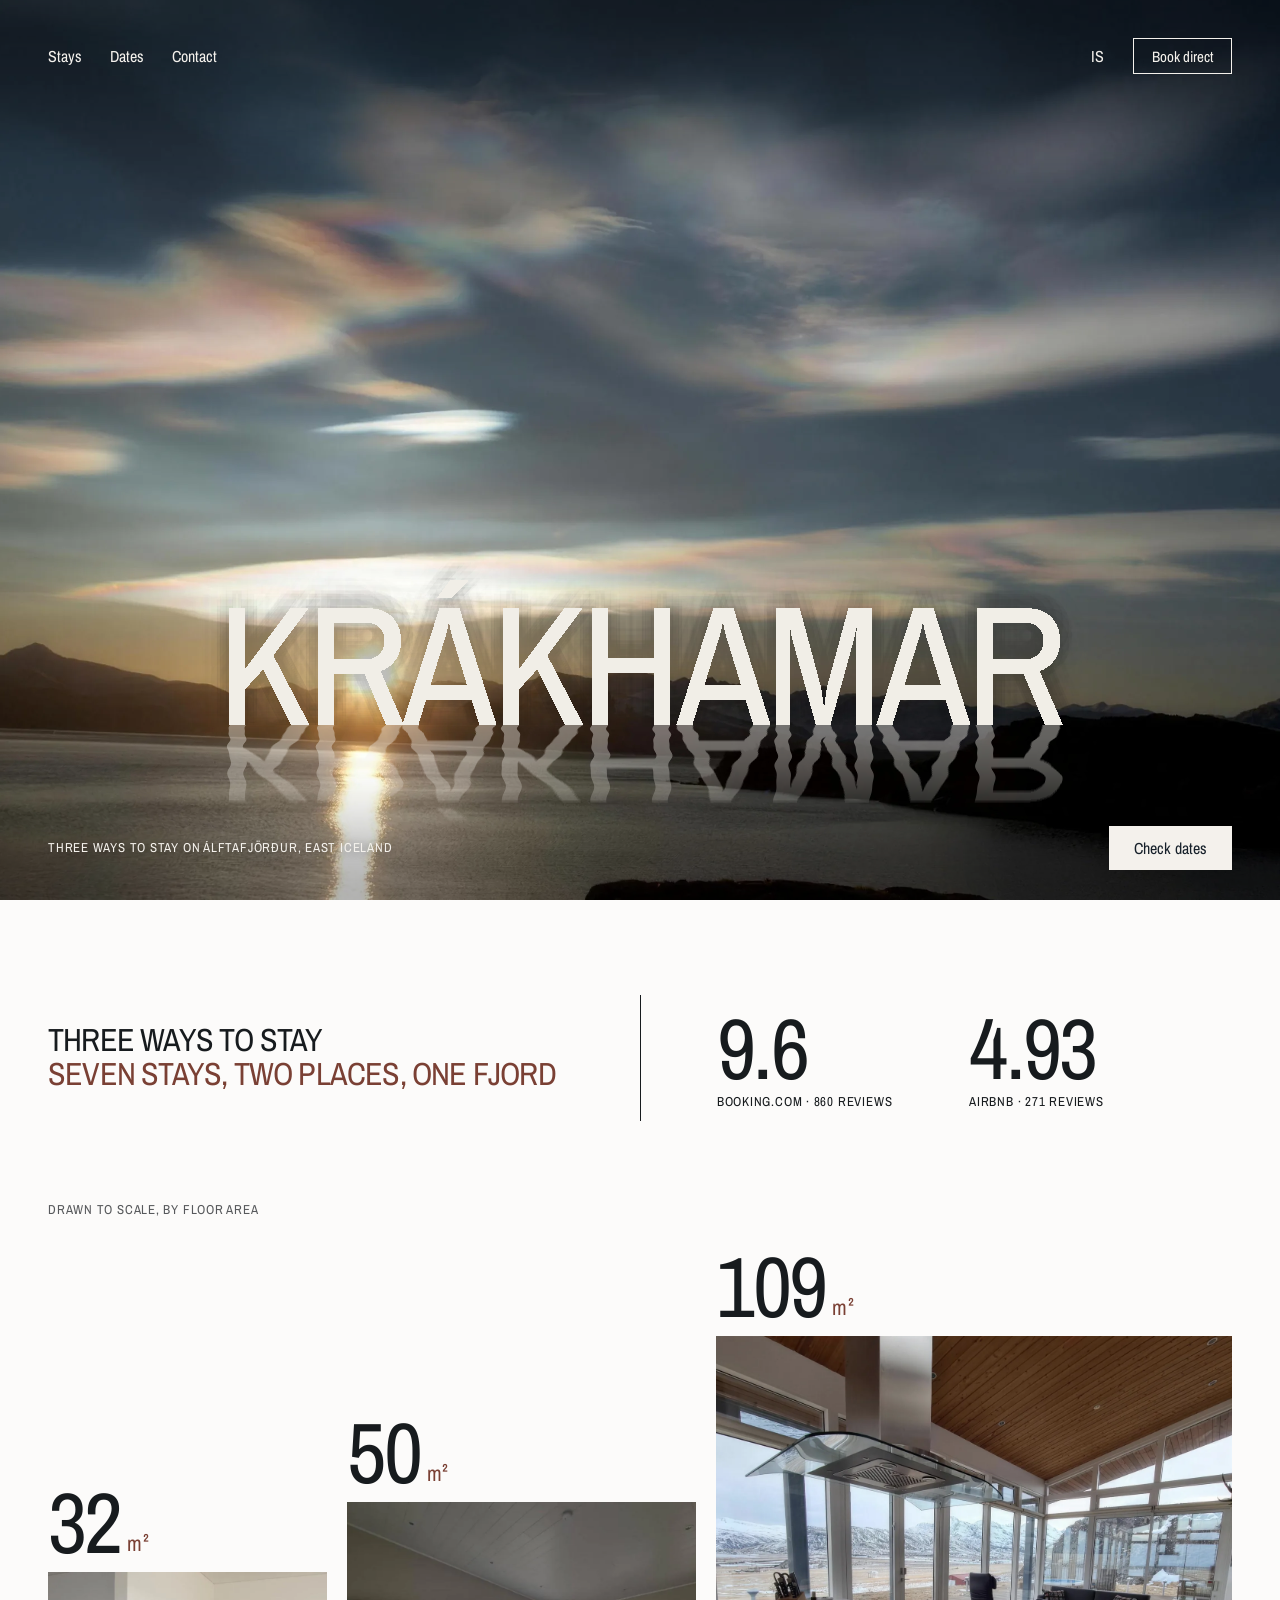
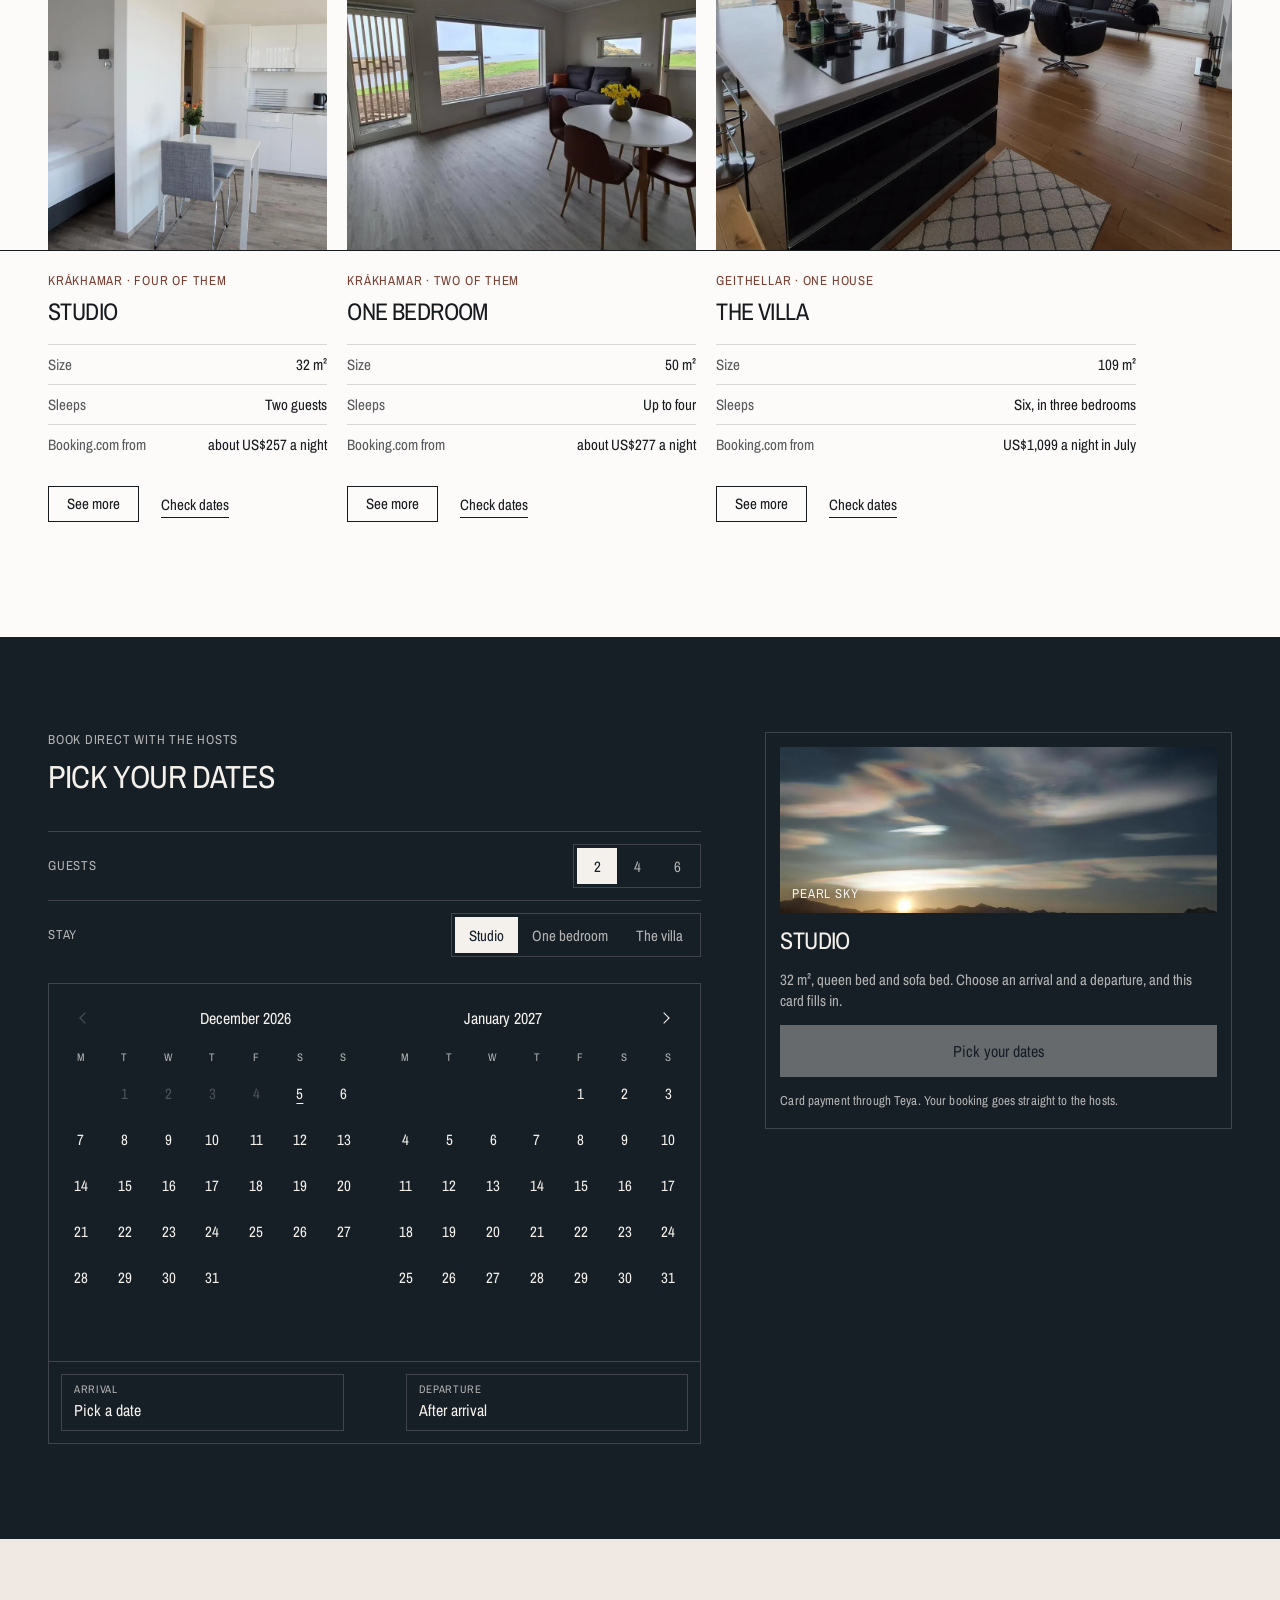
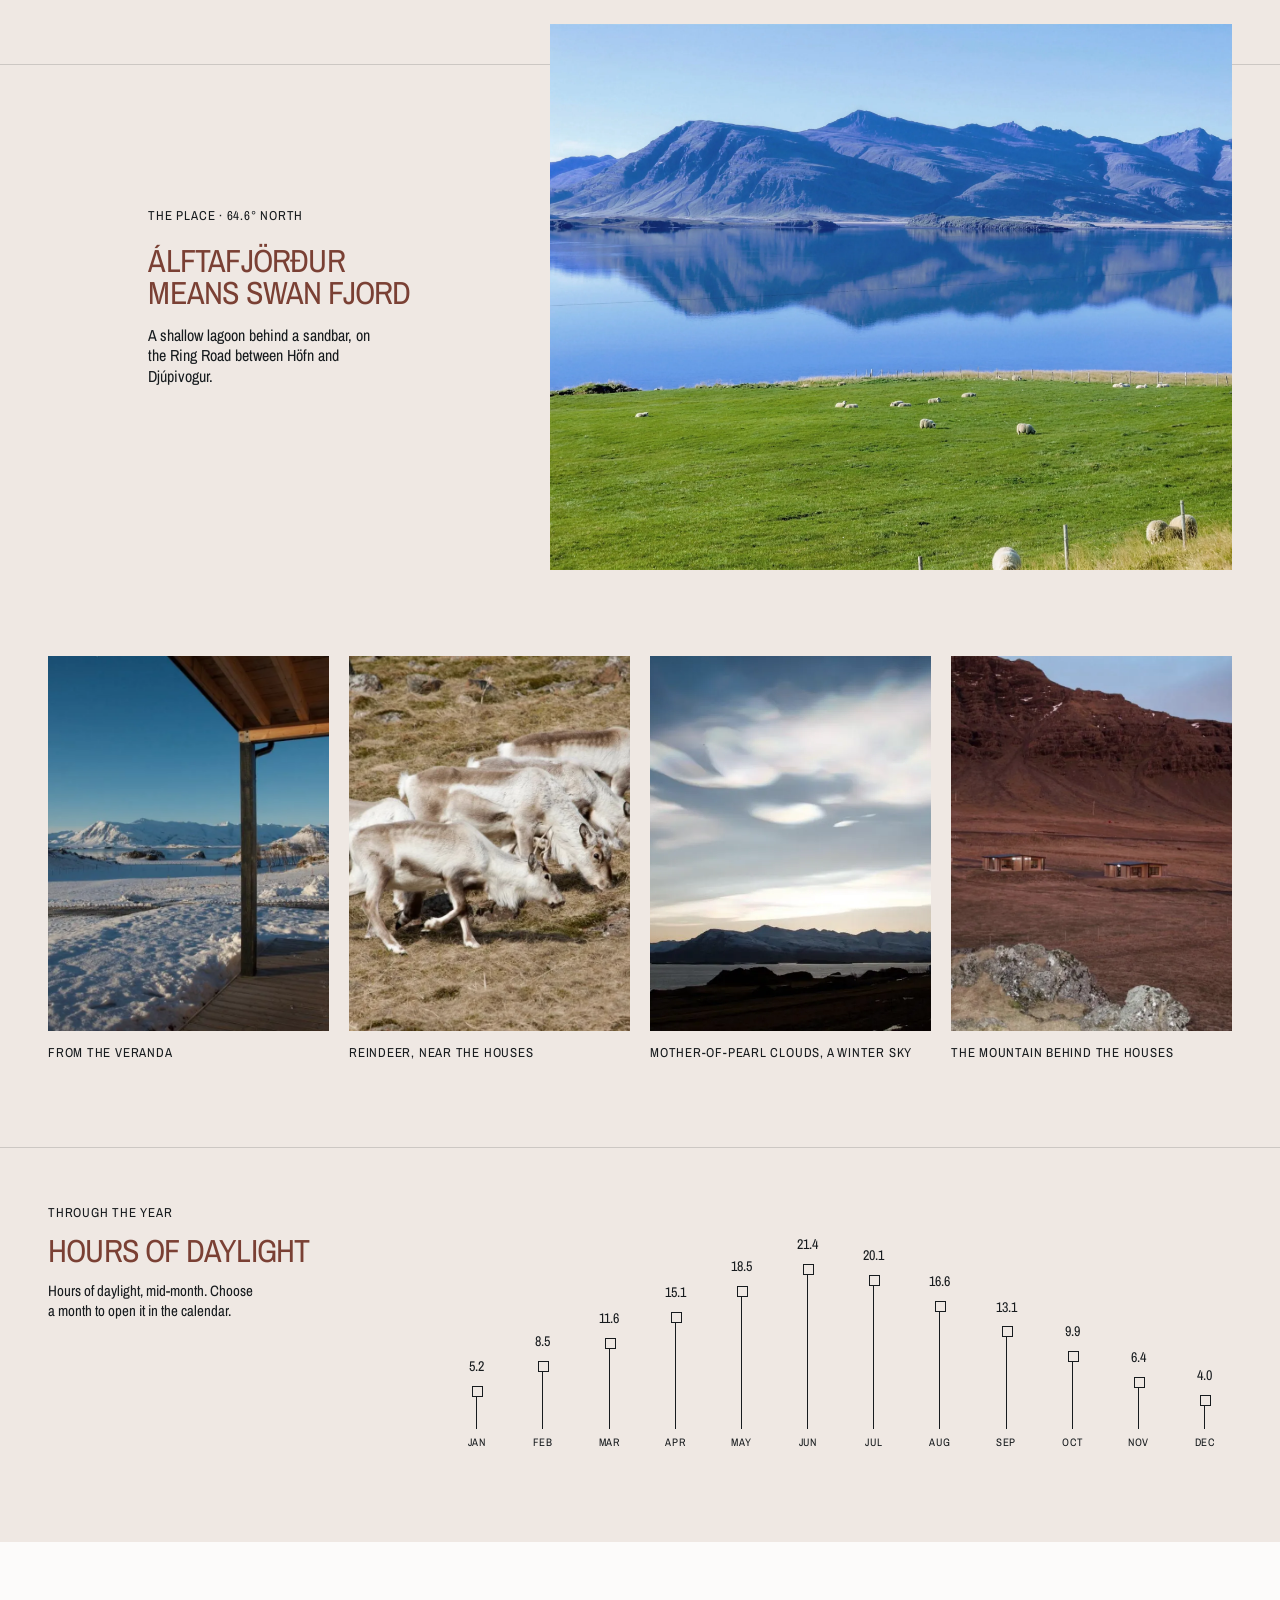
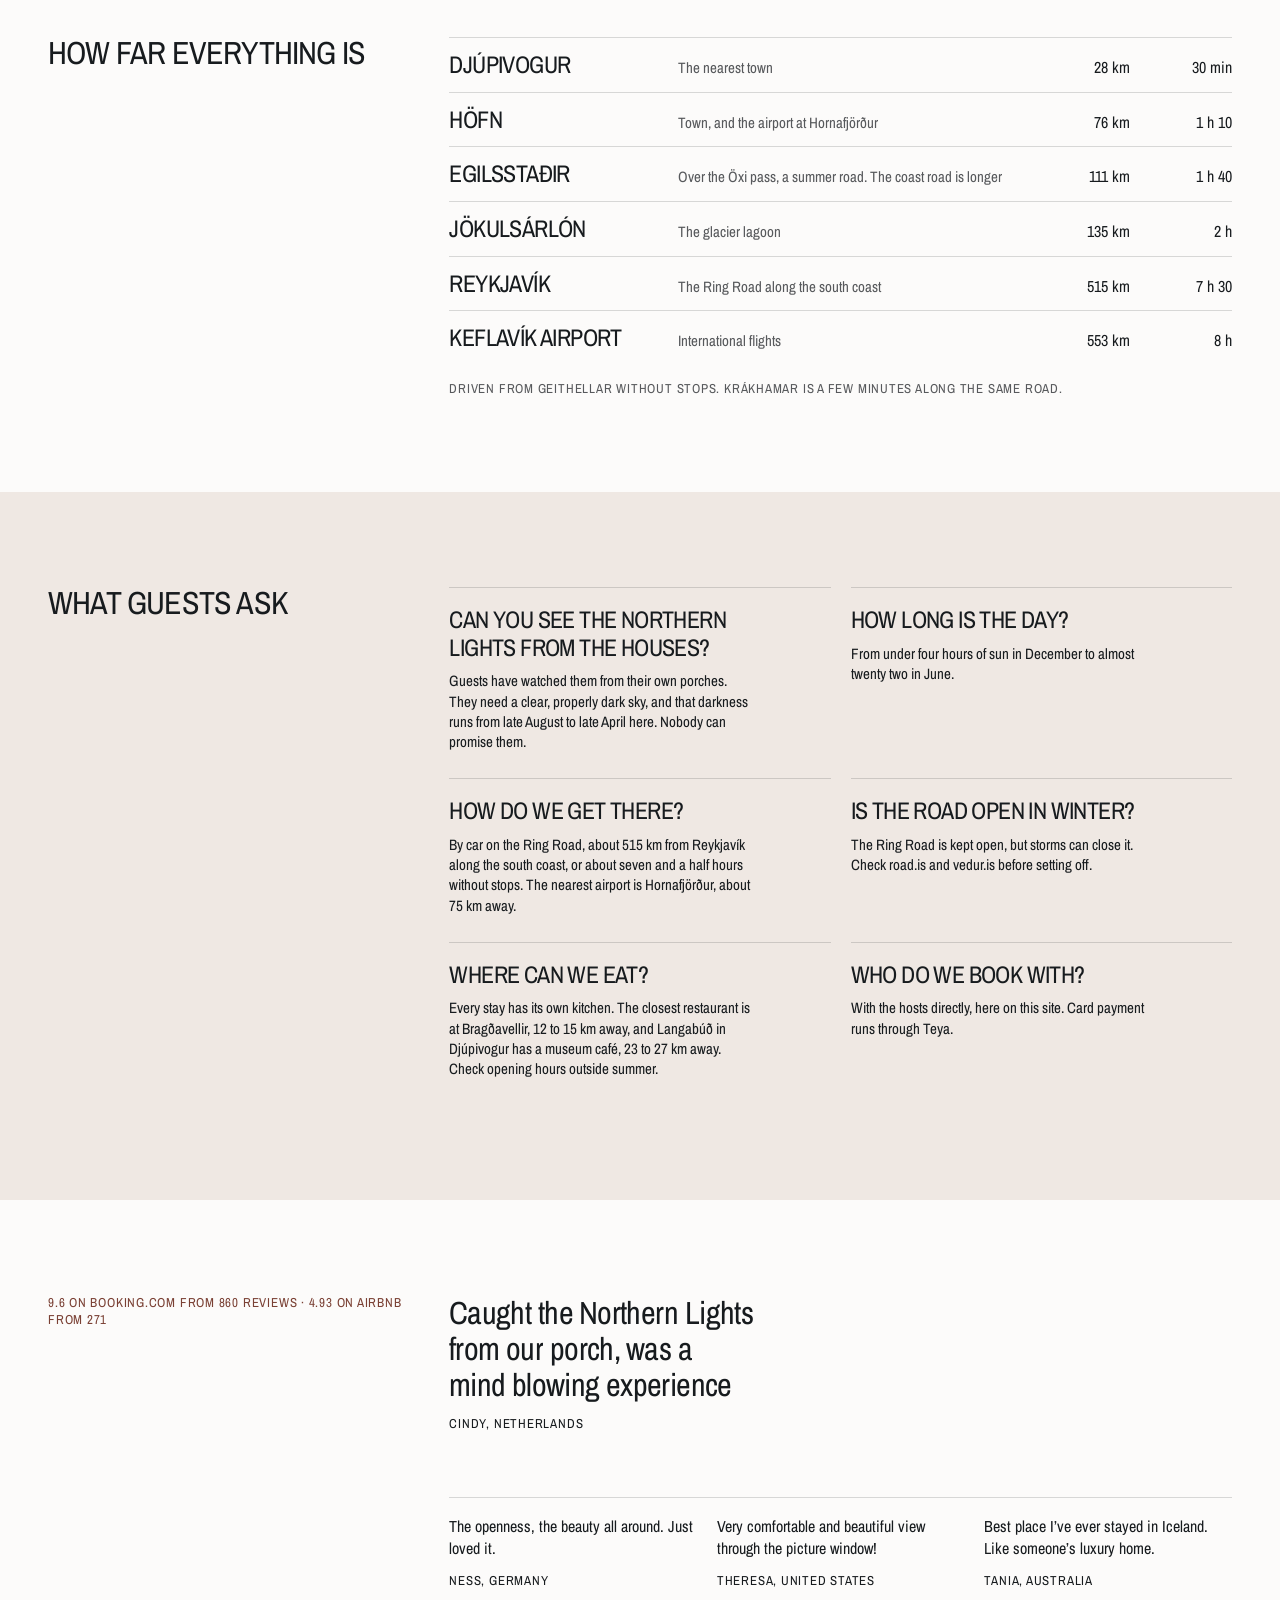
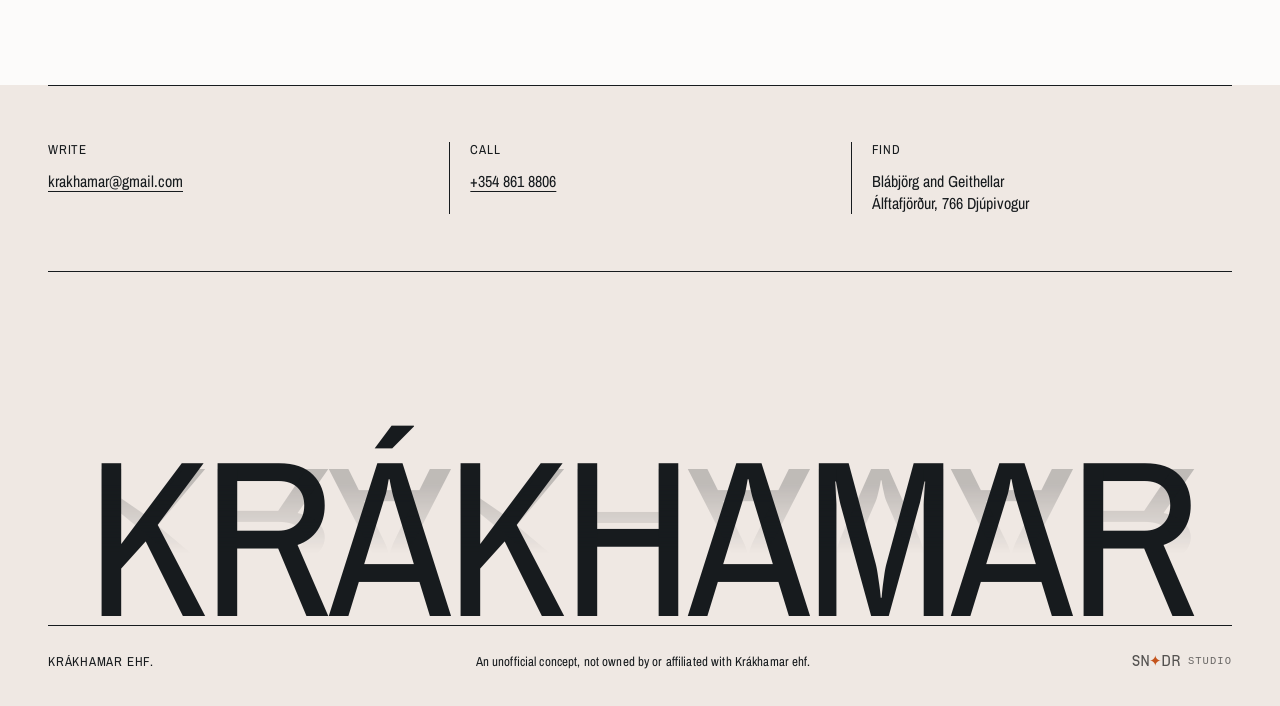
<file: index.html>
<!doctype html>
<html lang="en" data-r="" data-page="home">
<head>
<meta charset="utf-8">
<meta name="viewport" content="width=device-width, initial-scale=1, viewport-fit=cover">
<meta name="robots" content="noindex, nofollow">
<title>Krákhamar and Geithellar, stays on Álftafjörður, East Iceland</title>
<meta name="description" content="Six apartments at Blábjörg and the Geithellar villa on Álftafjörður, between Höfn and Djúpivogur in East Iceland. Book direct with the hosts.">
<meta name="theme-color" content="#16202A">
<link rel="alternate" hreflang="en" href="https://sindrimar02.github.io/krakhamar-preview/"><link rel="alternate" hreflang="is" href="https://sindrimar02.github.io/krakhamar-preview/is/">
<!-- Design preview by SNDR Studio for Krákhamar ehf. Photographs are the property's own, from its public listings. -->
<script>try{if(sessionStorage.getItem('kh-wipe')&&!matchMedia('(prefers-reduced-motion: reduce)').matches){document.documentElement.classList.add('kh-in');setTimeout(function(){document.documentElement.classList.remove('kh-in')},3000)}sessionStorage.removeItem('kh-wipe')}catch(e){}</script>
<script src="assets/vendor/focus-guard.js"></script>
<link rel="preload" href="assets/fonts/ArchivoNarrow-Regular.woff2" as="font" type="font/woff2" crossorigin>
<link rel="preload" href="assets/img/pearl.webp" as="image" media="(min-width:761px)"><link rel="preload" href="assets/img/pearl-s.webp" as="image" media="(max-width:760px)">
<link rel="stylesheet" href="assets/vendor/focus-guard.css">
<link rel="stylesheet" href="css/badge.css">
<link rel="stylesheet" href="css/site.css">
<link rel="icon" href="assets/img/favicon-32.png" type="image/png" sizes="32x32">
<link rel="icon" href="assets/img/favicon.svg" type="image/svg+xml">
<link rel="apple-touch-icon" href="assets/img/apple-touch-icon.png">
<script type="application/ld+json">{"@context":"https://schema.org","@graph":[{"@type":"LodgingBusiness","name":"Krákhamar","telephone":"+3548618806","email":"krakhamar@gmail.com","address":{"@type":"PostalAddress","addressLocality":"Djúpivogur","postalCode":"766","addressCountry":"IS"},"geo":{"@type":"GeoCoordinates","latitude":64.59,"longitude":-14.58},"url":"https://sindrimar02.github.io/krakhamar-preview/","inLanguage":"en"},{"@type":"FAQPage","mainEntity":[{"@type":"Question","name":"Can you see the northern lights from the houses?","acceptedAnswer":{"@type":"Answer","text":"Guests have watched them from their own porches. They need a clear, properly dark sky, and that darkness runs from late August to late April here. Nobody can promise them."}},{"@type":"Question","name":"How long is the day?","acceptedAnswer":{"@type":"Answer","text":"From under four hours of sun in December to almost twenty two in June."}},{"@type":"Question","name":"How do we get there?","acceptedAnswer":{"@type":"Answer","text":"By car on the Ring Road, about 515 km from Reykjavík along the south coast, or about seven and a half hours without stops. The nearest airport is Hornafjörður, about 75 km away."}},{"@type":"Question","name":"Is the road open in winter?","acceptedAnswer":{"@type":"Answer","text":"The Ring Road is kept open, but storms can close it. Check road.is and vedur.is before setting off."}},{"@type":"Question","name":"Where can we eat?","acceptedAnswer":{"@type":"Answer","text":"Every stay has its own kitchen. The closest restaurant is at Bragðavellir, 12 to 15 km away, and Langabúð in Djúpivogur has a museum café, 23 to 27 km away. Check opening hours outside summer."}},{"@type":"Question","name":"Who do we book with?","acceptedAnswer":{"@type":"Answer","text":"With the hosts directly, here on this site. Card payment runs through Teya."}}]}]}</script>
</head>
<body>
<a class="skip" href="#main">Skip to the content</a>
<div class="wipe" id="wipe" aria-hidden="true"><i></i><i></i><i></i><i></i><i></i><i></i><i></i><i></i><i></i><i></i><i></i><i></i><i></i><i></i></div>
<div class="progress" id="progress" aria-hidden="true"></div>
<header class="hdr" id="hdr">
  <div class="hdr-shell">
    <nav class="hdr-links" aria-label="Main"><a href="#stays">Stays</a><a href="#book">Dates</a><a href="#contact">Contact</a></nav>
    <a class="hdr-brand" href="./" aria-label="Krákhamar, home">
      <span class="hdr-name" translate="no">Krákhamar</span>
      <span class="hdr-place">Álftafjörður · East Iceland</span>
    </a>
    <div class="hdr-act">
      <span class="hdr-chip" id="chip" hidden></span>
      <a class="lang" href="is/" hreflang="is" lang="is" aria-label="Íslenska">IS</a>
      <a class="btn btn--sm" href="#book">Book direct</a>
      <button class="burger" id="burger" type="button" aria-label="Open menu" aria-expanded="false" aria-controls="menu"><i></i><i></i></button>
    </div>
  </div>
</header>
<div class="menu" id="menu" tabindex="-1" hidden aria-label="Menu" role="dialog" aria-modal="true">
  <nav aria-label="Menu"><a href="#stays">Stays</a><a href="#book">Dates</a><a href="#contact">Contact</a></nav>
  <p class="meta menu-foot"><span>krakhamar@gmail.com<br>+354 861 8806</span><a class="menu-lang" href="is/" hreflang="is" lang="is">Íslenska</a></p>
</div>
<main id="main">
<section class="hero" id="top" aria-label="Krákhamar on Álftafjörður">
  <div class="stage" id="stage">
    <img class="poster" id="poster" src="assets/img/pearl-s.webp" alt="Mother-of-pearl clouds over Álftafjörður at sunset, from Krákhamar" fetchpriority="high">
    <canvas id="water" aria-hidden="true" data-word="KRÁKHAMAR" data-scene="pearl"></canvas>
    <div class="stage-ui">
      <h1 class="wm" id="wm" translate="no">Krákhamar</h1>
      <div class="foot" id="foot"><p class="meta foot-meta">Three ways to stay on Álftafjörður, East Iceland</p><a class="btn btn--on" href="#book">Check dates</a></div>
    </div>
  </div>
</section>
<section class="intro" id="stays">
  <h2 class="intro-h"><span data-line>Three ways to stay</span><span class="acc" data-line>Seven stays, two places, one fjord</span></h2>
  <dl class="intro-proof">
    <div><dt class="meta">Booking.com · 860 reviews</dt><dd>9.6</dd></div>
    <div><dt class="meta">Airbnb · 271 reviews</dt><dd>4.93</dd></div>
  </dl>
</section>
<section class="ways" aria-label="The three stays, drawn to scale">
  <p class="meta ways-key">Drawn to scale, by floor area</p>
  <div class="ways-grid"><span class="ways-line" aria-hidden="true"></span>
<article class="way way--studio" style="--m:0.5418">
  <div class="way-stage">
    <p class="way-num" aria-hidden="true"><span><b>32</b><small>m²</small></span></p>
    <a class="way-photo" href="studio/" tabindex="-1" aria-hidden="true"><img src="assets/img/p-s-1.webp" alt="Studio with bed, table and white kitchenette" loading="lazy"></a>
  </div>
  <div class="way-t">
    <p class="meta">Krákhamar · four of them</p>
    <h3 class="way-name">Studio</h3>
    <dl class="spec"><div><dt>Size</dt><dd>32 m²</dd></div><div><dt>Sleeps</dt><dd>Two guests</dd></div><div><dt>Booking.com from</dt><dd>about US$257 a night</dd></div></dl>
    <p class="lnks"><a class="btn btn--sm" href="studio/" aria-label="See more: Studio">See more</a><a class="lnk" href="#book" data-unit="studio">Check dates</a></p>
  </div>
</article>
<article class="way way--apt" style="--m:0.6773">
  <div class="way-stage">
    <p class="way-num" aria-hidden="true"><span><b>50</b><small>m²</small></span></p>
    <a class="way-photo" href="one-bedroom/" tabindex="-1" aria-hidden="true"><img src="assets/img/p-o-living.webp" alt="Living room with dining table, sofa and windows onto the fjord" loading="lazy"></a>
  </div>
  <div class="way-t">
    <p class="meta">Krákhamar · two of them</p>
    <h3 class="way-name">One bedroom</h3>
    <dl class="spec"><div><dt>Size</dt><dd>50 m²</dd></div><div><dt>Sleeps</dt><dd>Up to four</dd></div><div><dt>Booking.com from</dt><dd>about US$277 a night</dd></div></dl>
    <p class="lnks"><a class="btn btn--sm" href="one-bedroom/" aria-label="See more: One bedroom">See more</a><a class="lnk" href="#book" data-unit="apt">Check dates</a></p>
  </div>
</article>
<article class="way way--villa" style="--m:1.0000">
  <div class="way-stage">
    <p class="way-num" aria-hidden="true"><span><b>109</b><small>m²</small></span></p>
    <a class="way-photo" href="villa/" tabindex="-1" aria-hidden="true"><img src="assets/img/glass-gh.webp" alt="The Geithellar living room and kitchen, with a wall of glass to the fjord" loading="lazy"></a>
  </div>
  <div class="way-t">
    <p class="meta">Geithellar · one house</p>
    <h3 class="way-name">The villa</h3>
    <dl class="spec"><div><dt>Size</dt><dd>109 m²</dd></div><div><dt>Sleeps</dt><dd>Six, in three bedrooms</dd></div><div><dt>Booking.com from</dt><dd>US$1,099 a night in July</dd></div></dl>
    <p class="lnks"><a class="btn btn--sm" href="villa/" aria-label="See more: The villa">See more</a><a class="lnk" href="#book" data-unit="villa">Check dates</a></p>
  </div>
</article>
  </div>
</section>
<section class="book" id="book" data-units="studio apt villa">
  <div class="book-l">
    <p class="meta">Book direct with the hosts</p>
    <h2 class="book-h">Pick your dates</h2>
    <div class="book-row"><span class="meta" id="bkWho">Guests</span><div class="seg seg--tray seg--dark" id="party" role="radiogroup" aria-labelledby="bkWho"><span class="seg-pill" aria-hidden="true"></span><button type="button" role="radio" data-v="2">2</button><button type="button" role="radio" data-v="4">4</button><button type="button" role="radio" data-v="6">6</button></div></div>
    <div class="book-row"><span class="meta" id="bkStay">Stay</span><div class="seg seg--tray seg--dark" id="unit" role="radiogroup" aria-labelledby="bkStay"><span class="seg-pill" aria-hidden="true"></span><button type="button" role="radio" data-v="studio">Studio</button><button type="button" role="radio" data-v="apt">One bedroom</button><button type="button" role="radio" data-v="villa">The villa</button></div></div>
    <div class="cal" id="cal"></div>
  </div>
  <aside class="read" id="read" aria-live="polite">
    <div class="read-sky"><img id="readSky" src="assets/img/pearl-s.webp" alt=""><span class="meta" id="readScene"></span></div>
    <h3 id="readName"></h3>
    <p class="read-sub" id="readSub"></p>
    <dl class="read-dl" id="readDl" hidden>
      <div><dt class="meta">Daylight</dt><dd id="rDay"></dd></div>
      <div><dt class="meta">Sun</dt><dd id="rSun"></dd></div>
      <div><dt class="meta">Dark</dt><dd id="rDark"></dd></div>
      <div><dt class="meta">Moon</dt><dd id="rMoon"></dd></div>
      <div><dt class="meta">Booking.com today</dt><dd id="rPrice"></dd></div>
    </dl>
    <form id="req" class="req" hidden novalidate>
      <label><span class="meta">Name</span><input name="name" autocomplete="name" required></label>
      <label><span class="meta">Email</span><input name="email" type="email" autocomplete="email" spellcheck="false" required></label>
      <p class="req-err" id="reqErr" role="alert"></p>
    </form>
    <button class="go" id="go" type="button" disabled><span id="goT"></span></button>
    <p class="meta read-foot" id="readFoot">Card payment through Teya. Your booking goes straight to the hosts.</p>
  </aside>
</section>
<section id="place" class="feat tint">
  <figure class="feat-img" data-rise><img src="assets/img/still.webp" alt="Still water and blue mountains on Álftafjörður" loading="lazy"></figure>
  <div class="feat-t"><p class="meta">The place · 64.6° north</p><h2 class="feat-h">Álftafjörður means Swan Fjord</h2><p>A shallow lagoon behind a sandbar, on the Ring Road between Höfn and Djúpivogur.</p></div>
</section>
<section class="four tint">
  <figure><div class="four-img" data-rise><img src="assets/img/snowview.webp" alt="Snow and blue mountains through the veranda of an apartment" loading="lazy"></div><figcaption class="meta">From the veranda</figcaption></figure><figure><div class="four-img" data-rise><img src="assets/img/reindeer.webp" alt="Reindeer grazing near the houses" loading="lazy"></div><figcaption class="meta">Reindeer, near the houses</figcaption></figure><figure><div class="four-img" data-rise><img src="assets/img/nacre2.webp" alt="Mother-of-pearl clouds above the fjord" loading="lazy"></div><figcaption class="meta">Mother-of-pearl clouds, a winter sky</figcaption></figure><figure><div class="four-img" data-rise><img src="assets/img/red.webp" alt="Rust-red mountain above two low houses" loading="lazy"></div><figcaption class="meta">The mountain behind the houses</figcaption></figure>
</section>
<section class="light tint">
  <div class="light-t"><p class="meta">Through the year</p><h2 class="feat-h">Hours of daylight</h2><p class="year-note">Hours of daylight, mid-month. Choose a month to open it in the calendar.</p></div>
  <div class="year" id="year" role="group" aria-label="Hours of daylight by month. Choose a month to see it in the booking calendar."></div>
</section>
<section class="rows road">
  <h2 class="rows-h">How far everything is</h2>
  <div class="rows-b"><ol class="road-list"><li><span class="road-n">Djúpivogur</span><span class="road-d">The nearest town</span><span class="road-k">28 km</span><span class="road-t">30 min</span></li><li><span class="road-n">Höfn</span><span class="road-d">Town, and the airport at Hornafjörður</span><span class="road-k">76 km</span><span class="road-t">1 h 10</span></li><li><span class="road-n">Egilsstaðir</span><span class="road-d">Over the Öxi pass, a summer road. The coast road is longer</span><span class="road-k">111 km</span><span class="road-t">1 h 40</span></li><li><span class="road-n">Jökulsárlón</span><span class="road-d">The glacier lagoon</span><span class="road-k">135 km</span><span class="road-t">2 h</span></li><li><span class="road-n">Reykjavík</span><span class="road-d">The Ring Road along the south coast</span><span class="road-k">515 km</span><span class="road-t">7 h 30</span></li><li><span class="road-n">Keflavík Airport</span><span class="road-d">International flights</span><span class="road-k">553 km</span><span class="road-t">8 h</span></li></ol>
  <p class="meta light-note">Driven from Geithellar without stops. Krákhamar is a few minutes along the same road.</p></div>
</section>
<section class="rows qa tint">
  <h2 class="rows-h">What guests ask</h2>
  <dl class="qa-list"><div><dt>Can you see the northern lights from the houses?</dt><dd>Guests have watched them from their own porches. They need a clear, properly dark sky, and that darkness runs from late August to late April here. Nobody can promise them.</dd></div><div><dt>How long is the day?</dt><dd>From under four hours of sun in December to almost twenty two in June.</dd></div><div><dt>How do we get there?</dt><dd>By car on the Ring Road, about 515 km from Reykjavík along the south coast, or about seven and a half hours without stops. The nearest airport is Hornafjörður, about 75 km away.</dd></div><div><dt>Is the road open in winter?</dt><dd>The Ring Road is kept open, but storms can close it. Check road.is and vedur.is before setting off.</dd></div><div><dt>Where can we eat?</dt><dd>Every stay has its own kitchen. The closest restaurant is at Bragðavellir, 12 to 15 km away, and Langabúð in Djúpivogur has a museum café, 23 to 27 km away. Check opening hours outside summer.</dd></div><div><dt>Who do we book with?</dt><dd>With the hosts directly, here on this site. Card payment runs through Teya.</dd></div></dl>
</section>
<section class="guests" id="guests"><p class="meta">9.6 on Booking.com from 860 reviews · 4.93 on Airbnb from 271</p><blockquote class="q q-big" lang="en"><p data-words>Caught the Northern Lights from our porch, was a mind blowing experience</p><cite class="meta">Cindy, Netherlands</cite></blockquote><div class="q-row"><blockquote class="q " lang="en"><p>The openness, the beauty all around. Just loved it.</p><cite class="meta">Ness, Germany</cite></blockquote><blockquote class="q " lang="en"><p>Very comfortable and beautiful view through the picture window!</p><cite class="meta">Theresa, United States</cite></blockquote><blockquote class="q " lang="en"><p>Best place I’ve ever stayed in Iceland. Like someone’s luxury home.</p><cite class="meta">Tania, Australia</cite></blockquote></div></section>
</main>
<footer class="ft" id="contact">
  <div class="ft-grid">
    <div><p class="meta">Write</p><a href="mailto:krakhamar@gmail.com">krakhamar@gmail.com</a></div>
    <div><p class="meta">Call</p><a href="tel:+3548618806">+354 861 8806</a></div>
    <div><p class="meta">Find</p><p>Blábjörg and Geithellar<br>Álftafjörður, 766 Djúpivogur</p></div>
  </div>
  <div class="ft-mark" aria-hidden="true"><span>KRÁKHAMAR</span><span class="r">KRÁKHAMAR</span></div>
  <div class="ft-base meta"><span>Krákhamar ehf.</span><span class="ft-note">An unofficial concept, not owned by or affiliated with Krákhamar ehf.</span><a class="sndr-badge" href="https://sndrstudio.is" target="_blank" rel="noreferrer"
  aria-label="Hannað af SNDR Studio" data-logotype
  style="--sndr-ink:rgba(23,23,23,0.72);--sndr-ember:#C4531B">
  <span class="sndr-badge-mark">SN<span class="sndr-badge-star">✦</span>DR</span>
  <span class="sndr-badge-studio">STUDIO</span>
</a></div>
</footer>
<script src="assets/vendor/gsap.min.js"></script>
<script src="assets/vendor/ScrollTrigger.min.js"></script>
<script src="assets/vendor/lenis.min.js"></script>
<script src="assets/vendor/staypicker.js"></script>
<script src="js/water.js"></script>
<script src="js/site.js"></script>
</body>
</html>
</file>
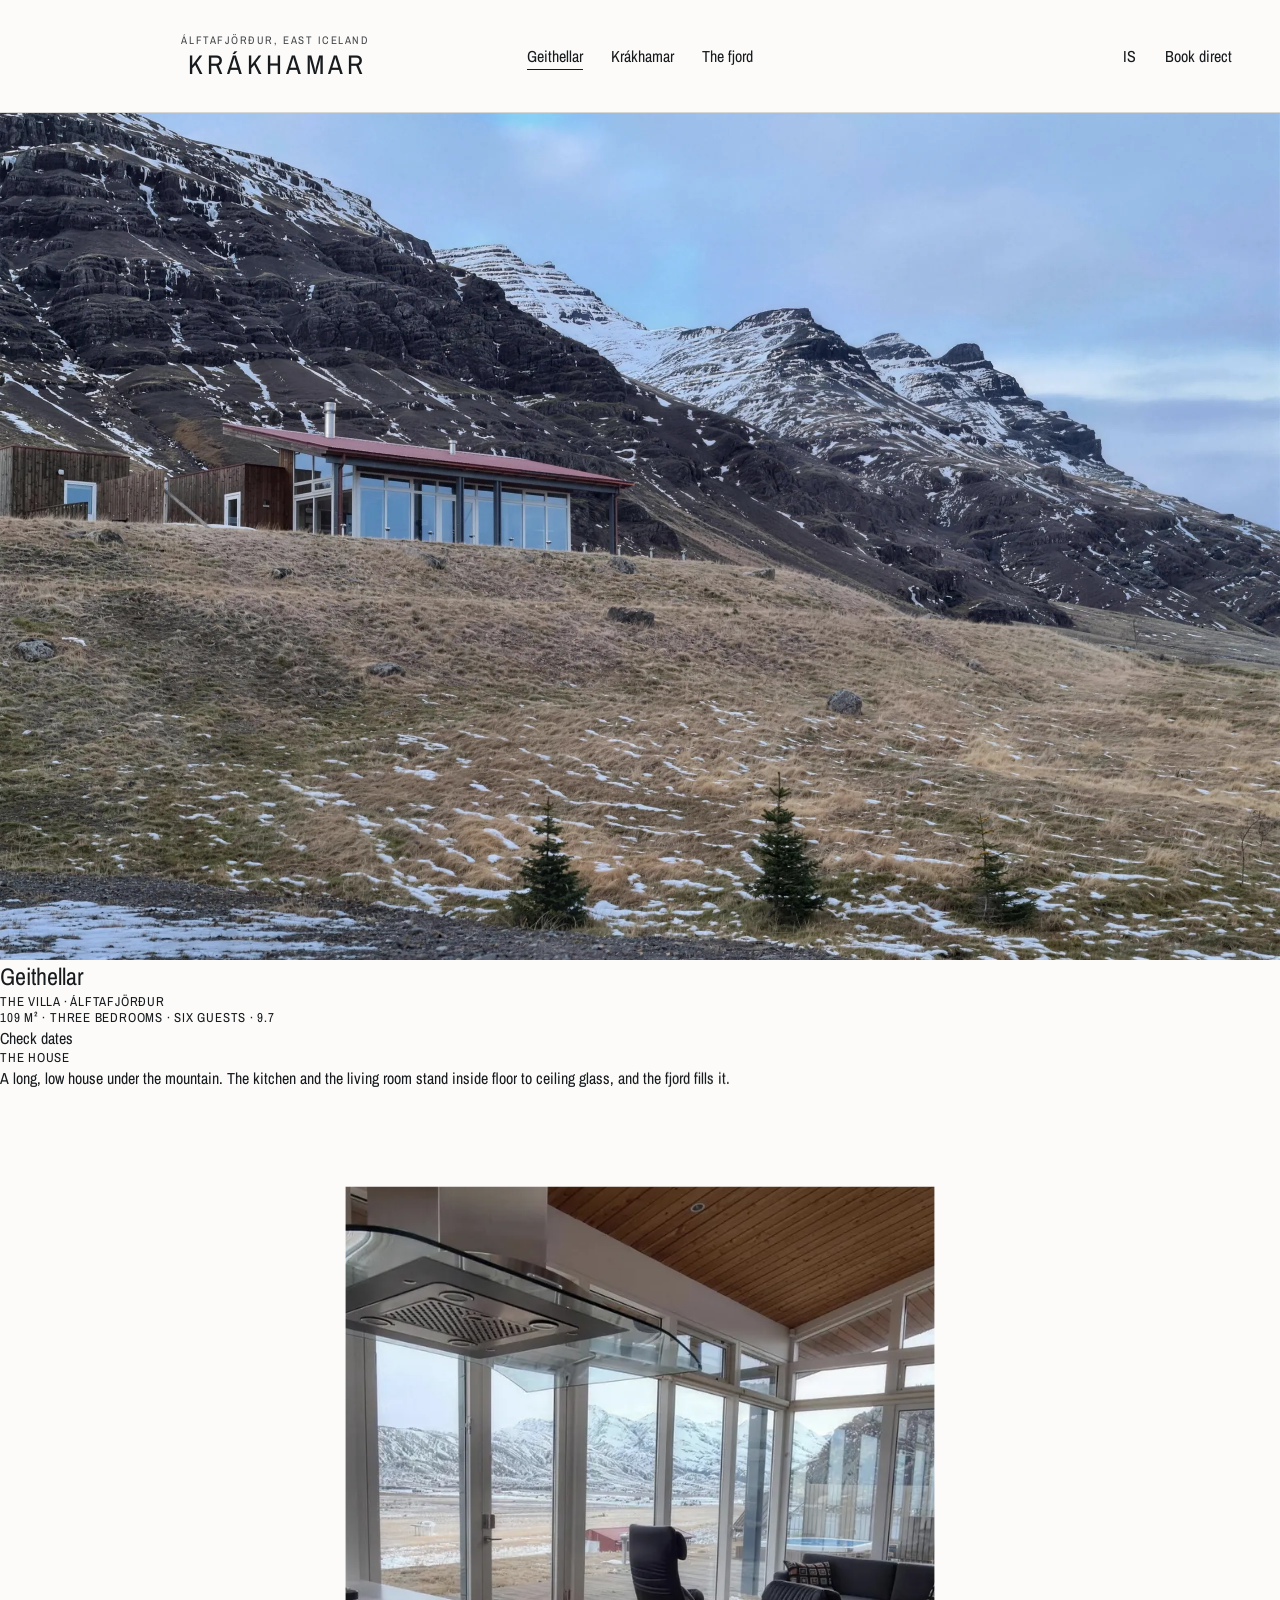
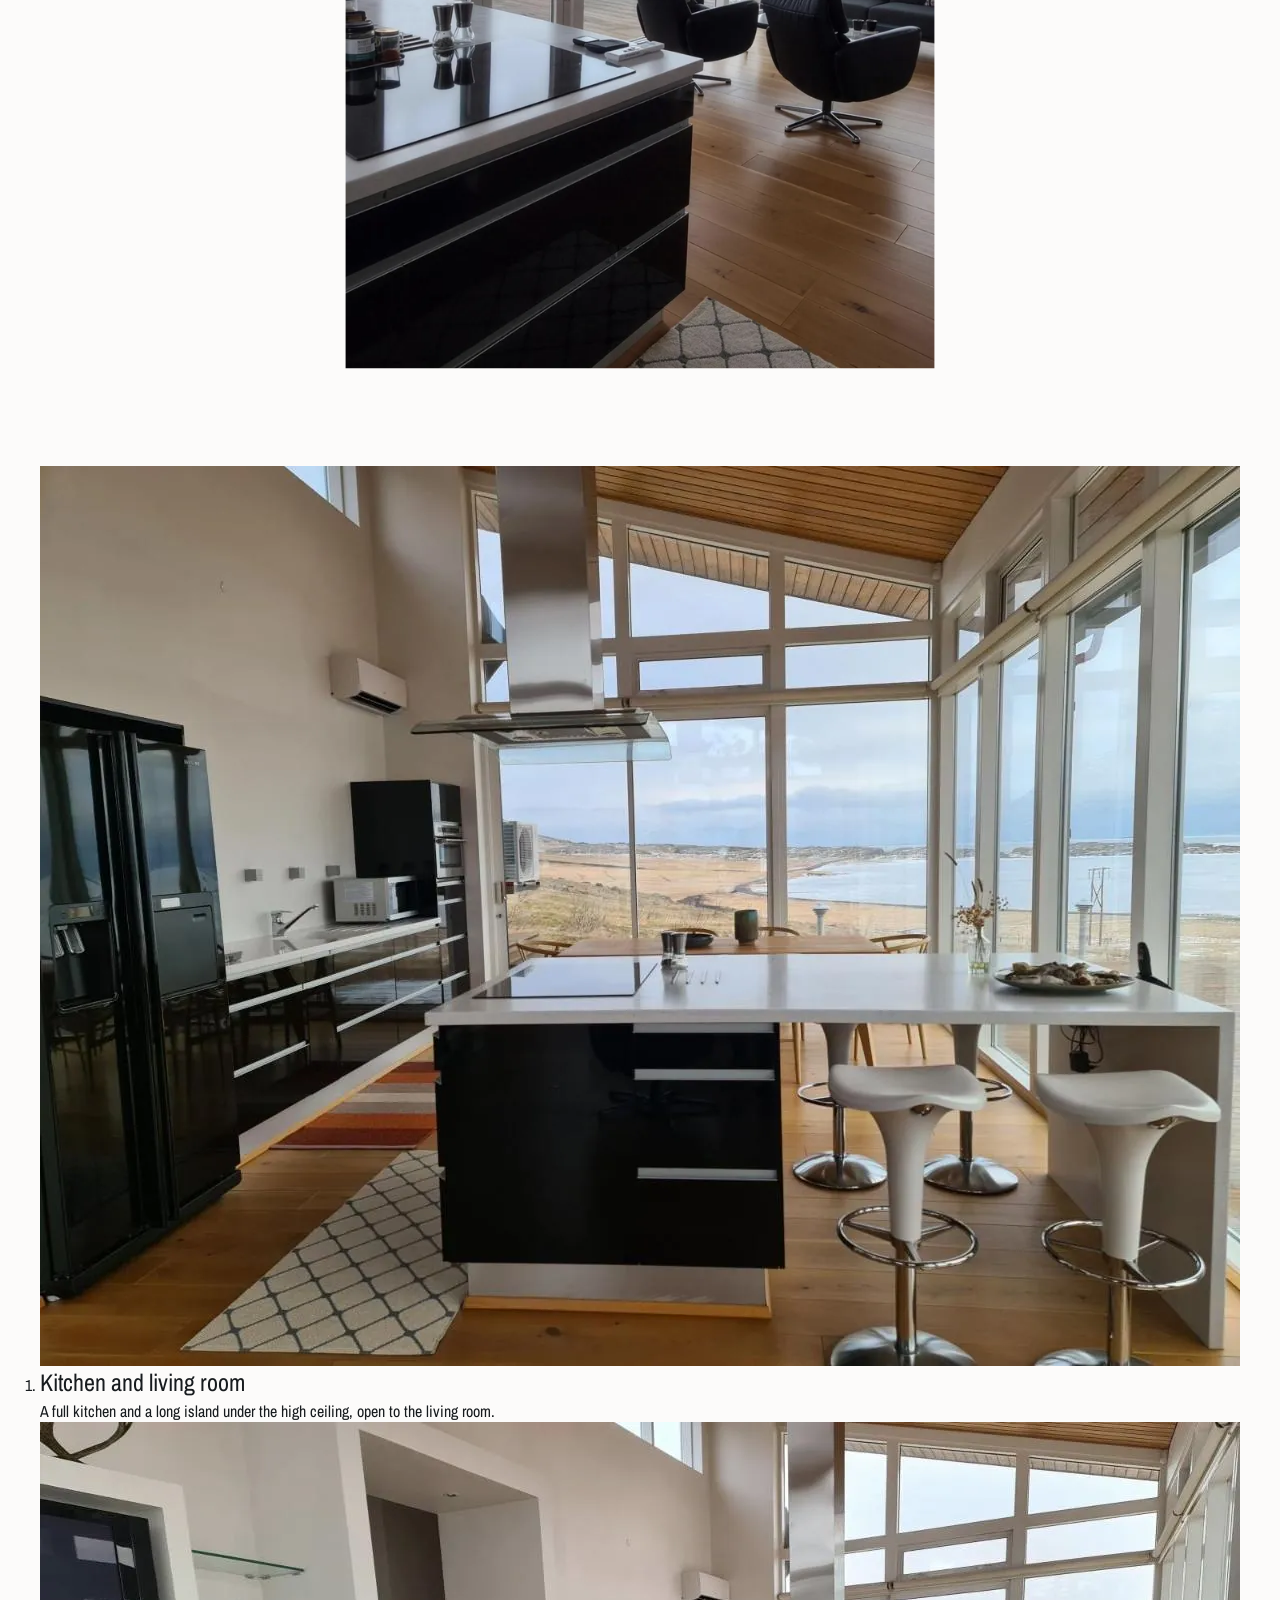
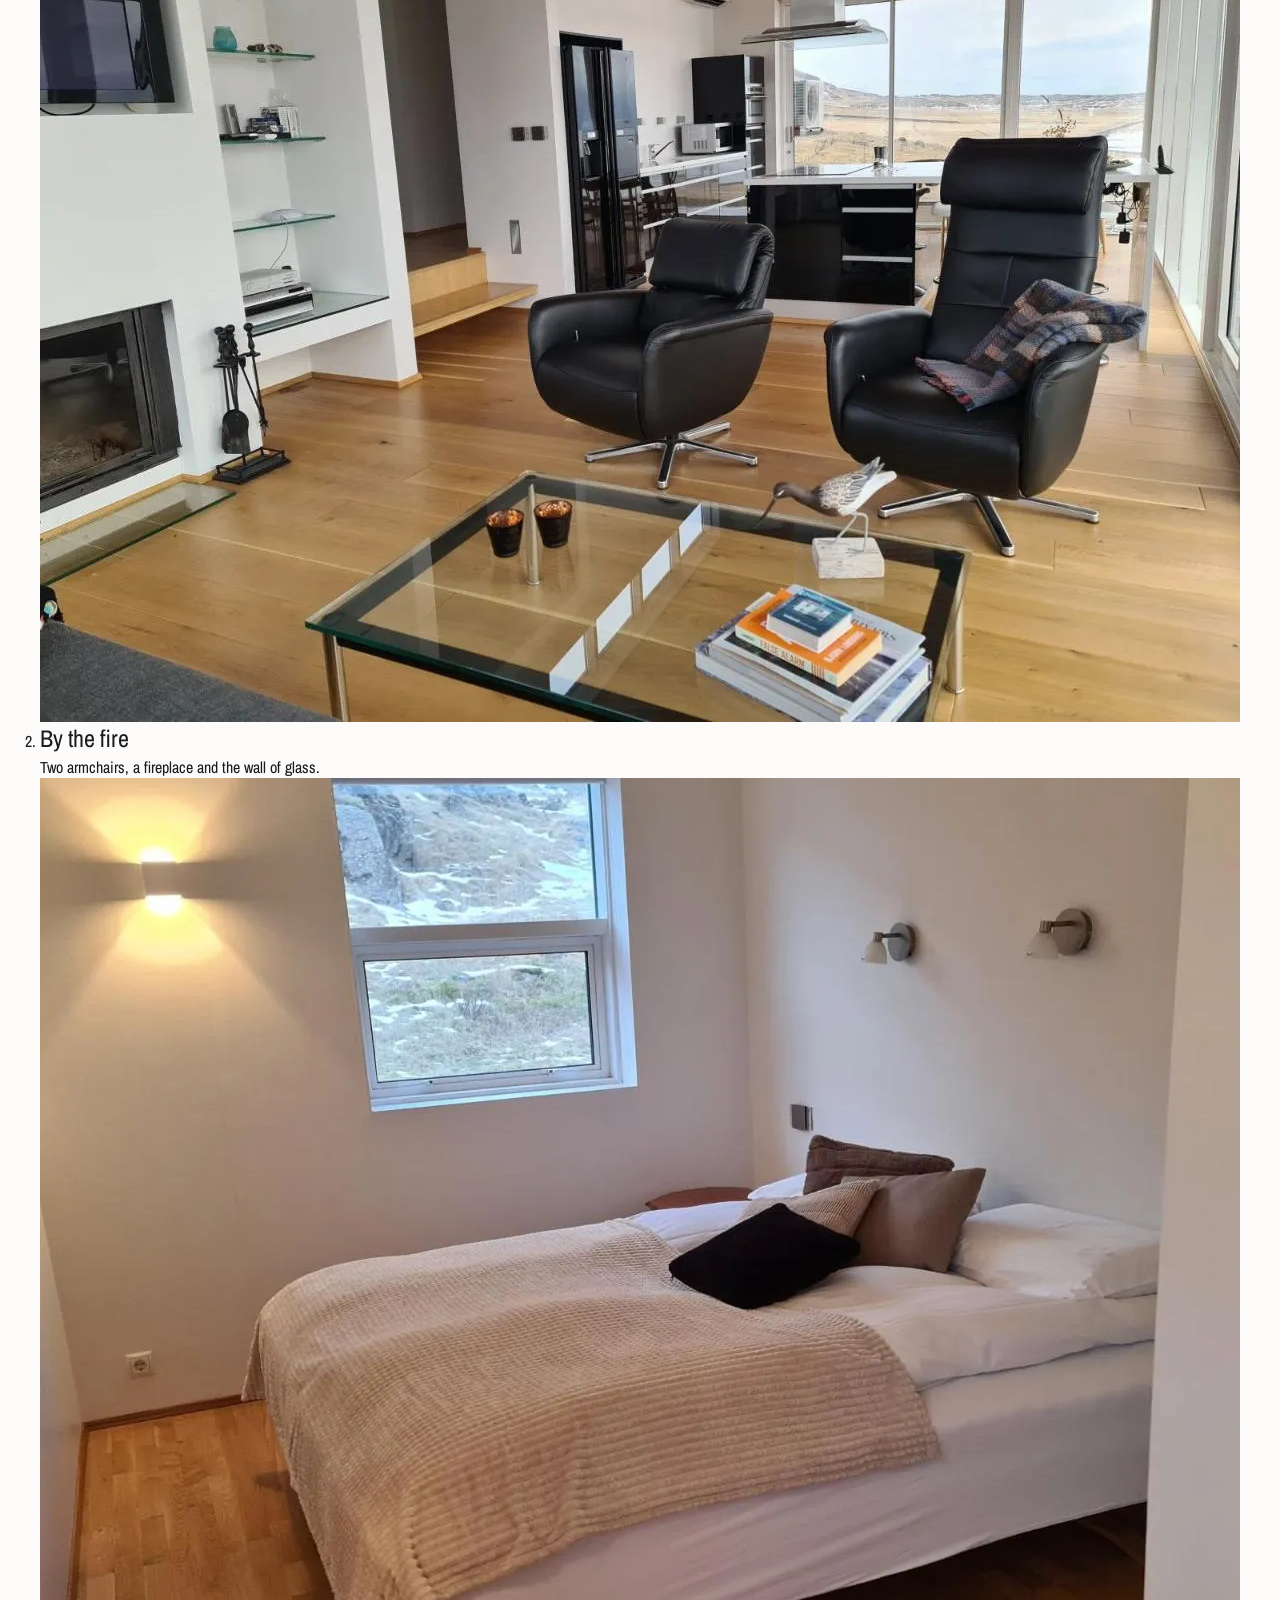
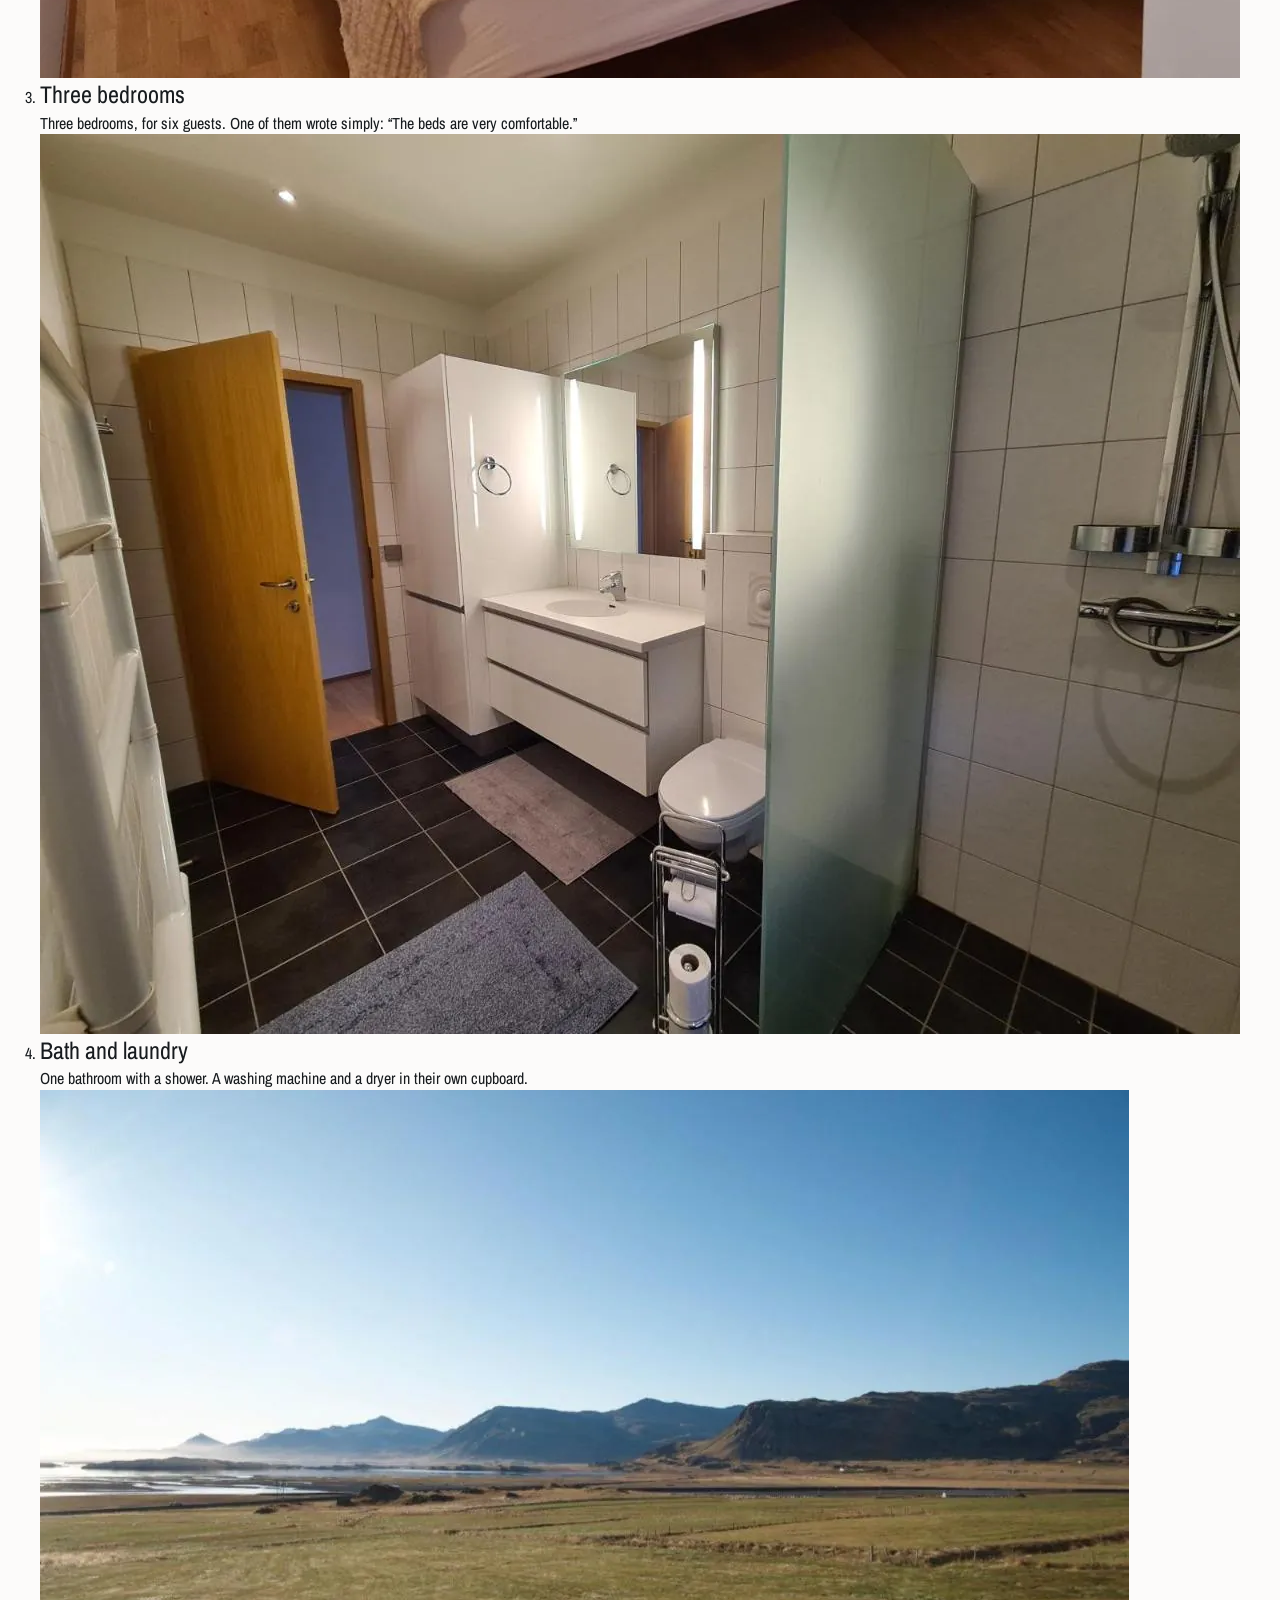
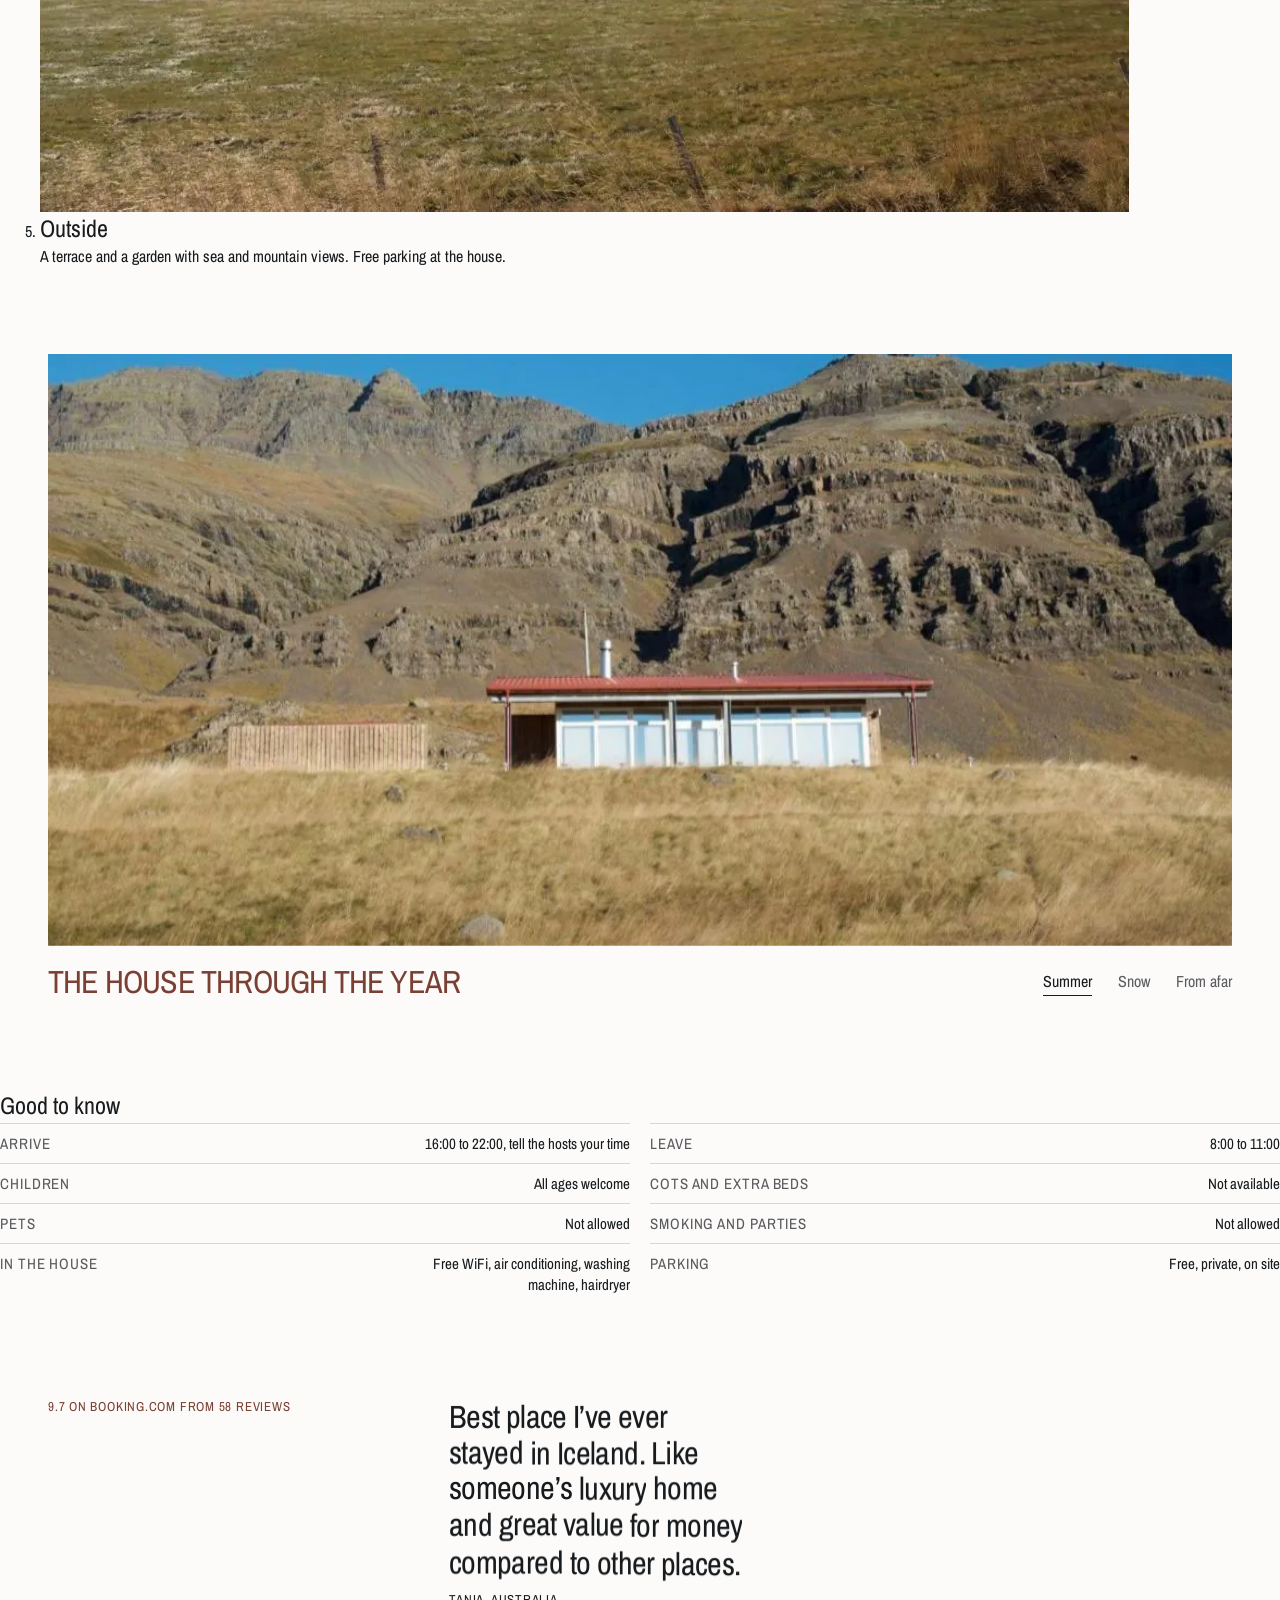
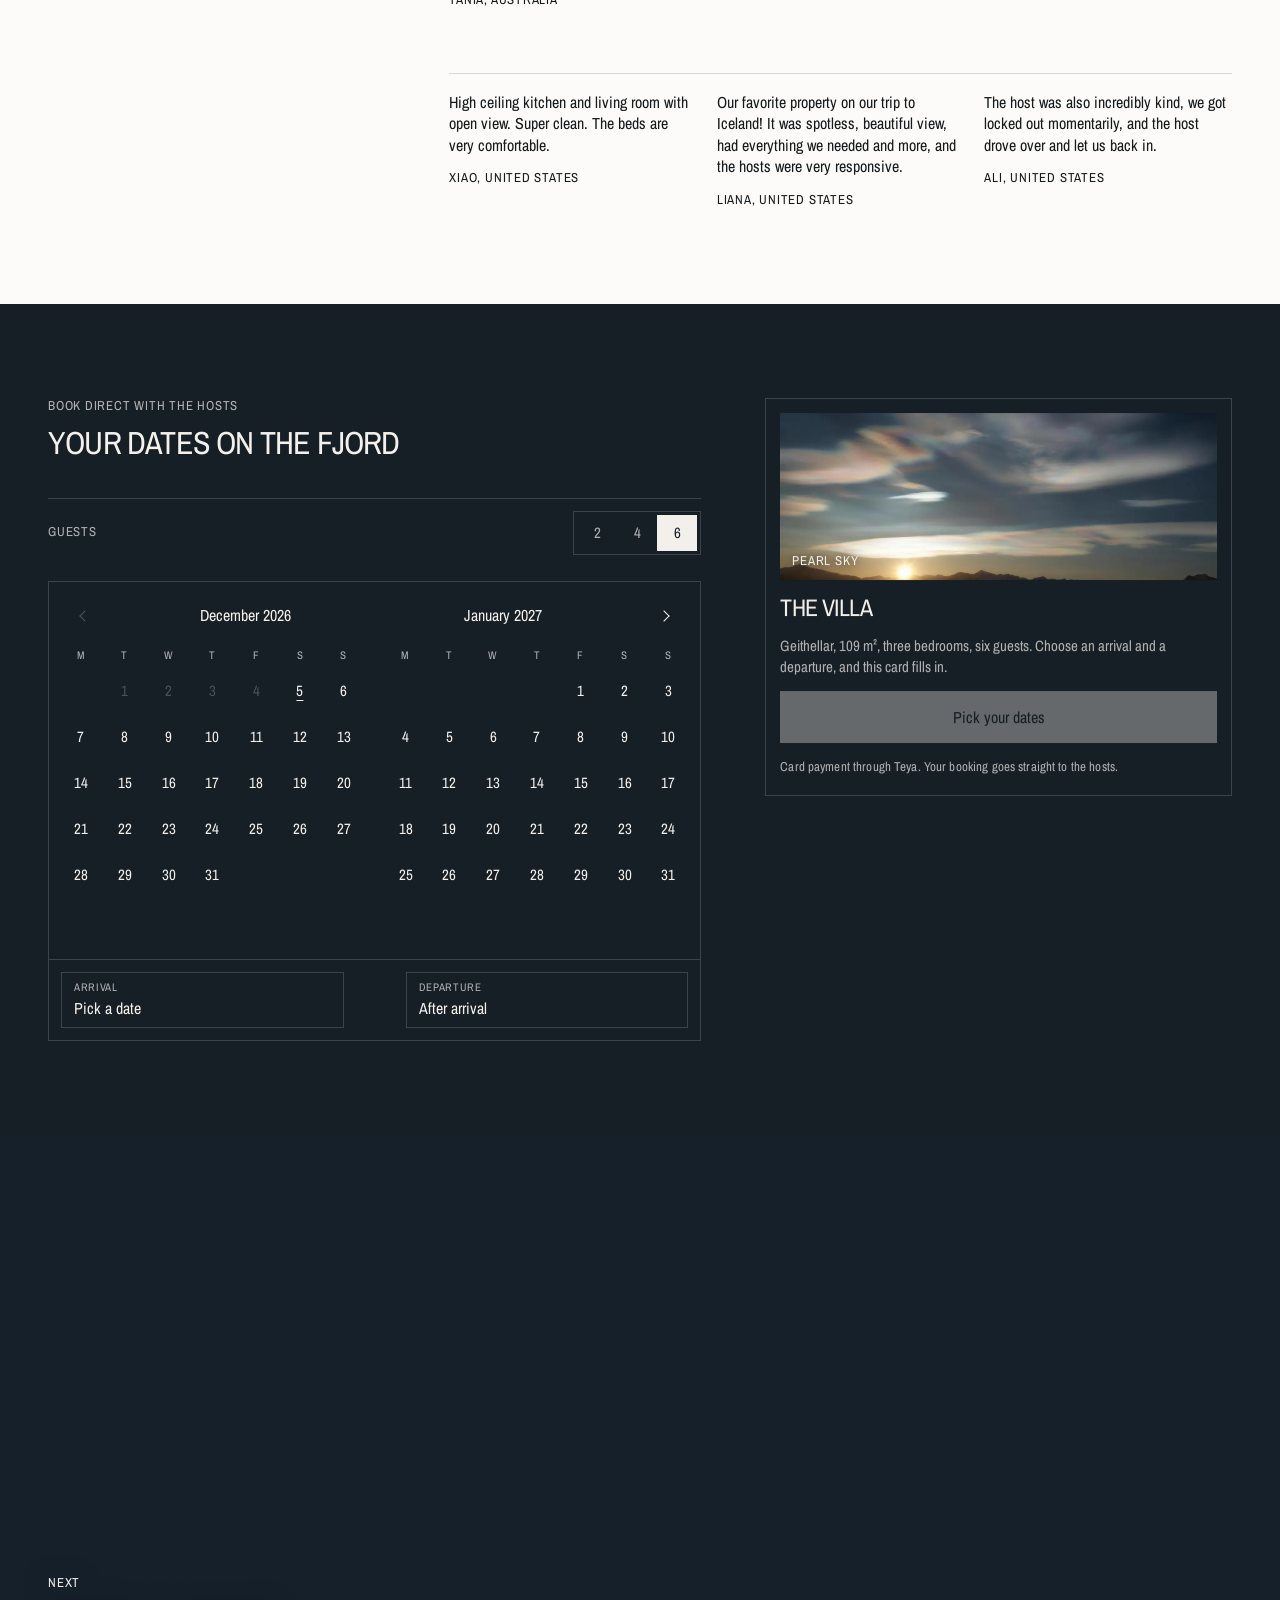
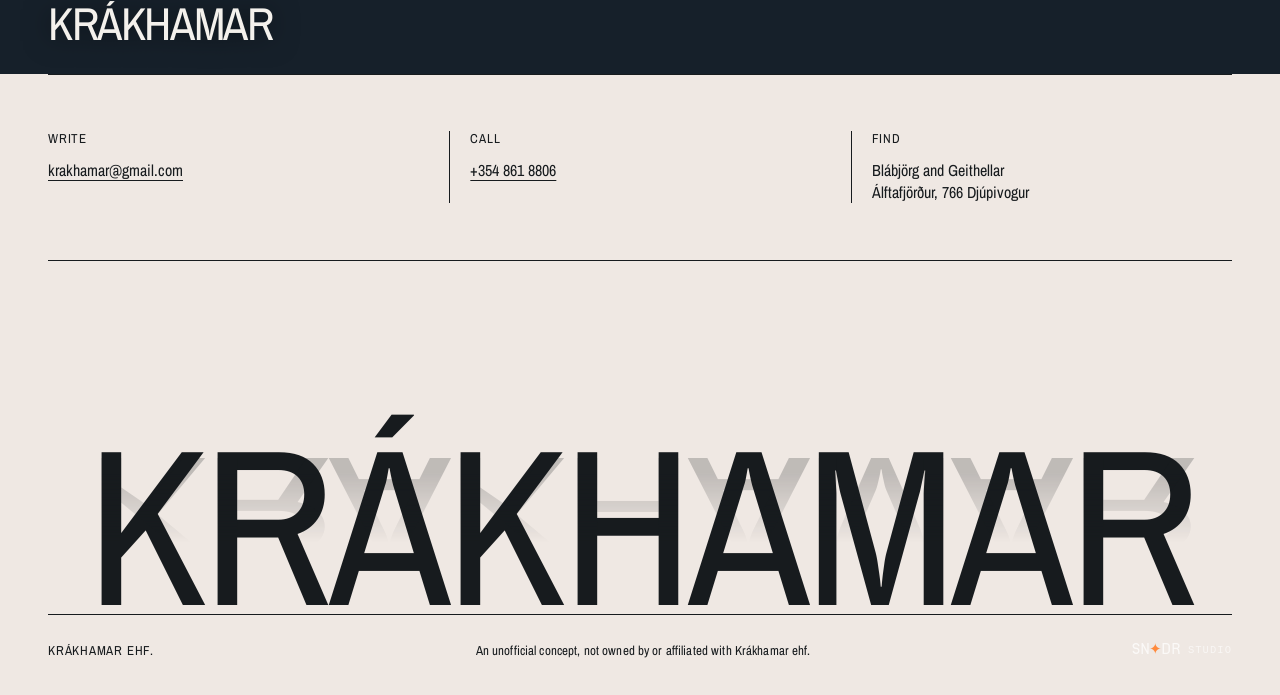
<file: geithellar/index.html>
<!doctype html>
<html lang="en" data-r="../" data-page="geithellar">
<head>
<meta charset="utf-8">
<meta name="viewport" content="width=device-width, initial-scale=1, viewport-fit=cover">
<meta name="robots" content="noindex, nofollow">
<title>Geithellar, a villa for six on Álftafjörður, East Iceland</title>
<meta name="description" content="A 109 m² villa with three bedrooms and a wall of glass, under the mountain on Álftafjörður. Rated 9.7 by guests. Book direct with the hosts.">
<meta name="theme-color" content="#141D22">
<link rel="alternate" hreflang="en" href="https://sindrimar02.github.io/krakhamar-preview/geithellar/"><link rel="alternate" hreflang="is" href="https://sindrimar02.github.io/krakhamar-preview/is/geithellar/">
<!-- Design preview by SNDR Studio for Krákhamar ehf. Photographs are the property's own, from its public listings. -->
<script>try{if(sessionStorage.getItem('kh-wipe')&&!matchMedia('(prefers-reduced-motion: reduce)').matches){document.documentElement.classList.add('kh-in');setTimeout(function(){document.documentElement.classList.remove('kh-in')},3000)}sessionStorage.removeItem('kh-wipe')}catch(e){}</script>
<script src="../assets/vendor/focus-guard.js"></script>
<link rel="preload" href="../assets/fonts/Melodrama-Light.woff2" as="font" type="font/woff2" crossorigin>
<link rel="preload" href="../assets/img/door-gh.webp" as="image">
<link rel="stylesheet" href="../assets/vendor/focus-guard.css">
<link rel="stylesheet" href="../css/badge.css">
<link rel="stylesheet" href="../css/site.css">
<link rel="icon" href="../assets/img/favicon-32.png" type="image/png" sizes="32x32">
<link rel="icon" href="../assets/img/favicon.svg" type="image/svg+xml">
<link rel="apple-touch-icon" href="../assets/img/apple-touch-icon.png">
<script type="application/ld+json">{"@context":"https://schema.org","@type":"VacationRental","name":"Geithellar","description":"109 m² villa, three bedrooms, six guests","containsPlace":{"@type":"Accommodation","numberOfBedrooms":3,"occupancy":{"@type":"QuantitativeValue","value":6},"floorSize":{"@type":"QuantitativeValue","value":109,"unitCode":"MTK"}},"url":"https://sindrimar02.github.io/krakhamar-preview/geithellar/","inLanguage":"en"}</script>
</head>
<body class="g-stone">
<a class="skip" href="#main">Skip to the content</a>
<div class="wipe" id="wipe" aria-hidden="true"><i></i><i></i><i></i><i></i><i></i><i></i><i></i><i></i><i></i><i></i><i></i><i></i><i></i><i></i></div>
<div class="progress" id="progress" aria-hidden="true"></div>
<header class="hdr" id="hdr">
  <div class="hdr-shell">
    <a class="hdr-brand" href="../" aria-label="Krákhamar, home">
      <span class="hdr-place">Álftafjörður, East Iceland</span>
      <span class="hdr-name" translate="no">Krákhamar</span>
    </a>
    <nav class="hdr-links" aria-label="Main"><a href="../geithellar/" aria-current="page" translate="no">Geithellar</a><a href="../krakhamar/" translate="no">Krákhamar</a><a href="../the-fjord/">The fjord</a></nav>
    <div class="hdr-act">
      <span class="hdr-chip" id="chip" hidden></span>
      <a class="lang" href="../is/geithellar/" hreflang="is" lang="is" aria-label="Íslenska">IS</a>
      <a class="pill" href="#book"><span class="pill-t" data-t="Book direct">Book direct</span></a>
      <button class="burger" id="burger" type="button" aria-label="Open menu" aria-expanded="false" aria-controls="menu"><i></i><i></i></button>
    </div>
  </div>
</header>
<div class="menu" id="menu" tabindex="-1" hidden aria-label="Menu" role="dialog" aria-modal="true">
  <nav aria-label="Menu"><a href="../geithellar/" aria-current="page" translate="no">Geithellar</a><a href="../krakhamar/" translate="no">Krákhamar</a><a href="../the-fjord/">The fjord</a><a href="#book">Book direct</a></nav>
  <p class="meta menu-foot"><span>krakhamar@gmail.com<br>+354 861 8806</span><a class="menu-lang" href="../is/geithellar/" hreflang="is" lang="is">Íslenska</a></p>
</div>
<main id="main">
<section class="ph" id="top">
  <div class="ph-img"><img src="../assets/img/door-gh.webp" alt="Geithellar under snow-streaked peaks" fetchpriority="high"></div>
  <div class="ph-ui">
    <h1 class="ph-name" translate="no" data-chars>Geithellar</h1>
    <div class="ph-row"><p class="meta">The villa · Álftafjörður</p><p class="meta ph-facts">109 m² · three bedrooms · six guests · 9.7</p><a class="pill" href="#book" data-unit="villa"><span class="pill-t" data-t="Check dates">Check dates</span></a></div>
  </div>
</section>
<section class="lede"><div class="fjord-head"><p class="meta">The house</p><p class="st" data-words>A long, low house under the mountain. The kitchen and the living room stand inside floor to ceiling glass, and the fjord fills it.</p></div></section>
<section class="widen" data-widen><div class="widen-in"><img src="../assets/img/glass-gh.webp" alt="The kitchen and living room at Geithellar, with glass on every side and a timber ceiling" loading="lazy"><p class="meta widen-cap">High timber ceiling, glass from floor to roof</p></div></section>
<section class="walk" data-walk>
  <div class="walk-frame" aria-hidden="true"><img src="../assets/img/p-g-kitchen.webp" alt="" loading="lazy" class="is-on"><img src="../assets/img/gh-lounge.webp" alt="" loading="lazy"><img src="../assets/img/p-g-bed.webp" alt="" loading="lazy"><img src="../assets/img/p-g-bath.webp" alt="" loading="lazy"><img src="../assets/img/p-g-out.webp" alt="" loading="lazy"></div>
  <ol class="walk-list">
    <li class="walk-step"><figure class="walk-ph"><img src="../assets/img/p-g-kitchen.webp" alt="Kitchen island and living room" loading="lazy"></figure><h2 class="walk-h">Kitchen and living room</h2><p>A full kitchen and a long island under the high ceiling, open to the living room.</p></li><li class="walk-step"><figure class="walk-ph"><img src="../assets/img/gh-lounge.webp" alt="Two armchairs by the fireplace" loading="lazy"></figure><h2 class="walk-h">By the fire</h2><p>Two armchairs, a fireplace and the wall of glass.</p></li><li class="walk-step"><figure class="walk-ph"><img src="../assets/img/p-g-bed.webp" alt="A bedroom with a double bed" loading="lazy"></figure><h2 class="walk-h">Three bedrooms</h2><p>Three bedrooms, for six guests. One of them wrote simply: <span lang="en">“The beds are very comfortable.”</span></p></li><li class="walk-step"><figure class="walk-ph"><img src="../assets/img/p-g-bath.webp" alt="The bathroom" loading="lazy"></figure><h2 class="walk-h">Bath and laundry</h2><p>One bathroom with a shower. A washing machine and a dryer in their own cupboard.</p></li><li class="walk-step"><figure class="walk-ph"><img src="../assets/img/p-g-out.webp" alt="The fjord and mountains from the house" loading="lazy"></figure><h2 class="walk-h">Outside</h2><p>A terrace and a garden with sea and mountain views. Free parking at the house.</p></li>
  </ol>
</section>
<section class="show" data-show>
  <div class="show-frame"><img src="../assets/img/p-g-summer.webp" alt="Geithellar in summer, below a green and brown mountain" loading="lazy" class="is-on"><img src="../assets/img/p-g-snow.webp" alt="Geithellar with snow on the mountain above it" loading="lazy"><img src="../assets/img/p-g-far.webp" alt="The house seen from far off across open land" loading="lazy"></div>
  <div class="show-foot"><h2 class="show-h">The house through the year</h2><div class="seg seg--line seg--ink" role="radiogroup" aria-label="The house through the year"><span class="seg-pill" aria-hidden="true"></span><button type="button" role="radio" data-v="0">Summer</button><button type="button" role="radio" data-v="1">Snow</button><button type="button" role="radio" data-v="2">From afar</button></div></div>
</section>
<section class="facts"><h2 class="facts-h">Good to know</h2><dl class="spec spec--2"><div><dt class="meta">Arrive</dt><dd>16:00 to 22:00, tell the hosts your time</dd></div><div><dt class="meta">Leave</dt><dd>8:00 to 11:00</dd></div><div><dt class="meta">Children</dt><dd>All ages welcome</dd></div><div><dt class="meta">Cots and extra beds</dt><dd>Not available</dd></div><div><dt class="meta">Pets</dt><dd>Not allowed</dd></div><div><dt class="meta">Smoking and parties</dt><dd>Not allowed</dd></div><div><dt class="meta">In the house</dt><dd>Free WiFi, air conditioning, washing machine, hairdryer</dd></div><div><dt class="meta">Parking</dt><dd>Free, private, on site</dd></div></dl></section>
<section class="guests" id="guests"><p class="meta">9.7 on Booking.com from 58 reviews</p><blockquote class="q q-big" lang="en"><p data-words>Best place I’ve ever stayed in Iceland. Like someone’s luxury home and great value for money compared to other places.</p><cite class="meta">Tania, Australia</cite></blockquote><div class="q-row"><blockquote class="q " lang="en"><p>High ceiling kitchen and living room with open view. Super clean. The beds are very comfortable.</p><cite class="meta">Xiao, United States</cite></blockquote><blockquote class="q " lang="en"><p>Our favorite property on our trip to Iceland! It was spotless, beautiful view, had everything we needed and more, and the hosts were very responsive.</p><cite class="meta">Liana, United States</cite></blockquote><blockquote class="q " lang="en"><p>The host was also incredibly kind, we got locked out momentarily, and the host drove over and let us back in.</p><cite class="meta">Ali, United States</cite></blockquote></div></section>
<section class="book" id="book" data-units="villa">
  <div class="book-l">
    <p class="meta">Book direct with the hosts</p>
    <h2 class="book-h">Your dates on the fjord</h2>
    <div class="book-row"><span class="meta" id="bkWho">Guests</span><div class="seg seg--tray seg--dark" id="party" role="radiogroup" aria-labelledby="bkWho"><span class="seg-pill" aria-hidden="true"></span><button type="button" role="radio" data-v="2">2</button><button type="button" role="radio" data-v="4">4</button><button type="button" role="radio" data-v="6">6</button></div></div>
    <div class="book-row" hidden><span class="meta" id="bkStay">Stay</span><div class="seg seg--tray seg--dark" id="unit" role="radiogroup" aria-labelledby="bkStay"><span class="seg-pill" aria-hidden="true"></span><button type="button" role="radio" data-v="villa">Geithellar</button></div></div>
    <div class="cal" id="cal"></div>
  </div>
  <aside class="read" id="read" aria-live="polite">
    <div class="read-sky"><img id="readSky" src="../assets/img/pearl-s.webp" alt=""><span class="meta" id="readScene"></span></div>
    <h3 id="readName"></h3>
    <p class="read-sub" id="readSub"></p>
    <dl class="read-dl" id="readDl" hidden>
      <div><dt class="meta">Daylight</dt><dd id="rDay"></dd></div>
      <div><dt class="meta">Sun</dt><dd id="rSun"></dd></div>
      <div><dt class="meta">Dark</dt><dd id="rDark"></dd></div>
      <div><dt class="meta">Moon</dt><dd id="rMoon"></dd></div>
      <div><dt class="meta">Booking.com today</dt><dd id="rPrice"></dd></div>
    </dl>
    <form id="req" class="req" hidden novalidate>
      <label><span class="meta">Name</span><input name="name" autocomplete="name" required></label>
      <label><span class="meta">Email</span><input name="email" type="email" autocomplete="email" spellcheck="false" required></label>
      <p class="req-err" id="reqErr" role="alert"></p>
    </form>
    <button class="go" id="go" type="button" disabled><span id="goT"></span></button>
    <p class="meta read-foot" id="readFoot">Card payment through Teya. Your booking goes straight to the hosts.</p>
  </aside>
</section>
<a class="next" href="../krakhamar/">
  <div class="next-photo" data-slats><img src="../assets/img/door-kh.webp" alt="Timber slats at Krákhamar at dusk" loading="lazy"></div>
  <div class="next-ui"><span class="meta">Next</span><span class="next-name" translate="no">Krákhamar</span></div>
</a>
</main>
<footer class="ft" id="contact">
  <div class="ft-grid">
    <div><p class="meta">Write</p><a href="mailto:krakhamar@gmail.com">krakhamar@gmail.com</a></div>
    <div><p class="meta">Call</p><a href="tel:+3548618806">+354 861 8806</a></div>
    <div><p class="meta">Find</p><p>Blábjörg and Geithellar<br>Álftafjörður, 766 Djúpivogur</p></div>
  </div>
  <div class="ft-mark" aria-hidden="true"><span>KRÁKHAMAR</span><span class="r">KRÁKHAMAR</span></div>
  <div class="ft-base meta"><span>Krákhamar ehf.</span><span class="ft-note">An unofficial concept, not owned by or affiliated with Krákhamar ehf.</span><a class="sndr-badge" href="https://sndrstudio.is" target="_blank" rel="noreferrer"
  aria-label="Hannað af SNDR Studio" data-logotype
  style="--sndr-ink:rgba(255,255,255,0.72);--sndr-ember:#FF8A3D">
  <span class="sndr-badge-mark">SN<span class="sndr-badge-star">✦</span>DR</span>
  <span class="sndr-badge-studio">STUDIO</span>
</a></div>
</footer>
<script src="../assets/vendor/gsap.min.js"></script>
<script src="../assets/vendor/ScrollTrigger.min.js"></script>
<script src="../assets/vendor/lenis.min.js"></script>
<script src="../assets/vendor/staypicker.js"></script>
<script src="../js/site.js"></script>
</body>
</html>
</file>
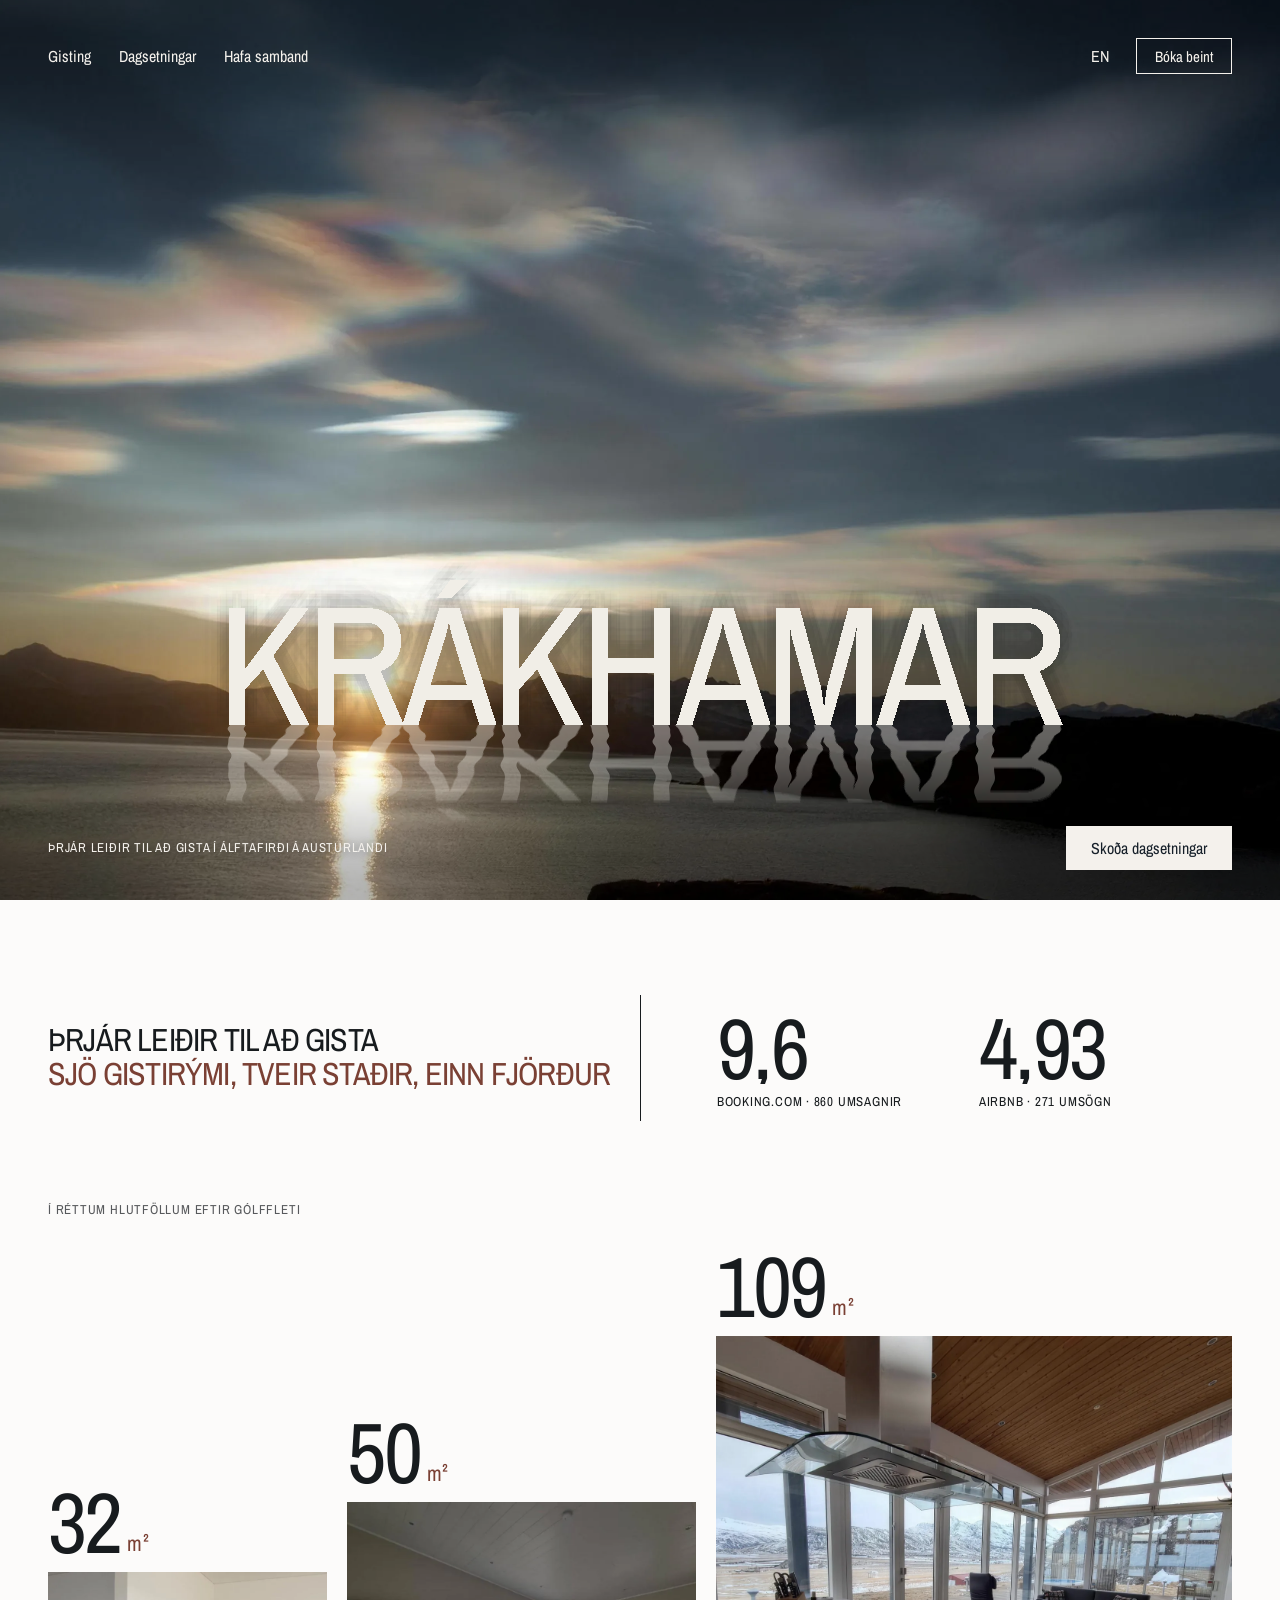
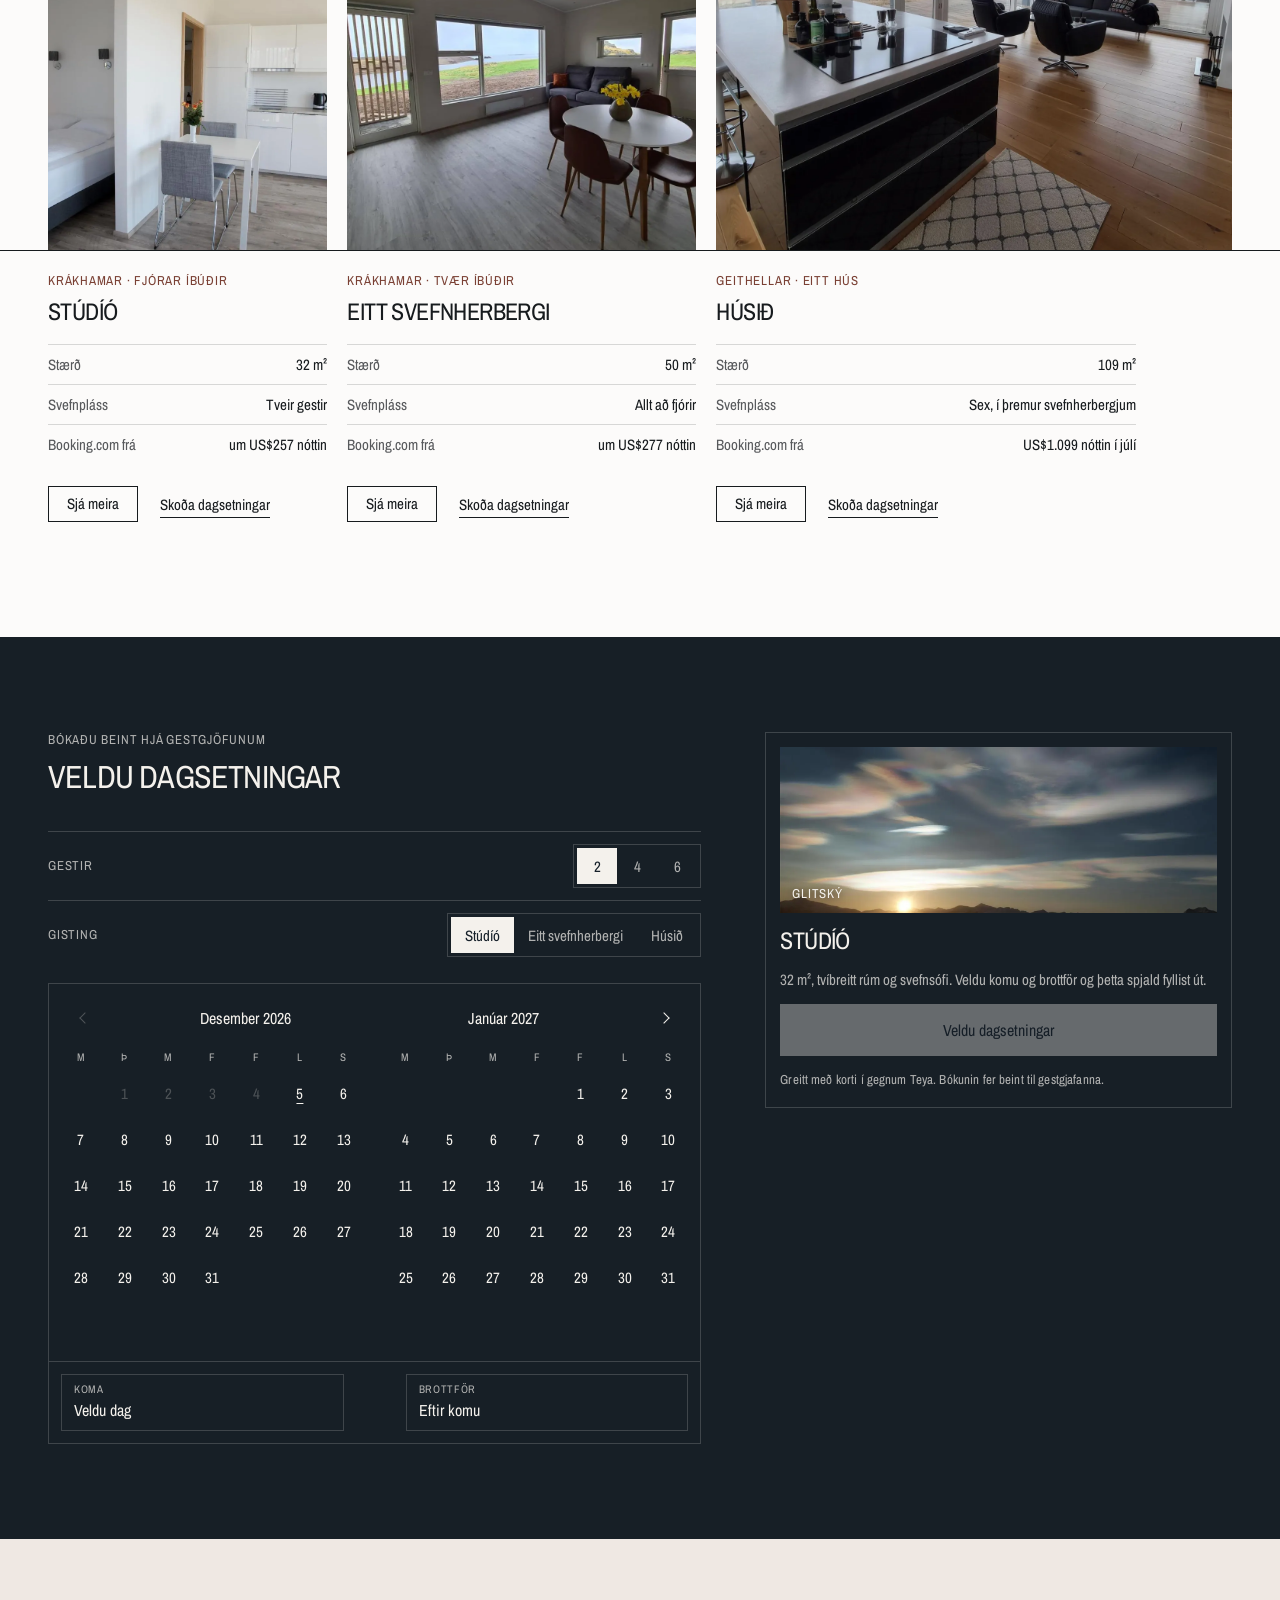
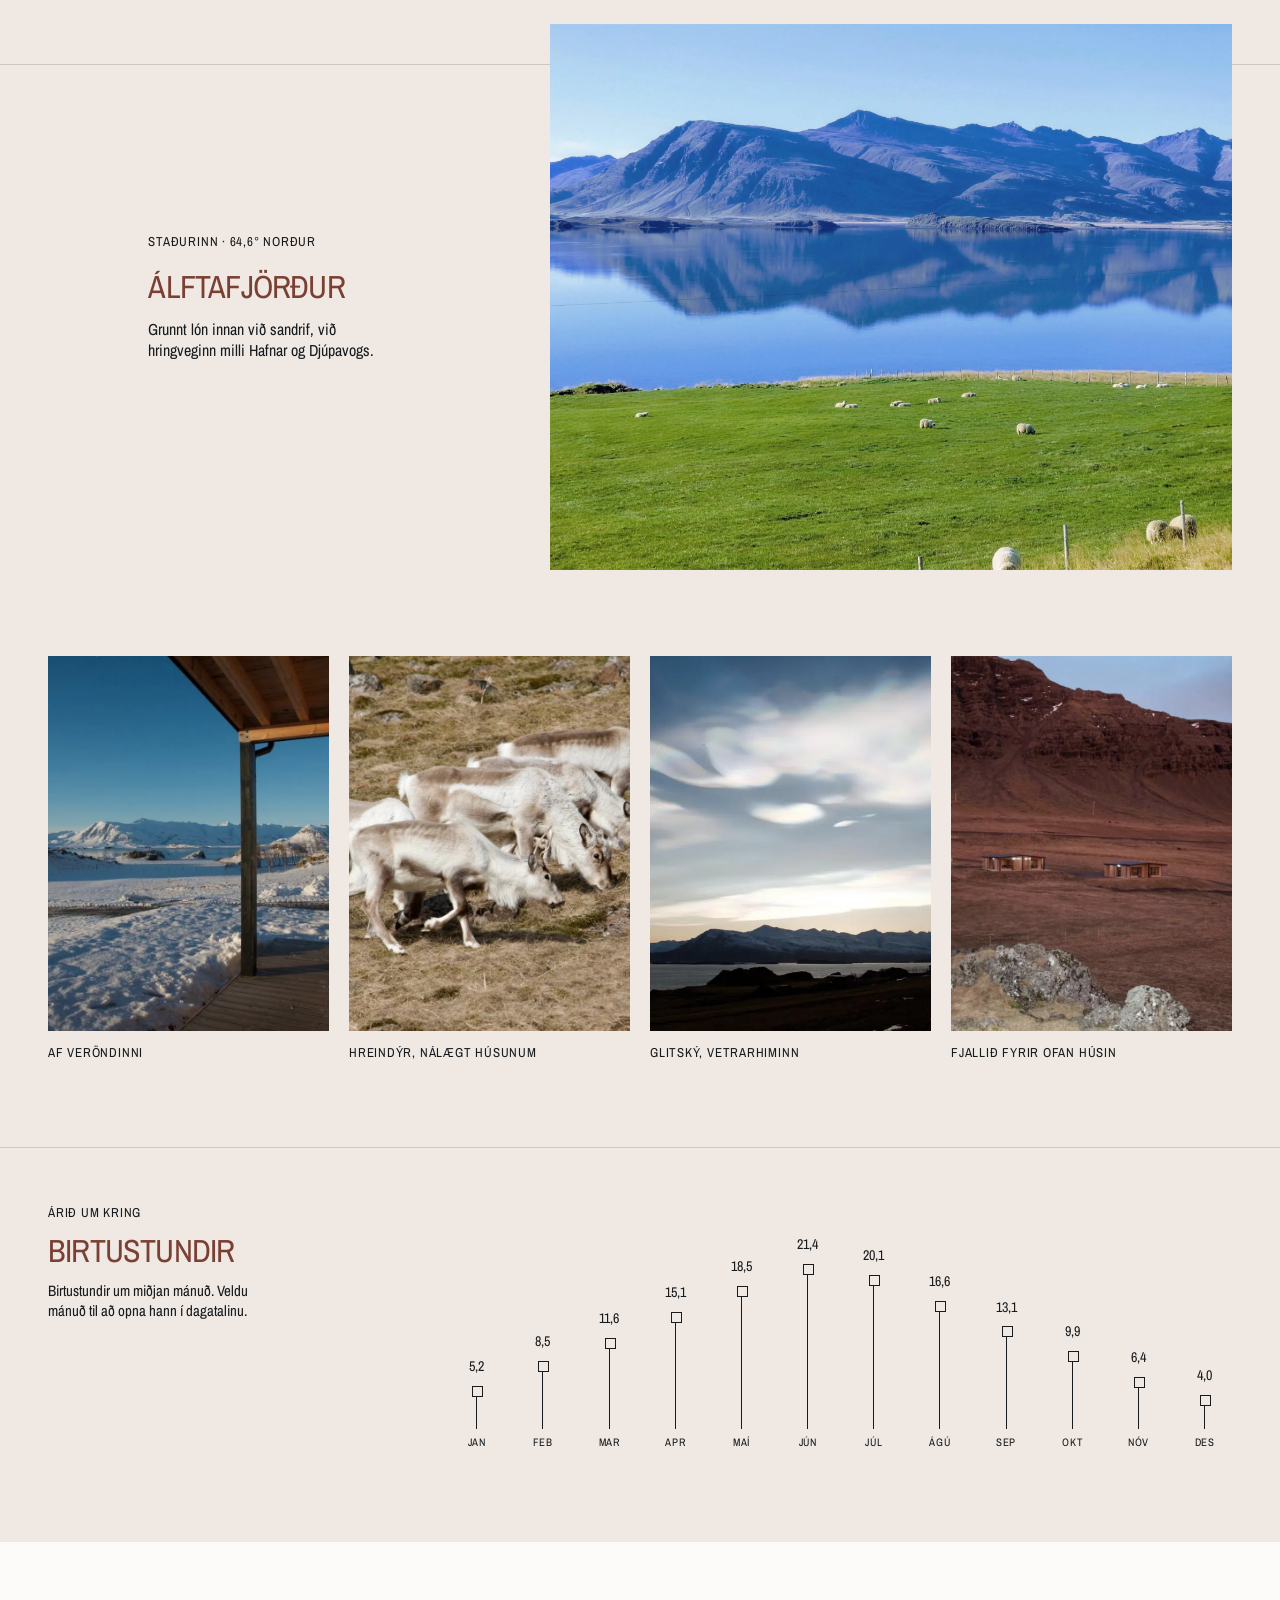
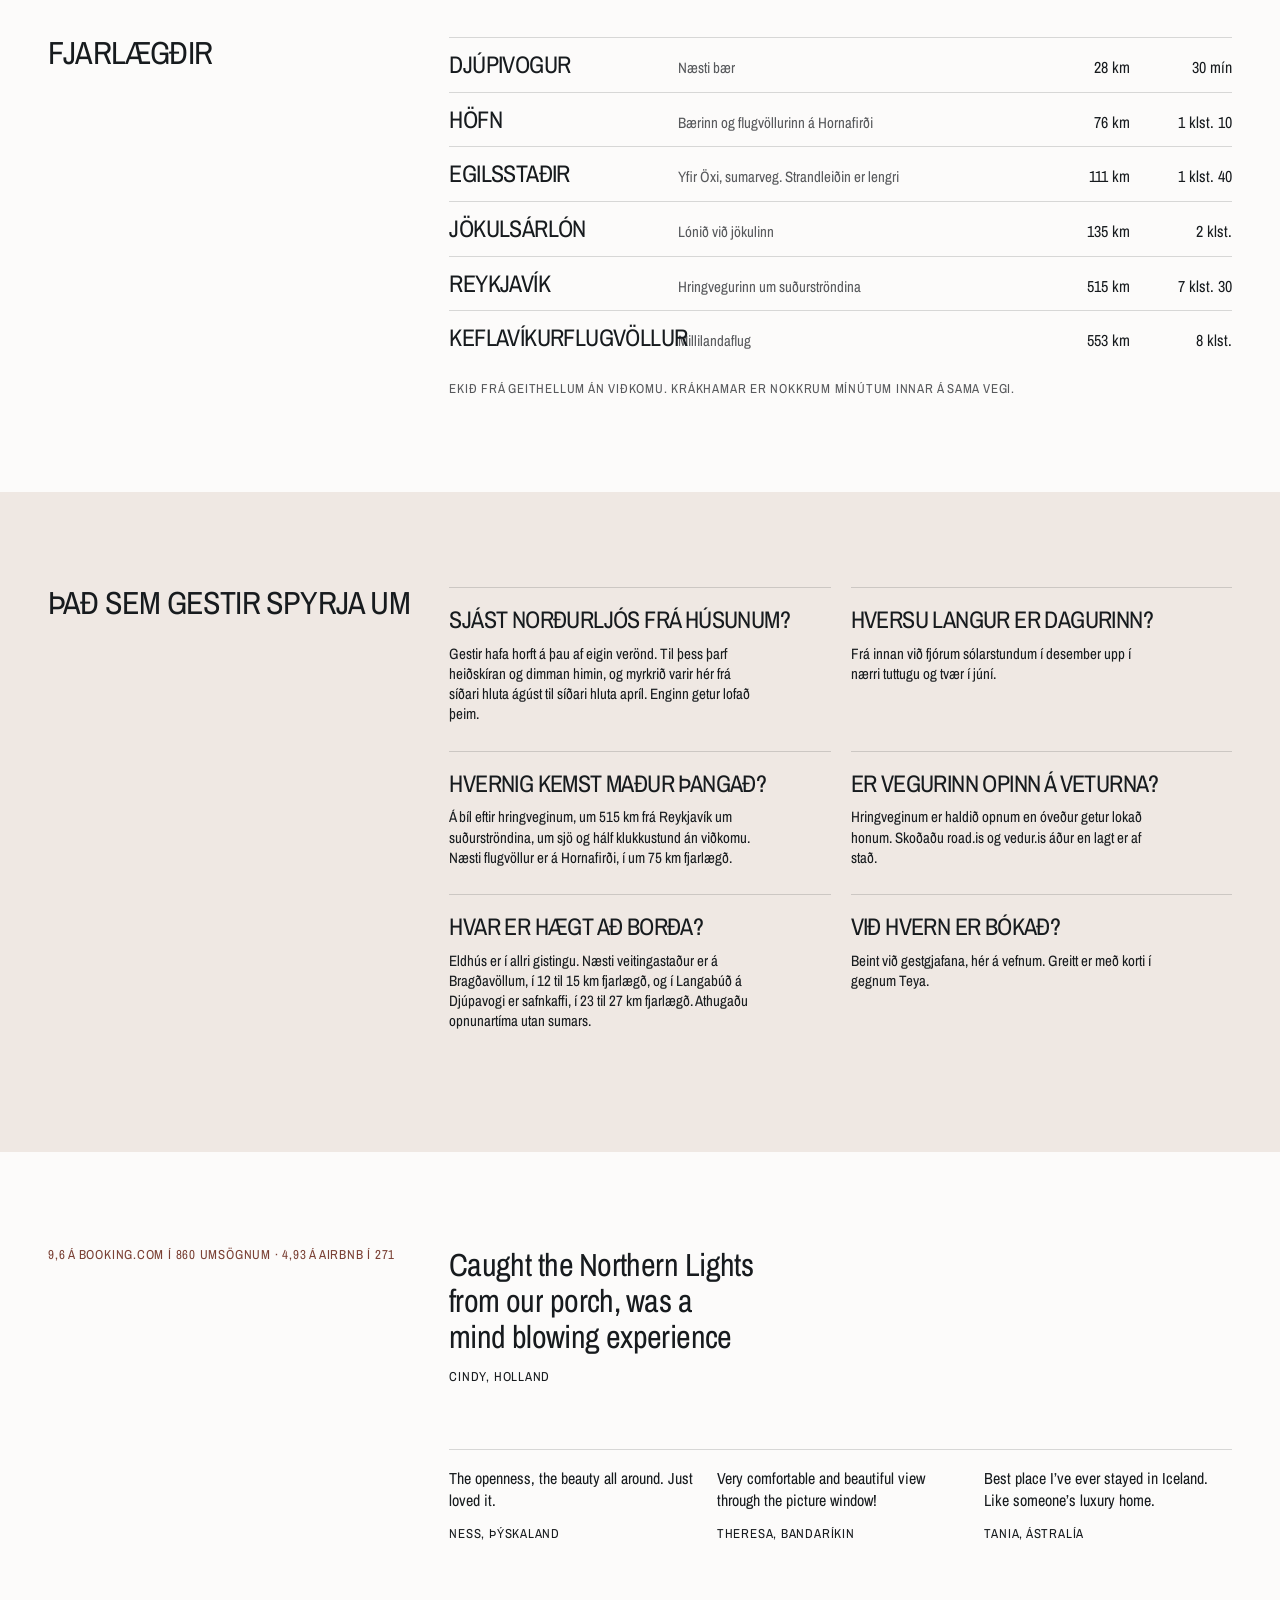
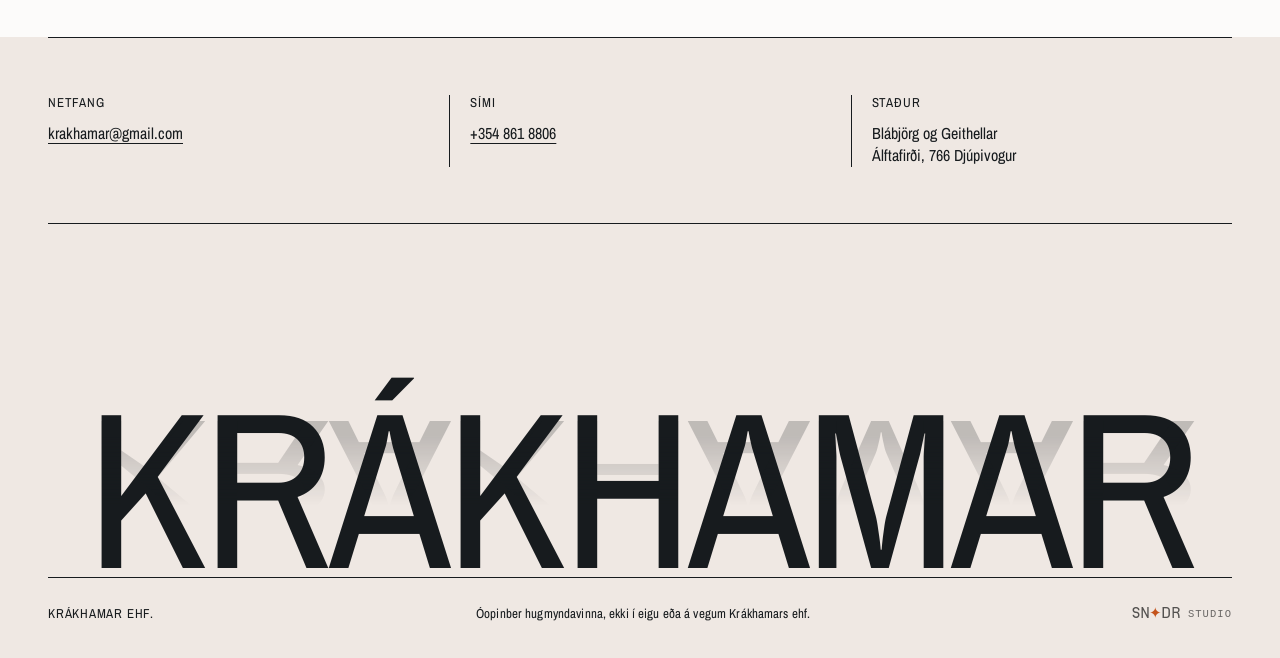
<file: is/index.html>
<!doctype html>
<html lang="is" data-r="../" data-page="home">
<head>
<meta charset="utf-8">
<meta name="viewport" content="width=device-width, initial-scale=1, viewport-fit=cover">
<meta name="robots" content="noindex, nofollow">
<title>Krákhamar og Geithellar, gisting í Álftafirði á Austurlandi</title>
<meta name="description" content="Sex íbúðir á Blábjörgum og húsið Geithellar í Álftafirði, milli Hafnar og Djúpavogs á Austurlandi. Bókaðu beint hjá gestgjöfunum.">
<meta name="theme-color" content="#16202A">
<link rel="alternate" hreflang="en" href="https://sindrimar02.github.io/krakhamar-preview/"><link rel="alternate" hreflang="is" href="https://sindrimar02.github.io/krakhamar-preview/is/">
<!-- Design preview by SNDR Studio for Krákhamar ehf. Photographs are the property's own, from its public listings. -->
<script>try{if(sessionStorage.getItem('kh-wipe')&&!matchMedia('(prefers-reduced-motion: reduce)').matches){document.documentElement.classList.add('kh-in');setTimeout(function(){document.documentElement.classList.remove('kh-in')},3000)}sessionStorage.removeItem('kh-wipe')}catch(e){}</script>
<script src="../assets/vendor/focus-guard.js"></script>
<link rel="preload" href="../assets/fonts/ArchivoNarrow-Regular.woff2" as="font" type="font/woff2" crossorigin>
<link rel="preload" href="../assets/img/pearl.webp" as="image" media="(min-width:761px)"><link rel="preload" href="../assets/img/pearl-s.webp" as="image" media="(max-width:760px)">
<link rel="stylesheet" href="../assets/vendor/focus-guard.css">
<link rel="stylesheet" href="../css/badge.css">
<link rel="stylesheet" href="../css/site.css">
<link rel="icon" href="../assets/img/favicon-32.png" type="image/png" sizes="32x32">
<link rel="icon" href="../assets/img/favicon.svg" type="image/svg+xml">
<link rel="apple-touch-icon" href="../assets/img/apple-touch-icon.png">
<script type="application/ld+json">{"@context":"https://schema.org","@graph":[{"@type":"LodgingBusiness","name":"Krákhamar","telephone":"+3548618806","email":"krakhamar@gmail.com","address":{"@type":"PostalAddress","addressLocality":"Djúpivogur","postalCode":"766","addressCountry":"IS"},"geo":{"@type":"GeoCoordinates","latitude":64.59,"longitude":-14.58},"url":"https://sindrimar02.github.io/krakhamar-preview/is/","inLanguage":"is"},{"@type":"FAQPage","mainEntity":[{"@type":"Question","name":"Sjást norðurljós frá húsunum?","acceptedAnswer":{"@type":"Answer","text":"Gestir hafa horft á þau af eigin verönd. Til þess þarf heiðskíran og dimman himin, og myrkrið varir hér frá síðari hluta ágúst til síðari hluta apríl. Enginn getur lofað þeim."}},{"@type":"Question","name":"Hversu langur er dagurinn?","acceptedAnswer":{"@type":"Answer","text":"Frá innan við fjórum sólarstundum í desember upp í nærri tuttugu og tvær í júní."}},{"@type":"Question","name":"Hvernig kemst maður þangað?","acceptedAnswer":{"@type":"Answer","text":"Á bíl eftir hringveginum, um 515 km frá Reykjavík um suðurströndina, um sjö og hálf klukkustund án viðkomu. Næsti flugvöllur er á Hornafirði, í um 75 km fjarlægð."}},{"@type":"Question","name":"Er vegurinn opinn á veturna?","acceptedAnswer":{"@type":"Answer","text":"Hringveginum er haldið opnum en óveður getur lokað honum. Skoðaðu road.is og vedur.is áður en lagt er af stað."}},{"@type":"Question","name":"Hvar er hægt að borða?","acceptedAnswer":{"@type":"Answer","text":"Eldhús er í allri gistingu. Næsti veitingastaður er á Bragðavöllum, í 12 til 15 km fjarlægð, og í Langabúð á Djúpavogi er safnkaffi, í 23 til 27 km fjarlægð. Athugaðu opnunartíma utan sumars."}},{"@type":"Question","name":"Við hvern er bókað?","acceptedAnswer":{"@type":"Answer","text":"Beint við gestgjafana, hér á vefnum. Greitt er með korti í gegnum Teya."}}]}]}</script>
</head>
<body>
<a class="skip" href="#main">Beint í efnið</a>
<div class="wipe" id="wipe" aria-hidden="true"><i></i><i></i><i></i><i></i><i></i><i></i><i></i><i></i><i></i><i></i><i></i><i></i><i></i><i></i></div>
<div class="progress" id="progress" aria-hidden="true"></div>
<header class="hdr" id="hdr">
  <div class="hdr-shell">
    <nav class="hdr-links" aria-label="Aðalvalmynd"><a href="#stays">Gisting</a><a href="#book">Dagsetningar</a><a href="#contact">Hafa samband</a></nav>
    <a class="hdr-brand" href="../is/" aria-label="Krákhamar, forsíða">
      <span class="hdr-name" translate="no">Krákhamar</span>
      <span class="hdr-place">Álftafjörður · Austurland</span>
    </a>
    <div class="hdr-act">
      <span class="hdr-chip" id="chip" hidden></span>
      <a class="lang" href="../" hreflang="en" lang="en" aria-label="English">EN</a>
      <a class="btn btn--sm" href="#book">Bóka beint</a>
      <button class="burger" id="burger" type="button" aria-label="Opna valmynd" aria-expanded="false" aria-controls="menu"><i></i><i></i></button>
    </div>
  </div>
</header>
<div class="menu" id="menu" tabindex="-1" hidden aria-label="Valmynd" role="dialog" aria-modal="true">
  <nav aria-label="Valmynd"><a href="#stays">Gisting</a><a href="#book">Dagsetningar</a><a href="#contact">Hafa samband</a></nav>
  <p class="meta menu-foot"><span>krakhamar@gmail.com<br>+354 861 8806</span><a class="menu-lang" href="../" hreflang="en" lang="en">English</a></p>
</div>
<main id="main">
<section class="hero" id="top" aria-label="Krákhamar í Álftafirði">
  <div class="stage" id="stage">
    <img class="poster" id="poster" src="../assets/img/pearl-s.webp" alt="Glitský yfir Álftafirði við sólarlag, séð frá Krákhamri" fetchpriority="high">
    <canvas id="water" aria-hidden="true" data-word="KRÁKHAMAR" data-scene="pearl"></canvas>
    <div class="stage-ui">
      <h1 class="wm" id="wm" translate="no">Krákhamar</h1>
      <div class="foot" id="foot"><p class="meta foot-meta">Þrjár leiðir til að gista í Álftafirði á Austurlandi</p><a class="btn btn--on" href="#book">Skoða dagsetningar</a></div>
    </div>
  </div>
</section>
<section class="intro" id="stays">
  <h2 class="intro-h"><span data-line>Þrjár leiðir til að gista</span><span class="acc" data-line>Sjö gistirými, tveir staðir, einn fjörður</span></h2>
  <dl class="intro-proof">
    <div><dt class="meta">Booking.com · 860 umsagnir</dt><dd>9,6</dd></div>
    <div><dt class="meta">Airbnb · 271 umsögn</dt><dd>4,93</dd></div>
  </dl>
</section>
<section class="ways" aria-label="Gistirýmin þrjú, teiknuð í réttum hlutföllum">
  <p class="meta ways-key">Í réttum hlutföllum eftir gólffleti</p>
  <div class="ways-grid"><span class="ways-line" aria-hidden="true"></span>
<article class="way way--studio" style="--m:0.5418">
  <div class="way-stage">
    <p class="way-num" aria-hidden="true"><span><b>32</b><small>m²</small></span></p>
    <a class="way-photo" href="../is/studio/" tabindex="-1" aria-hidden="true"><img src="../assets/img/p-s-1.webp" alt="Stúdíóíbúð með rúmi, borði og hvítum eldhúskrók" loading="lazy"></a>
  </div>
  <div class="way-t">
    <p class="meta">Krákhamar · fjórar íbúðir</p>
    <h3 class="way-name">Stúdíó</h3>
    <dl class="spec"><div><dt>Stærð</dt><dd>32 m²</dd></div><div><dt>Svefnpláss</dt><dd>Tveir gestir</dd></div><div><dt>Booking.com frá</dt><dd>um US$257 nóttin</dd></div></dl>
    <p class="lnks"><a class="btn btn--sm" href="../is/studio/" aria-label="Sjá meira: Stúdíó">Sjá meira</a><a class="lnk" href="#book" data-unit="studio">Skoða dagsetningar</a></p>
  </div>
</article>
<article class="way way--apt" style="--m:0.6773">
  <div class="way-stage">
    <p class="way-num" aria-hidden="true"><span><b>50</b><small>m²</small></span></p>
    <a class="way-photo" href="../is/eitt-svefnherbergi/" tabindex="-1" aria-hidden="true"><img src="../assets/img/p-o-living.webp" alt="Stofa með borði, sófa og gluggum út að firðinum" loading="lazy"></a>
  </div>
  <div class="way-t">
    <p class="meta">Krákhamar · tvær íbúðir</p>
    <h3 class="way-name">Eitt svefnherbergi</h3>
    <dl class="spec"><div><dt>Stærð</dt><dd>50 m²</dd></div><div><dt>Svefnpláss</dt><dd>Allt að fjórir</dd></div><div><dt>Booking.com frá</dt><dd>um US$277 nóttin</dd></div></dl>
    <p class="lnks"><a class="btn btn--sm" href="../is/eitt-svefnherbergi/" aria-label="Sjá meira: Eitt svefnherbergi">Sjá meira</a><a class="lnk" href="#book" data-unit="apt">Skoða dagsetningar</a></p>
  </div>
</article>
<article class="way way--villa" style="--m:1.0000">
  <div class="way-stage">
    <p class="way-num" aria-hidden="true"><span><b>109</b><small>m²</small></span></p>
    <a class="way-photo" href="../is/husid/" tabindex="-1" aria-hidden="true"><img src="../assets/img/glass-gh.webp" alt="Stofa og eldhús á Geithellum, með glervegg út að firðinum" loading="lazy"></a>
  </div>
  <div class="way-t">
    <p class="meta">Geithellar · eitt hús</p>
    <h3 class="way-name">Húsið</h3>
    <dl class="spec"><div><dt>Stærð</dt><dd>109 m²</dd></div><div><dt>Svefnpláss</dt><dd>Sex, í þremur svefnherbergjum</dd></div><div><dt>Booking.com frá</dt><dd>US$1.099 nóttin í júlí</dd></div></dl>
    <p class="lnks"><a class="btn btn--sm" href="../is/husid/" aria-label="Sjá meira: Húsið">Sjá meira</a><a class="lnk" href="#book" data-unit="villa">Skoða dagsetningar</a></p>
  </div>
</article>
  </div>
</section>
<section class="book" id="book" data-units="studio apt villa">
  <div class="book-l">
    <p class="meta">Bókaðu beint hjá gestgjöfunum</p>
    <h2 class="book-h">Veldu dagsetningar</h2>
    <div class="book-row"><span class="meta" id="bkWho">Gestir</span><div class="seg seg--tray seg--dark" id="party" role="radiogroup" aria-labelledby="bkWho"><span class="seg-pill" aria-hidden="true"></span><button type="button" role="radio" data-v="2">2</button><button type="button" role="radio" data-v="4">4</button><button type="button" role="radio" data-v="6">6</button></div></div>
    <div class="book-row"><span class="meta" id="bkStay">Gisting</span><div class="seg seg--tray seg--dark" id="unit" role="radiogroup" aria-labelledby="bkStay"><span class="seg-pill" aria-hidden="true"></span><button type="button" role="radio" data-v="studio">Stúdíó</button><button type="button" role="radio" data-v="apt">Eitt svefnherbergi</button><button type="button" role="radio" data-v="villa">Húsið</button></div></div>
    <div class="cal" id="cal"></div>
  </div>
  <aside class="read" id="read" aria-live="polite">
    <div class="read-sky"><img id="readSky" src="../assets/img/pearl-s.webp" alt=""><span class="meta" id="readScene"></span></div>
    <h3 id="readName"></h3>
    <p class="read-sub" id="readSub"></p>
    <dl class="read-dl" id="readDl" hidden>
      <div><dt class="meta">Birta</dt><dd id="rDay"></dd></div>
      <div><dt class="meta">Sól</dt><dd id="rSun"></dd></div>
      <div><dt class="meta">Myrkur</dt><dd id="rDark"></dd></div>
      <div><dt class="meta">Tungl</dt><dd id="rMoon"></dd></div>
      <div><dt class="meta">Booking.com í dag</dt><dd id="rPrice"></dd></div>
    </dl>
    <form id="req" class="req" hidden novalidate>
      <label><span class="meta">Nafn</span><input name="name" autocomplete="name" required></label>
      <label><span class="meta">Netfang</span><input name="email" type="email" autocomplete="email" spellcheck="false" required></label>
      <p class="req-err" id="reqErr" role="alert"></p>
    </form>
    <button class="go" id="go" type="button" disabled><span id="goT"></span></button>
    <p class="meta read-foot" id="readFoot">Greitt með korti í gegnum Teya. Bókunin fer beint til gestgjafanna.</p>
  </aside>
</section>
<section id="place" class="feat tint">
  <figure class="feat-img" data-rise><img src="../assets/img/still.webp" alt="Lygnt vatn og blá fjöll í Álftafirði" loading="lazy"></figure>
  <div class="feat-t"><p class="meta">Staðurinn · 64,6° norður</p><h2 class="feat-h">Álftafjörður</h2><p>Grunnt lón innan við sandrif, við hringveginn milli Hafnar og Djúpavogs.</p></div>
</section>
<section class="four tint">
  <figure><div class="four-img" data-rise><img src="../assets/img/snowview.webp" alt="Snjór og blá fjöll af verönd íbúðar" loading="lazy"></div><figcaption class="meta">Af veröndinni</figcaption></figure><figure><div class="four-img" data-rise><img src="../assets/img/reindeer.webp" alt="Hreindýr á beit nálægt húsunum" loading="lazy"></div><figcaption class="meta">Hreindýr, nálægt húsunum</figcaption></figure><figure><div class="four-img" data-rise><img src="../assets/img/nacre2.webp" alt="Glitský yfir firðinum" loading="lazy"></div><figcaption class="meta">Glitský, vetrarhiminn</figcaption></figure><figure><div class="four-img" data-rise><img src="../assets/img/red.webp" alt="Ryðrautt fjall fyrir ofan tvö lág hús" loading="lazy"></div><figcaption class="meta">Fjallið fyrir ofan húsin</figcaption></figure>
</section>
<section class="light tint">
  <div class="light-t"><p class="meta">Árið um kring</p><h2 class="feat-h">Birtustundir</h2><p class="year-note">Birtustundir um miðjan mánuð. Veldu mánuð til að opna hann í dagatalinu.</p></div>
  <div class="year" id="year" role="group" aria-label="Birtustundir eftir mánuðum. Veldu mánuð til að sjá hann í bókunardagatalinu."></div>
</section>
<section class="rows road">
  <h2 class="rows-h">Fjarlægðir</h2>
  <div class="rows-b"><ol class="road-list"><li><span class="road-n">Djúpivogur</span><span class="road-d">Næsti bær</span><span class="road-k">28 km</span><span class="road-t">30 mín</span></li><li><span class="road-n">Höfn</span><span class="road-d">Bærinn og flugvöllurinn á Hornafirði</span><span class="road-k">76 km</span><span class="road-t">1 klst. 10</span></li><li><span class="road-n">Egilsstaðir</span><span class="road-d">Yfir Öxi, sumarveg. Strandleiðin er lengri</span><span class="road-k">111 km</span><span class="road-t">1 klst. 40</span></li><li><span class="road-n">Jökulsárlón</span><span class="road-d">Lónið við jökulinn</span><span class="road-k">135 km</span><span class="road-t">2 klst.</span></li><li><span class="road-n">Reykjavík</span><span class="road-d">Hringvegurinn um suðurströndina</span><span class="road-k">515 km</span><span class="road-t">7 klst. 30</span></li><li><span class="road-n">Keflavíkurflugvöllur</span><span class="road-d">Millilandaflug</span><span class="road-k">553 km</span><span class="road-t">8 klst.</span></li></ol>
  <p class="meta light-note">Ekið frá Geithellum án viðkomu. Krákhamar er nokkrum mínútum innar á sama vegi.</p></div>
</section>
<section class="rows qa tint">
  <h2 class="rows-h">Það sem gestir spyrja um</h2>
  <dl class="qa-list"><div><dt>Sjást norðurljós frá húsunum?</dt><dd>Gestir hafa horft á þau af eigin verönd. Til þess þarf heiðskíran og dimman himin, og myrkrið varir hér frá síðari hluta ágúst til síðari hluta apríl. Enginn getur lofað þeim.</dd></div><div><dt>Hversu langur er dagurinn?</dt><dd>Frá innan við fjórum sólarstundum í desember upp í nærri tuttugu og tvær í júní.</dd></div><div><dt>Hvernig kemst maður þangað?</dt><dd>Á bíl eftir hringveginum, um 515 km frá Reykjavík um suðurströndina, um sjö og hálf klukkustund án viðkomu. Næsti flugvöllur er á Hornafirði, í um 75 km fjarlægð.</dd></div><div><dt>Er vegurinn opinn á veturna?</dt><dd>Hringveginum er haldið opnum en óveður getur lokað honum. Skoðaðu road.is og vedur.is áður en lagt er af stað.</dd></div><div><dt>Hvar er hægt að borða?</dt><dd>Eldhús er í allri gistingu. Næsti veitingastaður er á Bragðavöllum, í 12 til 15 km fjarlægð, og í Langabúð á Djúpavogi er safnkaffi, í 23 til 27 km fjarlægð. Athugaðu opnunartíma utan sumars.</dd></div><div><dt>Við hvern er bókað?</dt><dd>Beint við gestgjafana, hér á vefnum. Greitt er með korti í gegnum Teya.</dd></div></dl>
</section>
<section class="guests" id="guests"><p class="meta">9,6 á Booking.com í 860 umsögnum · 4,93 á Airbnb í 271</p><blockquote class="q q-big" lang="en"><p data-words>Caught the Northern Lights from our porch, was a mind blowing experience</p><cite class="meta">Cindy, Holland</cite></blockquote><div class="q-row"><blockquote class="q " lang="en"><p>The openness, the beauty all around. Just loved it.</p><cite class="meta">Ness, Þýskaland</cite></blockquote><blockquote class="q " lang="en"><p>Very comfortable and beautiful view through the picture window!</p><cite class="meta">Theresa, Bandaríkin</cite></blockquote><blockquote class="q " lang="en"><p>Best place I’ve ever stayed in Iceland. Like someone’s luxury home.</p><cite class="meta">Tania, Ástralía</cite></blockquote></div></section>
</main>
<footer class="ft" id="contact">
  <div class="ft-grid">
    <div><p class="meta">Netfang</p><a href="mailto:krakhamar@gmail.com">krakhamar@gmail.com</a></div>
    <div><p class="meta">Sími</p><a href="tel:+3548618806">+354 861 8806</a></div>
    <div><p class="meta">Staður</p><p>Blábjörg og Geithellar<br>Álftafirði, 766 Djúpivogur</p></div>
  </div>
  <div class="ft-mark" aria-hidden="true"><span>KRÁKHAMAR</span><span class="r">KRÁKHAMAR</span></div>
  <div class="ft-base meta"><span>Krákhamar ehf.</span><span class="ft-note">Óopinber hugmyndavinna, ekki í eigu eða á vegum Krákhamars ehf.</span><a class="sndr-badge" href="https://sndrstudio.is" target="_blank" rel="noreferrer"
  aria-label="Hannað af SNDR Studio" data-logotype
  style="--sndr-ink:rgba(23,23,23,0.72);--sndr-ember:#C4531B">
  <span class="sndr-badge-mark">SN<span class="sndr-badge-star">✦</span>DR</span>
  <span class="sndr-badge-studio">STUDIO</span>
</a></div>
</footer>
<script src="../assets/vendor/gsap.min.js"></script>
<script src="../assets/vendor/ScrollTrigger.min.js"></script>
<script src="../assets/vendor/lenis.min.js"></script>
<script src="../assets/vendor/staypicker.js"></script>
<script src="../js/water.js"></script>
<script src="../js/site.js"></script>
</body>
</html>
</file>
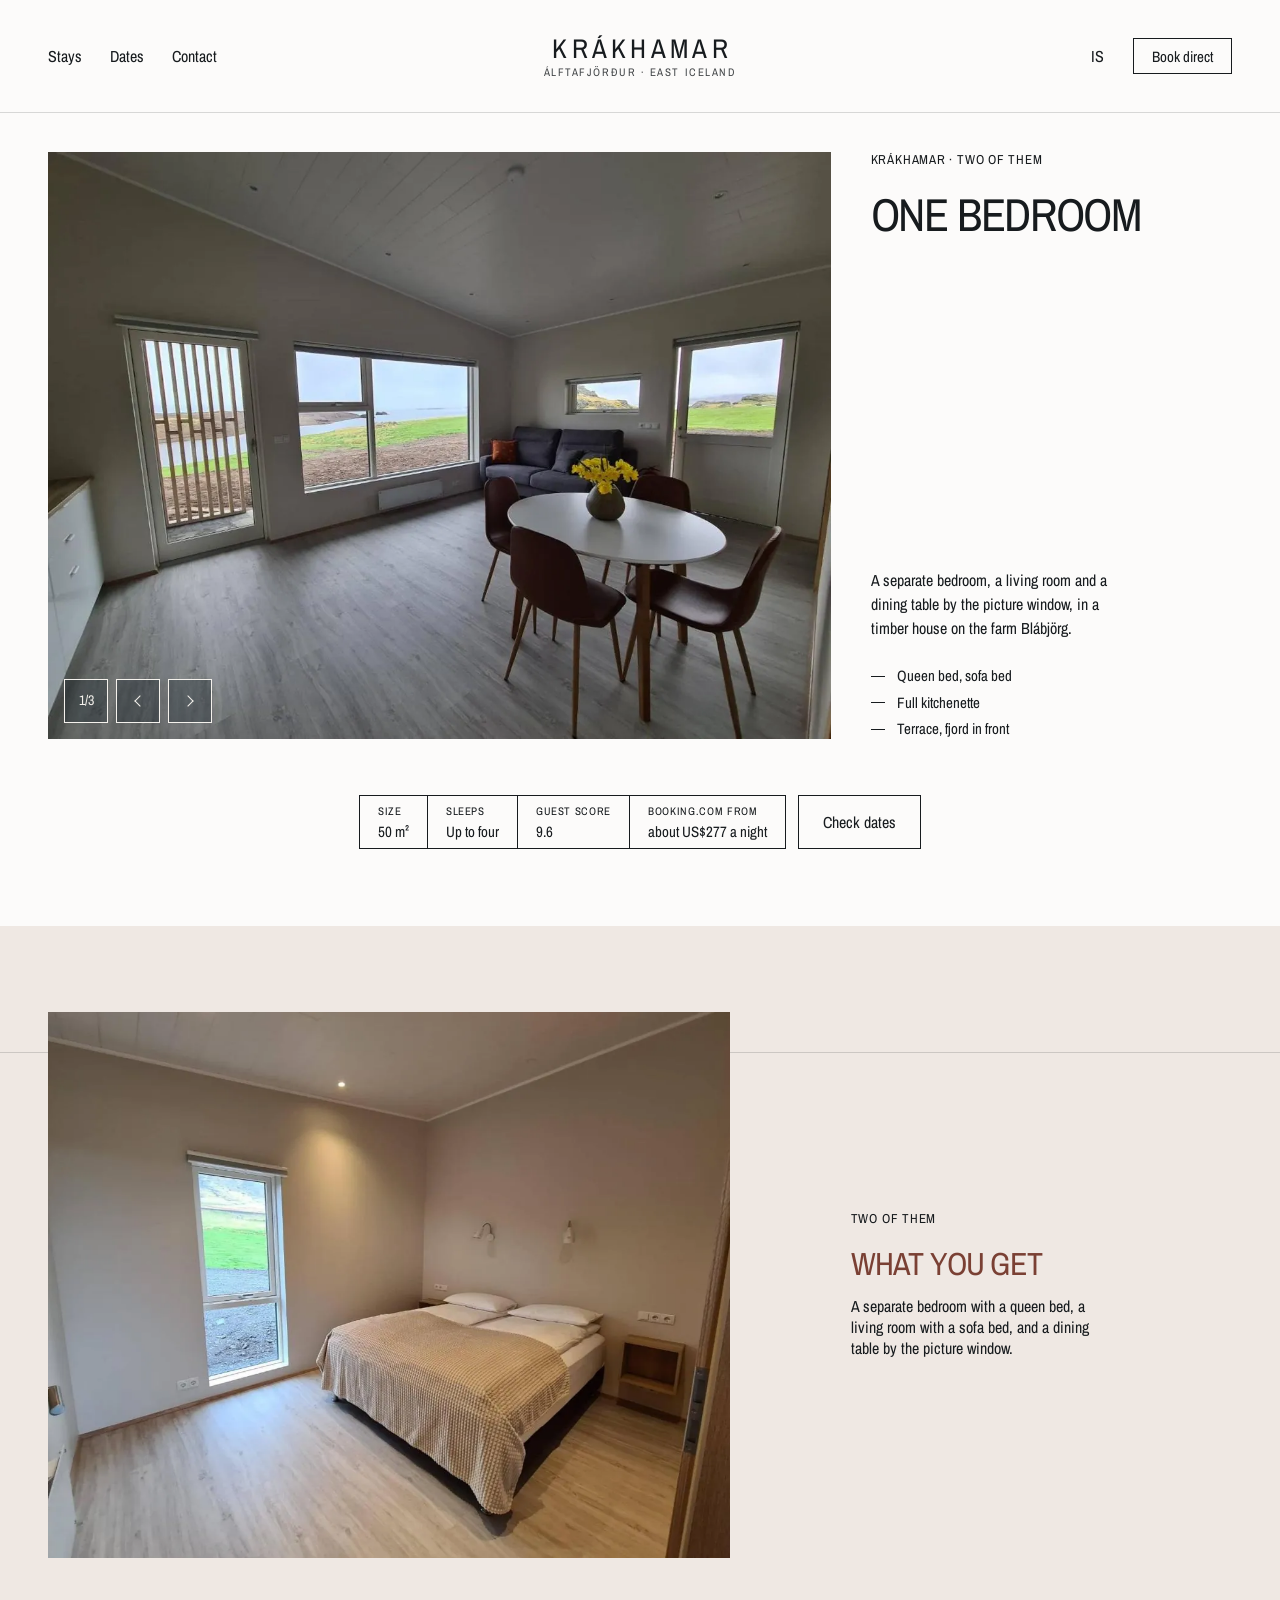
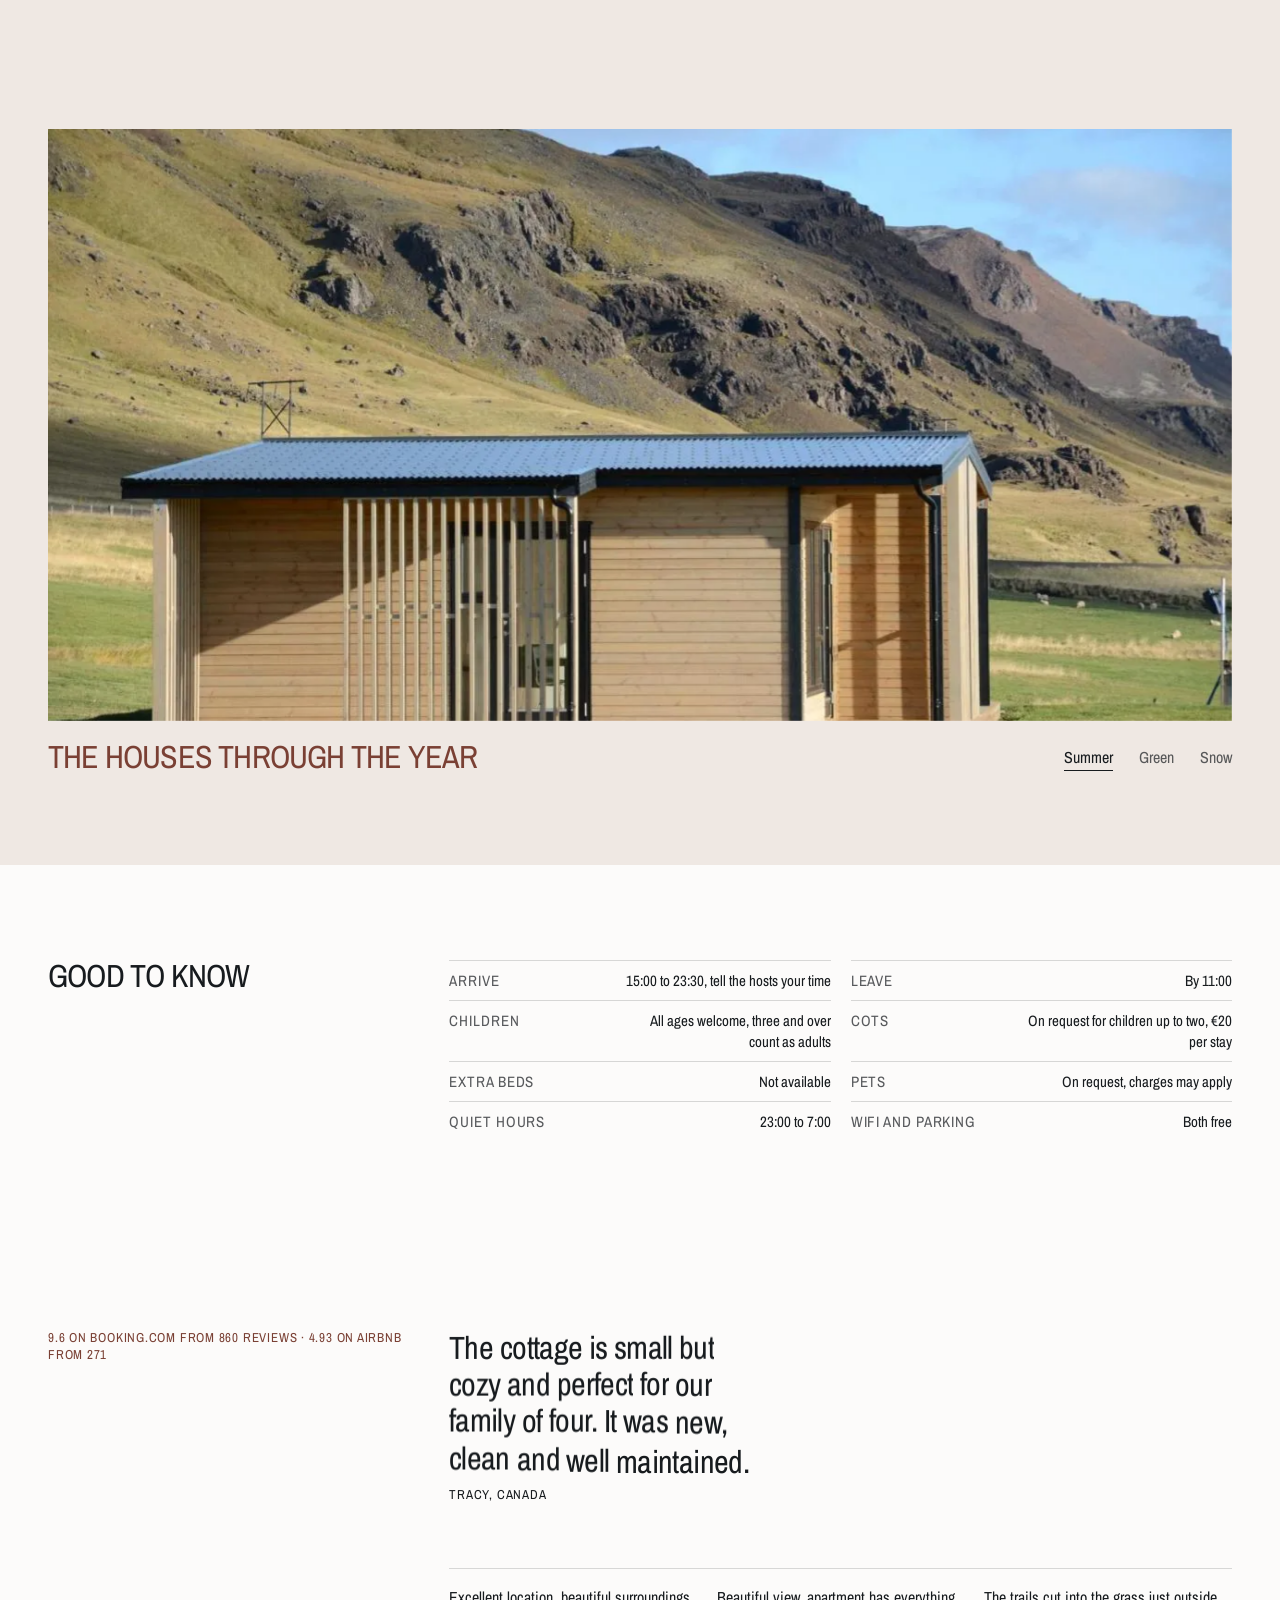
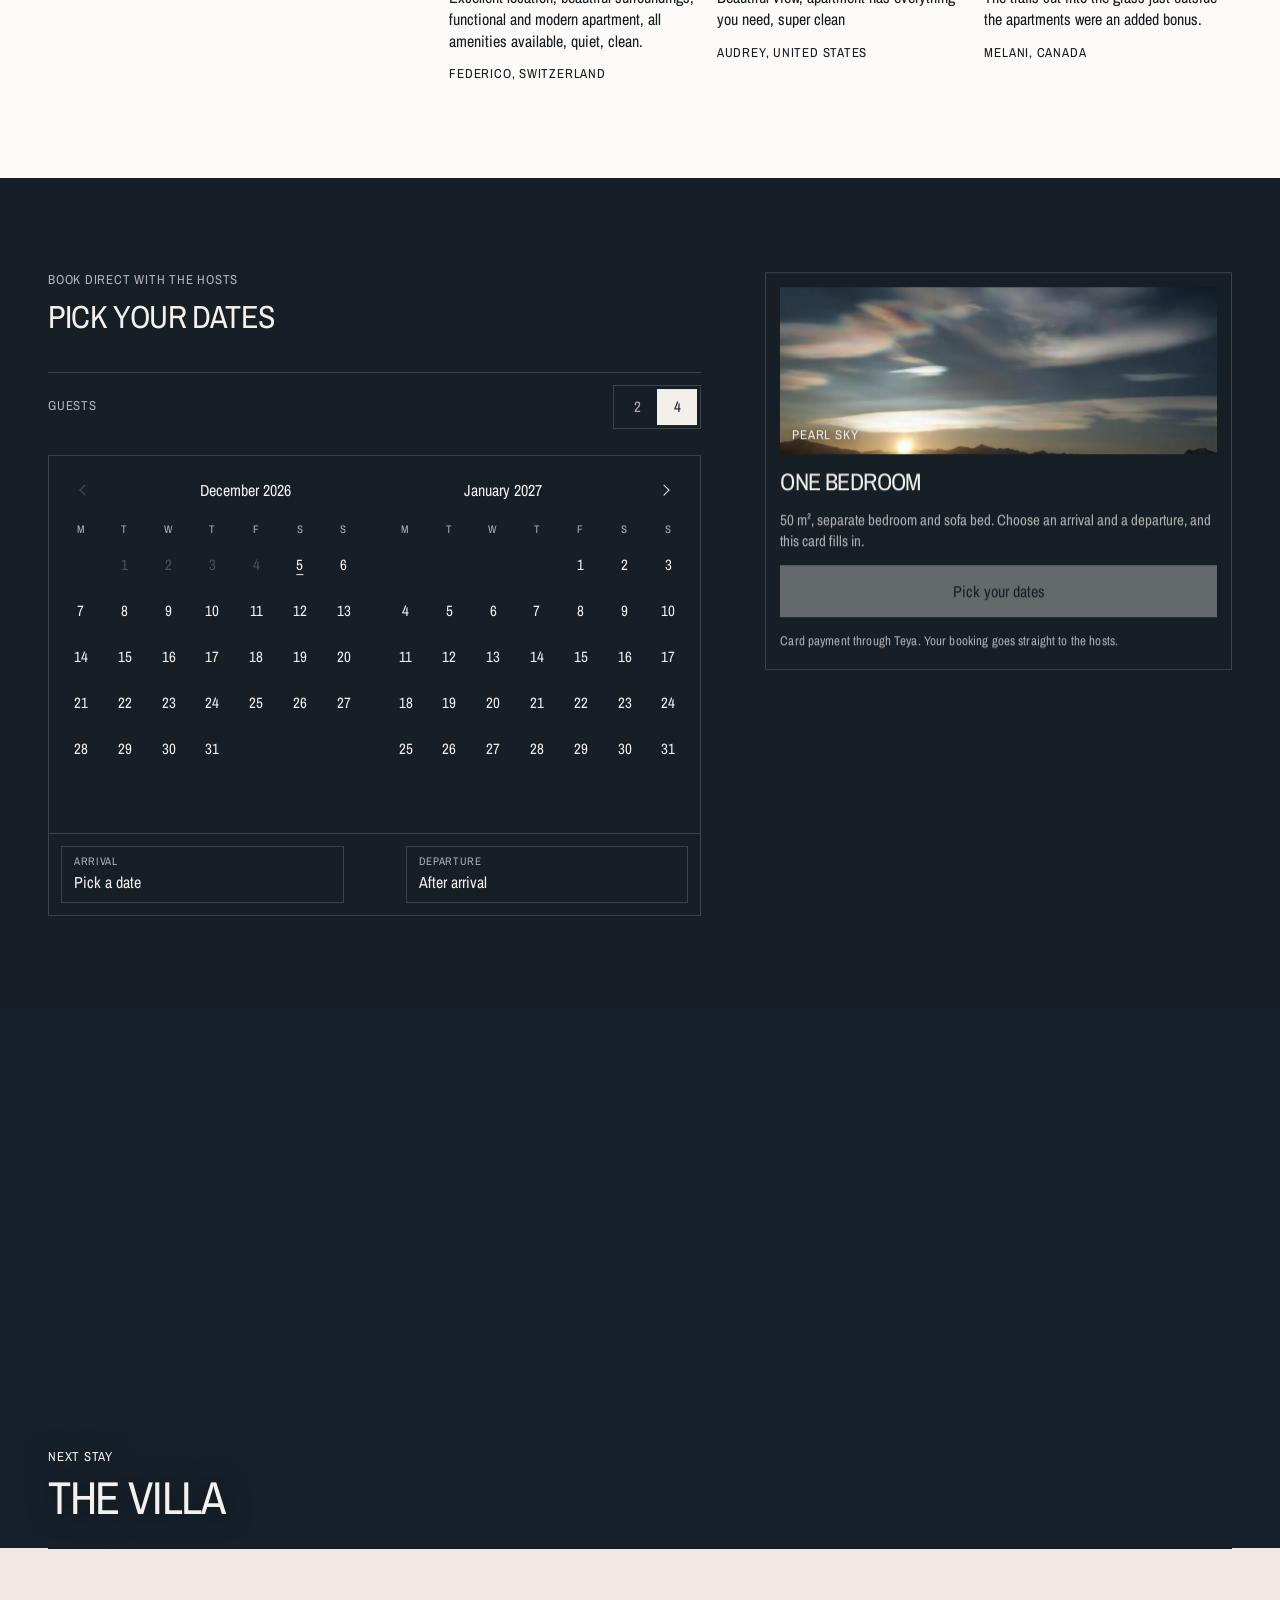
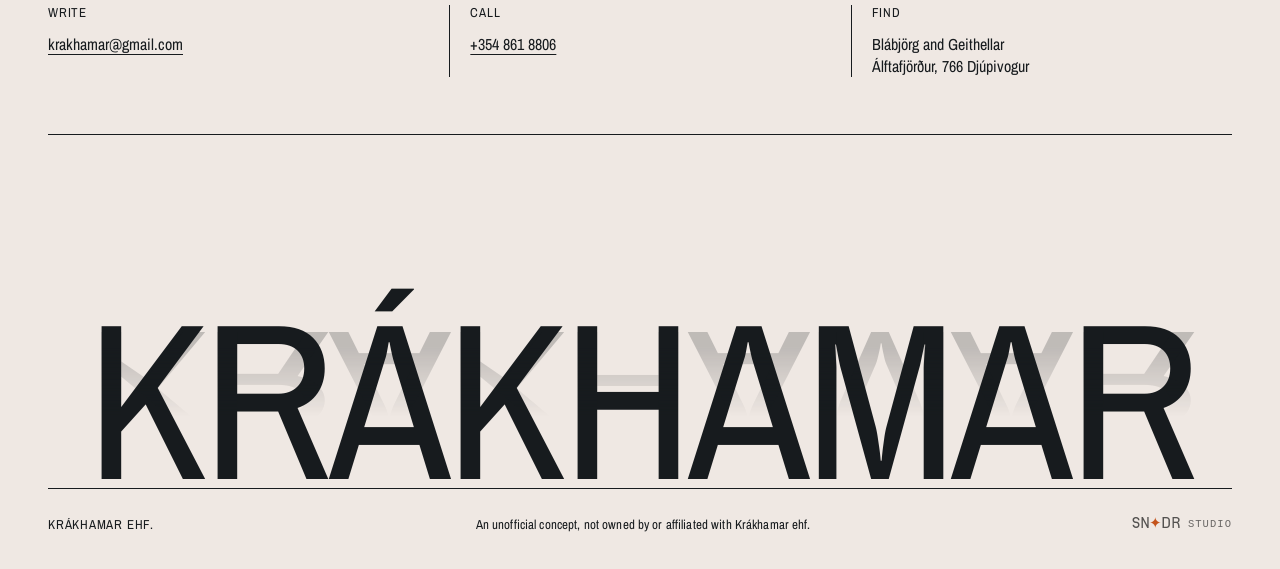
<file: one-bedroom/index.html>
<!doctype html>
<html lang="en" data-r="../" data-page="onebed">
<head>
<meta charset="utf-8">
<meta name="viewport" content="width=device-width, initial-scale=1, viewport-fit=cover">
<meta name="robots" content="noindex, nofollow">
<title>One-bedroom apartment at Krákhamar, Álftafjörður, East Iceland</title>
<meta name="description" content="A 50 m² apartment with a separate bedroom, for up to four, with a kitchenette and a picture window onto Álftafjörður. Rated 9.6. Book direct.">
<meta name="theme-color" content="#16202A">
<link rel="alternate" hreflang="en" href="https://sindrimar02.github.io/krakhamar-preview/one-bedroom/"><link rel="alternate" hreflang="is" href="https://sindrimar02.github.io/krakhamar-preview/is/eitt-svefnherbergi/">
<!-- Design preview by SNDR Studio for Krákhamar ehf. Photographs are the property's own, from its public listings. -->
<script>try{if(sessionStorage.getItem('kh-wipe')&&!matchMedia('(prefers-reduced-motion: reduce)').matches){document.documentElement.classList.add('kh-in');setTimeout(function(){document.documentElement.classList.remove('kh-in')},3000)}sessionStorage.removeItem('kh-wipe')}catch(e){}</script>
<script src="../assets/vendor/focus-guard.js"></script>
<link rel="preload" href="../assets/fonts/ArchivoNarrow-Regular.woff2" as="font" type="font/woff2" crossorigin>
<link rel="preload" href="../assets/img/p-o-living.webp" as="image">
<link rel="stylesheet" href="../assets/vendor/focus-guard.css">
<link rel="stylesheet" href="../css/badge.css">
<link rel="stylesheet" href="../css/site.css">
<link rel="icon" href="../assets/img/favicon-32.png" type="image/png" sizes="32x32">
<link rel="icon" href="../assets/img/favicon.svg" type="image/svg+xml">
<link rel="apple-touch-icon" href="../assets/img/apple-touch-icon.png">
<script type="application/ld+json">{"@context":"https://schema.org","@type":"Apartment","name":"Krákhamar one-bedroom apartment","numberOfBedrooms":1,"floorSize":{"@type":"QuantitativeValue","value":50,"unitCode":"MTK"},"occupancy":{"@type":"QuantitativeValue","value":4},"url":"https://sindrimar02.github.io/krakhamar-preview/one-bedroom/","inLanguage":"en"}</script>
</head>
<body>
<a class="skip" href="#main">Skip to the content</a>
<div class="wipe" id="wipe" aria-hidden="true"><i></i><i></i><i></i><i></i><i></i><i></i><i></i><i></i><i></i><i></i><i></i><i></i><i></i><i></i></div>
<div class="progress" id="progress" aria-hidden="true"></div>
<header class="hdr" id="hdr">
  <div class="hdr-shell">
    <nav class="hdr-links" aria-label="Main"><a href="../#stays">Stays</a><a href="#book">Dates</a><a href="#contact">Contact</a></nav>
    <a class="hdr-brand" href="../" aria-label="Krákhamar, home">
      <span class="hdr-name" translate="no">Krákhamar</span>
      <span class="hdr-place">Álftafjörður · East Iceland</span>
    </a>
    <div class="hdr-act">
      <span class="hdr-chip" id="chip" hidden></span>
      <a class="lang" href="../is/eitt-svefnherbergi/" hreflang="is" lang="is" aria-label="Íslenska">IS</a>
      <a class="btn btn--sm" href="#book">Book direct</a>
      <button class="burger" id="burger" type="button" aria-label="Open menu" aria-expanded="false" aria-controls="menu"><i></i><i></i></button>
    </div>
  </div>
</header>
<div class="menu" id="menu" tabindex="-1" hidden aria-label="Menu" role="dialog" aria-modal="true">
  <nav aria-label="Menu"><a href="../#stays">Stays</a><a href="#book">Dates</a><a href="#contact">Contact</a></nav>
  <p class="meta menu-foot"><span>krakhamar@gmail.com<br>+354 861 8806</span><a class="menu-lang" href="../is/eitt-svefnherbergi/" hreflang="is" lang="is">Íslenska</a></p>
</div>
<main id="main">
<section class="rm" id="top">
  <div class="rm-gal" data-gal>
    <div class="rm-frame"><img src="../assets/img/p-o-living.webp" alt="Living room with dining table, sofa and windows onto the fjord" fetchpriority="high" class="is-on"><img src="../assets/img/p-o-bed.webp" alt="The separate bedroom" loading="lazy"><img src="../assets/img/door-kh.webp" alt="Timber slats on a Krákhamar house at dusk, with the fjord beyond" loading="lazy"></div>
    <div class="rm-ctl"><span class="rm-count" aria-live="polite"><b data-n>1</b>/3</span><button type="button" class="rm-btn" data-prev aria-label="Previous photo"><i class="chev chev--l"></i></button><button type="button" class="rm-btn" data-next aria-label="Next photo"><i class="chev chev--r"></i></button></div>
  </div>
  <div class="rm-info">
    <p class="meta">Krákhamar · two of them</p>
    <h1 class="rm-name">One bedroom</h1>
    <p class="rm-text">A separate bedroom, a living room and a dining table by the picture window, in a timber house on the farm Blábjörg.</p>
    <ul class="dash"><li>Queen bed, sofa bed</li><li>Full kitchenette</li><li>Terrace, fjord in front</li></ul>
  </div>
  <div class="rm-bar"><dl><div><dt class="meta">Size</dt><dd>50 m²</dd></div><div><dt class="meta">Sleeps</dt><dd>Up to four</dd></div><div><dt class="meta">Guest score</dt><dd>9.6</dd></div><div><dt class="meta">Booking.com from</dt><dd>about US$277 a night</dd></div></dl><a class="btn " href="#book" data-unit="apt">Check dates</a></div>
</section>
<section class="feat feat--flip tint">
  <figure class="feat-img" data-rise><img src="../assets/img/p-o-bed.webp" alt="The separate bedroom" loading="lazy"></figure>
  <div class="feat-t"><p class="meta">Two of them</p><h2 class="feat-h">What you get</h2><p>A separate bedroom with a queen bed, a living room with a sofa bed, and a dining table by the picture window.</p></div>
</section>
<section class="show tint" data-show>
  <div class="show-frame"><img src="../assets/img/p-k-day.webp" alt="A timber house in summer below a green mountain" loading="lazy" class="is-on"><img src="../assets/img/p-k-row.webp" alt="The three timber houses in a row below the mountain" loading="lazy"><img src="../assets/img/p-k-snow.webp" alt="The houses in deep snow at blue hour" loading="lazy"></div>
  <div class="show-foot"><h2 class="show-h">The houses through the year</h2><div class="seg seg--line seg--ink" role="radiogroup" aria-label="The houses through the year"><span class="seg-pill" aria-hidden="true"></span><button type="button" role="radio" data-v="0">Summer</button><button type="button" role="radio" data-v="1">Green</button><button type="button" role="radio" data-v="2">Snow</button></div></div>
</section>
<section class="rows"><h2 class="rows-h">Good to know</h2><dl class="spec spec--2"><div><dt class="meta">Arrive</dt><dd>15:00 to 23:30, tell the hosts your time</dd></div><div><dt class="meta">Leave</dt><dd>By 11:00</dd></div><div><dt class="meta">Children</dt><dd>All ages welcome, three and over count as adults</dd></div><div><dt class="meta">Cots</dt><dd>On request for children up to two, €20 per stay</dd></div><div><dt class="meta">Extra beds</dt><dd>Not available</dd></div><div><dt class="meta">Pets</dt><dd>On request, charges may apply</dd></div><div><dt class="meta">Quiet hours</dt><dd>23:00 to 7:00</dd></div><div><dt class="meta">WiFi and parking</dt><dd>Both free</dd></div></dl></section>
<section class="guests" id="guests"><p class="meta">9.6 on Booking.com from 860 reviews · 4.93 on Airbnb from 271</p><blockquote class="q q-big" lang="en"><p data-words>The cottage is small but cozy and perfect for our family of four. It was new, clean and well maintained.</p><cite class="meta">Tracy, Canada</cite></blockquote><div class="q-row"><blockquote class="q " lang="en"><p>Excellent location, beautiful surroundings, functional and modern apartment, all amenities available, quiet, clean.</p><cite class="meta">Federico, Switzerland</cite></blockquote><blockquote class="q " lang="en"><p>Beautiful view, apartment has everything you need, super clean</p><cite class="meta">Audrey, United States</cite></blockquote><blockquote class="q " lang="en"><p>The trails cut into the grass just outside the apartments were an added bonus.</p><cite class="meta">Melani, Canada</cite></blockquote></div></section>
<section class="book" id="book" data-units="apt">
  <div class="book-l">
    <p class="meta">Book direct with the hosts</p>
    <h2 class="book-h">Pick your dates</h2>
    <div class="book-row"><span class="meta" id="bkWho">Guests</span><div class="seg seg--tray seg--dark" id="party" role="radiogroup" aria-labelledby="bkWho"><span class="seg-pill" aria-hidden="true"></span><button type="button" role="radio" data-v="2">2</button><button type="button" role="radio" data-v="4">4</button></div></div>
    <div class="book-row" hidden><span class="meta" id="bkStay">Stay</span><div class="seg seg--tray seg--dark" id="unit" role="radiogroup" aria-labelledby="bkStay"><span class="seg-pill" aria-hidden="true"></span><button type="button" role="radio" data-v="apt">One bedroom</button></div></div>
    <div class="cal" id="cal"></div>
  </div>
  <aside class="read" id="read" aria-live="polite">
    <div class="read-sky"><img id="readSky" src="../assets/img/pearl-s.webp" alt=""><span class="meta" id="readScene"></span></div>
    <h3 id="readName"></h3>
    <p class="read-sub" id="readSub"></p>
    <dl class="read-dl" id="readDl" hidden>
      <div><dt class="meta">Daylight</dt><dd id="rDay"></dd></div>
      <div><dt class="meta">Sun</dt><dd id="rSun"></dd></div>
      <div><dt class="meta">Dark</dt><dd id="rDark"></dd></div>
      <div><dt class="meta">Moon</dt><dd id="rMoon"></dd></div>
      <div><dt class="meta">Booking.com today</dt><dd id="rPrice"></dd></div>
    </dl>
    <form id="req" class="req" hidden novalidate>
      <label><span class="meta">Name</span><input name="name" autocomplete="name" required></label>
      <label><span class="meta">Email</span><input name="email" type="email" autocomplete="email" spellcheck="false" required></label>
      <p class="req-err" id="reqErr" role="alert"></p>
    </form>
    <button class="go" id="go" type="button" disabled><span id="goT"></span></button>
    <p class="meta read-foot" id="readFoot">Card payment through Teya. Your booking goes straight to the hosts.</p>
  </aside>
</section>
<a class="next" href="../villa/">
  <div class="next-photo" data-slats><img src="../assets/img/door-gh.webp" alt="Geithellar under snow-streaked peaks" loading="lazy"></div>
  <div class="next-ui"><span class="meta">Next stay</span><span class="next-name">The villa</span></div>
</a>
</main>
<footer class="ft" id="contact">
  <div class="ft-grid">
    <div><p class="meta">Write</p><a href="mailto:krakhamar@gmail.com">krakhamar@gmail.com</a></div>
    <div><p class="meta">Call</p><a href="tel:+3548618806">+354 861 8806</a></div>
    <div><p class="meta">Find</p><p>Blábjörg and Geithellar<br>Álftafjörður, 766 Djúpivogur</p></div>
  </div>
  <div class="ft-mark" aria-hidden="true"><span>KRÁKHAMAR</span><span class="r">KRÁKHAMAR</span></div>
  <div class="ft-base meta"><span>Krákhamar ehf.</span><span class="ft-note">An unofficial concept, not owned by or affiliated with Krákhamar ehf.</span><a class="sndr-badge" href="https://sndrstudio.is" target="_blank" rel="noreferrer"
  aria-label="Hannað af SNDR Studio" data-logotype
  style="--sndr-ink:rgba(23,23,23,0.72);--sndr-ember:#C4531B">
  <span class="sndr-badge-mark">SN<span class="sndr-badge-star">✦</span>DR</span>
  <span class="sndr-badge-studio">STUDIO</span>
</a></div>
</footer>
<script src="../assets/vendor/gsap.min.js"></script>
<script src="../assets/vendor/ScrollTrigger.min.js"></script>
<script src="../assets/vendor/lenis.min.js"></script>
<script src="../assets/vendor/staypicker.js"></script>
<script src="../js/site.js"></script>
</body>
</html>
</file>
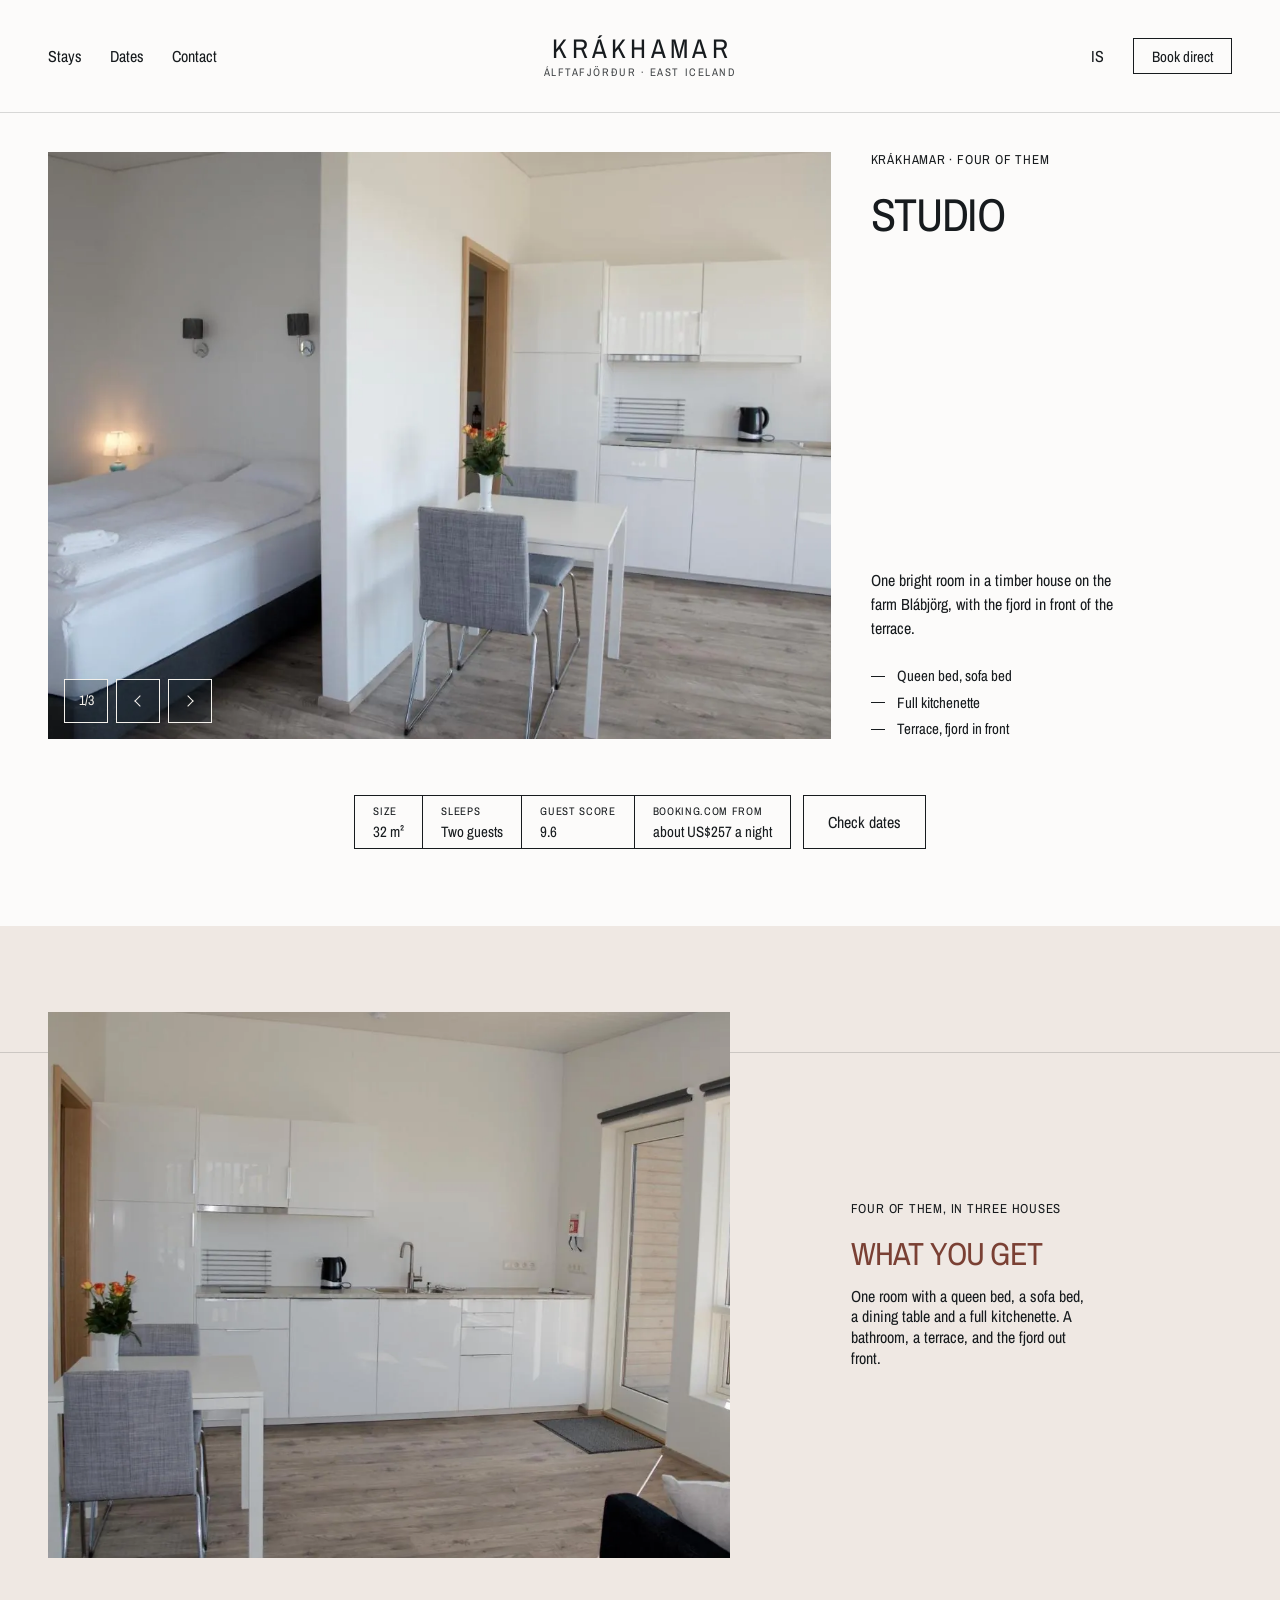
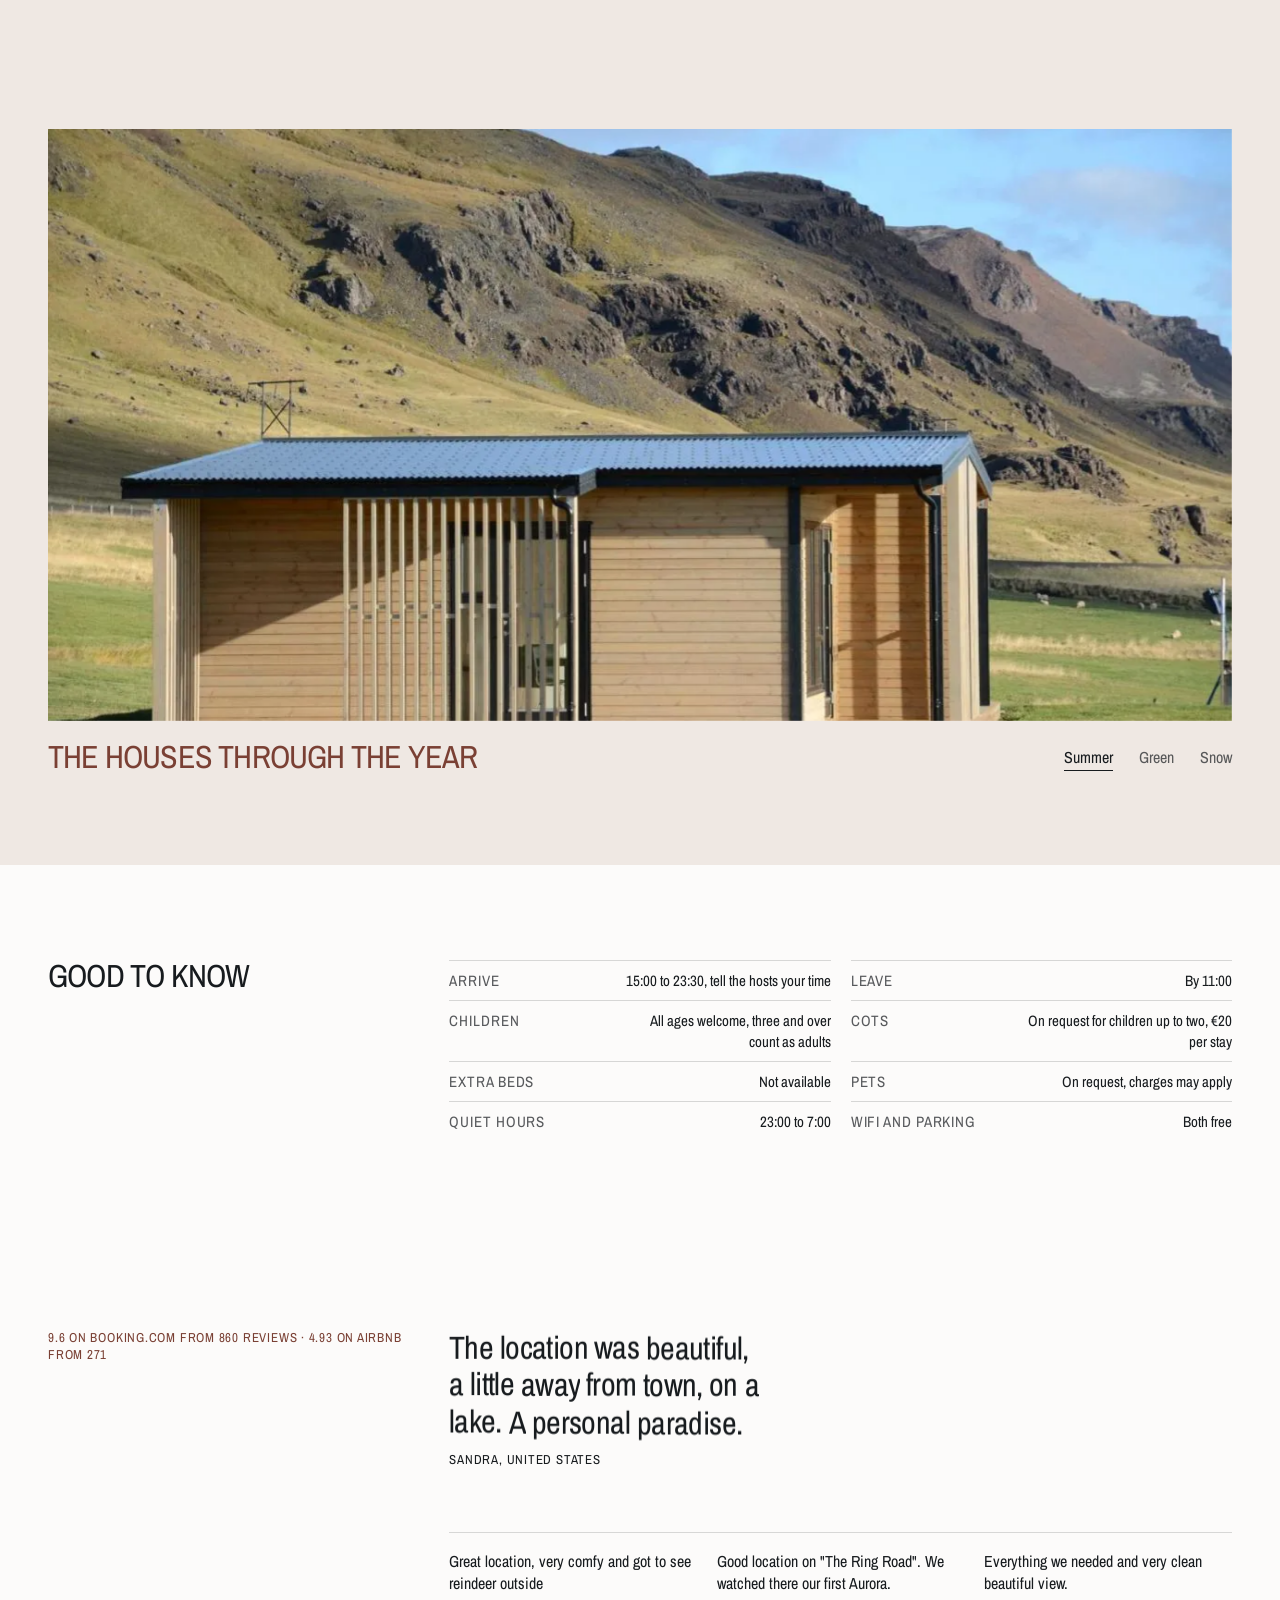
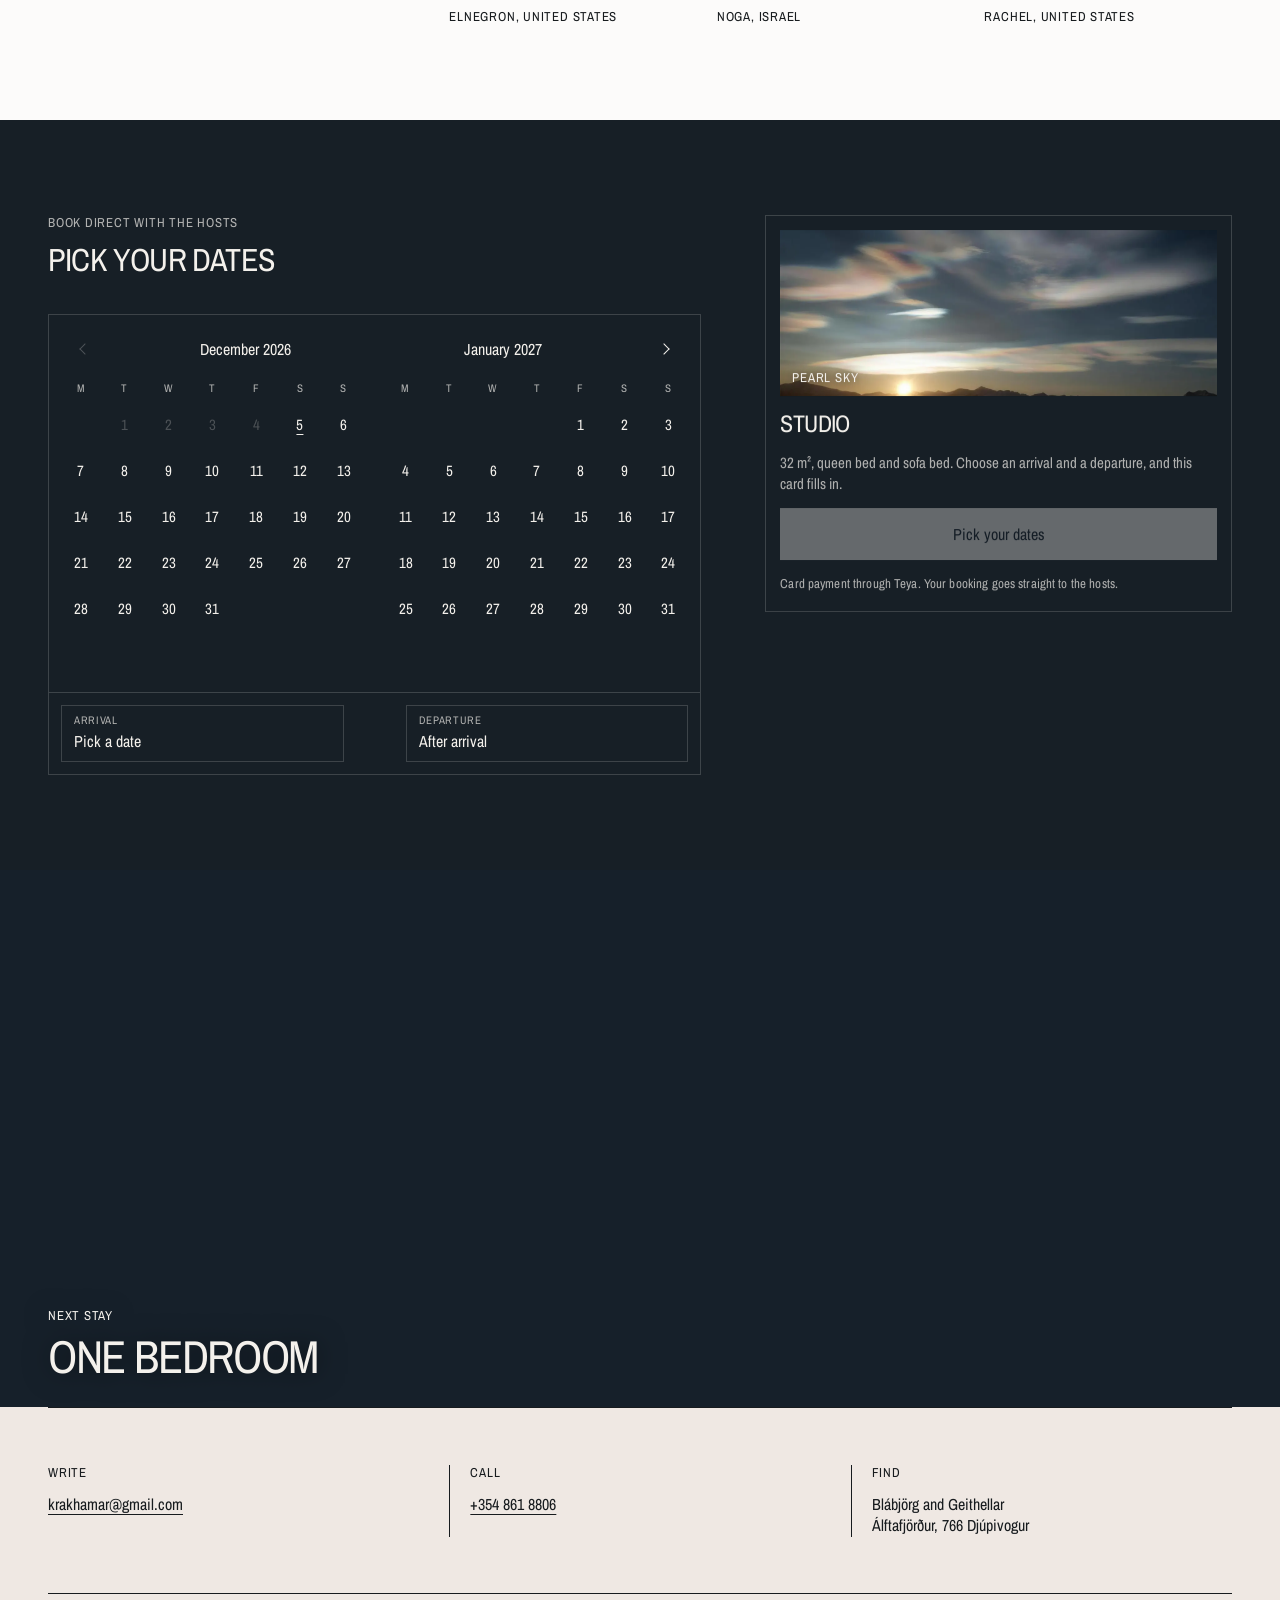
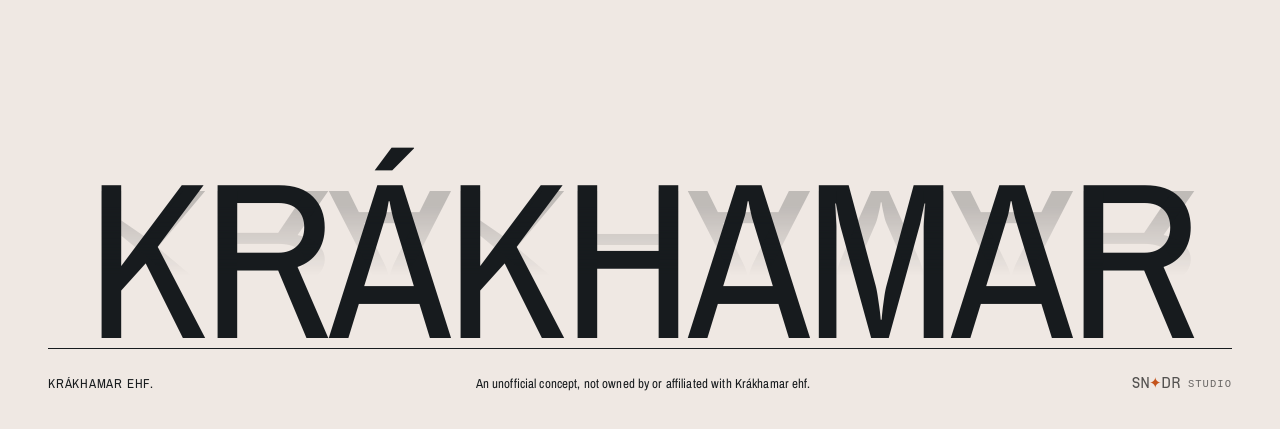
<file: studio/index.html>
<!doctype html>
<html lang="en" data-r="../" data-page="studio">
<head>
<meta charset="utf-8">
<meta name="viewport" content="width=device-width, initial-scale=1, viewport-fit=cover">
<meta name="robots" content="noindex, nofollow">
<title>Studio apartment at Krákhamar, Álftafjörður, East Iceland</title>
<meta name="description" content="A 32 m² studio for two with a kitchenette and a terrace on Álftafjörður, 22 km south of Djúpivogur. Rated 9.6 by guests. Book direct.">
<meta name="theme-color" content="#16202A">
<link rel="alternate" hreflang="en" href="https://sindrimar02.github.io/krakhamar-preview/studio/"><link rel="alternate" hreflang="is" href="https://sindrimar02.github.io/krakhamar-preview/is/studio/">
<!-- Design preview by SNDR Studio for Krákhamar ehf. Photographs are the property's own, from its public listings. -->
<script>try{if(sessionStorage.getItem('kh-wipe')&&!matchMedia('(prefers-reduced-motion: reduce)').matches){document.documentElement.classList.add('kh-in');setTimeout(function(){document.documentElement.classList.remove('kh-in')},3000)}sessionStorage.removeItem('kh-wipe')}catch(e){}</script>
<script src="../assets/vendor/focus-guard.js"></script>
<link rel="preload" href="../assets/fonts/ArchivoNarrow-Regular.woff2" as="font" type="font/woff2" crossorigin>
<link rel="preload" href="../assets/img/p-s-1.webp" as="image">
<link rel="stylesheet" href="../assets/vendor/focus-guard.css">
<link rel="stylesheet" href="../css/badge.css">
<link rel="stylesheet" href="../css/site.css">
<link rel="icon" href="../assets/img/favicon-32.png" type="image/png" sizes="32x32">
<link rel="icon" href="../assets/img/favicon.svg" type="image/svg+xml">
<link rel="apple-touch-icon" href="../assets/img/apple-touch-icon.png">
<script type="application/ld+json">{"@context":"https://schema.org","@type":"Apartment","name":"Krákhamar studio","floorSize":{"@type":"QuantitativeValue","value":32,"unitCode":"MTK"},"occupancy":{"@type":"QuantitativeValue","value":2},"url":"https://sindrimar02.github.io/krakhamar-preview/studio/","inLanguage":"en"}</script>
</head>
<body>
<a class="skip" href="#main">Skip to the content</a>
<div class="wipe" id="wipe" aria-hidden="true"><i></i><i></i><i></i><i></i><i></i><i></i><i></i><i></i><i></i><i></i><i></i><i></i><i></i><i></i></div>
<div class="progress" id="progress" aria-hidden="true"></div>
<header class="hdr" id="hdr">
  <div class="hdr-shell">
    <nav class="hdr-links" aria-label="Main"><a href="../#stays">Stays</a><a href="#book">Dates</a><a href="#contact">Contact</a></nav>
    <a class="hdr-brand" href="../" aria-label="Krákhamar, home">
      <span class="hdr-name" translate="no">Krákhamar</span>
      <span class="hdr-place">Álftafjörður · East Iceland</span>
    </a>
    <div class="hdr-act">
      <span class="hdr-chip" id="chip" hidden></span>
      <a class="lang" href="../is/studio/" hreflang="is" lang="is" aria-label="Íslenska">IS</a>
      <a class="btn btn--sm" href="#book">Book direct</a>
      <button class="burger" id="burger" type="button" aria-label="Open menu" aria-expanded="false" aria-controls="menu"><i></i><i></i></button>
    </div>
  </div>
</header>
<div class="menu" id="menu" tabindex="-1" hidden aria-label="Menu" role="dialog" aria-modal="true">
  <nav aria-label="Menu"><a href="../#stays">Stays</a><a href="#book">Dates</a><a href="#contact">Contact</a></nav>
  <p class="meta menu-foot"><span>krakhamar@gmail.com<br>+354 861 8806</span><a class="menu-lang" href="../is/studio/" hreflang="is" lang="is">Íslenska</a></p>
</div>
<main id="main">
<section class="rm" id="top">
  <div class="rm-gal" data-gal>
    <div class="rm-frame"><img src="../assets/img/p-s-1.webp" alt="Studio with bed, table and white kitchenette" fetchpriority="high" class="is-on"><img src="../assets/img/p-s-2.webp" alt="The studio kitchenette and dining table" loading="lazy"><img src="../assets/img/p-k-dusk.webp" alt="A timber house lit from inside under a red sky" loading="lazy"></div>
    <div class="rm-ctl"><span class="rm-count" aria-live="polite"><b data-n>1</b>/3</span><button type="button" class="rm-btn" data-prev aria-label="Previous photo"><i class="chev chev--l"></i></button><button type="button" class="rm-btn" data-next aria-label="Next photo"><i class="chev chev--r"></i></button></div>
  </div>
  <div class="rm-info">
    <p class="meta">Krákhamar · four of them</p>
    <h1 class="rm-name">Studio</h1>
    <p class="rm-text">One bright room in a timber house on the farm Blábjörg, with the fjord in front of the terrace.</p>
    <ul class="dash"><li>Queen bed, sofa bed</li><li>Full kitchenette</li><li>Terrace, fjord in front</li></ul>
  </div>
  <div class="rm-bar"><dl><div><dt class="meta">Size</dt><dd>32 m²</dd></div><div><dt class="meta">Sleeps</dt><dd>Two guests</dd></div><div><dt class="meta">Guest score</dt><dd>9.6</dd></div><div><dt class="meta">Booking.com from</dt><dd>about US$257 a night</dd></div></dl><a class="btn " href="#book" data-unit="studio">Check dates</a></div>
</section>
<section class="feat feat--flip tint">
  <figure class="feat-img" data-rise><img src="../assets/img/p-s-2.webp" alt="The studio kitchenette and dining table" loading="lazy"></figure>
  <div class="feat-t"><p class="meta">Four of them, in three houses</p><h2 class="feat-h">What you get</h2><p>One room with a queen bed, a sofa bed, a dining table and a full kitchenette. A bathroom, a terrace, and the fjord out front.</p></div>
</section>
<section class="show tint" data-show>
  <div class="show-frame"><img src="../assets/img/p-k-day.webp" alt="A timber house in summer below a green mountain" loading="lazy" class="is-on"><img src="../assets/img/p-k-row.webp" alt="The three timber houses in a row below the mountain" loading="lazy"><img src="../assets/img/p-k-snow.webp" alt="The houses in deep snow at blue hour" loading="lazy"></div>
  <div class="show-foot"><h2 class="show-h">The houses through the year</h2><div class="seg seg--line seg--ink" role="radiogroup" aria-label="The houses through the year"><span class="seg-pill" aria-hidden="true"></span><button type="button" role="radio" data-v="0">Summer</button><button type="button" role="radio" data-v="1">Green</button><button type="button" role="radio" data-v="2">Snow</button></div></div>
</section>
<section class="rows"><h2 class="rows-h">Good to know</h2><dl class="spec spec--2"><div><dt class="meta">Arrive</dt><dd>15:00 to 23:30, tell the hosts your time</dd></div><div><dt class="meta">Leave</dt><dd>By 11:00</dd></div><div><dt class="meta">Children</dt><dd>All ages welcome, three and over count as adults</dd></div><div><dt class="meta">Cots</dt><dd>On request for children up to two, €20 per stay</dd></div><div><dt class="meta">Extra beds</dt><dd>Not available</dd></div><div><dt class="meta">Pets</dt><dd>On request, charges may apply</dd></div><div><dt class="meta">Quiet hours</dt><dd>23:00 to 7:00</dd></div><div><dt class="meta">WiFi and parking</dt><dd>Both free</dd></div></dl></section>
<section class="guests" id="guests"><p class="meta">9.6 on Booking.com from 860 reviews · 4.93 on Airbnb from 271</p><blockquote class="q q-big" lang="en"><p data-words>The location was beautiful, a little away from town, on a lake. A personal paradise.</p><cite class="meta">Sandra, United States</cite></blockquote><div class="q-row"><blockquote class="q " lang="en"><p>Great location, very comfy and got to see reindeer outside</p><cite class="meta">Elnegron, United States</cite></blockquote><blockquote class="q " lang="en"><p>Good location on "The Ring Road". We watched there our first Aurora.</p><cite class="meta">Noga, Israel</cite></blockquote><blockquote class="q " lang="en"><p>Everything we needed and very clean beautiful view.</p><cite class="meta">Rachel, United States</cite></blockquote></div></section>
<section class="book" id="book" data-units="studio">
  <div class="book-l">
    <p class="meta">Book direct with the hosts</p>
    <h2 class="book-h">Pick your dates</h2>
    <div class="book-row" hidden><span class="meta" id="bkWho">Guests</span><div class="seg seg--tray seg--dark" id="party" role="radiogroup" aria-labelledby="bkWho"><span class="seg-pill" aria-hidden="true"></span><button type="button" role="radio" data-v="2">2</button></div></div>
    <div class="book-row" hidden><span class="meta" id="bkStay">Stay</span><div class="seg seg--tray seg--dark" id="unit" role="radiogroup" aria-labelledby="bkStay"><span class="seg-pill" aria-hidden="true"></span><button type="button" role="radio" data-v="studio">Studio</button></div></div>
    <div class="cal" id="cal"></div>
  </div>
  <aside class="read" id="read" aria-live="polite">
    <div class="read-sky"><img id="readSky" src="../assets/img/pearl-s.webp" alt=""><span class="meta" id="readScene"></span></div>
    <h3 id="readName"></h3>
    <p class="read-sub" id="readSub"></p>
    <dl class="read-dl" id="readDl" hidden>
      <div><dt class="meta">Daylight</dt><dd id="rDay"></dd></div>
      <div><dt class="meta">Sun</dt><dd id="rSun"></dd></div>
      <div><dt class="meta">Dark</dt><dd id="rDark"></dd></div>
      <div><dt class="meta">Moon</dt><dd id="rMoon"></dd></div>
      <div><dt class="meta">Booking.com today</dt><dd id="rPrice"></dd></div>
    </dl>
    <form id="req" class="req" hidden novalidate>
      <label><span class="meta">Name</span><input name="name" autocomplete="name" required></label>
      <label><span class="meta">Email</span><input name="email" type="email" autocomplete="email" spellcheck="false" required></label>
      <p class="req-err" id="reqErr" role="alert"></p>
    </form>
    <button class="go" id="go" type="button" disabled><span id="goT"></span></button>
    <p class="meta read-foot" id="readFoot">Card payment through Teya. Your booking goes straight to the hosts.</p>
  </aside>
</section>
<a class="next" href="../one-bedroom/">
  <div class="next-photo" data-slats><img src="../assets/img/door-kh.webp" alt="Timber slats at Krákhamar at dusk" loading="lazy"></div>
  <div class="next-ui"><span class="meta">Next stay</span><span class="next-name">One bedroom</span></div>
</a>
</main>
<footer class="ft" id="contact">
  <div class="ft-grid">
    <div><p class="meta">Write</p><a href="mailto:krakhamar@gmail.com">krakhamar@gmail.com</a></div>
    <div><p class="meta">Call</p><a href="tel:+3548618806">+354 861 8806</a></div>
    <div><p class="meta">Find</p><p>Blábjörg and Geithellar<br>Álftafjörður, 766 Djúpivogur</p></div>
  </div>
  <div class="ft-mark" aria-hidden="true"><span>KRÁKHAMAR</span><span class="r">KRÁKHAMAR</span></div>
  <div class="ft-base meta"><span>Krákhamar ehf.</span><span class="ft-note">An unofficial concept, not owned by or affiliated with Krákhamar ehf.</span><a class="sndr-badge" href="https://sndrstudio.is" target="_blank" rel="noreferrer"
  aria-label="Hannað af SNDR Studio" data-logotype
  style="--sndr-ink:rgba(23,23,23,0.72);--sndr-ember:#C4531B">
  <span class="sndr-badge-mark">SN<span class="sndr-badge-star">✦</span>DR</span>
  <span class="sndr-badge-studio">STUDIO</span>
</a></div>
</footer>
<script src="../assets/vendor/gsap.min.js"></script>
<script src="../assets/vendor/ScrollTrigger.min.js"></script>
<script src="../assets/vendor/lenis.min.js"></script>
<script src="../assets/vendor/staypicker.js"></script>
<script src="../js/site.js"></script>
</body>
</html>
</file>
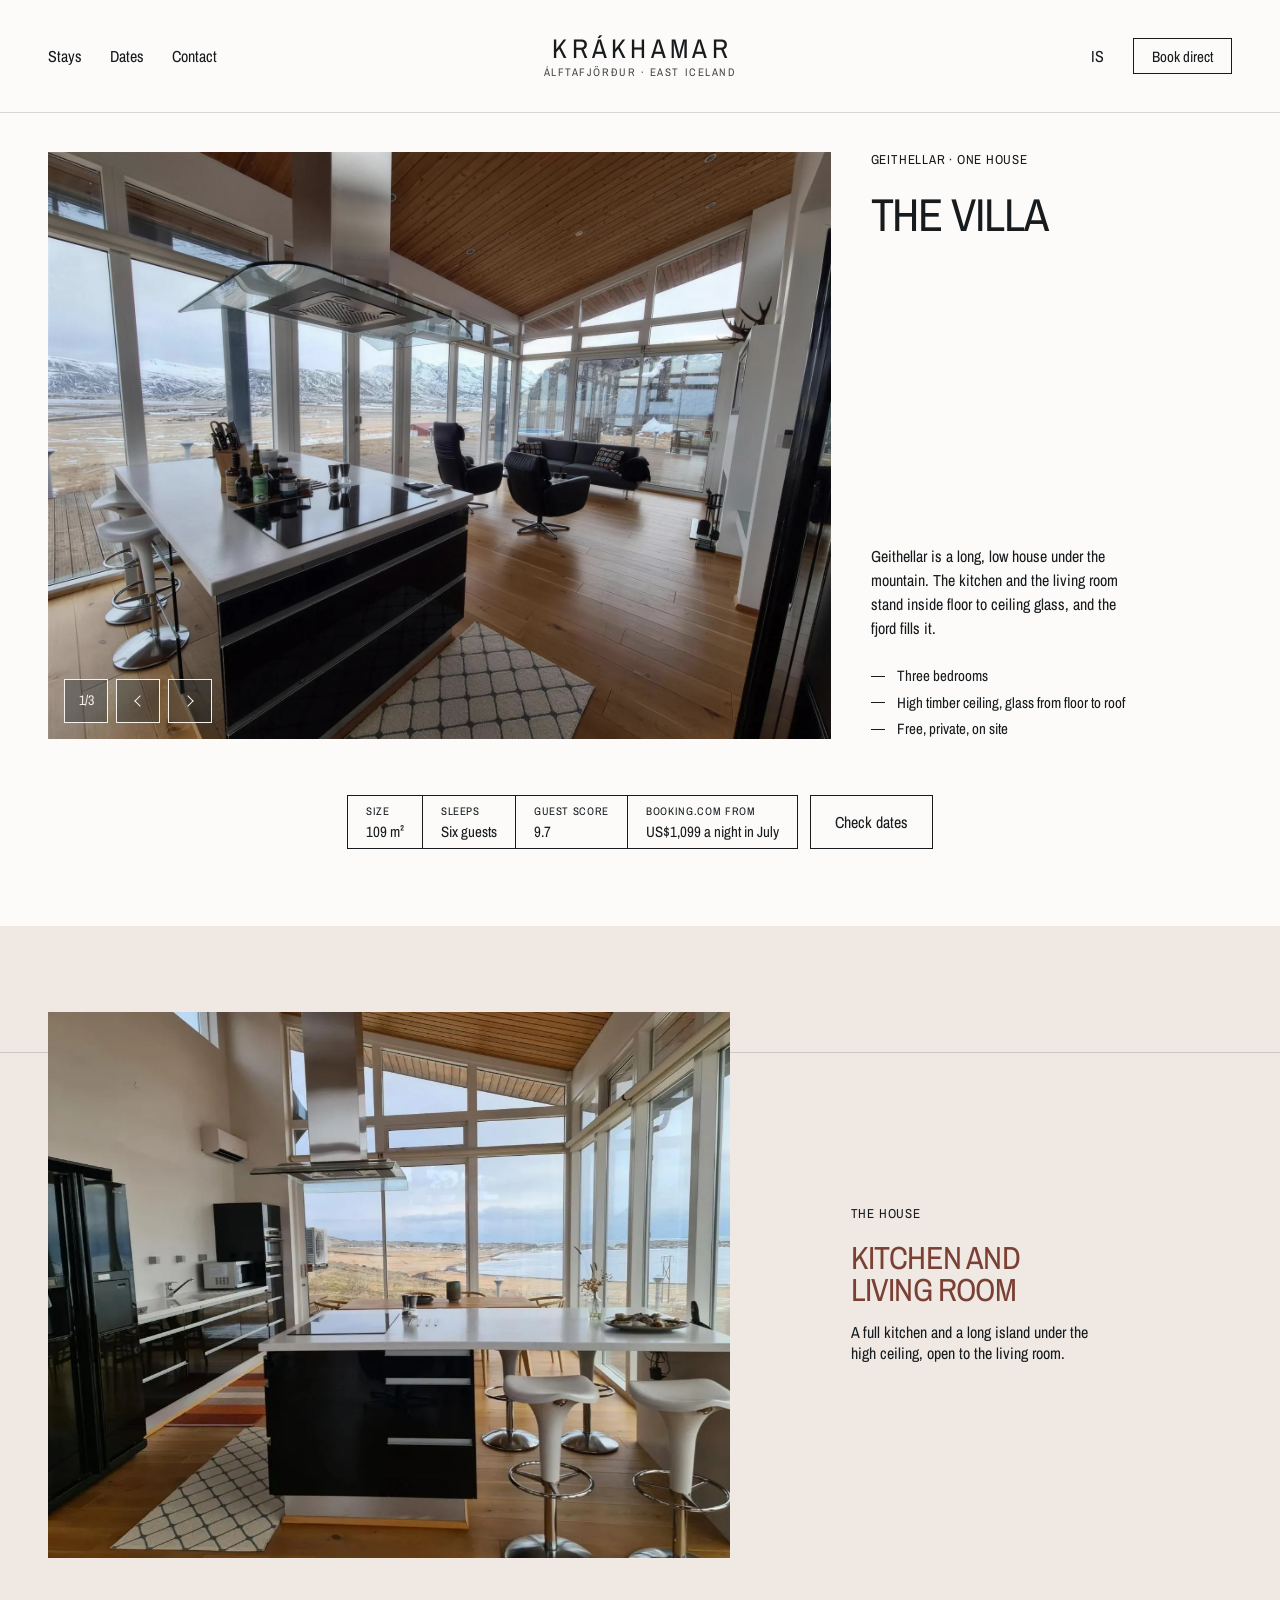
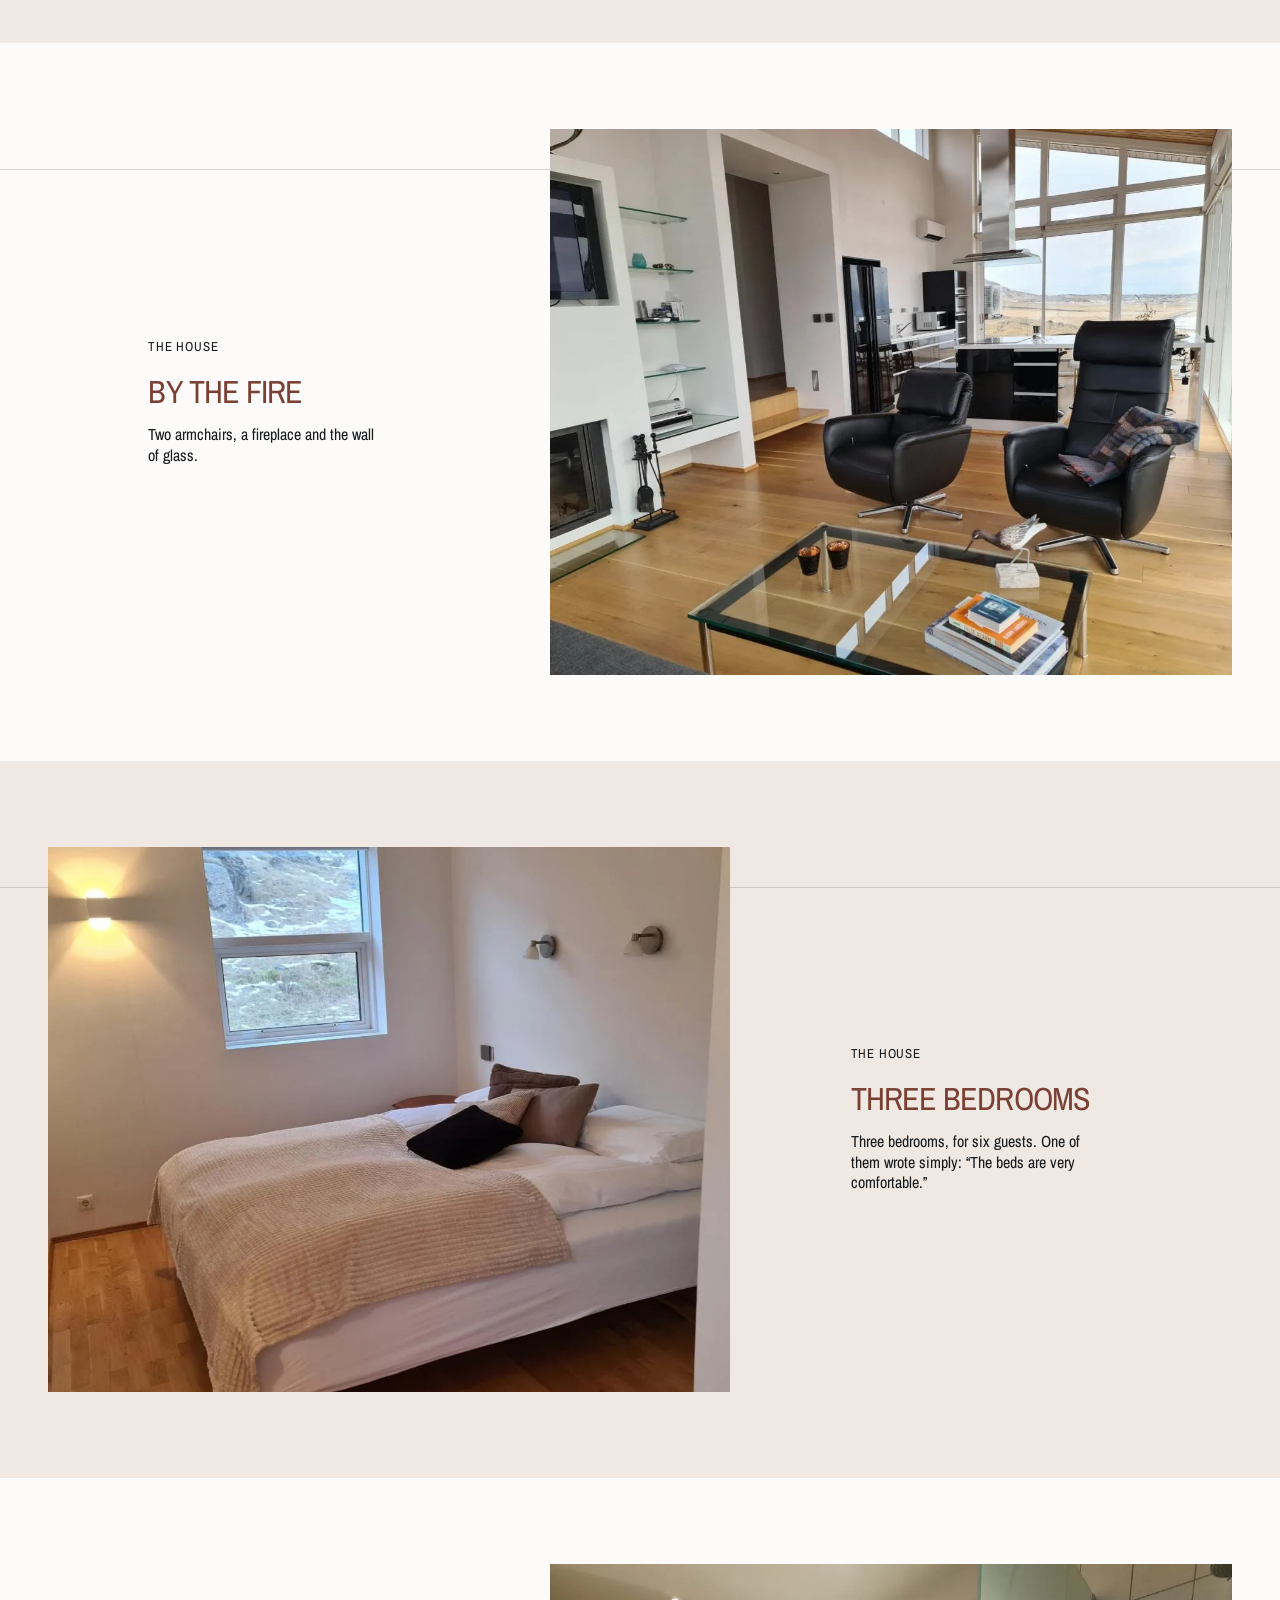
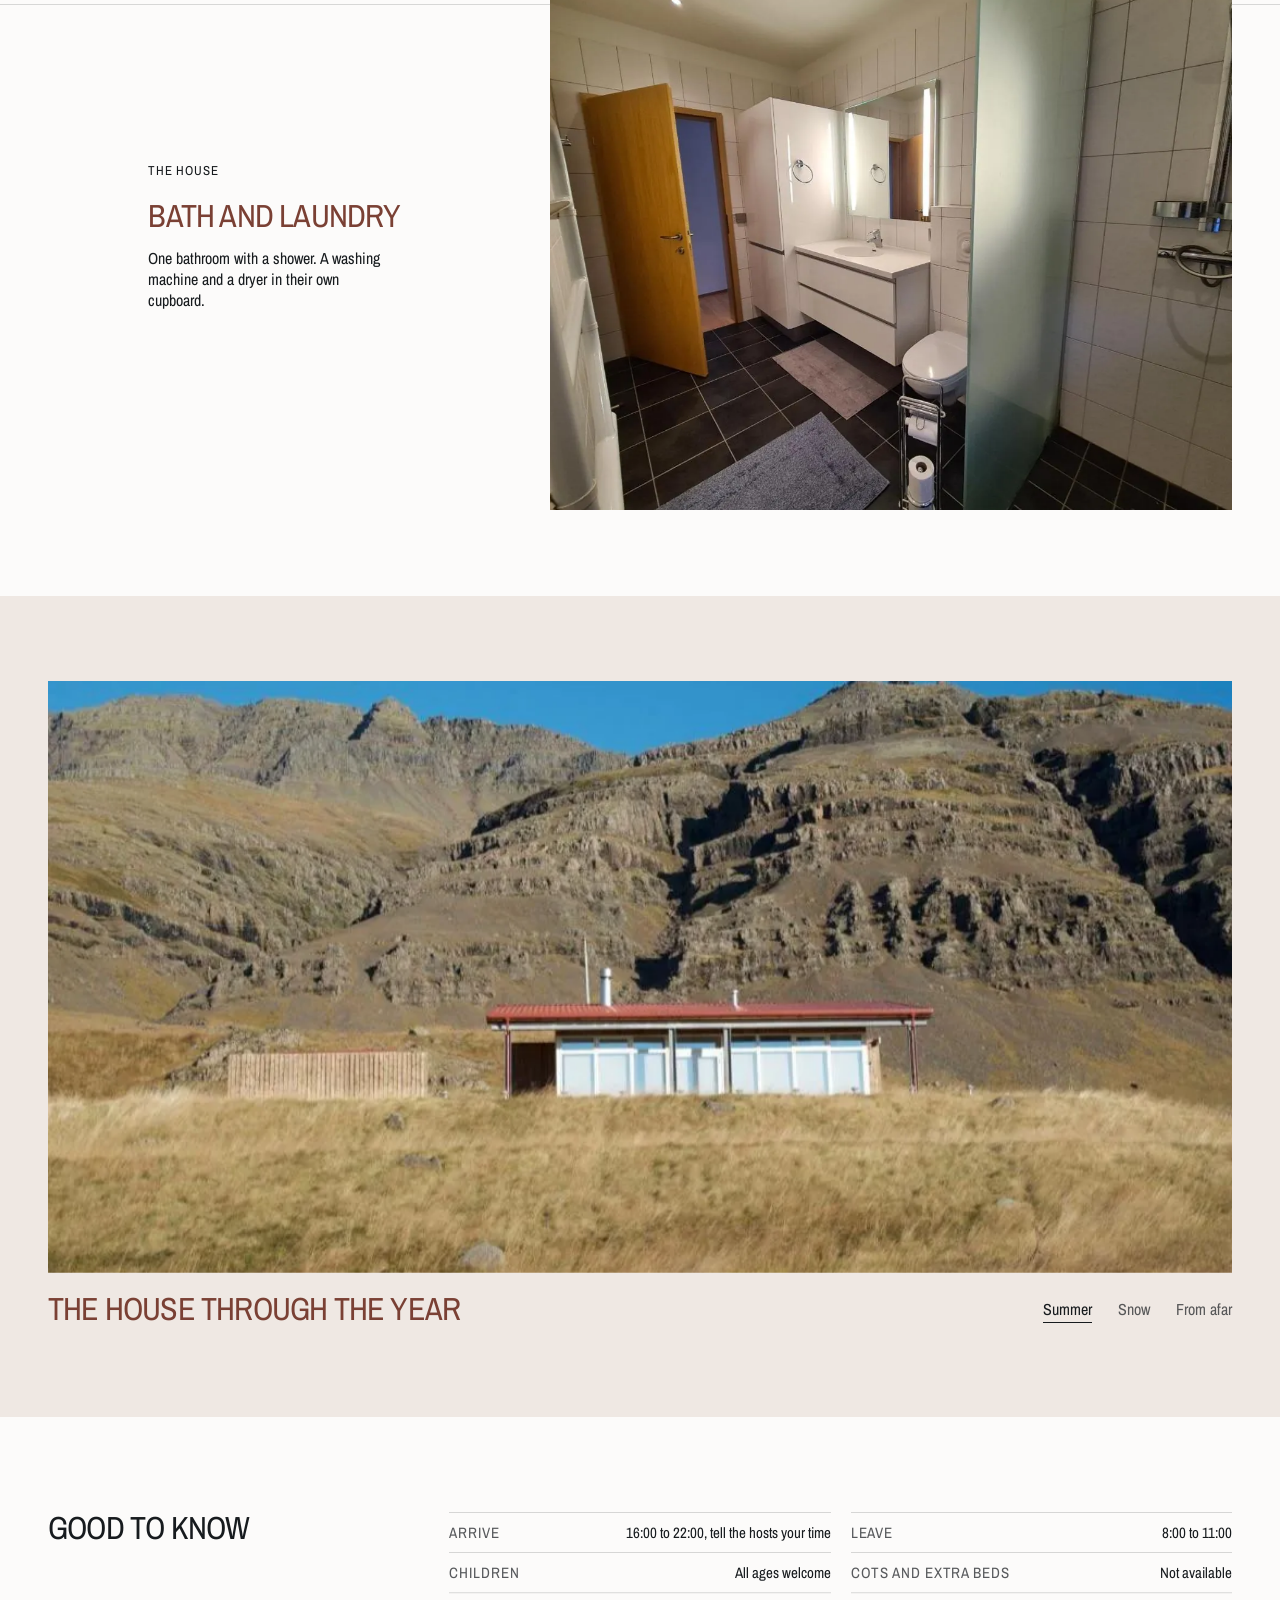
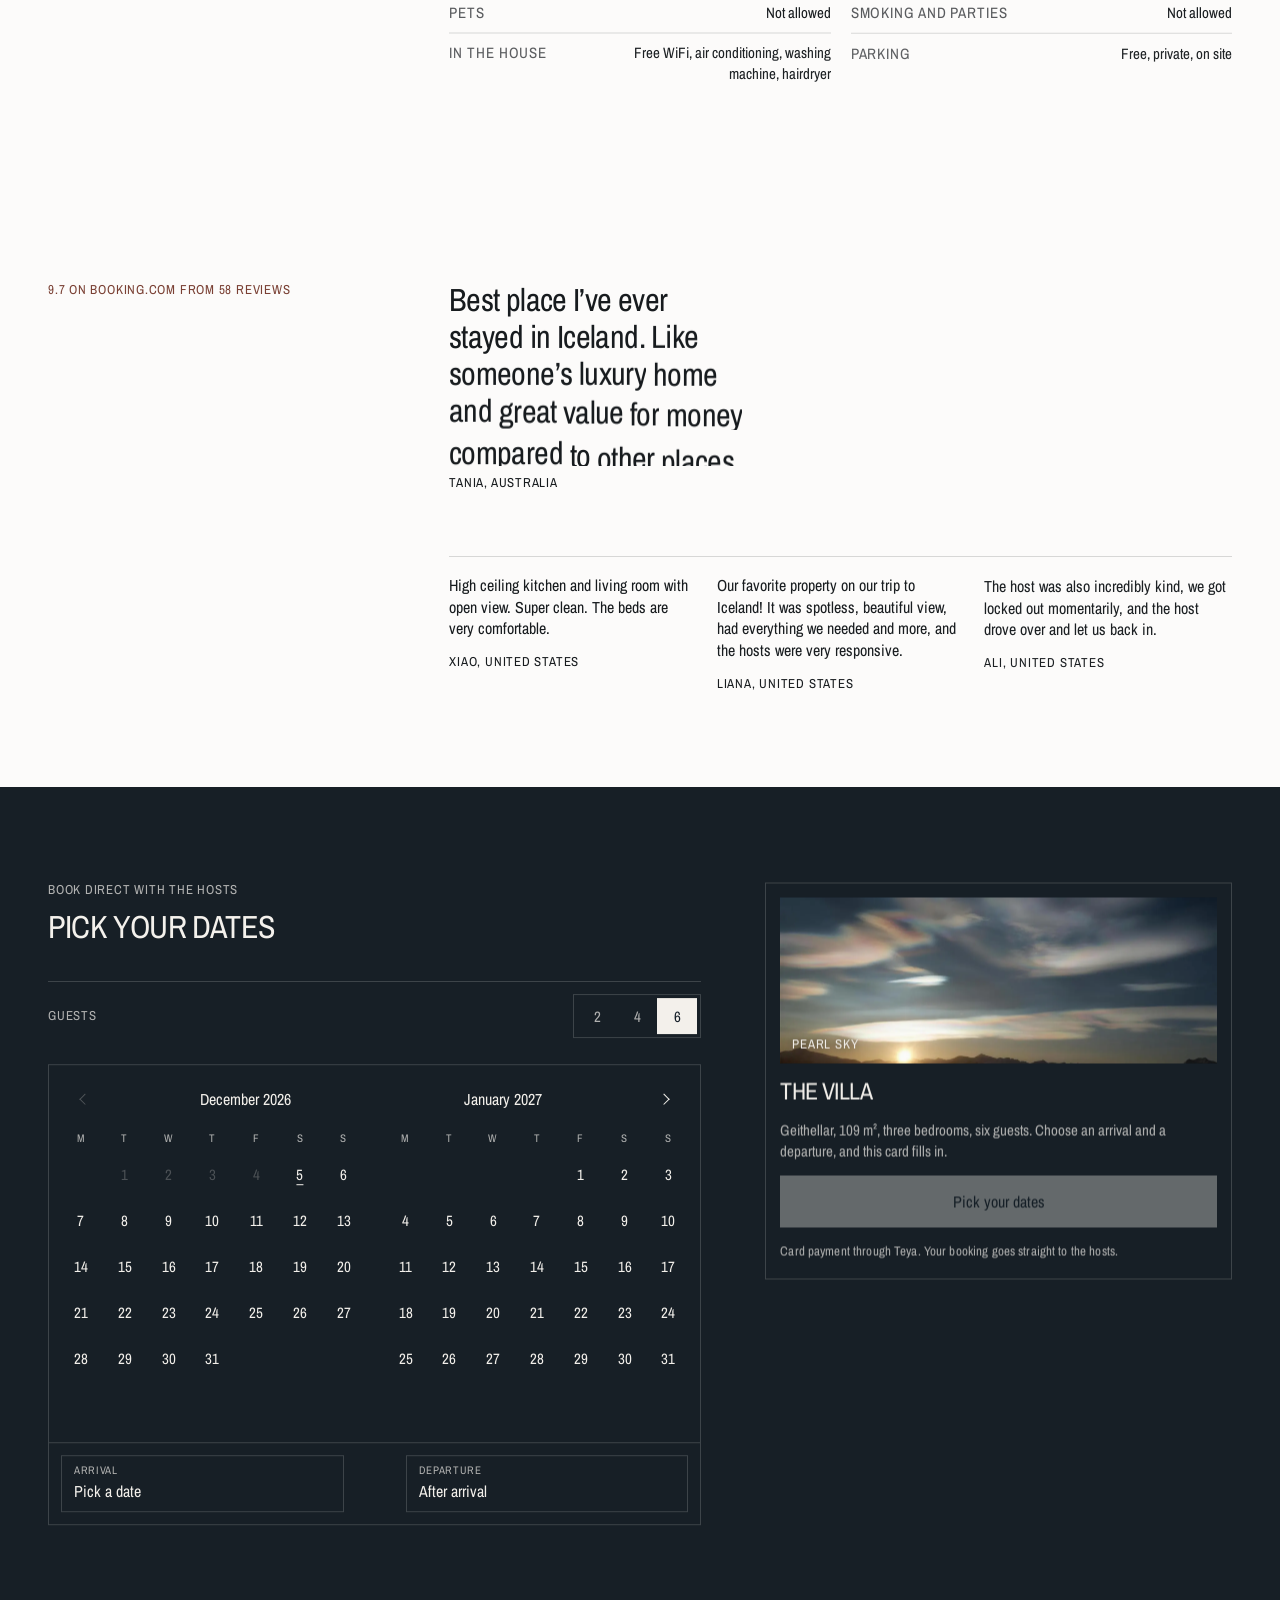
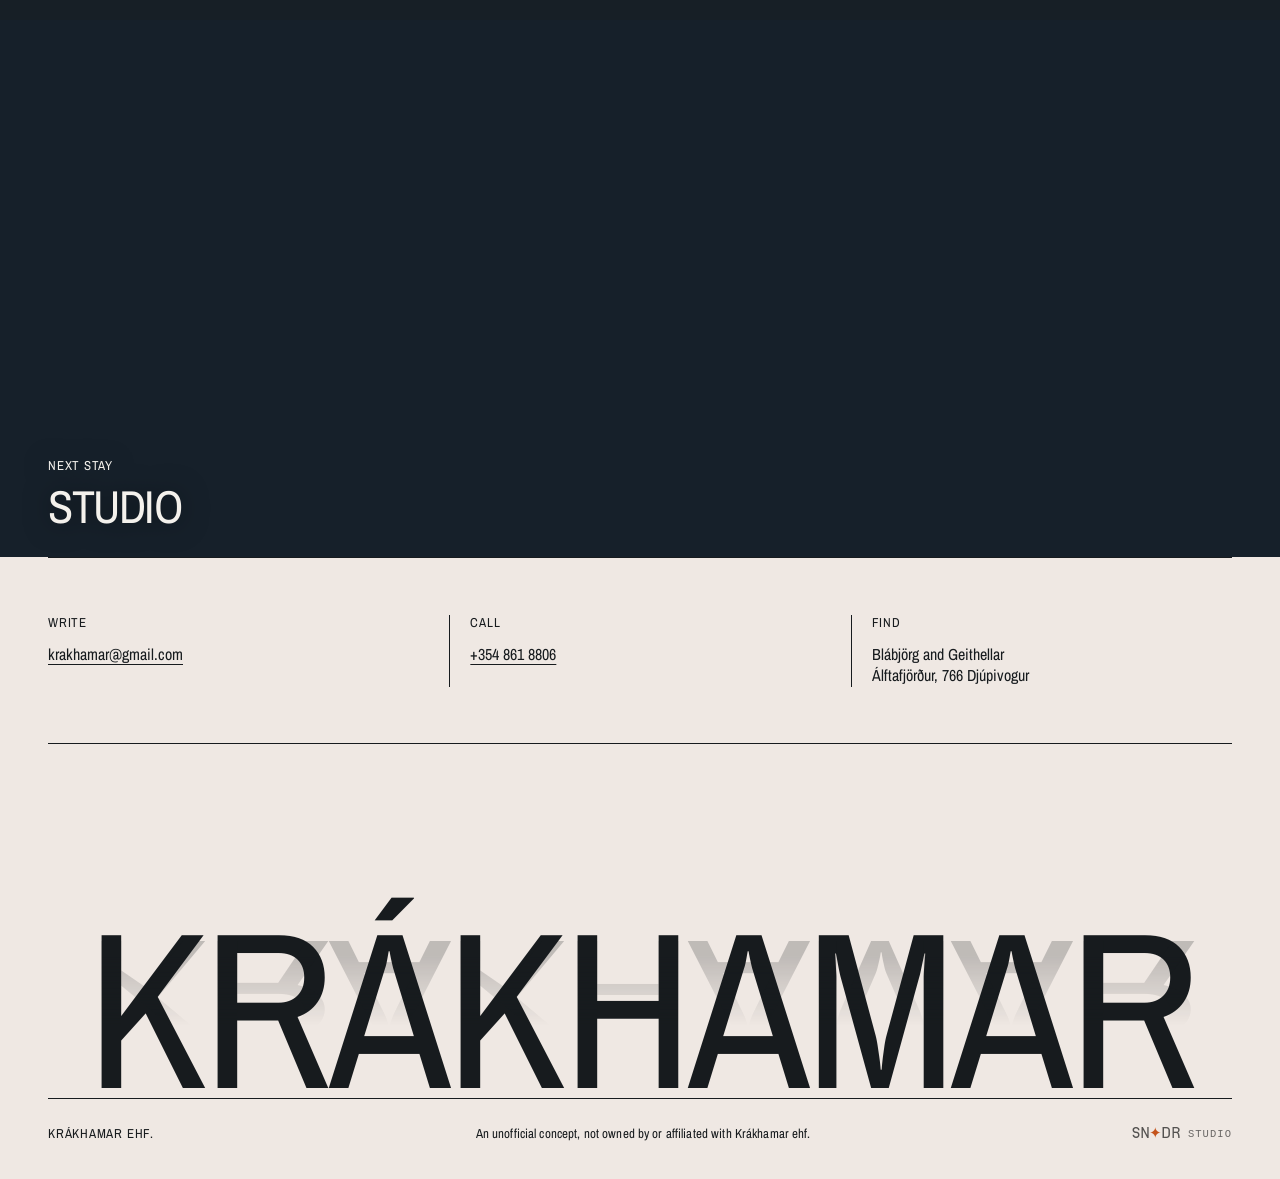
<file: villa/index.html>
<!doctype html>
<html lang="en" data-r="../" data-page="villa">
<head>
<meta charset="utf-8">
<meta name="viewport" content="width=device-width, initial-scale=1, viewport-fit=cover">
<meta name="robots" content="noindex, nofollow">
<title>Geithellar, a villa for six on Álftafjörður, East Iceland</title>
<meta name="description" content="A 109 m² villa with three bedrooms and a wall of glass, under the mountain on Álftafjörður. Rated 9.7 by guests. Book direct with the hosts.">
<meta name="theme-color" content="#16202A">
<link rel="alternate" hreflang="en" href="https://sindrimar02.github.io/krakhamar-preview/villa/"><link rel="alternate" hreflang="is" href="https://sindrimar02.github.io/krakhamar-preview/is/husid/">
<!-- Design preview by SNDR Studio for Krákhamar ehf. Photographs are the property's own, from its public listings. -->
<script>try{if(sessionStorage.getItem('kh-wipe')&&!matchMedia('(prefers-reduced-motion: reduce)').matches){document.documentElement.classList.add('kh-in');setTimeout(function(){document.documentElement.classList.remove('kh-in')},3000)}sessionStorage.removeItem('kh-wipe')}catch(e){}</script>
<script src="../assets/vendor/focus-guard.js"></script>
<link rel="preload" href="../assets/fonts/ArchivoNarrow-Regular.woff2" as="font" type="font/woff2" crossorigin>
<link rel="preload" href="../assets/img/glass-gh.webp" as="image">
<link rel="stylesheet" href="../assets/vendor/focus-guard.css">
<link rel="stylesheet" href="../css/badge.css">
<link rel="stylesheet" href="../css/site.css">
<link rel="icon" href="../assets/img/favicon-32.png" type="image/png" sizes="32x32">
<link rel="icon" href="../assets/img/favicon.svg" type="image/svg+xml">
<link rel="apple-touch-icon" href="../assets/img/apple-touch-icon.png">
<script type="application/ld+json">{"@context":"https://schema.org","@type":"VacationRental","name":"Geithellar","description":"109 m² villa, three bedrooms, six guests","containsPlace":{"@type":"Accommodation","numberOfBedrooms":3,"occupancy":{"@type":"QuantitativeValue","value":6},"floorSize":{"@type":"QuantitativeValue","value":109,"unitCode":"MTK"}},"url":"https://sindrimar02.github.io/krakhamar-preview/villa/","inLanguage":"en"}</script>
</head>
<body>
<a class="skip" href="#main">Skip to the content</a>
<div class="wipe" id="wipe" aria-hidden="true"><i></i><i></i><i></i><i></i><i></i><i></i><i></i><i></i><i></i><i></i><i></i><i></i><i></i><i></i></div>
<div class="progress" id="progress" aria-hidden="true"></div>
<header class="hdr" id="hdr">
  <div class="hdr-shell">
    <nav class="hdr-links" aria-label="Main"><a href="../#stays">Stays</a><a href="#book">Dates</a><a href="#contact">Contact</a></nav>
    <a class="hdr-brand" href="../" aria-label="Krákhamar, home">
      <span class="hdr-name" translate="no">Krákhamar</span>
      <span class="hdr-place">Álftafjörður · East Iceland</span>
    </a>
    <div class="hdr-act">
      <span class="hdr-chip" id="chip" hidden></span>
      <a class="lang" href="../is/husid/" hreflang="is" lang="is" aria-label="Íslenska">IS</a>
      <a class="btn btn--sm" href="#book">Book direct</a>
      <button class="burger" id="burger" type="button" aria-label="Open menu" aria-expanded="false" aria-controls="menu"><i></i><i></i></button>
    </div>
  </div>
</header>
<div class="menu" id="menu" tabindex="-1" hidden aria-label="Menu" role="dialog" aria-modal="true">
  <nav aria-label="Menu"><a href="../#stays">Stays</a><a href="#book">Dates</a><a href="#contact">Contact</a></nav>
  <p class="meta menu-foot"><span>krakhamar@gmail.com<br>+354 861 8806</span><a class="menu-lang" href="../is/husid/" hreflang="is" lang="is">Íslenska</a></p>
</div>
<main id="main">
<section class="rm" id="top">
  <div class="rm-gal" data-gal>
    <div class="rm-frame"><img src="../assets/img/glass-gh.webp" alt="The kitchen and living room at Geithellar, with glass on every side and a timber ceiling" fetchpriority="high" class="is-on"><img src="../assets/img/door-gh.webp" alt="Geithellar under snow-streaked peaks" loading="lazy"><img src="../assets/img/p-g-out.webp" alt="The fjord and mountains from the house" loading="lazy"></div>
    <div class="rm-ctl"><span class="rm-count" aria-live="polite"><b data-n>1</b>/3</span><button type="button" class="rm-btn" data-prev aria-label="Previous photo"><i class="chev chev--l"></i></button><button type="button" class="rm-btn" data-next aria-label="Next photo"><i class="chev chev--r"></i></button></div>
  </div>
  <div class="rm-info">
    <p class="meta">Geithellar · one house</p>
    <h1 class="rm-name">The villa</h1>
    <p class="rm-text">Geithellar is a long, low house under the mountain. The kitchen and the living room stand inside floor to ceiling glass, and the fjord fills it.</p>
    <ul class="dash"><li>Three bedrooms</li><li>High timber ceiling, glass from floor to roof</li><li>Free, private, on site</li></ul>
  </div>
  <div class="rm-bar"><dl><div><dt class="meta">Size</dt><dd>109 m²</dd></div><div><dt class="meta">Sleeps</dt><dd>Six guests</dd></div><div><dt class="meta">Guest score</dt><dd>9.7</dd></div><div><dt class="meta">Booking.com from</dt><dd>US$1,099 a night in July</dd></div></dl><a class="btn " href="#book" data-unit="villa">Check dates</a></div>
</section>
<section class="feat feat--flip tint">
  <figure class="feat-img" data-rise><img src="../assets/img/p-g-kitchen.webp" alt="Kitchen island and living room" loading="lazy"></figure>
  <div class="feat-t"><p class="meta">The house</p><h2 class="feat-h">Kitchen and living room</h2><p>A full kitchen and a long island under the high ceiling, open to the living room.</p></div>
</section>
<section class="feat">
  <figure class="feat-img" data-rise><img src="../assets/img/gh-lounge.webp" alt="Two armchairs by the fireplace" loading="lazy"></figure>
  <div class="feat-t"><p class="meta">The house</p><h2 class="feat-h">By the fire</h2><p>Two armchairs, a fireplace and the wall of glass.</p></div>
</section>
<section class="feat feat--flip tint">
  <figure class="feat-img" data-rise><img src="../assets/img/p-g-bed.webp" alt="A bedroom with a double bed" loading="lazy"></figure>
  <div class="feat-t"><p class="meta">The house</p><h2 class="feat-h">Three bedrooms</h2><p>Three bedrooms, for six guests. One of them wrote simply: <span lang="en">“The beds are very comfortable.”</span></p></div>
</section>
<section class="feat">
  <figure class="feat-img" data-rise><img src="../assets/img/p-g-bath.webp" alt="The bathroom" loading="lazy"></figure>
  <div class="feat-t"><p class="meta">The house</p><h2 class="feat-h">Bath and laundry</h2><p>One bathroom with a shower. A washing machine and a dryer in their own cupboard.</p></div>
</section>
<section class="show tint" data-show>
  <div class="show-frame"><img src="../assets/img/p-g-summer.webp" alt="Geithellar in summer, below a green and brown mountain" loading="lazy" class="is-on"><img src="../assets/img/p-g-snow.webp" alt="Geithellar with snow on the mountain above it" loading="lazy"><img src="../assets/img/p-g-far.webp" alt="The house seen from far off across open land" loading="lazy"></div>
  <div class="show-foot"><h2 class="show-h">The house through the year</h2><div class="seg seg--line seg--ink" role="radiogroup" aria-label="The house through the year"><span class="seg-pill" aria-hidden="true"></span><button type="button" role="radio" data-v="0">Summer</button><button type="button" role="radio" data-v="1">Snow</button><button type="button" role="radio" data-v="2">From afar</button></div></div>
</section>
<section class="rows"><h2 class="rows-h">Good to know</h2><dl class="spec spec--2"><div><dt class="meta">Arrive</dt><dd>16:00 to 22:00, tell the hosts your time</dd></div><div><dt class="meta">Leave</dt><dd>8:00 to 11:00</dd></div><div><dt class="meta">Children</dt><dd>All ages welcome</dd></div><div><dt class="meta">Cots and extra beds</dt><dd>Not available</dd></div><div><dt class="meta">Pets</dt><dd>Not allowed</dd></div><div><dt class="meta">Smoking and parties</dt><dd>Not allowed</dd></div><div><dt class="meta">In the house</dt><dd>Free WiFi, air conditioning, washing machine, hairdryer</dd></div><div><dt class="meta">Parking</dt><dd>Free, private, on site</dd></div></dl></section>
<section class="guests" id="guests"><p class="meta">9.7 on Booking.com from 58 reviews</p><blockquote class="q q-big" lang="en"><p data-words>Best place I’ve ever stayed in Iceland. Like someone’s luxury home and great value for money compared to other places.</p><cite class="meta">Tania, Australia</cite></blockquote><div class="q-row"><blockquote class="q " lang="en"><p>High ceiling kitchen and living room with open view. Super clean. The beds are very comfortable.</p><cite class="meta">Xiao, United States</cite></blockquote><blockquote class="q " lang="en"><p>Our favorite property on our trip to Iceland! It was spotless, beautiful view, had everything we needed and more, and the hosts were very responsive.</p><cite class="meta">Liana, United States</cite></blockquote><blockquote class="q " lang="en"><p>The host was also incredibly kind, we got locked out momentarily, and the host drove over and let us back in.</p><cite class="meta">Ali, United States</cite></blockquote></div></section>
<section class="book" id="book" data-units="villa">
  <div class="book-l">
    <p class="meta">Book direct with the hosts</p>
    <h2 class="book-h">Pick your dates</h2>
    <div class="book-row"><span class="meta" id="bkWho">Guests</span><div class="seg seg--tray seg--dark" id="party" role="radiogroup" aria-labelledby="bkWho"><span class="seg-pill" aria-hidden="true"></span><button type="button" role="radio" data-v="2">2</button><button type="button" role="radio" data-v="4">4</button><button type="button" role="radio" data-v="6">6</button></div></div>
    <div class="book-row" hidden><span class="meta" id="bkStay">Stay</span><div class="seg seg--tray seg--dark" id="unit" role="radiogroup" aria-labelledby="bkStay"><span class="seg-pill" aria-hidden="true"></span><button type="button" role="radio" data-v="villa">The villa</button></div></div>
    <div class="cal" id="cal"></div>
  </div>
  <aside class="read" id="read" aria-live="polite">
    <div class="read-sky"><img id="readSky" src="../assets/img/pearl-s.webp" alt=""><span class="meta" id="readScene"></span></div>
    <h3 id="readName"></h3>
    <p class="read-sub" id="readSub"></p>
    <dl class="read-dl" id="readDl" hidden>
      <div><dt class="meta">Daylight</dt><dd id="rDay"></dd></div>
      <div><dt class="meta">Sun</dt><dd id="rSun"></dd></div>
      <div><dt class="meta">Dark</dt><dd id="rDark"></dd></div>
      <div><dt class="meta">Moon</dt><dd id="rMoon"></dd></div>
      <div><dt class="meta">Booking.com today</dt><dd id="rPrice"></dd></div>
    </dl>
    <form id="req" class="req" hidden novalidate>
      <label><span class="meta">Name</span><input name="name" autocomplete="name" required></label>
      <label><span class="meta">Email</span><input name="email" type="email" autocomplete="email" spellcheck="false" required></label>
      <p class="req-err" id="reqErr" role="alert"></p>
    </form>
    <button class="go" id="go" type="button" disabled><span id="goT"></span></button>
    <p class="meta read-foot" id="readFoot">Card payment through Teya. Your booking goes straight to the hosts.</p>
  </aside>
</section>
<a class="next" href="../studio/">
  <div class="next-photo" data-slats><img src="../assets/img/p-k-dusk.webp" alt="A timber house lit from inside under a red sky" loading="lazy"></div>
  <div class="next-ui"><span class="meta">Next stay</span><span class="next-name">Studio</span></div>
</a>
</main>
<footer class="ft" id="contact">
  <div class="ft-grid">
    <div><p class="meta">Write</p><a href="mailto:krakhamar@gmail.com">krakhamar@gmail.com</a></div>
    <div><p class="meta">Call</p><a href="tel:+3548618806">+354 861 8806</a></div>
    <div><p class="meta">Find</p><p>Blábjörg and Geithellar<br>Álftafjörður, 766 Djúpivogur</p></div>
  </div>
  <div class="ft-mark" aria-hidden="true"><span>KRÁKHAMAR</span><span class="r">KRÁKHAMAR</span></div>
  <div class="ft-base meta"><span>Krákhamar ehf.</span><span class="ft-note">An unofficial concept, not owned by or affiliated with Krákhamar ehf.</span><a class="sndr-badge" href="https://sndrstudio.is" target="_blank" rel="noreferrer"
  aria-label="Hannað af SNDR Studio" data-logotype
  style="--sndr-ink:rgba(23,23,23,0.72);--sndr-ember:#C4531B">
  <span class="sndr-badge-mark">SN<span class="sndr-badge-star">✦</span>DR</span>
  <span class="sndr-badge-studio">STUDIO</span>
</a></div>
</footer>
<script src="../assets/vendor/gsap.min.js"></script>
<script src="../assets/vendor/ScrollTrigger.min.js"></script>
<script src="../assets/vendor/lenis.min.js"></script>
<script src="../assets/vendor/staypicker.js"></script>
<script src="../js/site.js"></script>
</body>
</html>
</file>
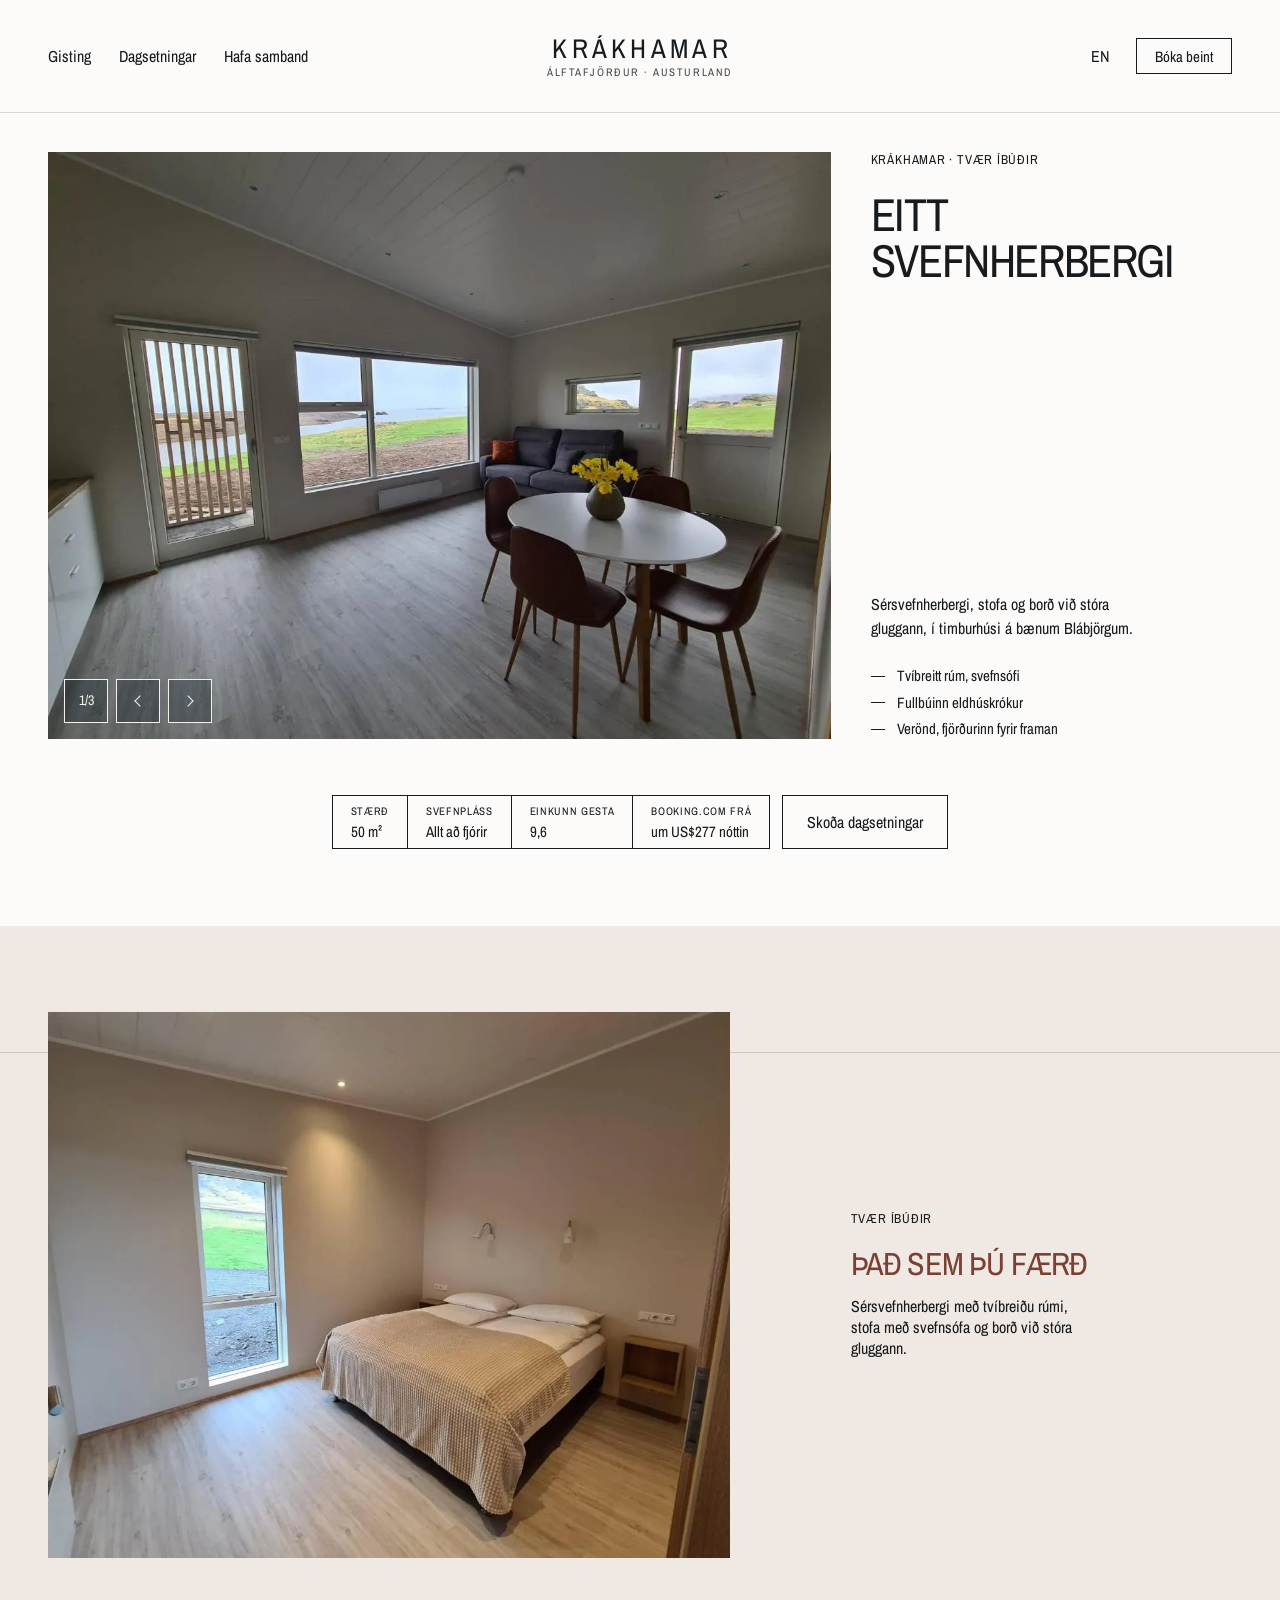
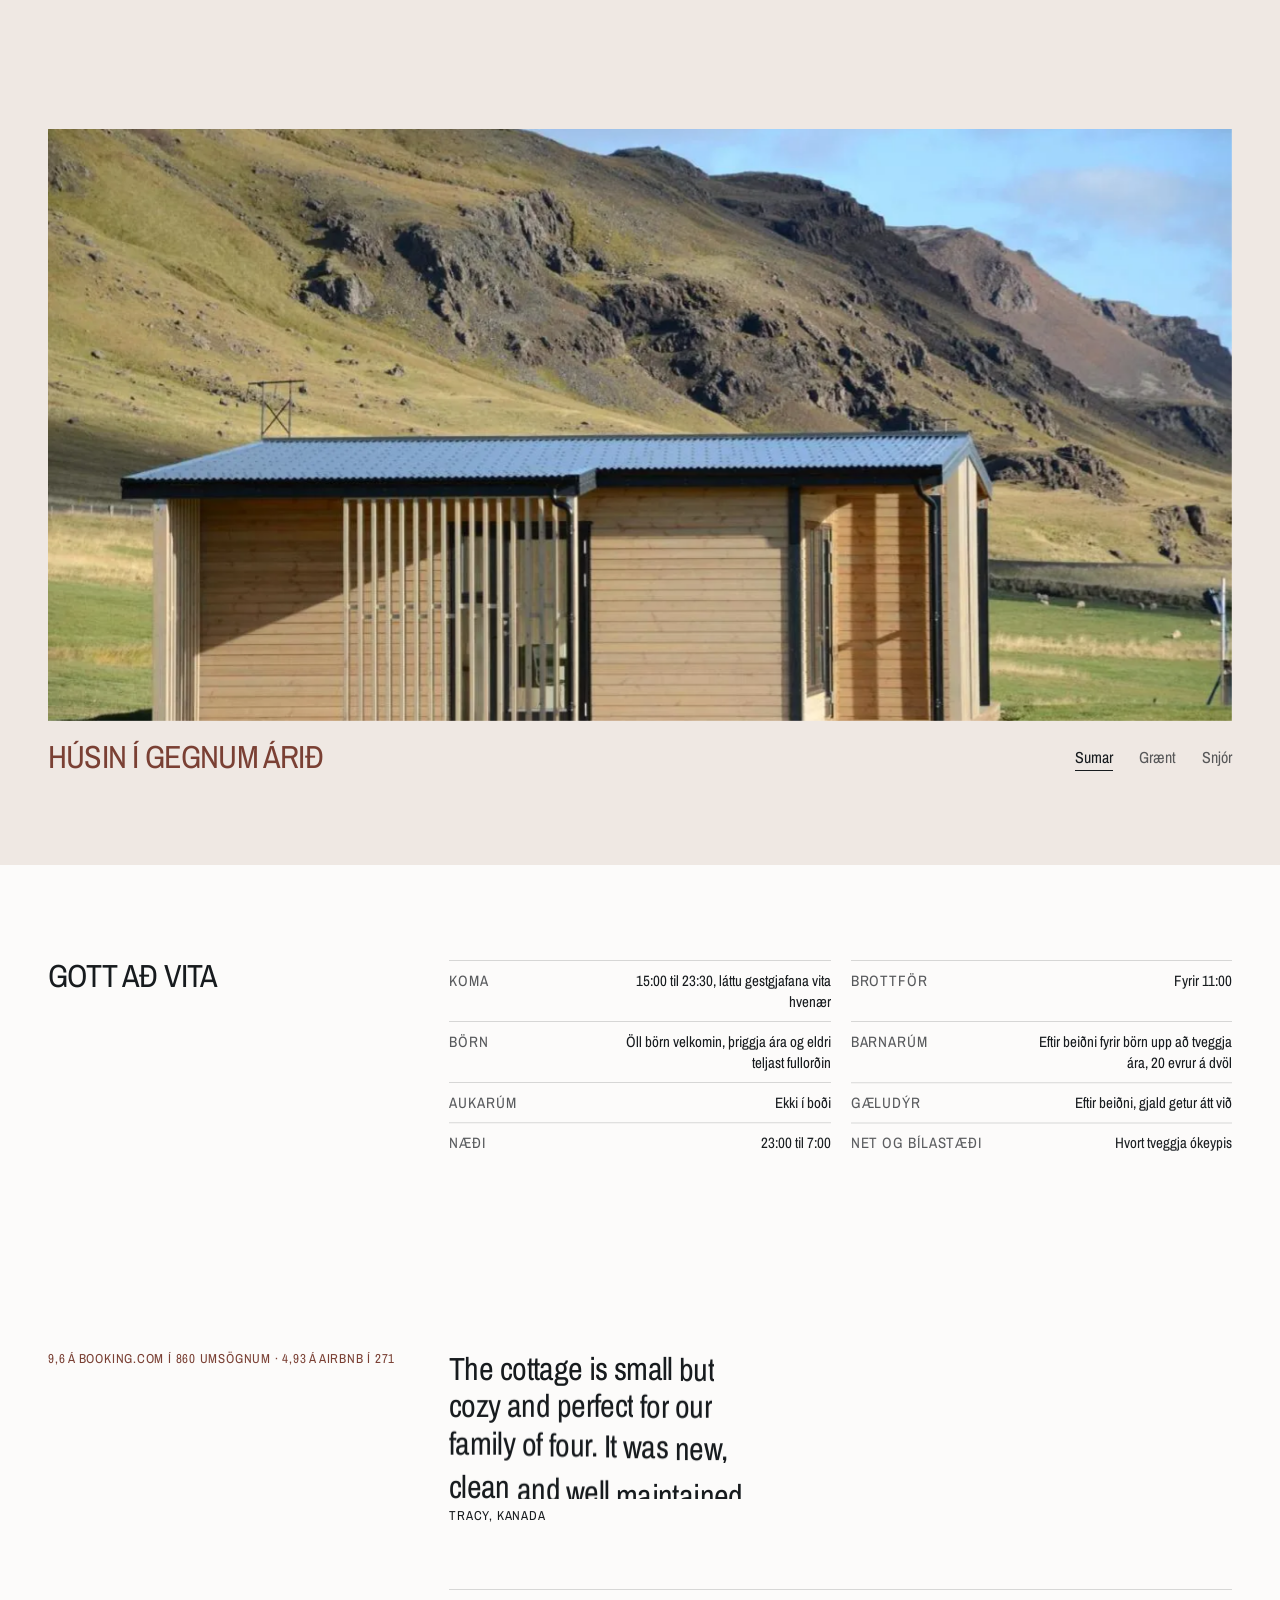
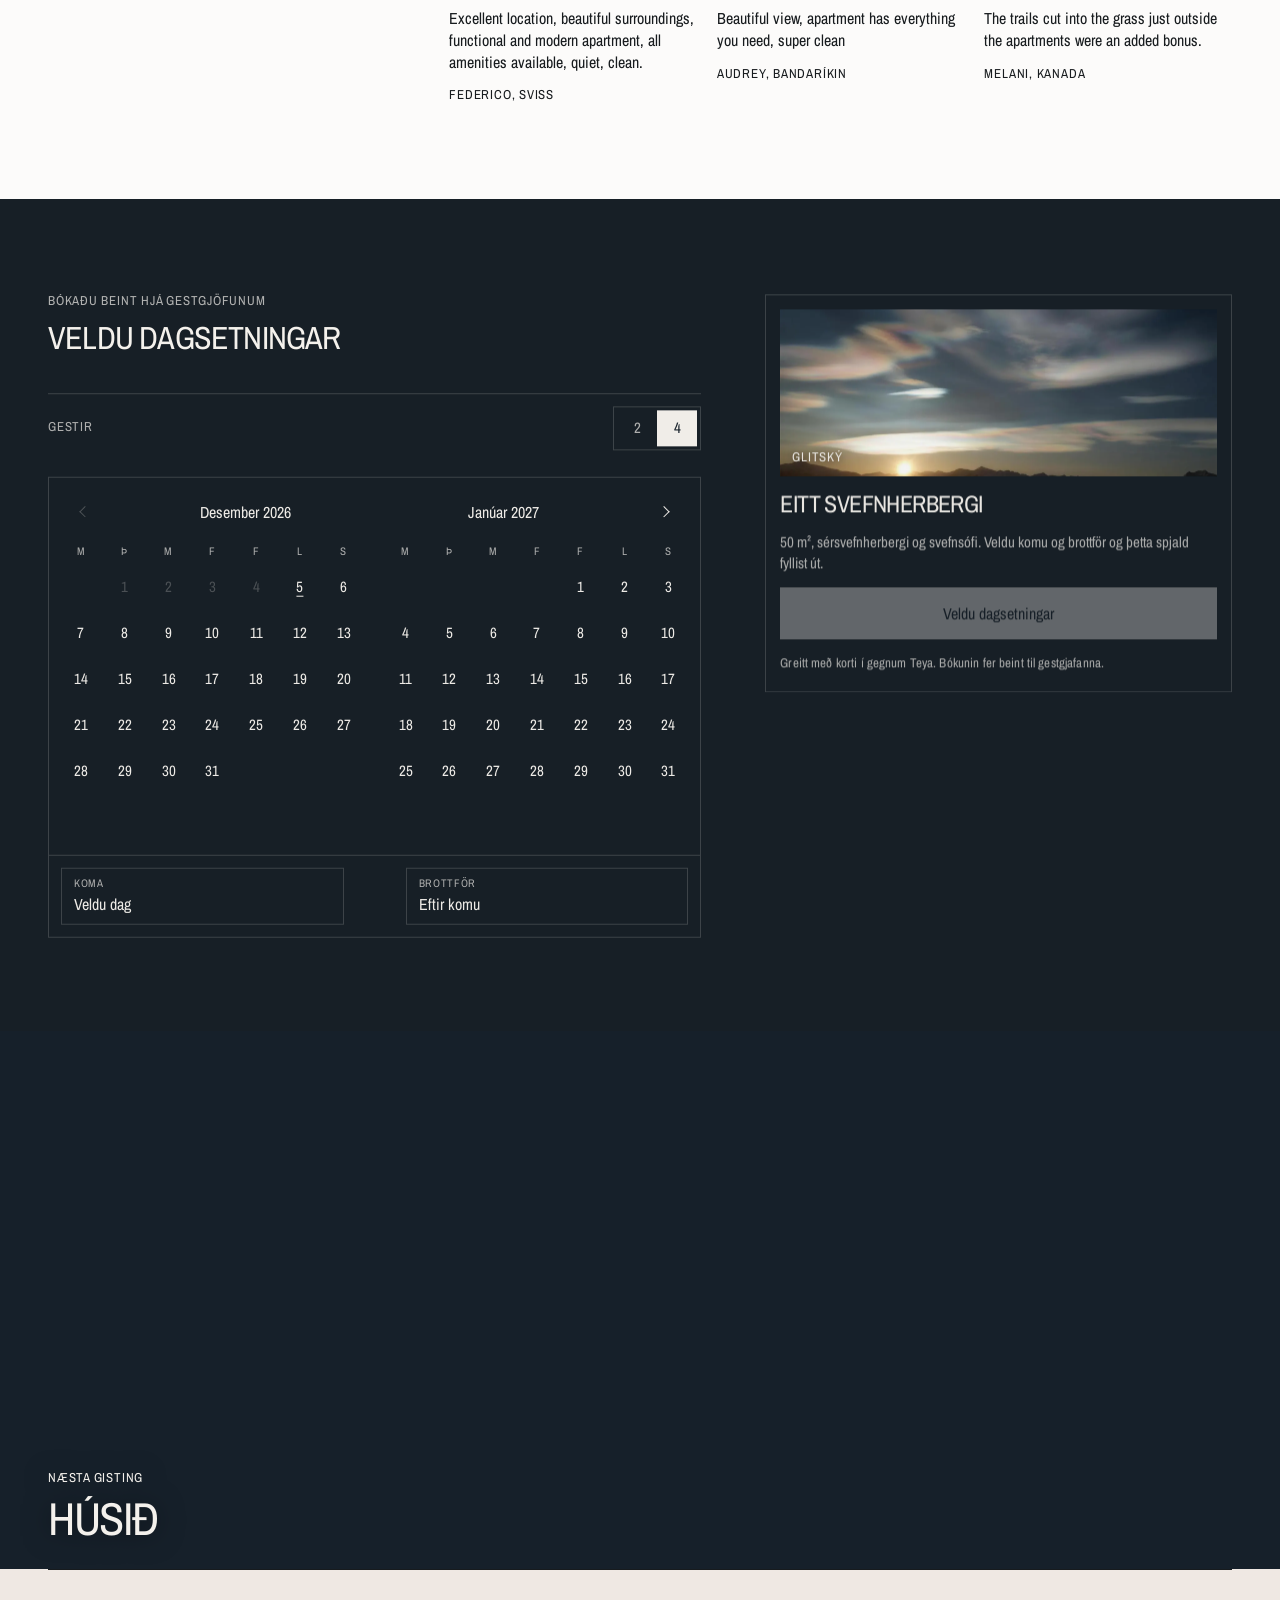
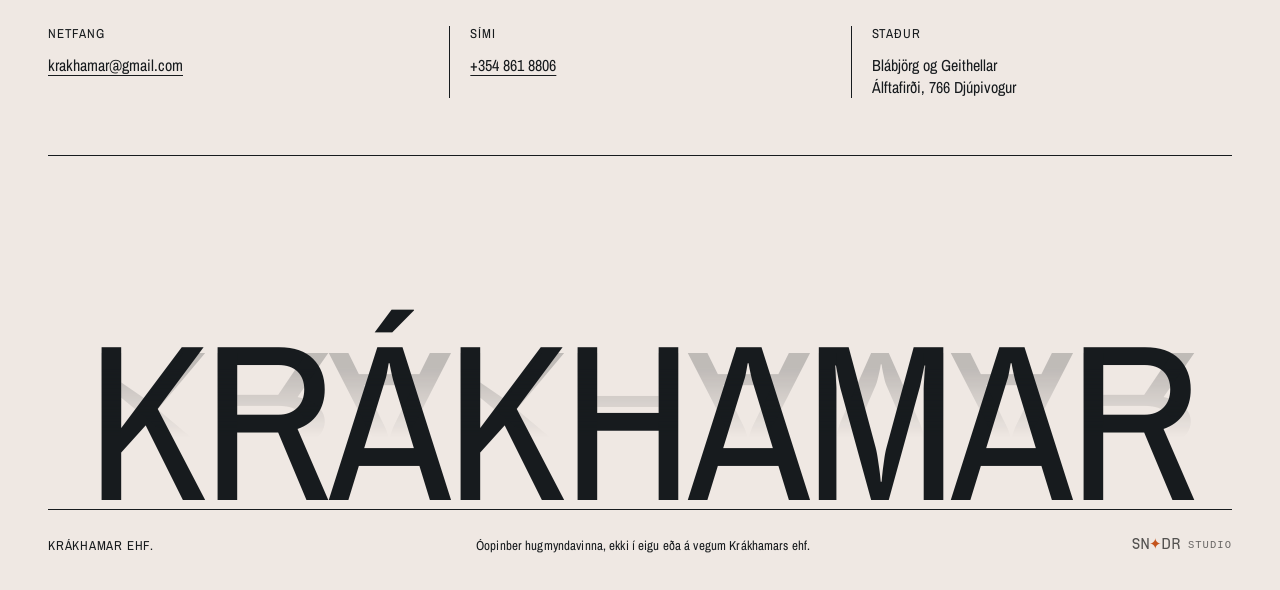
<file: is/eitt-svefnherbergi/index.html>
<!doctype html>
<html lang="is" data-r="../../" data-page="onebed">
<head>
<meta charset="utf-8">
<meta name="viewport" content="width=device-width, initial-scale=1, viewport-fit=cover">
<meta name="robots" content="noindex, nofollow">
<title>Íbúð með einu svefnherbergi á Krákhamri í Álftafirði</title>
<meta name="description" content="50 m² íbúð með sérsvefnherbergi fyrir allt að fjóra, með eldhúskrók og stórum glugga út að Álftafirði. Gestir gefa 9,6. Bókaðu beint.">
<meta name="theme-color" content="#16202A">
<link rel="alternate" hreflang="en" href="https://sindrimar02.github.io/krakhamar-preview/one-bedroom/"><link rel="alternate" hreflang="is" href="https://sindrimar02.github.io/krakhamar-preview/is/eitt-svefnherbergi/">
<!-- Design preview by SNDR Studio for Krákhamar ehf. Photographs are the property's own, from its public listings. -->
<script>try{if(sessionStorage.getItem('kh-wipe')&&!matchMedia('(prefers-reduced-motion: reduce)').matches){document.documentElement.classList.add('kh-in');setTimeout(function(){document.documentElement.classList.remove('kh-in')},3000)}sessionStorage.removeItem('kh-wipe')}catch(e){}</script>
<script src="../../assets/vendor/focus-guard.js"></script>
<link rel="preload" href="../../assets/fonts/ArchivoNarrow-Regular.woff2" as="font" type="font/woff2" crossorigin>
<link rel="preload" href="../../assets/img/p-o-living.webp" as="image">
<link rel="stylesheet" href="../../assets/vendor/focus-guard.css">
<link rel="stylesheet" href="../../css/badge.css">
<link rel="stylesheet" href="../../css/site.css">
<link rel="icon" href="../../assets/img/favicon-32.png" type="image/png" sizes="32x32">
<link rel="icon" href="../../assets/img/favicon.svg" type="image/svg+xml">
<link rel="apple-touch-icon" href="../../assets/img/apple-touch-icon.png">
<script type="application/ld+json">{"@context":"https://schema.org","@type":"Apartment","name":"Krákhamar one-bedroom apartment","numberOfBedrooms":1,"floorSize":{"@type":"QuantitativeValue","value":50,"unitCode":"MTK"},"occupancy":{"@type":"QuantitativeValue","value":4},"url":"https://sindrimar02.github.io/krakhamar-preview/is/eitt-svefnherbergi/","inLanguage":"is"}</script>
</head>
<body>
<a class="skip" href="#main">Beint í efnið</a>
<div class="wipe" id="wipe" aria-hidden="true"><i></i><i></i><i></i><i></i><i></i><i></i><i></i><i></i><i></i><i></i><i></i><i></i><i></i><i></i></div>
<div class="progress" id="progress" aria-hidden="true"></div>
<header class="hdr" id="hdr">
  <div class="hdr-shell">
    <nav class="hdr-links" aria-label="Aðalvalmynd"><a href="../../is/#stays">Gisting</a><a href="#book">Dagsetningar</a><a href="#contact">Hafa samband</a></nav>
    <a class="hdr-brand" href="../../is/" aria-label="Krákhamar, forsíða">
      <span class="hdr-name" translate="no">Krákhamar</span>
      <span class="hdr-place">Álftafjörður · Austurland</span>
    </a>
    <div class="hdr-act">
      <span class="hdr-chip" id="chip" hidden></span>
      <a class="lang" href="../../one-bedroom/" hreflang="en" lang="en" aria-label="English">EN</a>
      <a class="btn btn--sm" href="#book">Bóka beint</a>
      <button class="burger" id="burger" type="button" aria-label="Opna valmynd" aria-expanded="false" aria-controls="menu"><i></i><i></i></button>
    </div>
  </div>
</header>
<div class="menu" id="menu" tabindex="-1" hidden aria-label="Valmynd" role="dialog" aria-modal="true">
  <nav aria-label="Valmynd"><a href="../../is/#stays">Gisting</a><a href="#book">Dagsetningar</a><a href="#contact">Hafa samband</a></nav>
  <p class="meta menu-foot"><span>krakhamar@gmail.com<br>+354 861 8806</span><a class="menu-lang" href="../../one-bedroom/" hreflang="en" lang="en">English</a></p>
</div>
<main id="main">
<section class="rm" id="top">
  <div class="rm-gal" data-gal>
    <div class="rm-frame"><img src="../../assets/img/p-o-living.webp" alt="Stofa með borði, sófa og gluggum út að firðinum" fetchpriority="high" class="is-on"><img src="../../assets/img/p-o-bed.webp" alt="Svefnherbergið" loading="lazy"><img src="../../assets/img/door-kh.webp" alt="Timburrimlar á húsi á Krákhamri í rökkri, með fjörðinn að baki" loading="lazy"></div>
    <div class="rm-ctl"><span class="rm-count" aria-live="polite"><b data-n>1</b>/3</span><button type="button" class="rm-btn" data-prev aria-label="Fyrri mynd"><i class="chev chev--l"></i></button><button type="button" class="rm-btn" data-next aria-label="Næsta mynd"><i class="chev chev--r"></i></button></div>
  </div>
  <div class="rm-info">
    <p class="meta">Krákhamar · tvær íbúðir</p>
    <h1 class="rm-name">Eitt svefnherbergi</h1>
    <p class="rm-text">Sérsvefnherbergi, stofa og borð við stóra gluggann, í timburhúsi á bænum Blábjörgum.</p>
    <ul class="dash"><li>Tvíbreitt rúm, svefnsófi</li><li>Fullbúinn eldhúskrókur</li><li>Verönd, fjörðurinn fyrir framan</li></ul>
  </div>
  <div class="rm-bar"><dl><div><dt class="meta">Stærð</dt><dd>50 m²</dd></div><div><dt class="meta">Svefnpláss</dt><dd>Allt að fjórir</dd></div><div><dt class="meta">Einkunn gesta</dt><dd>9,6</dd></div><div><dt class="meta">Booking.com frá</dt><dd>um US$277 nóttin</dd></div></dl><a class="btn " href="#book" data-unit="apt">Skoða dagsetningar</a></div>
</section>
<section class="feat feat--flip tint">
  <figure class="feat-img" data-rise><img src="../../assets/img/p-o-bed.webp" alt="Svefnherbergið" loading="lazy"></figure>
  <div class="feat-t"><p class="meta">Tvær íbúðir</p><h2 class="feat-h">Það sem þú færð</h2><p>Sérsvefnherbergi með tvíbreiðu rúmi, stofa með svefnsófa og borð við stóra gluggann.</p></div>
</section>
<section class="show tint" data-show>
  <div class="show-frame"><img src="../../assets/img/p-k-day.webp" alt="Timburhús að sumri undir grænu fjalli" loading="lazy" class="is-on"><img src="../../assets/img/p-k-row.webp" alt="Timburhúsin þrjú í röð undir fjallinu" loading="lazy"><img src="../../assets/img/p-k-snow.webp" alt="Húsin í djúpum snjó við ljósaskipti" loading="lazy"></div>
  <div class="show-foot"><h2 class="show-h">Húsin í gegnum árið</h2><div class="seg seg--line seg--ink" role="radiogroup" aria-label="Húsin í gegnum árið"><span class="seg-pill" aria-hidden="true"></span><button type="button" role="radio" data-v="0">Sumar</button><button type="button" role="radio" data-v="1">Grænt</button><button type="button" role="radio" data-v="2">Snjór</button></div></div>
</section>
<section class="rows"><h2 class="rows-h">Gott að vita</h2><dl class="spec spec--2"><div><dt class="meta">Koma</dt><dd>15:00 til 23:30, láttu gestgjafana vita hvenær</dd></div><div><dt class="meta">Brottför</dt><dd>Fyrir 11:00</dd></div><div><dt class="meta">Börn</dt><dd>Öll börn velkomin, þriggja ára og eldri teljast fullorðin</dd></div><div><dt class="meta">Barnarúm</dt><dd>Eftir beiðni fyrir börn upp að tveggja ára, 20 evrur á dvöl</dd></div><div><dt class="meta">Aukarúm</dt><dd>Ekki í boði</dd></div><div><dt class="meta">Gæludýr</dt><dd>Eftir beiðni, gjald getur átt við</dd></div><div><dt class="meta">Næði</dt><dd>23:00 til 7:00</dd></div><div><dt class="meta">Net og bílastæði</dt><dd>Hvort tveggja ókeypis</dd></div></dl></section>
<section class="guests" id="guests"><p class="meta">9,6 á Booking.com í 860 umsögnum · 4,93 á Airbnb í 271</p><blockquote class="q q-big" lang="en"><p data-words>The cottage is small but cozy and perfect for our family of four. It was new, clean and well maintained.</p><cite class="meta">Tracy, Kanada</cite></blockquote><div class="q-row"><blockquote class="q " lang="en"><p>Excellent location, beautiful surroundings, functional and modern apartment, all amenities available, quiet, clean.</p><cite class="meta">Federico, Sviss</cite></blockquote><blockquote class="q " lang="en"><p>Beautiful view, apartment has everything you need, super clean</p><cite class="meta">Audrey, Bandaríkin</cite></blockquote><blockquote class="q " lang="en"><p>The trails cut into the grass just outside the apartments were an added bonus.</p><cite class="meta">Melani, Kanada</cite></blockquote></div></section>
<section class="book" id="book" data-units="apt">
  <div class="book-l">
    <p class="meta">Bókaðu beint hjá gestgjöfunum</p>
    <h2 class="book-h">Veldu dagsetningar</h2>
    <div class="book-row"><span class="meta" id="bkWho">Gestir</span><div class="seg seg--tray seg--dark" id="party" role="radiogroup" aria-labelledby="bkWho"><span class="seg-pill" aria-hidden="true"></span><button type="button" role="radio" data-v="2">2</button><button type="button" role="radio" data-v="4">4</button></div></div>
    <div class="book-row" hidden><span class="meta" id="bkStay">Gisting</span><div class="seg seg--tray seg--dark" id="unit" role="radiogroup" aria-labelledby="bkStay"><span class="seg-pill" aria-hidden="true"></span><button type="button" role="radio" data-v="apt">Eitt svefnherbergi</button></div></div>
    <div class="cal" id="cal"></div>
  </div>
  <aside class="read" id="read" aria-live="polite">
    <div class="read-sky"><img id="readSky" src="../../assets/img/pearl-s.webp" alt=""><span class="meta" id="readScene"></span></div>
    <h3 id="readName"></h3>
    <p class="read-sub" id="readSub"></p>
    <dl class="read-dl" id="readDl" hidden>
      <div><dt class="meta">Birta</dt><dd id="rDay"></dd></div>
      <div><dt class="meta">Sól</dt><dd id="rSun"></dd></div>
      <div><dt class="meta">Myrkur</dt><dd id="rDark"></dd></div>
      <div><dt class="meta">Tungl</dt><dd id="rMoon"></dd></div>
      <div><dt class="meta">Booking.com í dag</dt><dd id="rPrice"></dd></div>
    </dl>
    <form id="req" class="req" hidden novalidate>
      <label><span class="meta">Nafn</span><input name="name" autocomplete="name" required></label>
      <label><span class="meta">Netfang</span><input name="email" type="email" autocomplete="email" spellcheck="false" required></label>
      <p class="req-err" id="reqErr" role="alert"></p>
    </form>
    <button class="go" id="go" type="button" disabled><span id="goT"></span></button>
    <p class="meta read-foot" id="readFoot">Greitt með korti í gegnum Teya. Bókunin fer beint til gestgjafanna.</p>
  </aside>
</section>
<a class="next" href="../../is/husid/">
  <div class="next-photo" data-slats><img src="../../assets/img/door-gh.webp" alt="Geithellar undir snjóröndóttum tindum" loading="lazy"></div>
  <div class="next-ui"><span class="meta">Næsta gisting</span><span class="next-name">Húsið</span></div>
</a>
</main>
<footer class="ft" id="contact">
  <div class="ft-grid">
    <div><p class="meta">Netfang</p><a href="mailto:krakhamar@gmail.com">krakhamar@gmail.com</a></div>
    <div><p class="meta">Sími</p><a href="tel:+3548618806">+354 861 8806</a></div>
    <div><p class="meta">Staður</p><p>Blábjörg og Geithellar<br>Álftafirði, 766 Djúpivogur</p></div>
  </div>
  <div class="ft-mark" aria-hidden="true"><span>KRÁKHAMAR</span><span class="r">KRÁKHAMAR</span></div>
  <div class="ft-base meta"><span>Krákhamar ehf.</span><span class="ft-note">Óopinber hugmyndavinna, ekki í eigu eða á vegum Krákhamars ehf.</span><a class="sndr-badge" href="https://sndrstudio.is" target="_blank" rel="noreferrer"
  aria-label="Hannað af SNDR Studio" data-logotype
  style="--sndr-ink:rgba(23,23,23,0.72);--sndr-ember:#C4531B">
  <span class="sndr-badge-mark">SN<span class="sndr-badge-star">✦</span>DR</span>
  <span class="sndr-badge-studio">STUDIO</span>
</a></div>
</footer>
<script src="../../assets/vendor/gsap.min.js"></script>
<script src="../../assets/vendor/ScrollTrigger.min.js"></script>
<script src="../../assets/vendor/lenis.min.js"></script>
<script src="../../assets/vendor/staypicker.js"></script>
<script src="../../js/site.js"></script>
</body>
</html>
</file>
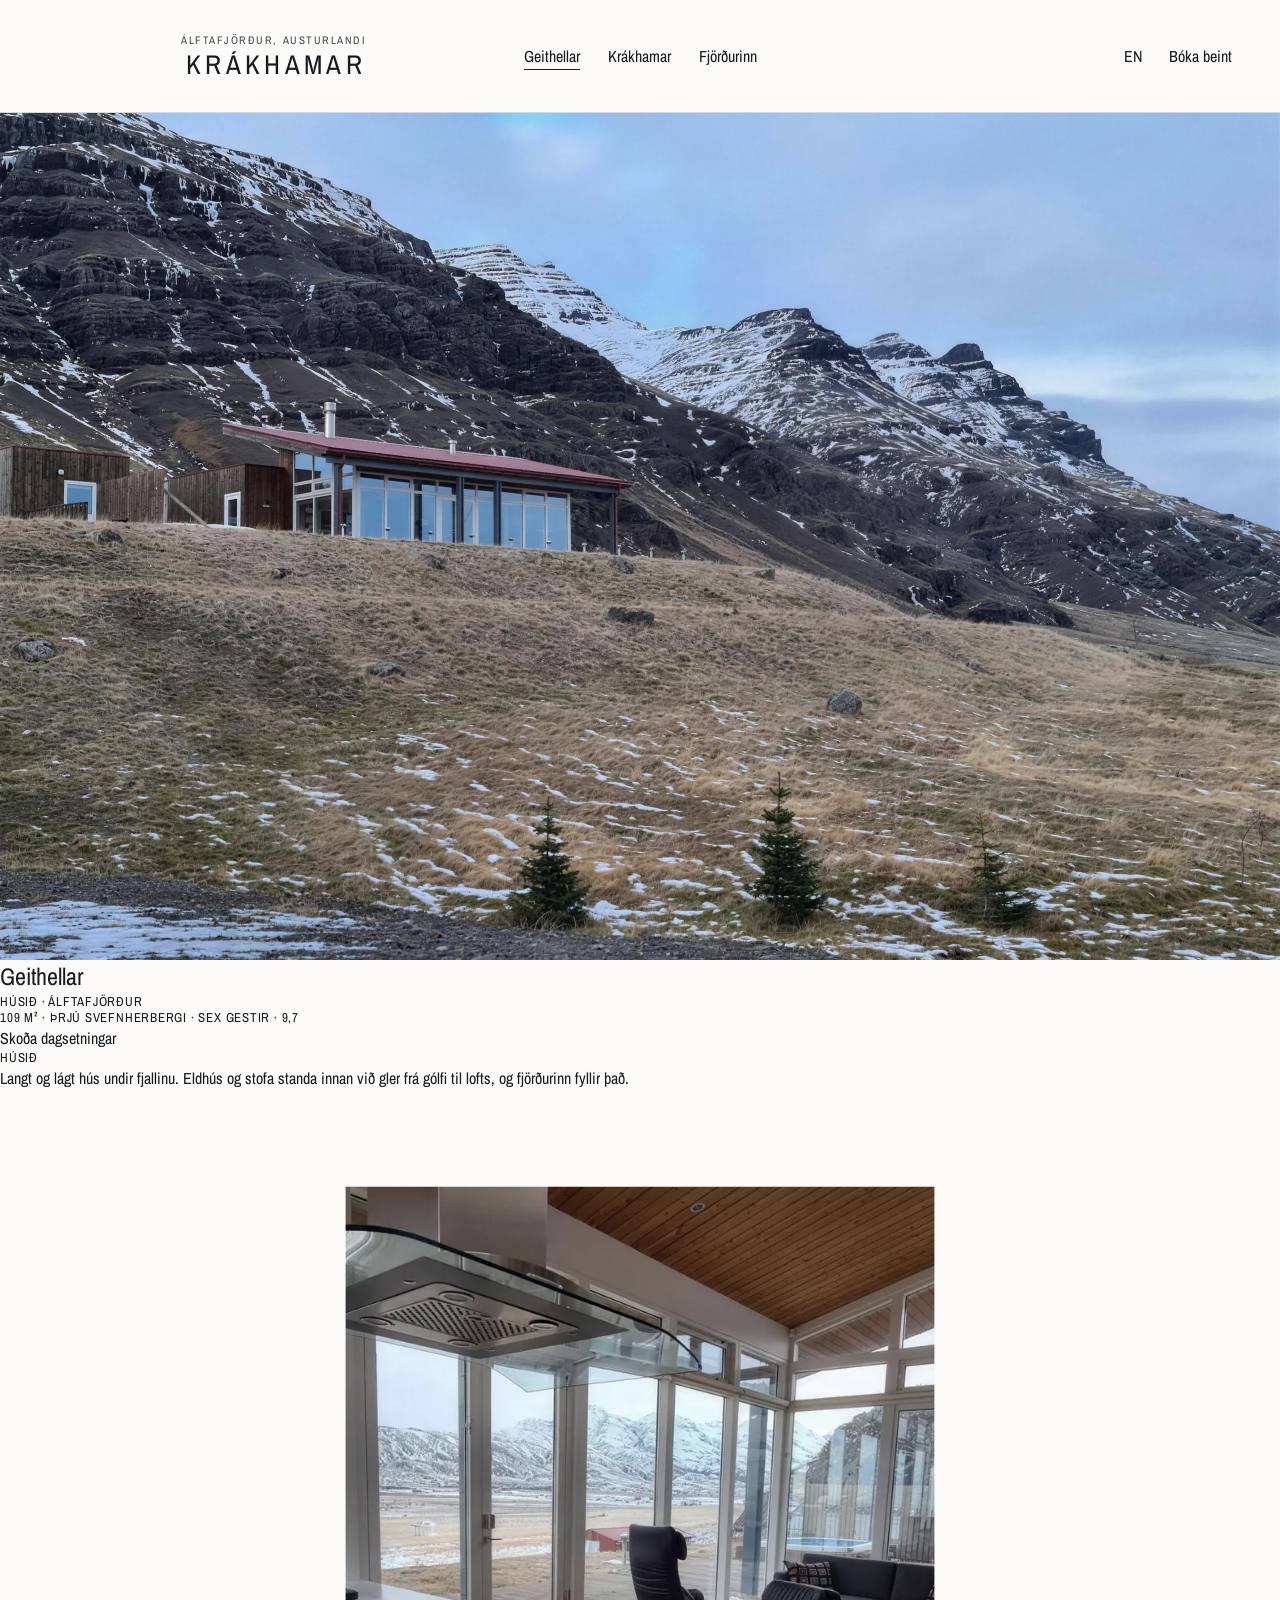
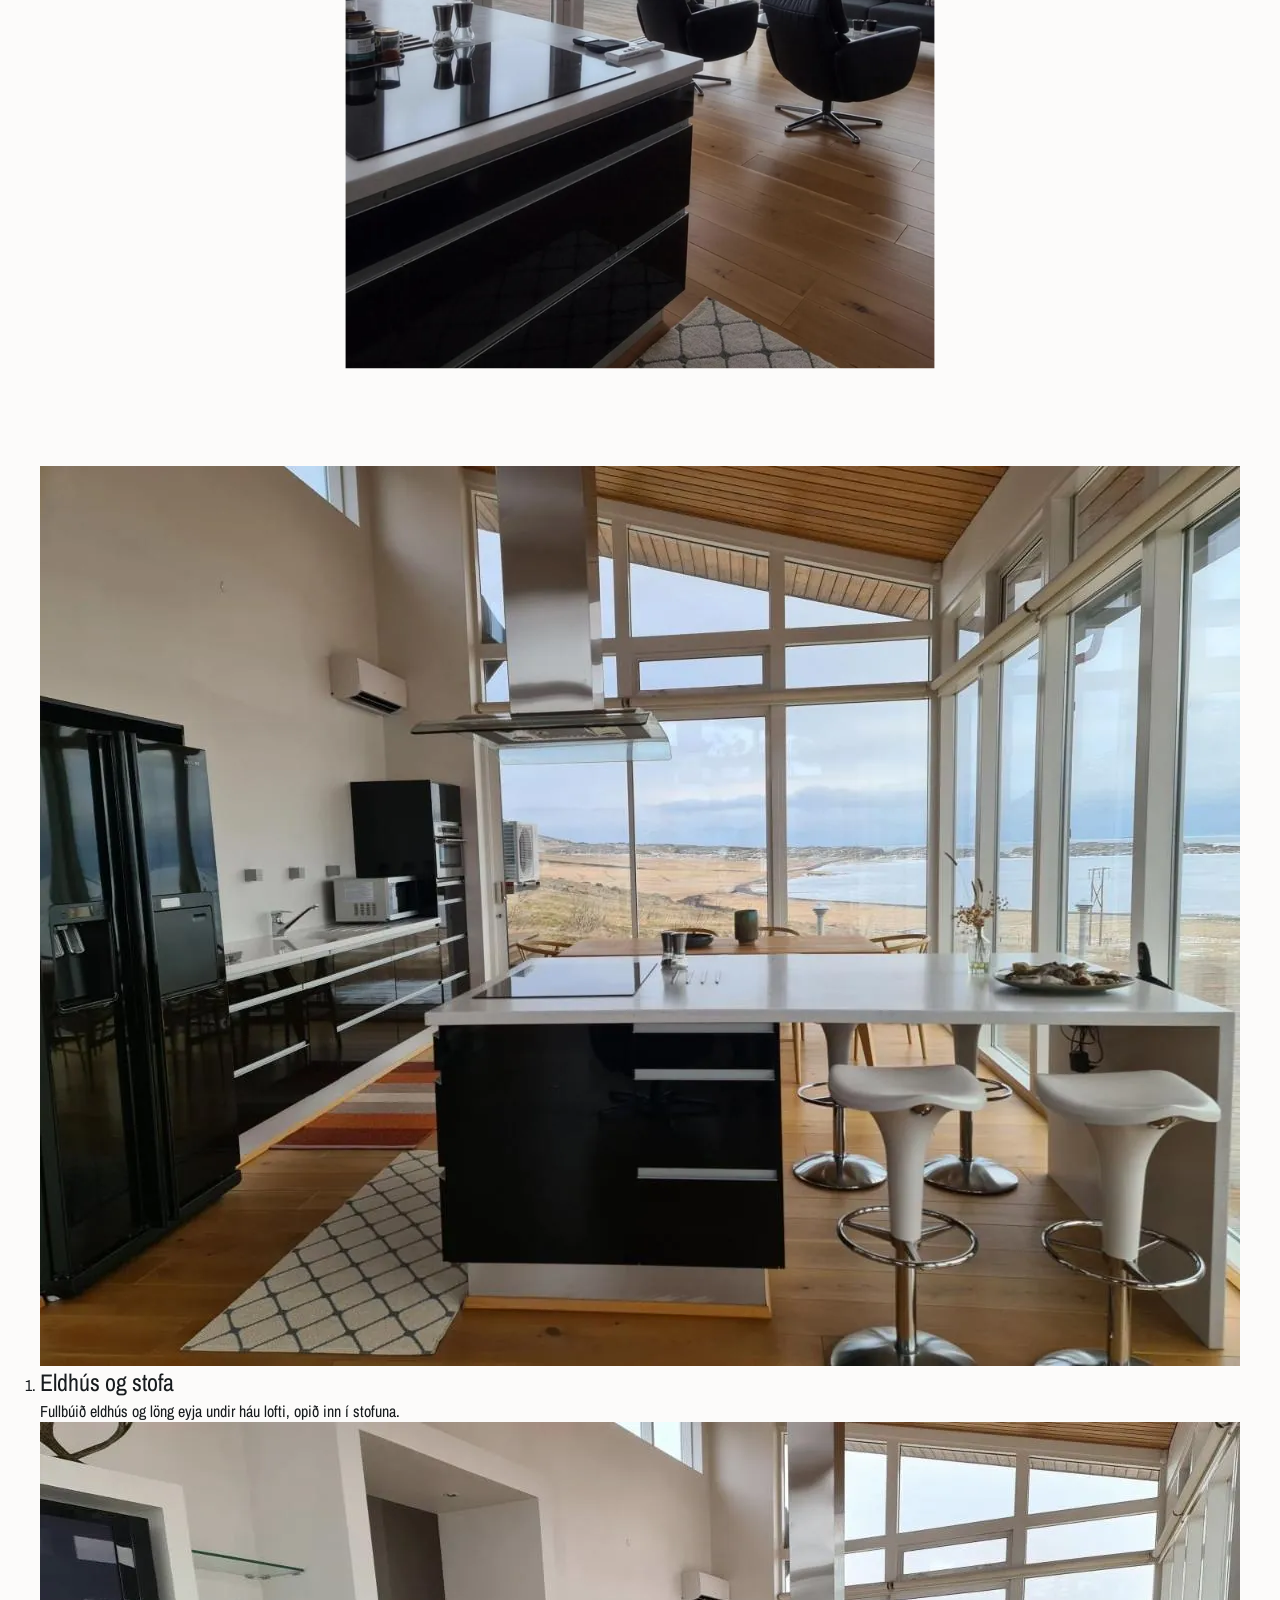
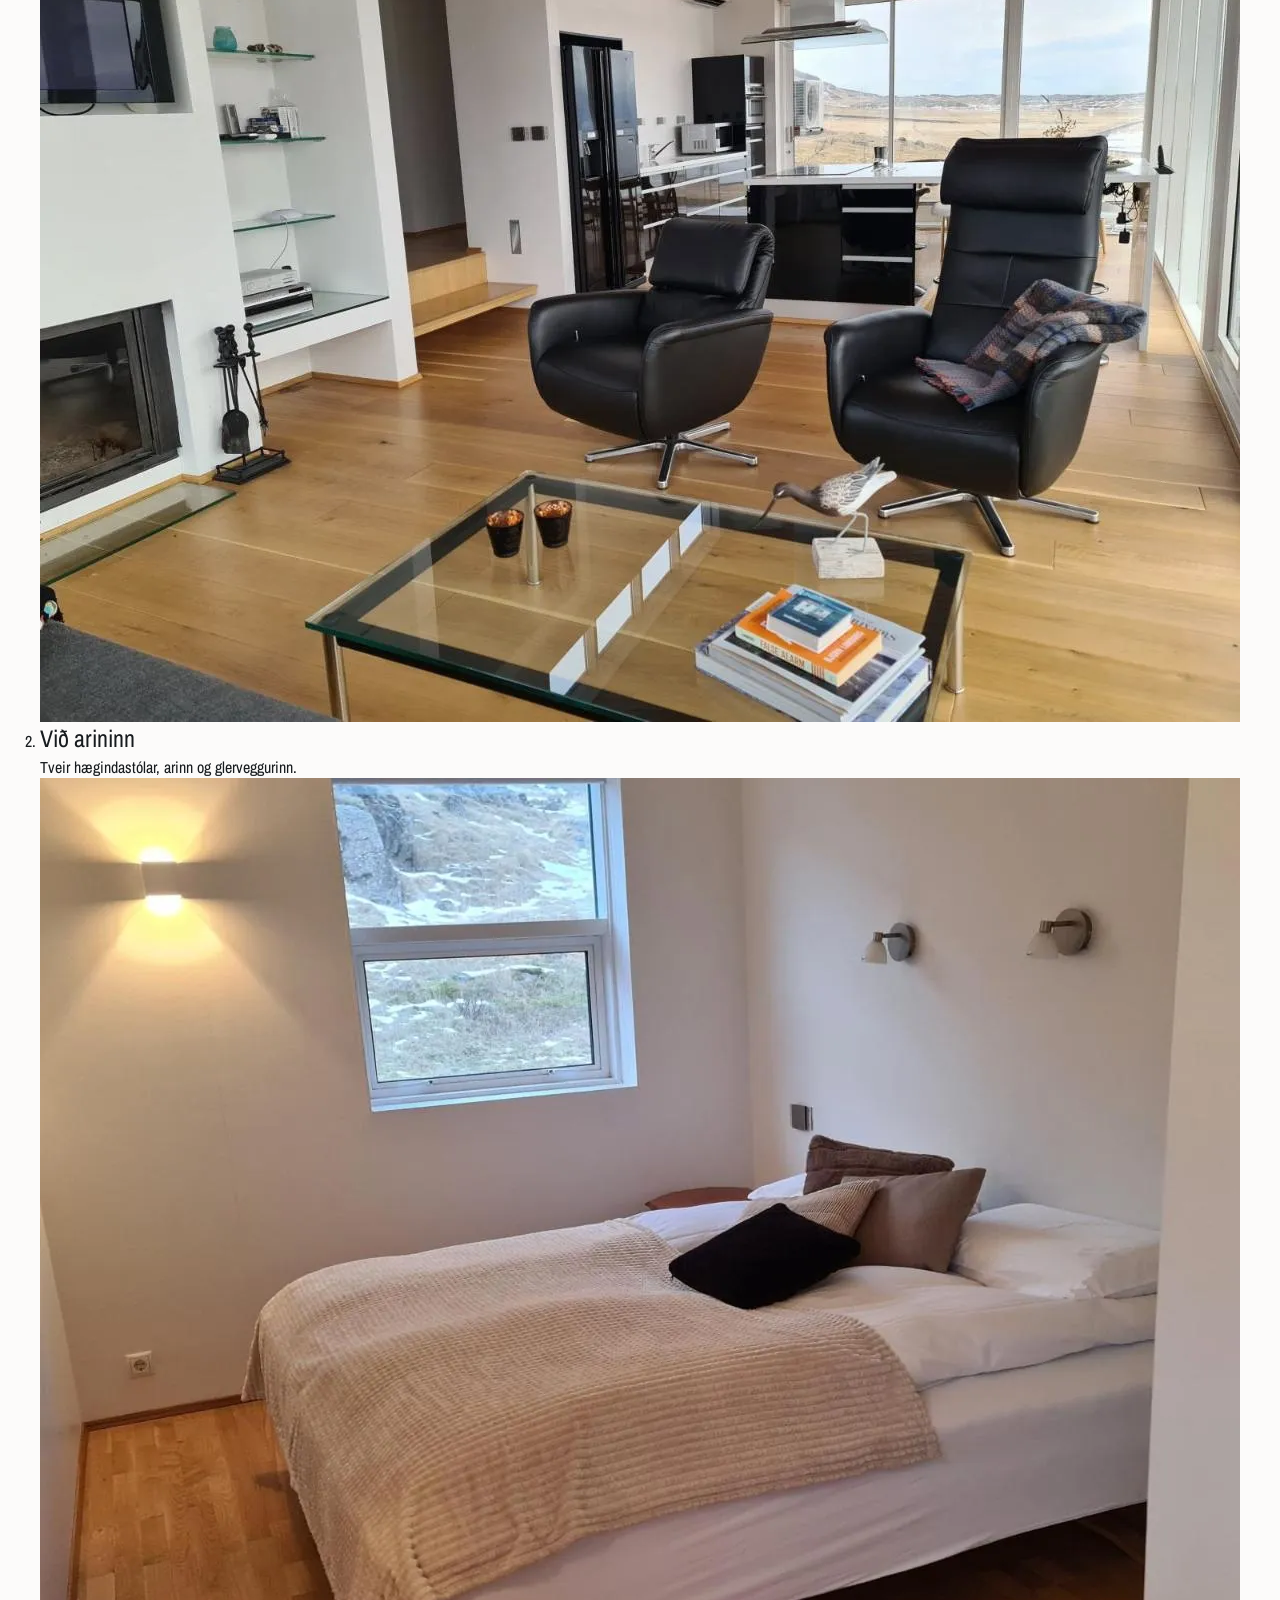
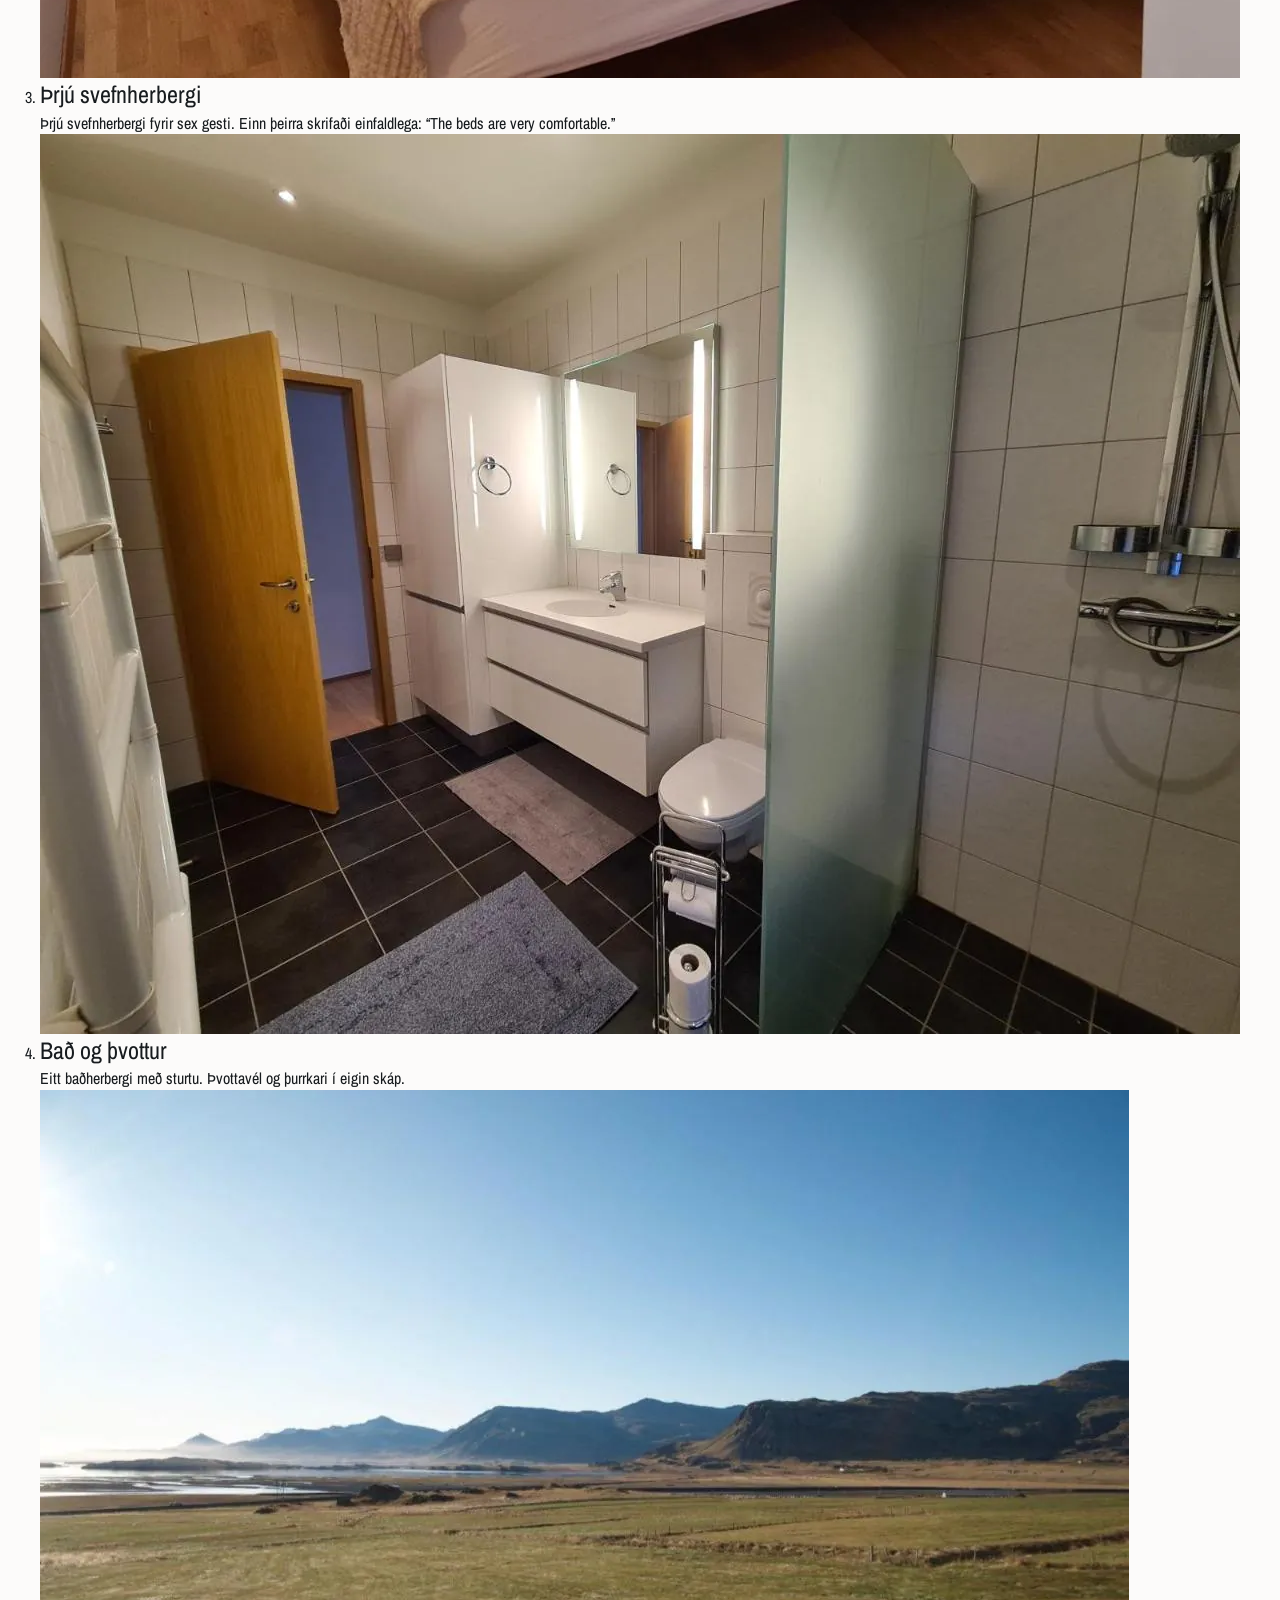
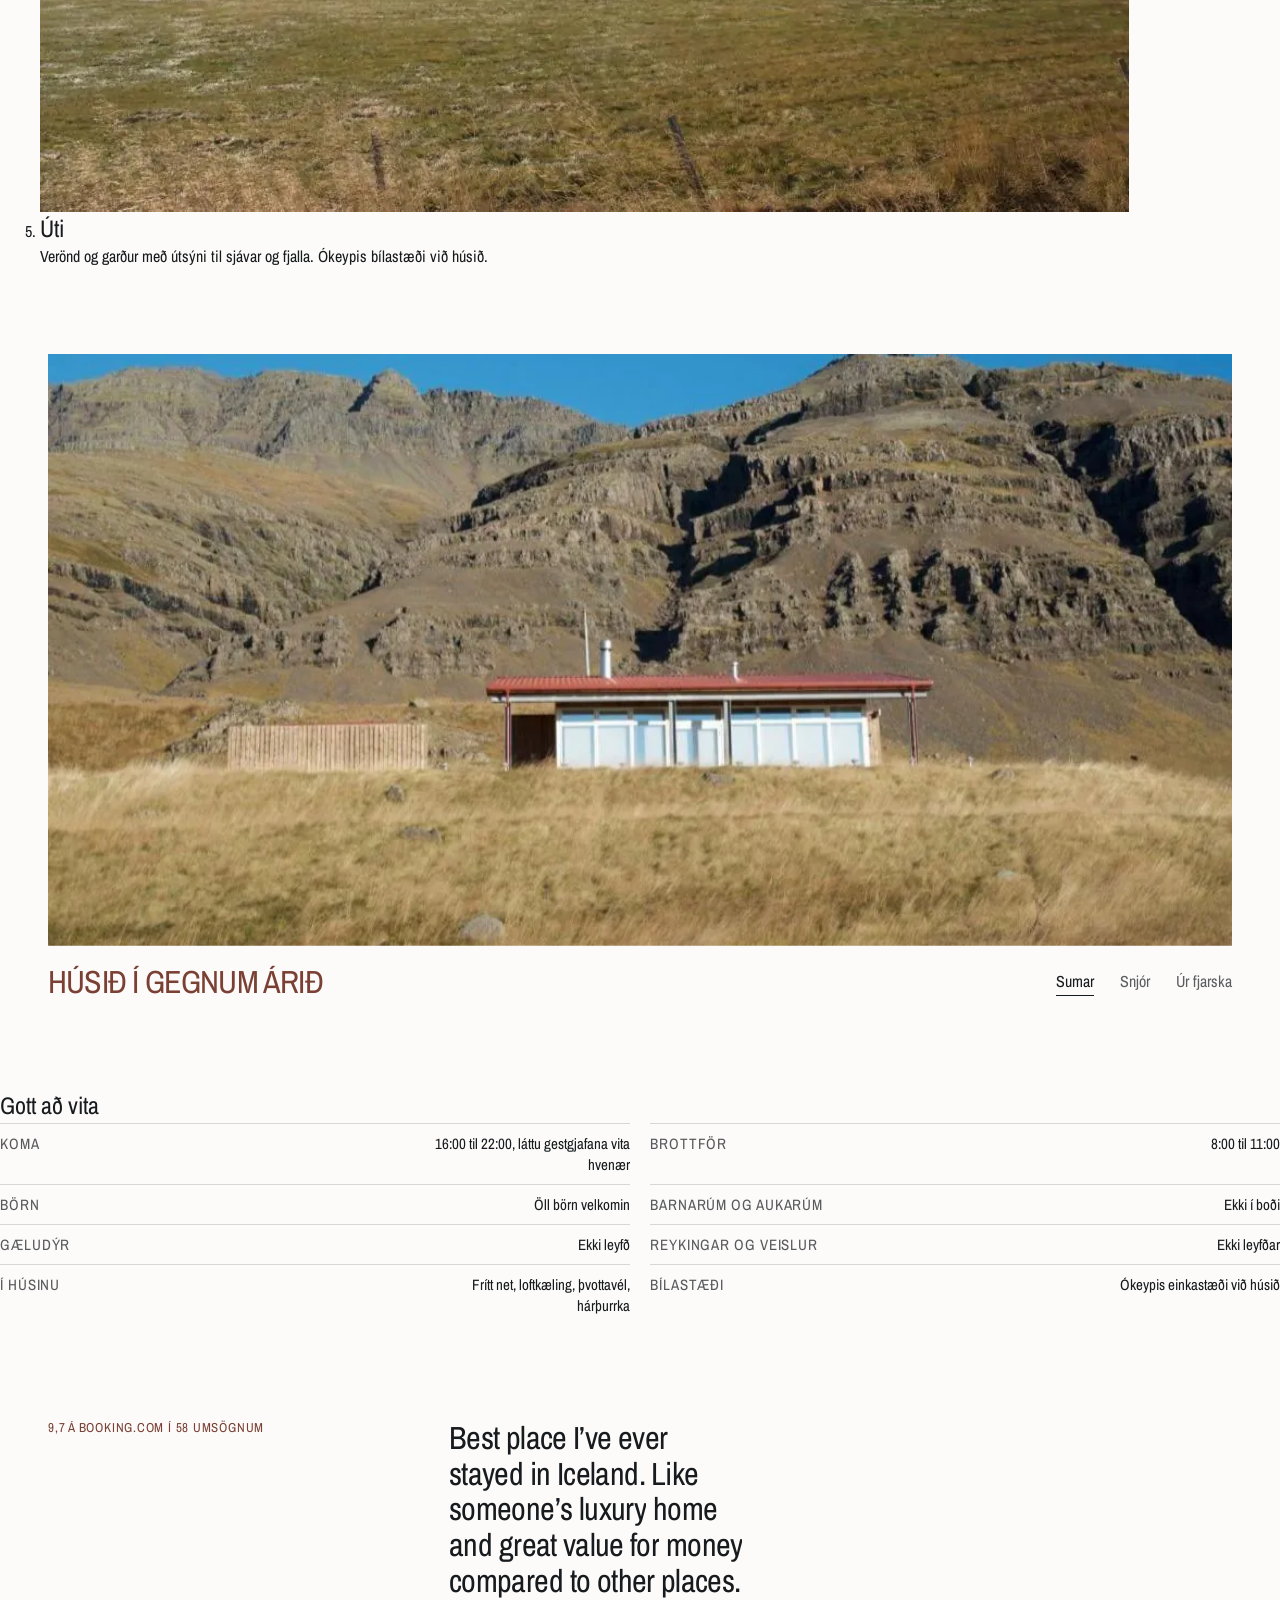
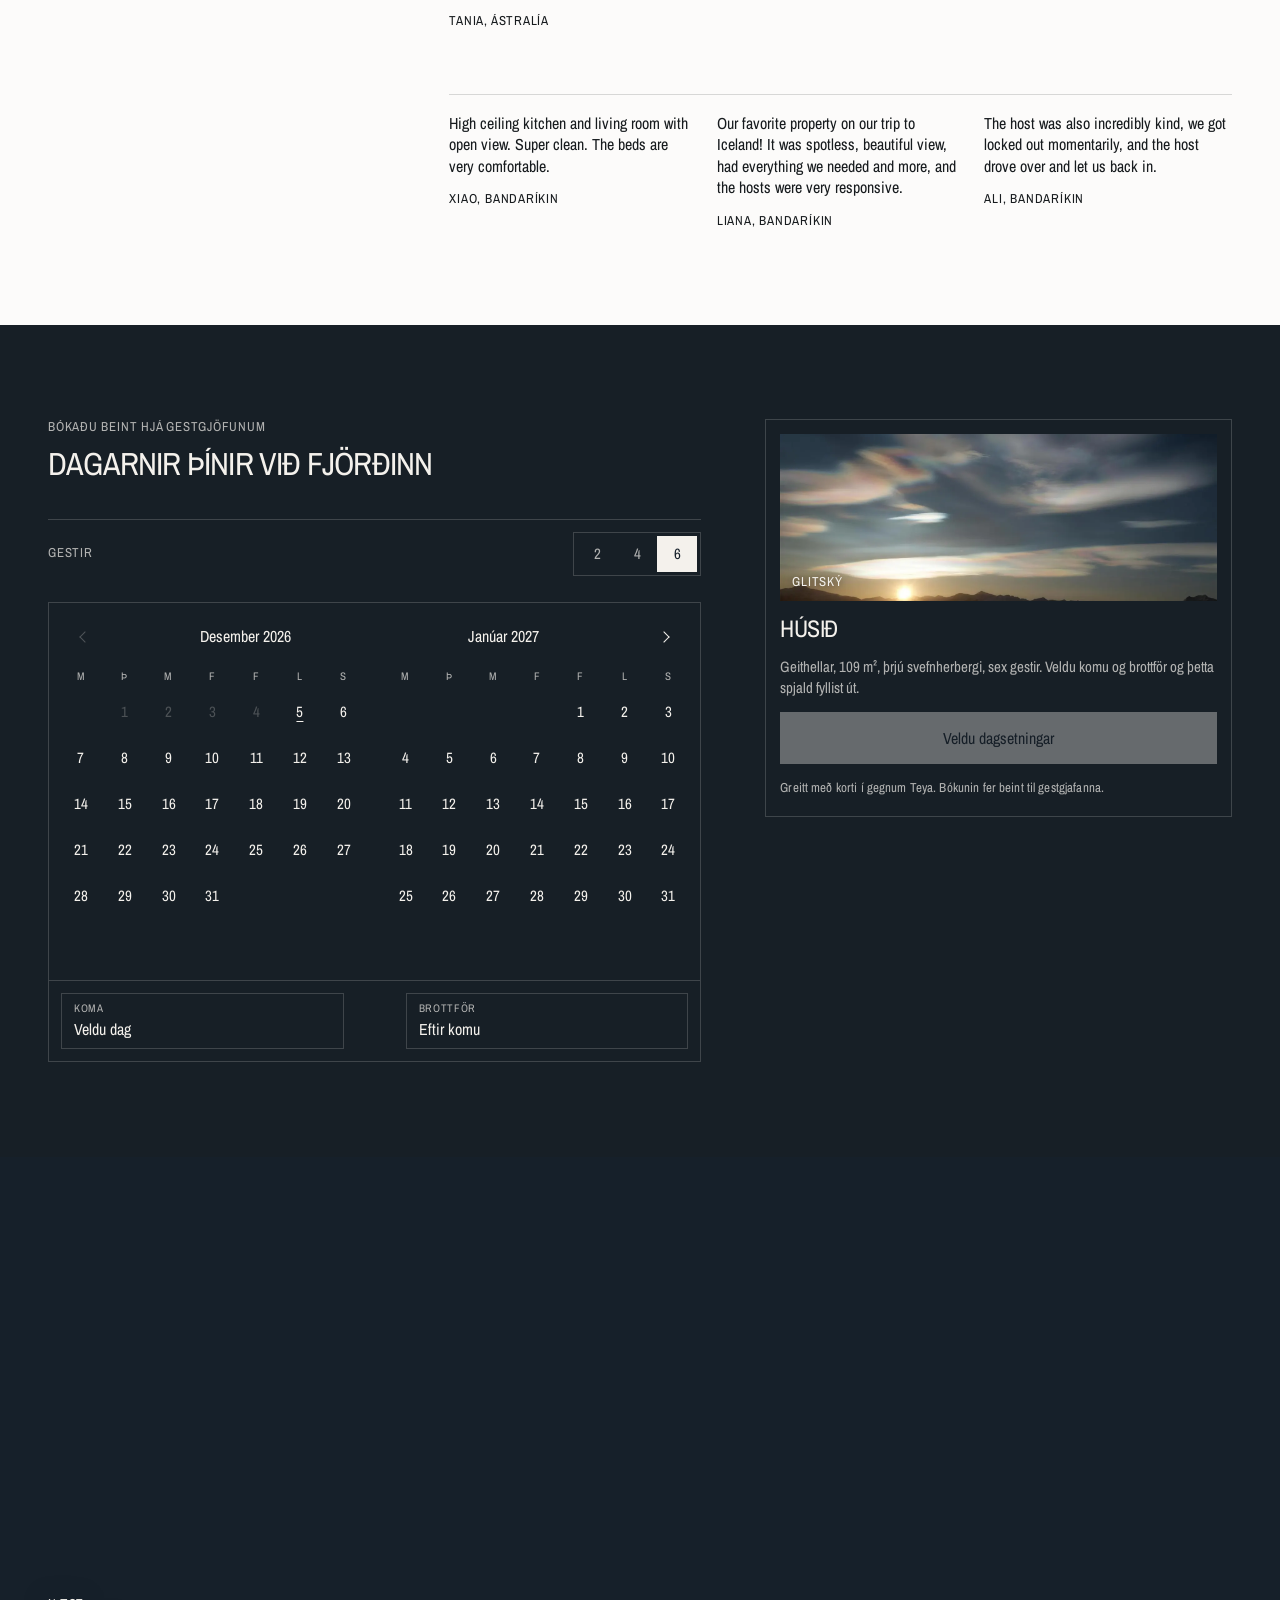
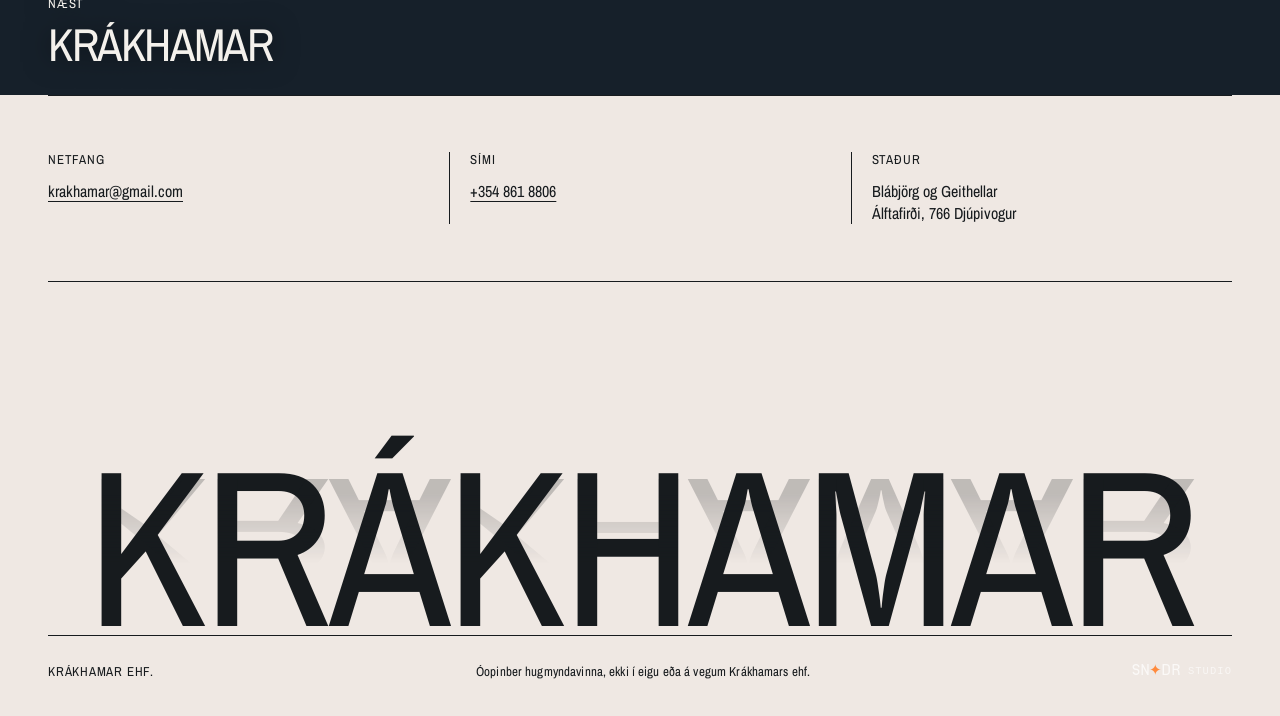
<file: is/geithellar/index.html>
<!doctype html>
<html lang="is" data-r="../../" data-page="geithellar">
<head>
<meta charset="utf-8">
<meta name="viewport" content="width=device-width, initial-scale=1, viewport-fit=cover">
<meta name="robots" content="noindex, nofollow">
<title>Geithellar, hús fyrir sex í Álftafirði á Austurlandi</title>
<meta name="description" content="109 m² hús með þremur svefnherbergjum og glervegg, undir fjallinu í Álftafirði. Gestir gefa 9,7. Bókaðu beint hjá gestgjöfunum.">
<meta name="theme-color" content="#141D22">
<link rel="alternate" hreflang="en" href="https://sindrimar02.github.io/krakhamar-preview/geithellar/"><link rel="alternate" hreflang="is" href="https://sindrimar02.github.io/krakhamar-preview/is/geithellar/">
<!-- Design preview by SNDR Studio for Krákhamar ehf. Photographs are the property's own, from its public listings. -->
<script>try{if(sessionStorage.getItem('kh-wipe')&&!matchMedia('(prefers-reduced-motion: reduce)').matches){document.documentElement.classList.add('kh-in');setTimeout(function(){document.documentElement.classList.remove('kh-in')},3000)}sessionStorage.removeItem('kh-wipe')}catch(e){}</script>
<script src="../../assets/vendor/focus-guard.js"></script>
<link rel="preload" href="../../assets/fonts/Melodrama-Light.woff2" as="font" type="font/woff2" crossorigin>
<link rel="preload" href="../../assets/img/door-gh.webp" as="image">
<link rel="stylesheet" href="../../assets/vendor/focus-guard.css">
<link rel="stylesheet" href="../../css/badge.css">
<link rel="stylesheet" href="../../css/site.css">
<link rel="icon" href="../../assets/img/favicon-32.png" type="image/png" sizes="32x32">
<link rel="icon" href="../../assets/img/favicon.svg" type="image/svg+xml">
<link rel="apple-touch-icon" href="../../assets/img/apple-touch-icon.png">
<script type="application/ld+json">{"@context":"https://schema.org","@type":"VacationRental","name":"Geithellar","description":"109 m² villa, three bedrooms, six guests","containsPlace":{"@type":"Accommodation","numberOfBedrooms":3,"occupancy":{"@type":"QuantitativeValue","value":6},"floorSize":{"@type":"QuantitativeValue","value":109,"unitCode":"MTK"}},"url":"https://sindrimar02.github.io/krakhamar-preview/is/geithellar/","inLanguage":"is"}</script>
</head>
<body class="g-stone">
<a class="skip" href="#main">Beint í efnið</a>
<div class="wipe" id="wipe" aria-hidden="true"><i></i><i></i><i></i><i></i><i></i><i></i><i></i><i></i><i></i><i></i><i></i><i></i><i></i><i></i></div>
<div class="progress" id="progress" aria-hidden="true"></div>
<header class="hdr" id="hdr">
  <div class="hdr-shell">
    <a class="hdr-brand" href="../../is/" aria-label="Krákhamar, forsíða">
      <span class="hdr-place">Álftafjörður, Austurlandi</span>
      <span class="hdr-name" translate="no">Krákhamar</span>
    </a>
    <nav class="hdr-links" aria-label="Aðalvalmynd"><a href="../../is/geithellar/" aria-current="page" translate="no">Geithellar</a><a href="../../is/krakhamar/" translate="no">Krákhamar</a><a href="../../is/fjordurinn/">Fjörðurinn</a></nav>
    <div class="hdr-act">
      <span class="hdr-chip" id="chip" hidden></span>
      <a class="lang" href="../../geithellar/" hreflang="en" lang="en" aria-label="English">EN</a>
      <a class="pill" href="#book"><span class="pill-t" data-t="Bóka beint">Bóka beint</span></a>
      <button class="burger" id="burger" type="button" aria-label="Opna valmynd" aria-expanded="false" aria-controls="menu"><i></i><i></i></button>
    </div>
  </div>
</header>
<div class="menu" id="menu" tabindex="-1" hidden aria-label="Valmynd" role="dialog" aria-modal="true">
  <nav aria-label="Valmynd"><a href="../../is/geithellar/" aria-current="page" translate="no">Geithellar</a><a href="../../is/krakhamar/" translate="no">Krákhamar</a><a href="../../is/fjordurinn/">Fjörðurinn</a><a href="#book">Bóka beint</a></nav>
  <p class="meta menu-foot"><span>krakhamar@gmail.com<br>+354 861 8806</span><a class="menu-lang" href="../../geithellar/" hreflang="en" lang="en">English</a></p>
</div>
<main id="main">
<section class="ph" id="top">
  <div class="ph-img"><img src="../../assets/img/door-gh.webp" alt="Geithellar undir snjóröndóttum tindum" fetchpriority="high"></div>
  <div class="ph-ui">
    <h1 class="ph-name" translate="no" data-chars>Geithellar</h1>
    <div class="ph-row"><p class="meta">Húsið · Álftafjörður</p><p class="meta ph-facts">109 m² · þrjú svefnherbergi · sex gestir · 9,7</p><a class="pill" href="#book" data-unit="villa"><span class="pill-t" data-t="Skoða dagsetningar">Skoða dagsetningar</span></a></div>
  </div>
</section>
<section class="lede"><div class="fjord-head"><p class="meta">Húsið</p><p class="st" data-words>Langt og lágt hús undir fjallinu. Eldhús og stofa standa innan við gler frá gólfi til lofts, og fjörðurinn fyllir það.</p></div></section>
<section class="widen" data-widen><div class="widen-in"><img src="../../assets/img/glass-gh.webp" alt="Eldhús og stofa á Geithellum, gler á alla vegu og timburloft" loading="lazy"><p class="meta widen-cap">Hátt timburloft og gler frá gólfi og upp</p></div></section>
<section class="walk" data-walk>
  <div class="walk-frame" aria-hidden="true"><img src="../../assets/img/p-g-kitchen.webp" alt="" loading="lazy" class="is-on"><img src="../../assets/img/gh-lounge.webp" alt="" loading="lazy"><img src="../../assets/img/p-g-bed.webp" alt="" loading="lazy"><img src="../../assets/img/p-g-bath.webp" alt="" loading="lazy"><img src="../../assets/img/p-g-out.webp" alt="" loading="lazy"></div>
  <ol class="walk-list">
    <li class="walk-step"><figure class="walk-ph"><img src="../../assets/img/p-g-kitchen.webp" alt="Eldhúseyja og stofa" loading="lazy"></figure><h2 class="walk-h">Eldhús og stofa</h2><p>Fullbúið eldhús og löng eyja undir háu lofti, opið inn í stofuna.</p></li><li class="walk-step"><figure class="walk-ph"><img src="../../assets/img/gh-lounge.webp" alt="Tveir hægindastólar við arininn" loading="lazy"></figure><h2 class="walk-h">Við arininn</h2><p>Tveir hægindastólar, arinn og glerveggurinn.</p></li><li class="walk-step"><figure class="walk-ph"><img src="../../assets/img/p-g-bed.webp" alt="Svefnherbergi með tvíbreiðu rúmi" loading="lazy"></figure><h2 class="walk-h">Þrjú svefnherbergi</h2><p>Þrjú svefnherbergi fyrir sex gesti. Einn þeirra skrifaði einfaldlega: <span lang="en">“The beds are very comfortable.”</span></p></li><li class="walk-step"><figure class="walk-ph"><img src="../../assets/img/p-g-bath.webp" alt="Baðherbergið" loading="lazy"></figure><h2 class="walk-h">Bað og þvottur</h2><p>Eitt baðherbergi með sturtu. Þvottavél og þurrkari í eigin skáp.</p></li><li class="walk-step"><figure class="walk-ph"><img src="../../assets/img/p-g-out.webp" alt="Fjörðurinn og fjöllin frá húsinu" loading="lazy"></figure><h2 class="walk-h">Úti</h2><p>Verönd og garður með útsýni til sjávar og fjalla. Ókeypis bílastæði við húsið.</p></li>
  </ol>
</section>
<section class="show" data-show>
  <div class="show-frame"><img src="../../assets/img/p-g-summer.webp" alt="Geithellar að sumri, undir fjallinu" loading="lazy" class="is-on"><img src="../../assets/img/p-g-snow.webp" alt="Geithellar með snjó í fjallinu" loading="lazy"><img src="../../assets/img/p-g-far.webp" alt="Húsið úr fjarska yfir opið land" loading="lazy"></div>
  <div class="show-foot"><h2 class="show-h">Húsið í gegnum árið</h2><div class="seg seg--line seg--ink" role="radiogroup" aria-label="Húsið í gegnum árið"><span class="seg-pill" aria-hidden="true"></span><button type="button" role="radio" data-v="0">Sumar</button><button type="button" role="radio" data-v="1">Snjór</button><button type="button" role="radio" data-v="2">Úr fjarska</button></div></div>
</section>
<section class="facts"><h2 class="facts-h">Gott að vita</h2><dl class="spec spec--2"><div><dt class="meta">Koma</dt><dd>16:00 til 22:00, láttu gestgjafana vita hvenær</dd></div><div><dt class="meta">Brottför</dt><dd>8:00 til 11:00</dd></div><div><dt class="meta">Börn</dt><dd>Öll börn velkomin</dd></div><div><dt class="meta">Barnarúm og aukarúm</dt><dd>Ekki í boði</dd></div><div><dt class="meta">Gæludýr</dt><dd>Ekki leyfð</dd></div><div><dt class="meta">Reykingar og veislur</dt><dd>Ekki leyfðar</dd></div><div><dt class="meta">Í húsinu</dt><dd>Frítt net, loftkæling, þvottavél, hárþurrka</dd></div><div><dt class="meta">Bílastæði</dt><dd>Ókeypis einkastæði við húsið</dd></div></dl></section>
<section class="guests" id="guests"><p class="meta">9,7 á Booking.com í 58 umsögnum</p><blockquote class="q q-big" lang="en"><p data-words>Best place I’ve ever stayed in Iceland. Like someone’s luxury home and great value for money compared to other places.</p><cite class="meta">Tania, Ástralía</cite></blockquote><div class="q-row"><blockquote class="q " lang="en"><p>High ceiling kitchen and living room with open view. Super clean. The beds are very comfortable.</p><cite class="meta">Xiao, Bandaríkin</cite></blockquote><blockquote class="q " lang="en"><p>Our favorite property on our trip to Iceland! It was spotless, beautiful view, had everything we needed and more, and the hosts were very responsive.</p><cite class="meta">Liana, Bandaríkin</cite></blockquote><blockquote class="q " lang="en"><p>The host was also incredibly kind, we got locked out momentarily, and the host drove over and let us back in.</p><cite class="meta">Ali, Bandaríkin</cite></blockquote></div></section>
<section class="book" id="book" data-units="villa">
  <div class="book-l">
    <p class="meta">Bókaðu beint hjá gestgjöfunum</p>
    <h2 class="book-h">Dagarnir þínir við fjörðinn</h2>
    <div class="book-row"><span class="meta" id="bkWho">Gestir</span><div class="seg seg--tray seg--dark" id="party" role="radiogroup" aria-labelledby="bkWho"><span class="seg-pill" aria-hidden="true"></span><button type="button" role="radio" data-v="2">2</button><button type="button" role="radio" data-v="4">4</button><button type="button" role="radio" data-v="6">6</button></div></div>
    <div class="book-row" hidden><span class="meta" id="bkStay">Gisting</span><div class="seg seg--tray seg--dark" id="unit" role="radiogroup" aria-labelledby="bkStay"><span class="seg-pill" aria-hidden="true"></span><button type="button" role="radio" data-v="villa">Geithellar</button></div></div>
    <div class="cal" id="cal"></div>
  </div>
  <aside class="read" id="read" aria-live="polite">
    <div class="read-sky"><img id="readSky" src="../../assets/img/pearl-s.webp" alt=""><span class="meta" id="readScene"></span></div>
    <h3 id="readName"></h3>
    <p class="read-sub" id="readSub"></p>
    <dl class="read-dl" id="readDl" hidden>
      <div><dt class="meta">Birta</dt><dd id="rDay"></dd></div>
      <div><dt class="meta">Sól</dt><dd id="rSun"></dd></div>
      <div><dt class="meta">Myrkur</dt><dd id="rDark"></dd></div>
      <div><dt class="meta">Tungl</dt><dd id="rMoon"></dd></div>
      <div><dt class="meta">Booking.com í dag</dt><dd id="rPrice"></dd></div>
    </dl>
    <form id="req" class="req" hidden novalidate>
      <label><span class="meta">Nafn</span><input name="name" autocomplete="name" required></label>
      <label><span class="meta">Netfang</span><input name="email" type="email" autocomplete="email" spellcheck="false" required></label>
      <p class="req-err" id="reqErr" role="alert"></p>
    </form>
    <button class="go" id="go" type="button" disabled><span id="goT"></span></button>
    <p class="meta read-foot" id="readFoot">Greitt með korti í gegnum Teya. Bókunin fer beint til gestgjafanna.</p>
  </aside>
</section>
<a class="next" href="../../is/krakhamar/">
  <div class="next-photo" data-slats><img src="../../assets/img/door-kh.webp" alt="Timburrimlar á Krákhamri í rökkri" loading="lazy"></div>
  <div class="next-ui"><span class="meta">Næst</span><span class="next-name" translate="no">Krákhamar</span></div>
</a>
</main>
<footer class="ft" id="contact">
  <div class="ft-grid">
    <div><p class="meta">Netfang</p><a href="mailto:krakhamar@gmail.com">krakhamar@gmail.com</a></div>
    <div><p class="meta">Sími</p><a href="tel:+3548618806">+354 861 8806</a></div>
    <div><p class="meta">Staður</p><p>Blábjörg og Geithellar<br>Álftafirði, 766 Djúpivogur</p></div>
  </div>
  <div class="ft-mark" aria-hidden="true"><span>KRÁKHAMAR</span><span class="r">KRÁKHAMAR</span></div>
  <div class="ft-base meta"><span>Krákhamar ehf.</span><span class="ft-note">Óopinber hugmyndavinna, ekki í eigu eða á vegum Krákhamars ehf.</span><a class="sndr-badge" href="https://sndrstudio.is" target="_blank" rel="noreferrer"
  aria-label="Hannað af SNDR Studio" data-logotype
  style="--sndr-ink:rgba(255,255,255,0.72);--sndr-ember:#FF8A3D">
  <span class="sndr-badge-mark">SN<span class="sndr-badge-star">✦</span>DR</span>
  <span class="sndr-badge-studio">STUDIO</span>
</a></div>
</footer>
<script src="../../assets/vendor/gsap.min.js"></script>
<script src="../../assets/vendor/ScrollTrigger.min.js"></script>
<script src="../../assets/vendor/lenis.min.js"></script>
<script src="../../assets/vendor/staypicker.js"></script>
<script src="../../js/site.js"></script>
</body>
</html>
</file>
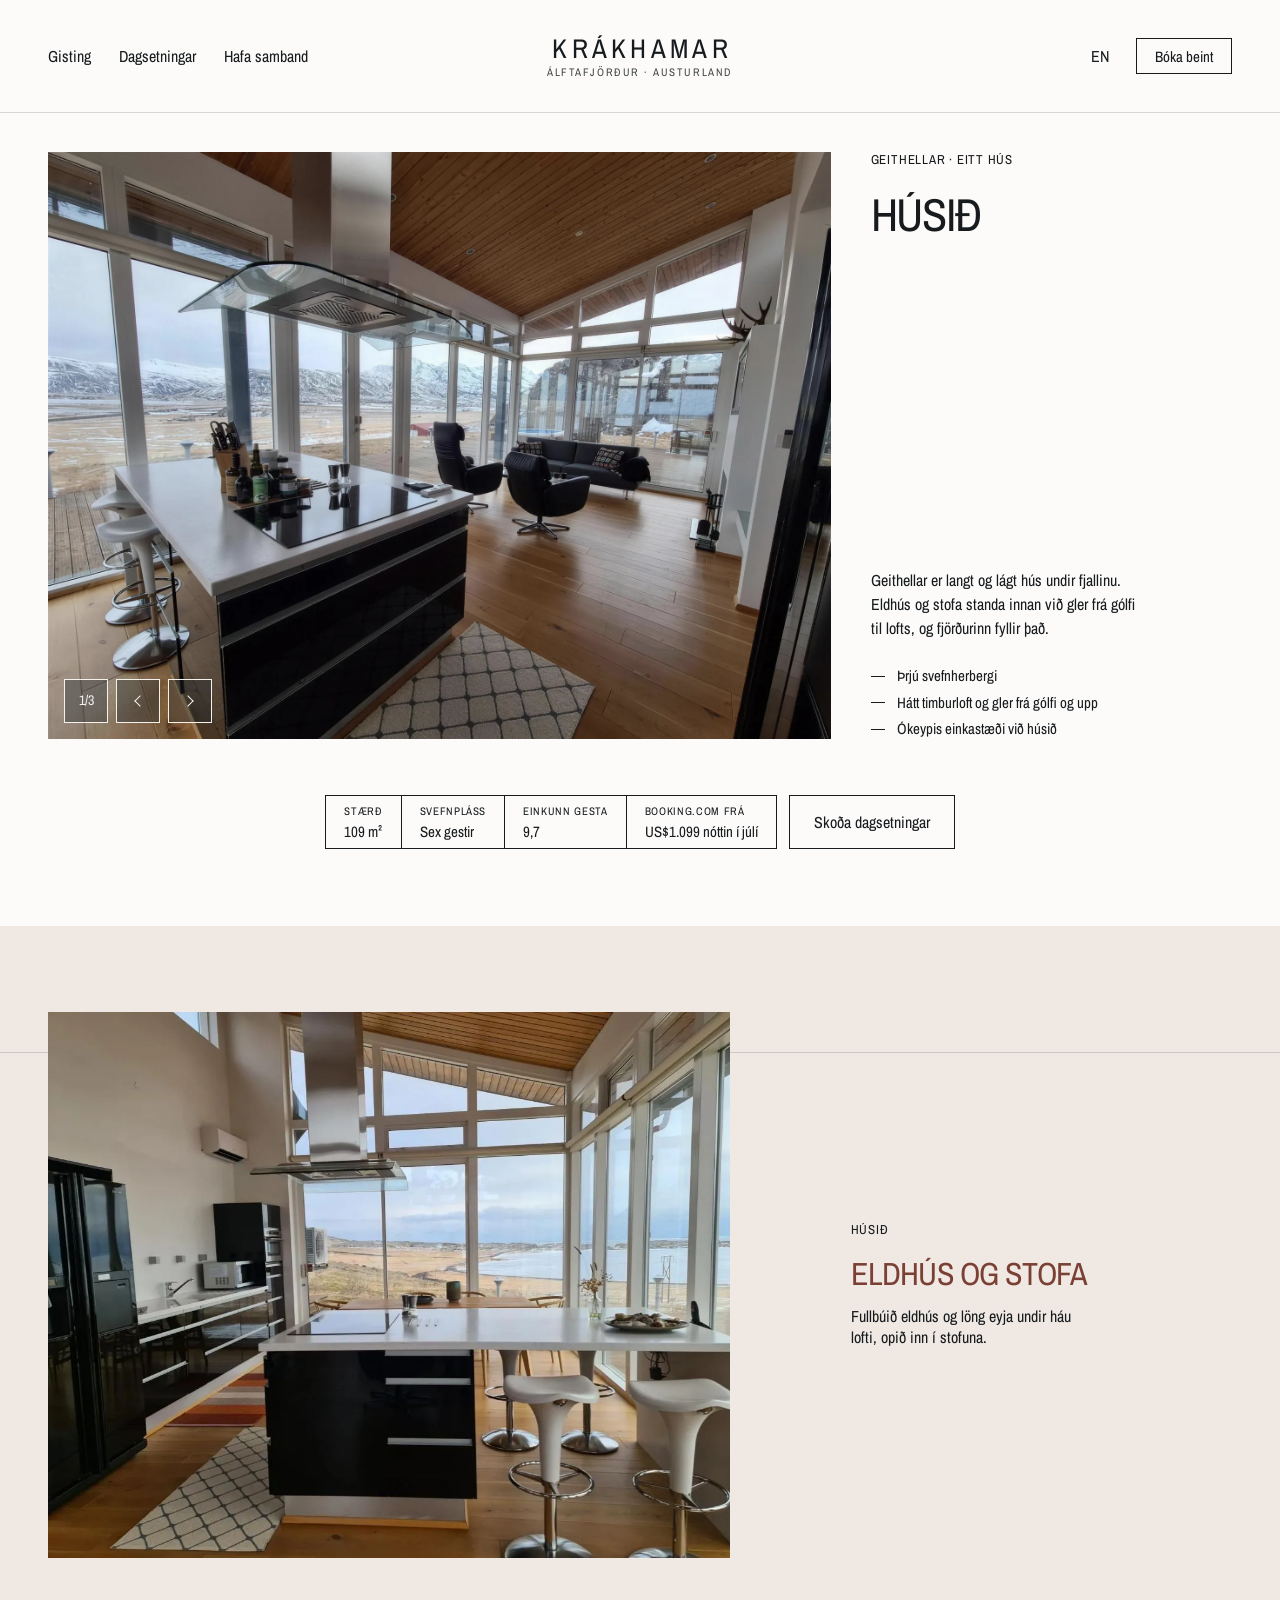
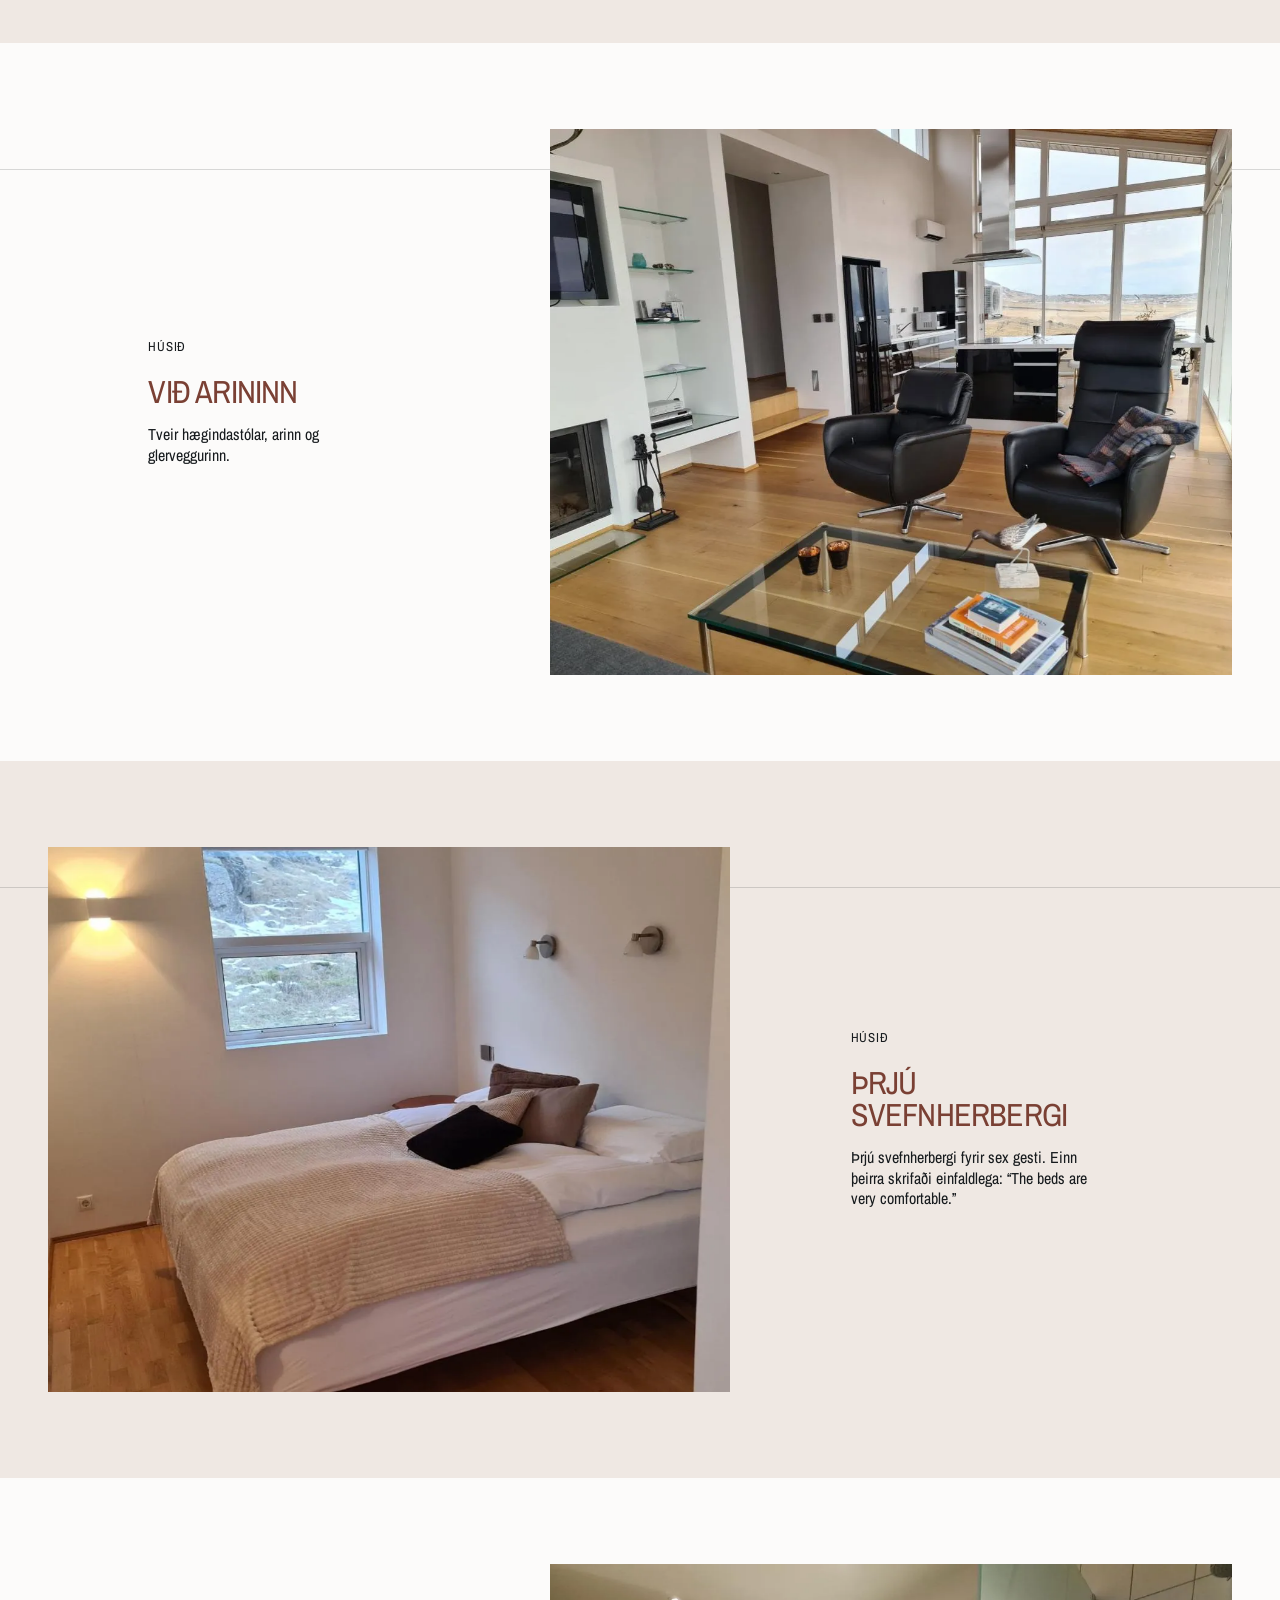
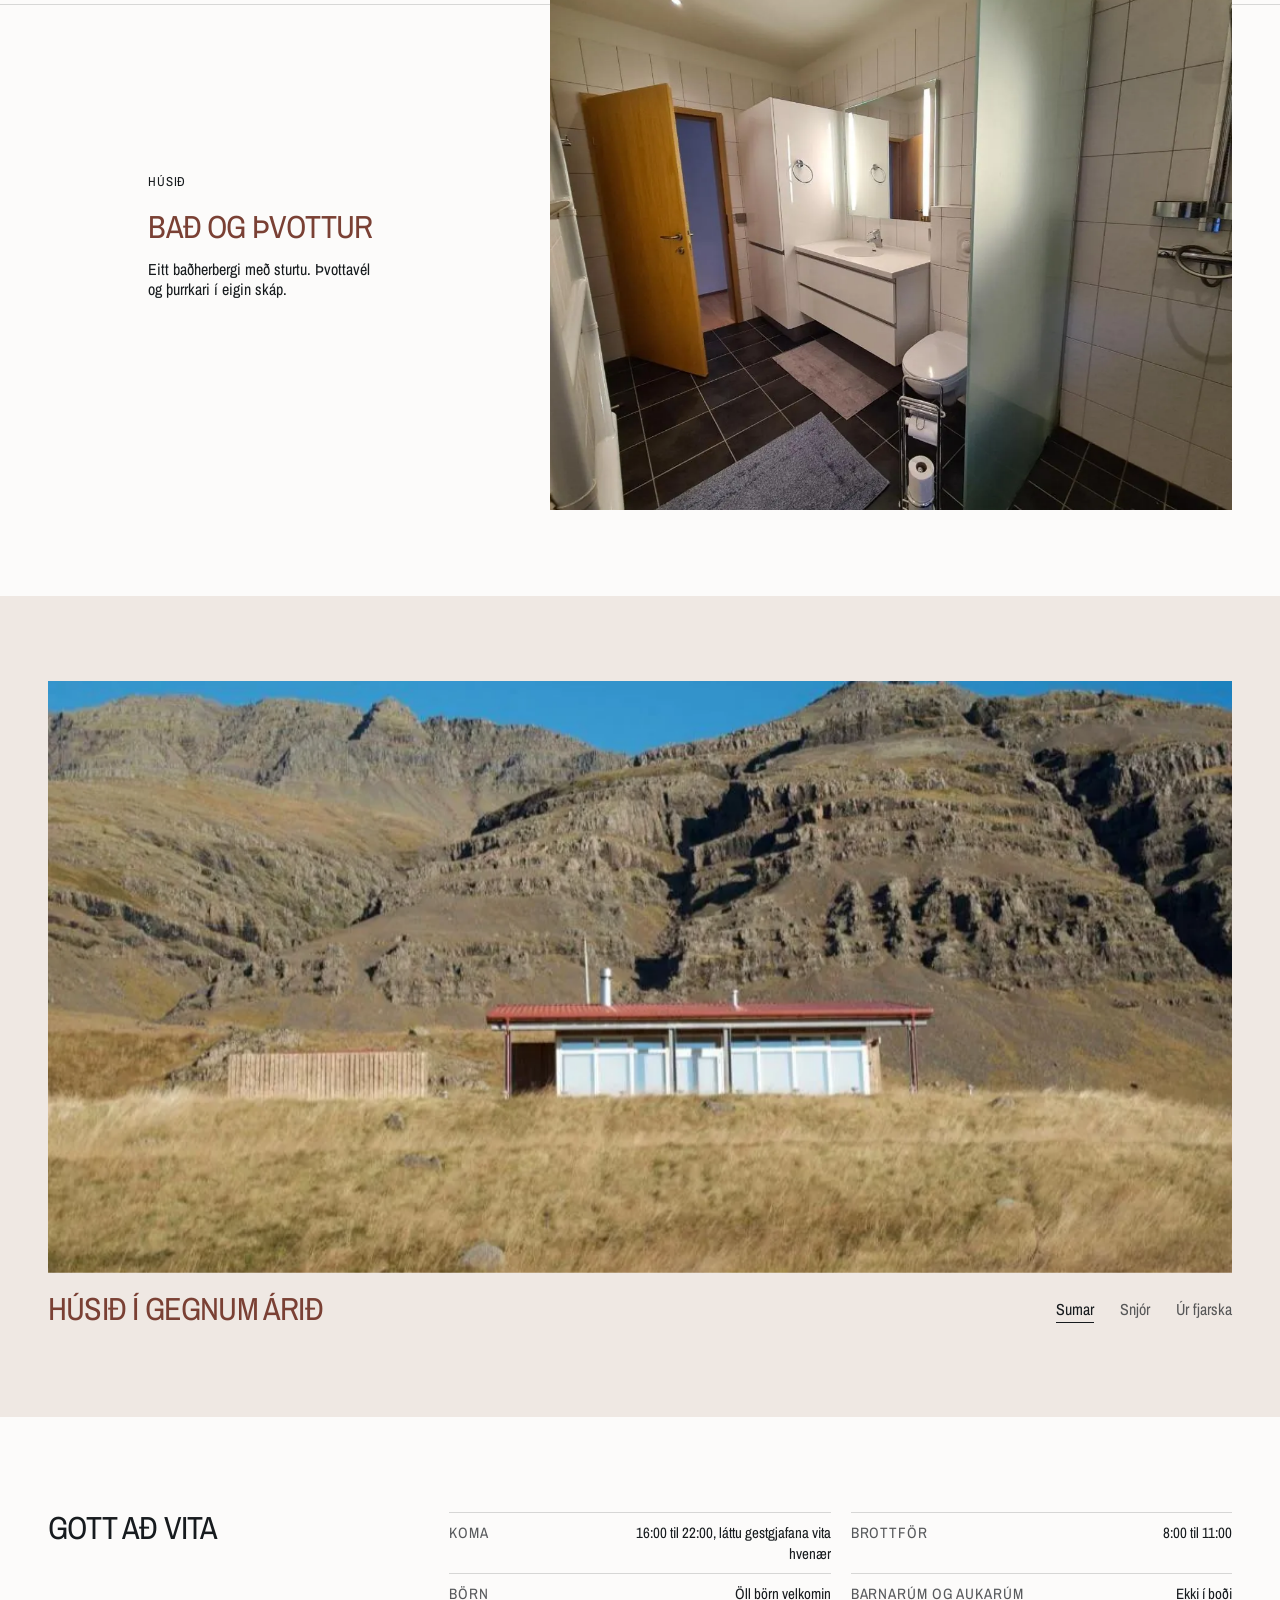
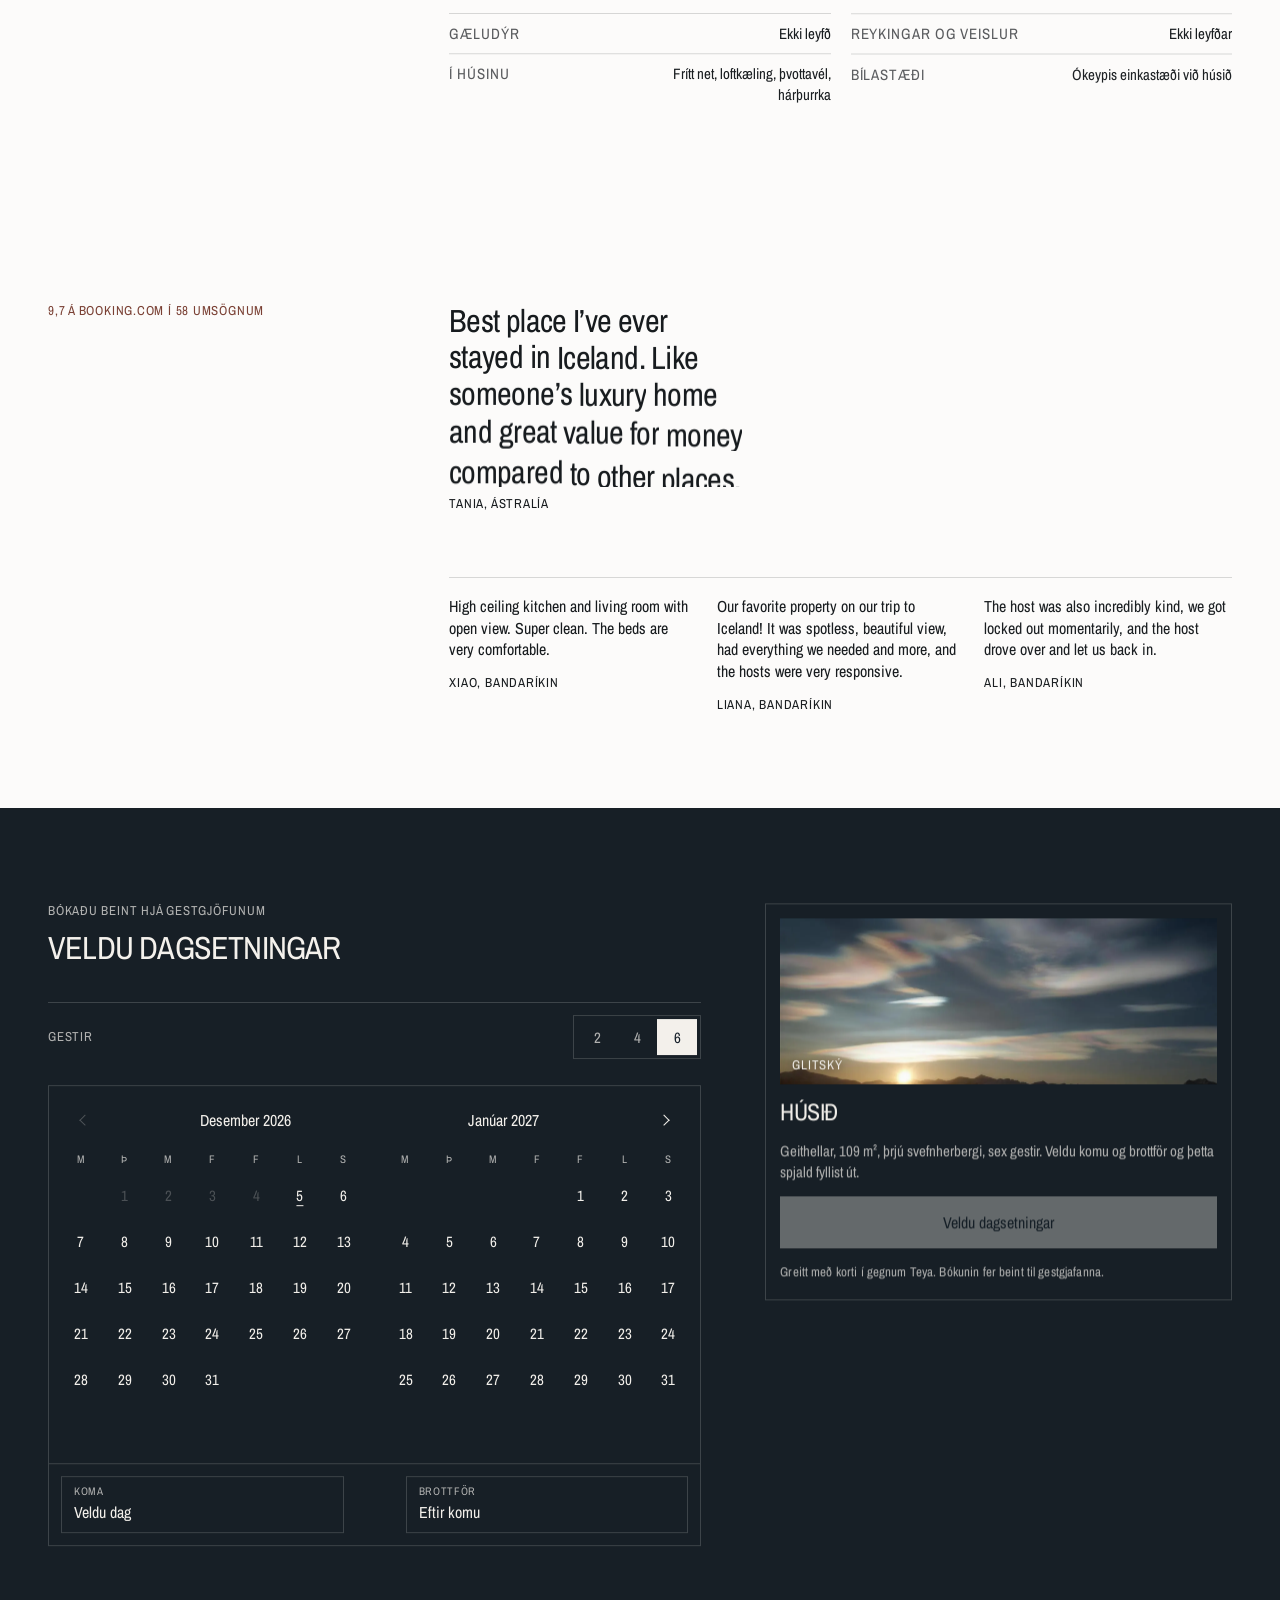
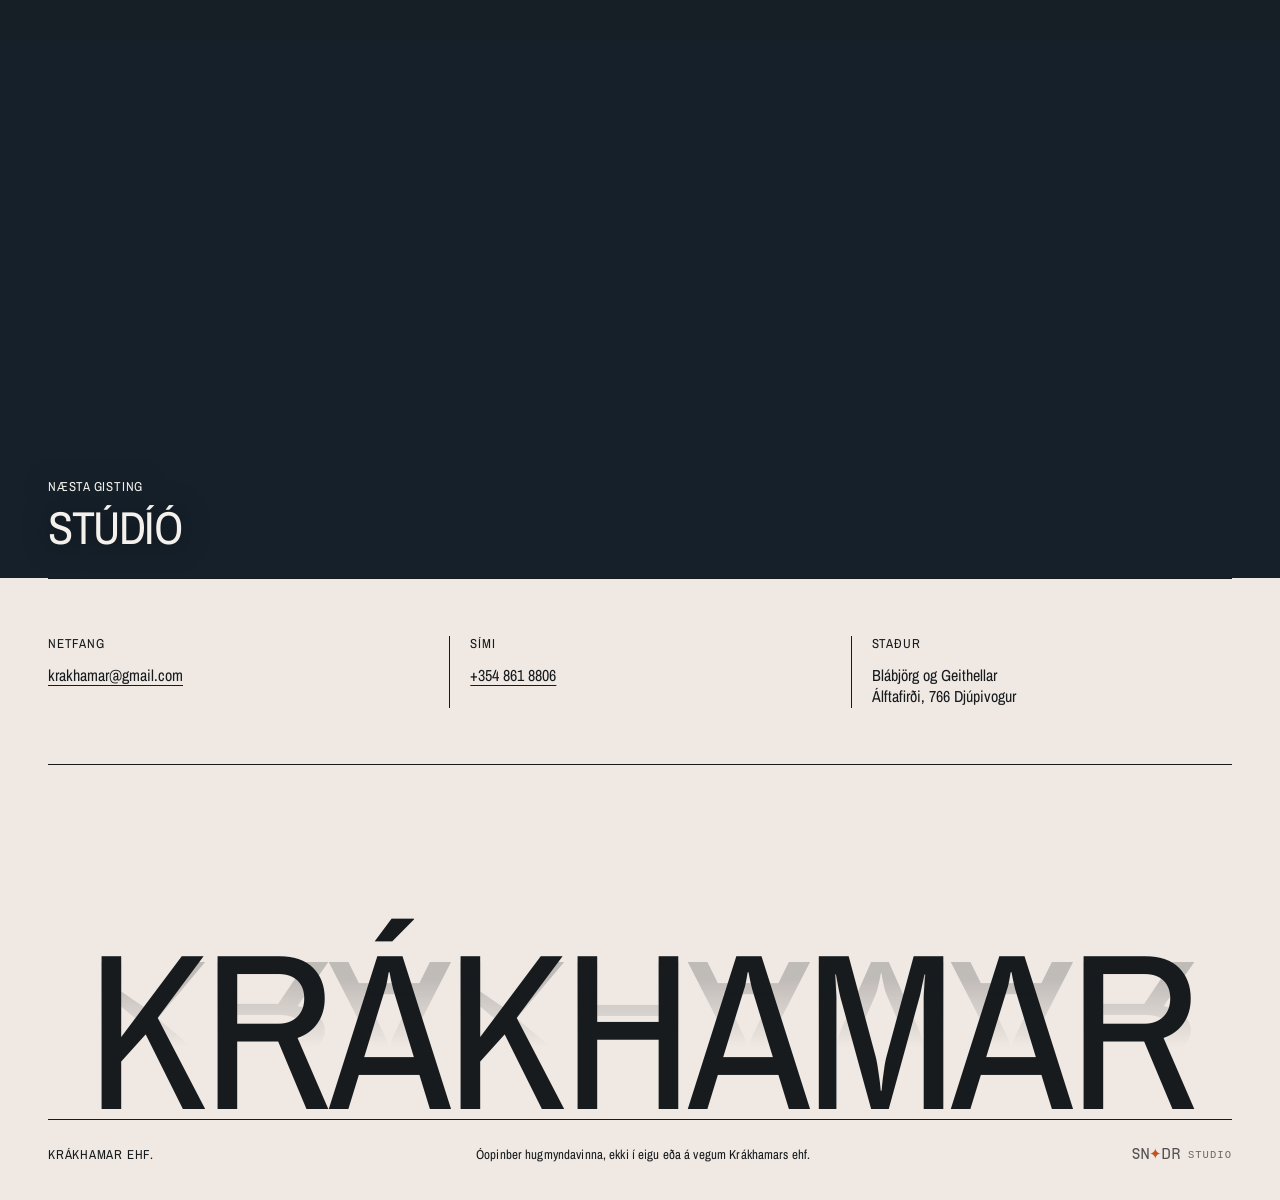
<file: is/husid/index.html>
<!doctype html>
<html lang="is" data-r="../../" data-page="villa">
<head>
<meta charset="utf-8">
<meta name="viewport" content="width=device-width, initial-scale=1, viewport-fit=cover">
<meta name="robots" content="noindex, nofollow">
<title>Geithellar, hús fyrir sex í Álftafirði á Austurlandi</title>
<meta name="description" content="109 m² hús með þremur svefnherbergjum og glervegg, undir fjallinu í Álftafirði. Gestir gefa 9,7. Bókaðu beint hjá gestgjöfunum.">
<meta name="theme-color" content="#16202A">
<link rel="alternate" hreflang="en" href="https://sindrimar02.github.io/krakhamar-preview/villa/"><link rel="alternate" hreflang="is" href="https://sindrimar02.github.io/krakhamar-preview/is/husid/">
<!-- Design preview by SNDR Studio for Krákhamar ehf. Photographs are the property's own, from its public listings. -->
<script>try{if(sessionStorage.getItem('kh-wipe')&&!matchMedia('(prefers-reduced-motion: reduce)').matches){document.documentElement.classList.add('kh-in');setTimeout(function(){document.documentElement.classList.remove('kh-in')},3000)}sessionStorage.removeItem('kh-wipe')}catch(e){}</script>
<script src="../../assets/vendor/focus-guard.js"></script>
<link rel="preload" href="../../assets/fonts/ArchivoNarrow-Regular.woff2" as="font" type="font/woff2" crossorigin>
<link rel="preload" href="../../assets/img/glass-gh.webp" as="image">
<link rel="stylesheet" href="../../assets/vendor/focus-guard.css">
<link rel="stylesheet" href="../../css/badge.css">
<link rel="stylesheet" href="../../css/site.css">
<link rel="icon" href="../../assets/img/favicon-32.png" type="image/png" sizes="32x32">
<link rel="icon" href="../../assets/img/favicon.svg" type="image/svg+xml">
<link rel="apple-touch-icon" href="../../assets/img/apple-touch-icon.png">
<script type="application/ld+json">{"@context":"https://schema.org","@type":"VacationRental","name":"Geithellar","description":"109 m² villa, three bedrooms, six guests","containsPlace":{"@type":"Accommodation","numberOfBedrooms":3,"occupancy":{"@type":"QuantitativeValue","value":6},"floorSize":{"@type":"QuantitativeValue","value":109,"unitCode":"MTK"}},"url":"https://sindrimar02.github.io/krakhamar-preview/is/husid/","inLanguage":"is"}</script>
</head>
<body>
<a class="skip" href="#main">Beint í efnið</a>
<div class="wipe" id="wipe" aria-hidden="true"><i></i><i></i><i></i><i></i><i></i><i></i><i></i><i></i><i></i><i></i><i></i><i></i><i></i><i></i></div>
<div class="progress" id="progress" aria-hidden="true"></div>
<header class="hdr" id="hdr">
  <div class="hdr-shell">
    <nav class="hdr-links" aria-label="Aðalvalmynd"><a href="../../is/#stays">Gisting</a><a href="#book">Dagsetningar</a><a href="#contact">Hafa samband</a></nav>
    <a class="hdr-brand" href="../../is/" aria-label="Krákhamar, forsíða">
      <span class="hdr-name" translate="no">Krákhamar</span>
      <span class="hdr-place">Álftafjörður · Austurland</span>
    </a>
    <div class="hdr-act">
      <span class="hdr-chip" id="chip" hidden></span>
      <a class="lang" href="../../villa/" hreflang="en" lang="en" aria-label="English">EN</a>
      <a class="btn btn--sm" href="#book">Bóka beint</a>
      <button class="burger" id="burger" type="button" aria-label="Opna valmynd" aria-expanded="false" aria-controls="menu"><i></i><i></i></button>
    </div>
  </div>
</header>
<div class="menu" id="menu" tabindex="-1" hidden aria-label="Valmynd" role="dialog" aria-modal="true">
  <nav aria-label="Valmynd"><a href="../../is/#stays">Gisting</a><a href="#book">Dagsetningar</a><a href="#contact">Hafa samband</a></nav>
  <p class="meta menu-foot"><span>krakhamar@gmail.com<br>+354 861 8806</span><a class="menu-lang" href="../../villa/" hreflang="en" lang="en">English</a></p>
</div>
<main id="main">
<section class="rm" id="top">
  <div class="rm-gal" data-gal>
    <div class="rm-frame"><img src="../../assets/img/glass-gh.webp" alt="Eldhús og stofa á Geithellum, gler á alla vegu og timburloft" fetchpriority="high" class="is-on"><img src="../../assets/img/door-gh.webp" alt="Geithellar undir snjóröndóttum tindum" loading="lazy"><img src="../../assets/img/p-g-out.webp" alt="Fjörðurinn og fjöllin frá húsinu" loading="lazy"></div>
    <div class="rm-ctl"><span class="rm-count" aria-live="polite"><b data-n>1</b>/3</span><button type="button" class="rm-btn" data-prev aria-label="Fyrri mynd"><i class="chev chev--l"></i></button><button type="button" class="rm-btn" data-next aria-label="Næsta mynd"><i class="chev chev--r"></i></button></div>
  </div>
  <div class="rm-info">
    <p class="meta">Geithellar · eitt hús</p>
    <h1 class="rm-name">Húsið</h1>
    <p class="rm-text">Geithellar er langt og lágt hús undir fjallinu. Eldhús og stofa standa innan við gler frá gólfi til lofts, og fjörðurinn fyllir það.</p>
    <ul class="dash"><li>Þrjú svefnherbergi</li><li>Hátt timburloft og gler frá gólfi og upp</li><li>Ókeypis einkastæði við húsið</li></ul>
  </div>
  <div class="rm-bar"><dl><div><dt class="meta">Stærð</dt><dd>109 m²</dd></div><div><dt class="meta">Svefnpláss</dt><dd>Sex gestir</dd></div><div><dt class="meta">Einkunn gesta</dt><dd>9,7</dd></div><div><dt class="meta">Booking.com frá</dt><dd>US$1.099 nóttin í júlí</dd></div></dl><a class="btn " href="#book" data-unit="villa">Skoða dagsetningar</a></div>
</section>
<section class="feat feat--flip tint">
  <figure class="feat-img" data-rise><img src="../../assets/img/p-g-kitchen.webp" alt="Eldhúseyja og stofa" loading="lazy"></figure>
  <div class="feat-t"><p class="meta">Húsið</p><h2 class="feat-h">Eldhús og stofa</h2><p>Fullbúið eldhús og löng eyja undir háu lofti, opið inn í stofuna.</p></div>
</section>
<section class="feat">
  <figure class="feat-img" data-rise><img src="../../assets/img/gh-lounge.webp" alt="Tveir hægindastólar við arininn" loading="lazy"></figure>
  <div class="feat-t"><p class="meta">Húsið</p><h2 class="feat-h">Við arininn</h2><p>Tveir hægindastólar, arinn og glerveggurinn.</p></div>
</section>
<section class="feat feat--flip tint">
  <figure class="feat-img" data-rise><img src="../../assets/img/p-g-bed.webp" alt="Svefnherbergi með tvíbreiðu rúmi" loading="lazy"></figure>
  <div class="feat-t"><p class="meta">Húsið</p><h2 class="feat-h">Þrjú svefnherbergi</h2><p>Þrjú svefnherbergi fyrir sex gesti. Einn þeirra skrifaði einfaldlega: <span lang="en">“The beds are very comfortable.”</span></p></div>
</section>
<section class="feat">
  <figure class="feat-img" data-rise><img src="../../assets/img/p-g-bath.webp" alt="Baðherbergið" loading="lazy"></figure>
  <div class="feat-t"><p class="meta">Húsið</p><h2 class="feat-h">Bað og þvottur</h2><p>Eitt baðherbergi með sturtu. Þvottavél og þurrkari í eigin skáp.</p></div>
</section>
<section class="show tint" data-show>
  <div class="show-frame"><img src="../../assets/img/p-g-summer.webp" alt="Geithellar að sumri, undir fjallinu" loading="lazy" class="is-on"><img src="../../assets/img/p-g-snow.webp" alt="Geithellar með snjó í fjallinu" loading="lazy"><img src="../../assets/img/p-g-far.webp" alt="Húsið úr fjarska yfir opið land" loading="lazy"></div>
  <div class="show-foot"><h2 class="show-h">Húsið í gegnum árið</h2><div class="seg seg--line seg--ink" role="radiogroup" aria-label="Húsið í gegnum árið"><span class="seg-pill" aria-hidden="true"></span><button type="button" role="radio" data-v="0">Sumar</button><button type="button" role="radio" data-v="1">Snjór</button><button type="button" role="radio" data-v="2">Úr fjarska</button></div></div>
</section>
<section class="rows"><h2 class="rows-h">Gott að vita</h2><dl class="spec spec--2"><div><dt class="meta">Koma</dt><dd>16:00 til 22:00, láttu gestgjafana vita hvenær</dd></div><div><dt class="meta">Brottför</dt><dd>8:00 til 11:00</dd></div><div><dt class="meta">Börn</dt><dd>Öll börn velkomin</dd></div><div><dt class="meta">Barnarúm og aukarúm</dt><dd>Ekki í boði</dd></div><div><dt class="meta">Gæludýr</dt><dd>Ekki leyfð</dd></div><div><dt class="meta">Reykingar og veislur</dt><dd>Ekki leyfðar</dd></div><div><dt class="meta">Í húsinu</dt><dd>Frítt net, loftkæling, þvottavél, hárþurrka</dd></div><div><dt class="meta">Bílastæði</dt><dd>Ókeypis einkastæði við húsið</dd></div></dl></section>
<section class="guests" id="guests"><p class="meta">9,7 á Booking.com í 58 umsögnum</p><blockquote class="q q-big" lang="en"><p data-words>Best place I’ve ever stayed in Iceland. Like someone’s luxury home and great value for money compared to other places.</p><cite class="meta">Tania, Ástralía</cite></blockquote><div class="q-row"><blockquote class="q " lang="en"><p>High ceiling kitchen and living room with open view. Super clean. The beds are very comfortable.</p><cite class="meta">Xiao, Bandaríkin</cite></blockquote><blockquote class="q " lang="en"><p>Our favorite property on our trip to Iceland! It was spotless, beautiful view, had everything we needed and more, and the hosts were very responsive.</p><cite class="meta">Liana, Bandaríkin</cite></blockquote><blockquote class="q " lang="en"><p>The host was also incredibly kind, we got locked out momentarily, and the host drove over and let us back in.</p><cite class="meta">Ali, Bandaríkin</cite></blockquote></div></section>
<section class="book" id="book" data-units="villa">
  <div class="book-l">
    <p class="meta">Bókaðu beint hjá gestgjöfunum</p>
    <h2 class="book-h">Veldu dagsetningar</h2>
    <div class="book-row"><span class="meta" id="bkWho">Gestir</span><div class="seg seg--tray seg--dark" id="party" role="radiogroup" aria-labelledby="bkWho"><span class="seg-pill" aria-hidden="true"></span><button type="button" role="radio" data-v="2">2</button><button type="button" role="radio" data-v="4">4</button><button type="button" role="radio" data-v="6">6</button></div></div>
    <div class="book-row" hidden><span class="meta" id="bkStay">Gisting</span><div class="seg seg--tray seg--dark" id="unit" role="radiogroup" aria-labelledby="bkStay"><span class="seg-pill" aria-hidden="true"></span><button type="button" role="radio" data-v="villa">Húsið</button></div></div>
    <div class="cal" id="cal"></div>
  </div>
  <aside class="read" id="read" aria-live="polite">
    <div class="read-sky"><img id="readSky" src="../../assets/img/pearl-s.webp" alt=""><span class="meta" id="readScene"></span></div>
    <h3 id="readName"></h3>
    <p class="read-sub" id="readSub"></p>
    <dl class="read-dl" id="readDl" hidden>
      <div><dt class="meta">Birta</dt><dd id="rDay"></dd></div>
      <div><dt class="meta">Sól</dt><dd id="rSun"></dd></div>
      <div><dt class="meta">Myrkur</dt><dd id="rDark"></dd></div>
      <div><dt class="meta">Tungl</dt><dd id="rMoon"></dd></div>
      <div><dt class="meta">Booking.com í dag</dt><dd id="rPrice"></dd></div>
    </dl>
    <form id="req" class="req" hidden novalidate>
      <label><span class="meta">Nafn</span><input name="name" autocomplete="name" required></label>
      <label><span class="meta">Netfang</span><input name="email" type="email" autocomplete="email" spellcheck="false" required></label>
      <p class="req-err" id="reqErr" role="alert"></p>
    </form>
    <button class="go" id="go" type="button" disabled><span id="goT"></span></button>
    <p class="meta read-foot" id="readFoot">Greitt með korti í gegnum Teya. Bókunin fer beint til gestgjafanna.</p>
  </aside>
</section>
<a class="next" href="../../is/studio/">
  <div class="next-photo" data-slats><img src="../../assets/img/p-k-dusk.webp" alt="Timburhús upplýst að innan undir rauðum himni" loading="lazy"></div>
  <div class="next-ui"><span class="meta">Næsta gisting</span><span class="next-name">Stúdíó</span></div>
</a>
</main>
<footer class="ft" id="contact">
  <div class="ft-grid">
    <div><p class="meta">Netfang</p><a href="mailto:krakhamar@gmail.com">krakhamar@gmail.com</a></div>
    <div><p class="meta">Sími</p><a href="tel:+3548618806">+354 861 8806</a></div>
    <div><p class="meta">Staður</p><p>Blábjörg og Geithellar<br>Álftafirði, 766 Djúpivogur</p></div>
  </div>
  <div class="ft-mark" aria-hidden="true"><span>KRÁKHAMAR</span><span class="r">KRÁKHAMAR</span></div>
  <div class="ft-base meta"><span>Krákhamar ehf.</span><span class="ft-note">Óopinber hugmyndavinna, ekki í eigu eða á vegum Krákhamars ehf.</span><a class="sndr-badge" href="https://sndrstudio.is" target="_blank" rel="noreferrer"
  aria-label="Hannað af SNDR Studio" data-logotype
  style="--sndr-ink:rgba(23,23,23,0.72);--sndr-ember:#C4531B">
  <span class="sndr-badge-mark">SN<span class="sndr-badge-star">✦</span>DR</span>
  <span class="sndr-badge-studio">STUDIO</span>
</a></div>
</footer>
<script src="../../assets/vendor/gsap.min.js"></script>
<script src="../../assets/vendor/ScrollTrigger.min.js"></script>
<script src="../../assets/vendor/lenis.min.js"></script>
<script src="../../assets/vendor/staypicker.js"></script>
<script src="../../js/site.js"></script>
</body>
</html>
</file>
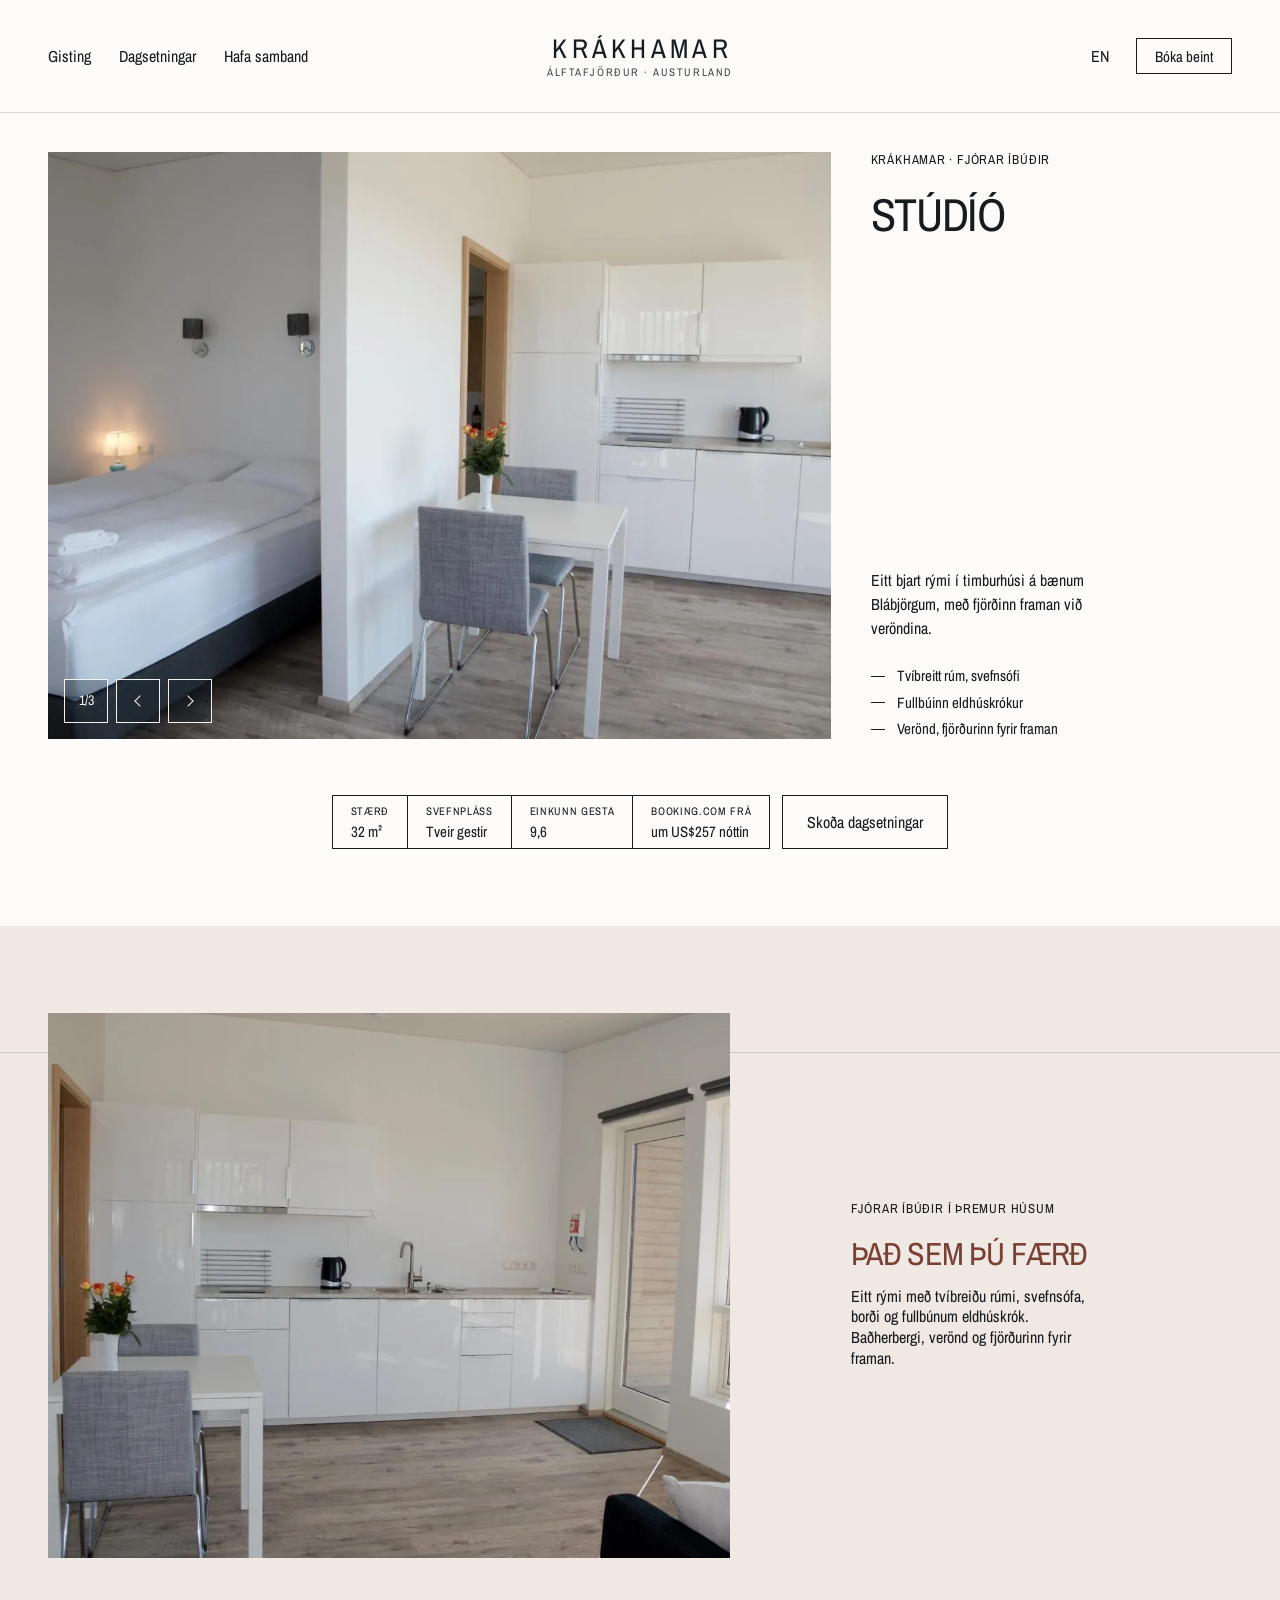
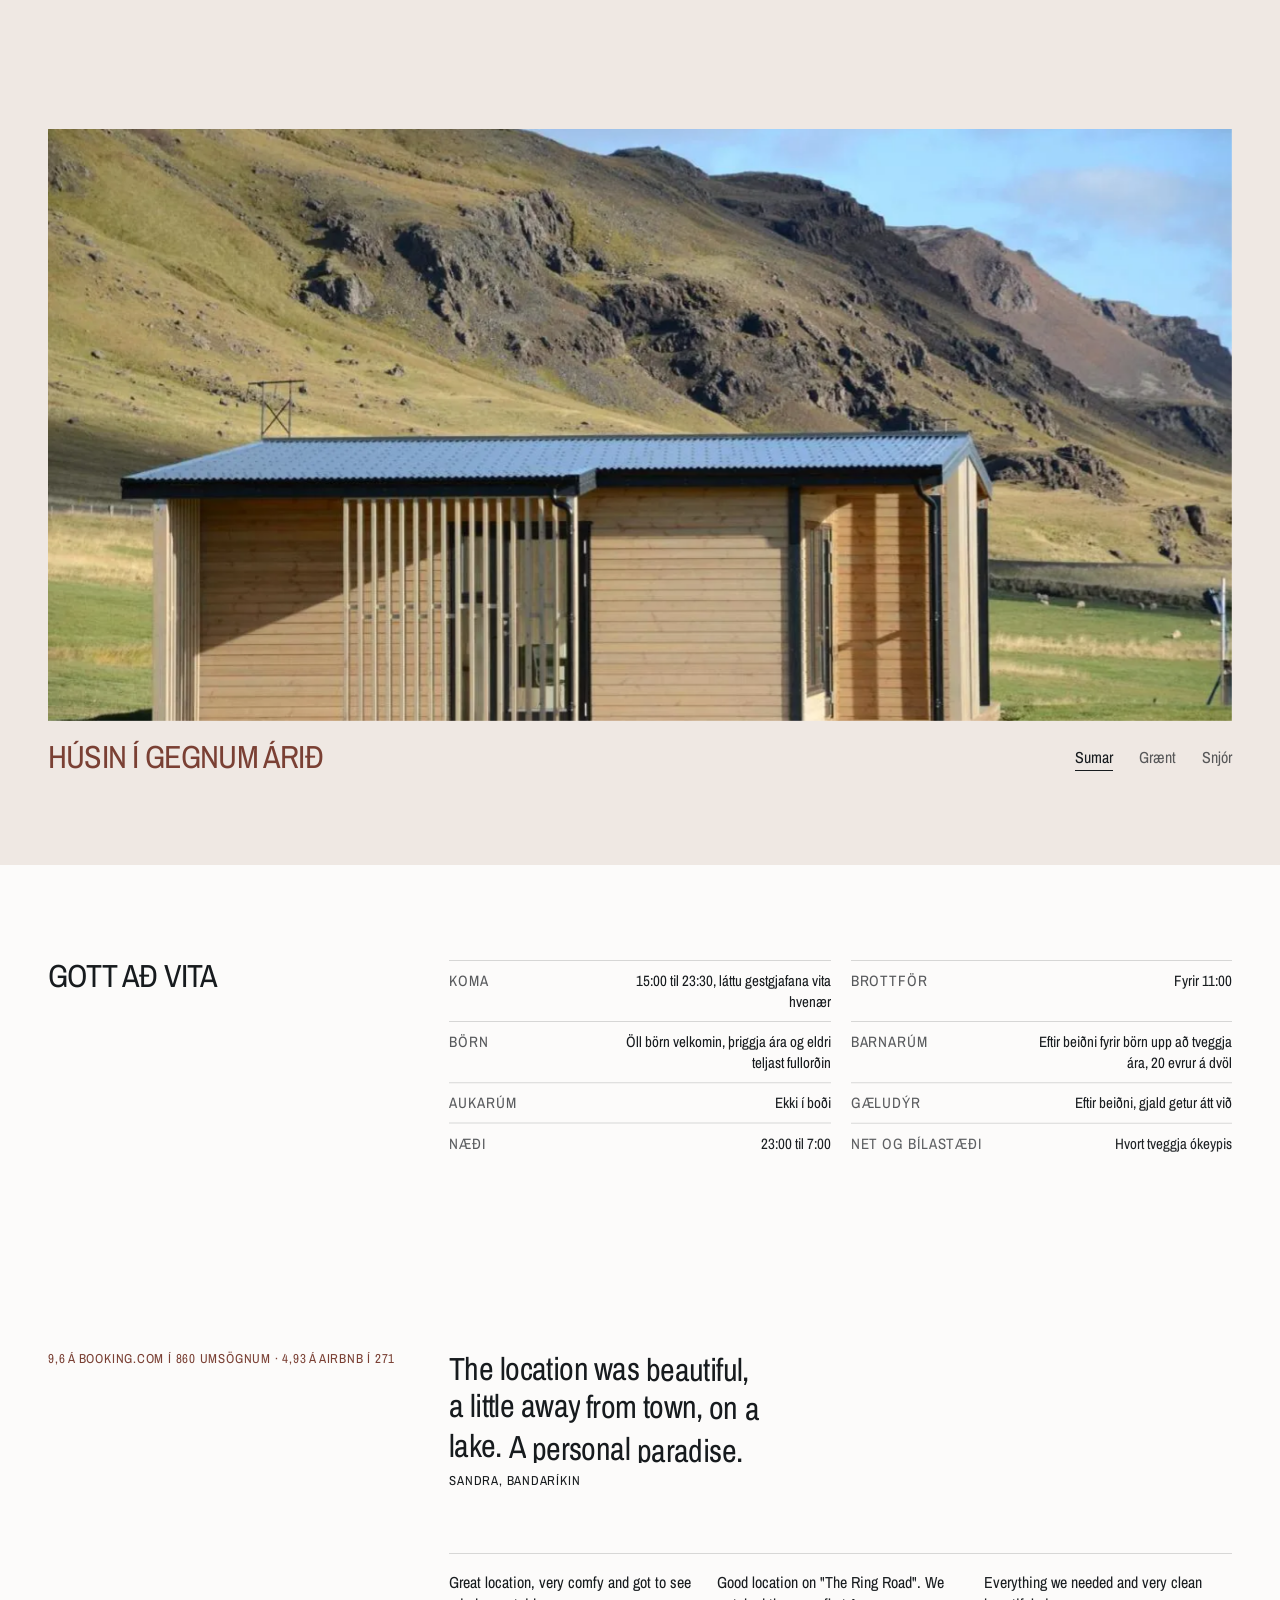
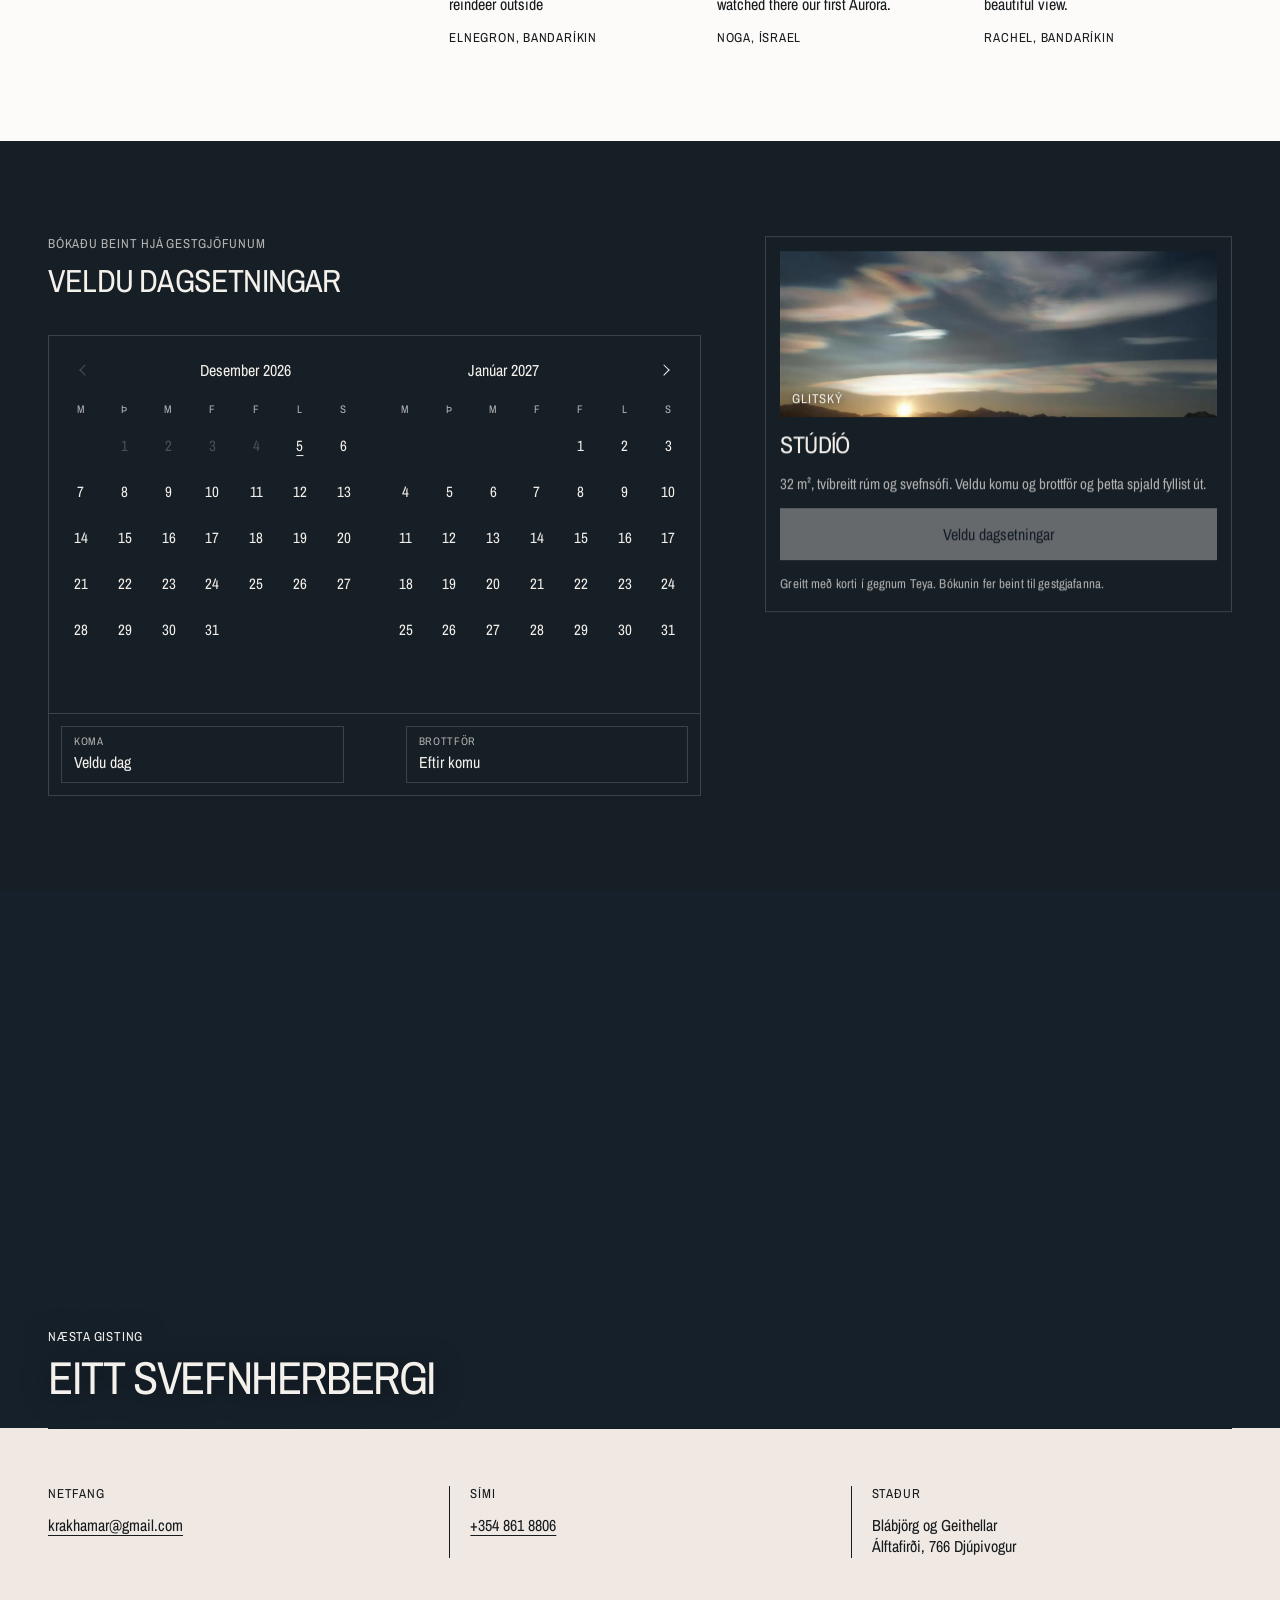
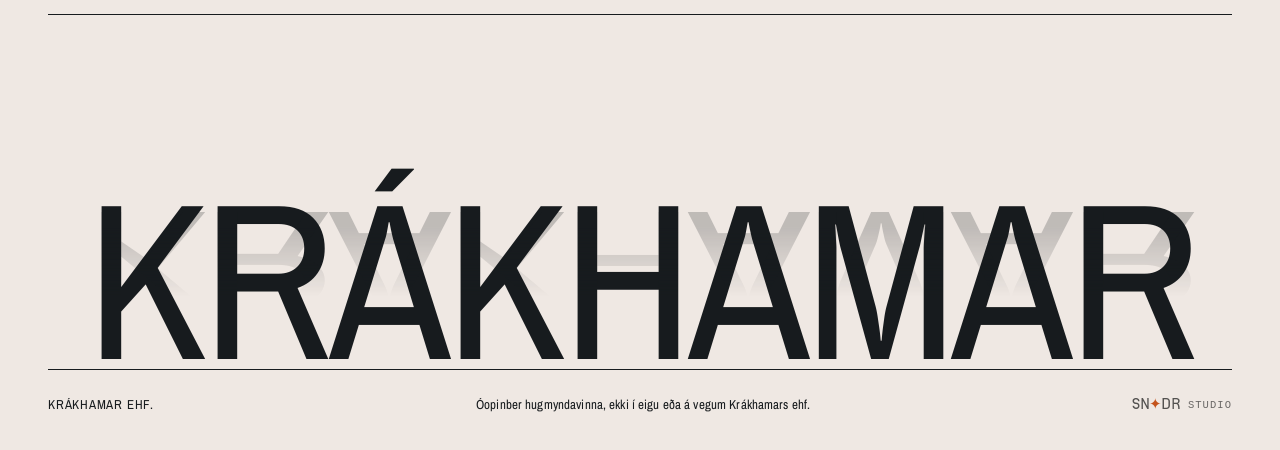
<file: is/studio/index.html>
<!doctype html>
<html lang="is" data-r="../../" data-page="studio">
<head>
<meta charset="utf-8">
<meta name="viewport" content="width=device-width, initial-scale=1, viewport-fit=cover">
<meta name="robots" content="noindex, nofollow">
<title>Stúdíóíbúð á Krákhamri í Álftafirði</title>
<meta name="description" content="32 m² stúdíóíbúð fyrir tvo með eldhúskrók og verönd í Álftafirði, 22 km sunnan við Djúpavog. Gestir gefa 9,6. Bókaðu beint.">
<meta name="theme-color" content="#16202A">
<link rel="alternate" hreflang="en" href="https://sindrimar02.github.io/krakhamar-preview/studio/"><link rel="alternate" hreflang="is" href="https://sindrimar02.github.io/krakhamar-preview/is/studio/">
<!-- Design preview by SNDR Studio for Krákhamar ehf. Photographs are the property's own, from its public listings. -->
<script>try{if(sessionStorage.getItem('kh-wipe')&&!matchMedia('(prefers-reduced-motion: reduce)').matches){document.documentElement.classList.add('kh-in');setTimeout(function(){document.documentElement.classList.remove('kh-in')},3000)}sessionStorage.removeItem('kh-wipe')}catch(e){}</script>
<script src="../../assets/vendor/focus-guard.js"></script>
<link rel="preload" href="../../assets/fonts/ArchivoNarrow-Regular.woff2" as="font" type="font/woff2" crossorigin>
<link rel="preload" href="../../assets/img/p-s-1.webp" as="image">
<link rel="stylesheet" href="../../assets/vendor/focus-guard.css">
<link rel="stylesheet" href="../../css/badge.css">
<link rel="stylesheet" href="../../css/site.css">
<link rel="icon" href="../../assets/img/favicon-32.png" type="image/png" sizes="32x32">
<link rel="icon" href="../../assets/img/favicon.svg" type="image/svg+xml">
<link rel="apple-touch-icon" href="../../assets/img/apple-touch-icon.png">
<script type="application/ld+json">{"@context":"https://schema.org","@type":"Apartment","name":"Krákhamar studio","floorSize":{"@type":"QuantitativeValue","value":32,"unitCode":"MTK"},"occupancy":{"@type":"QuantitativeValue","value":2},"url":"https://sindrimar02.github.io/krakhamar-preview/is/studio/","inLanguage":"is"}</script>
</head>
<body>
<a class="skip" href="#main">Beint í efnið</a>
<div class="wipe" id="wipe" aria-hidden="true"><i></i><i></i><i></i><i></i><i></i><i></i><i></i><i></i><i></i><i></i><i></i><i></i><i></i><i></i></div>
<div class="progress" id="progress" aria-hidden="true"></div>
<header class="hdr" id="hdr">
  <div class="hdr-shell">
    <nav class="hdr-links" aria-label="Aðalvalmynd"><a href="../../is/#stays">Gisting</a><a href="#book">Dagsetningar</a><a href="#contact">Hafa samband</a></nav>
    <a class="hdr-brand" href="../../is/" aria-label="Krákhamar, forsíða">
      <span class="hdr-name" translate="no">Krákhamar</span>
      <span class="hdr-place">Álftafjörður · Austurland</span>
    </a>
    <div class="hdr-act">
      <span class="hdr-chip" id="chip" hidden></span>
      <a class="lang" href="../../studio/" hreflang="en" lang="en" aria-label="English">EN</a>
      <a class="btn btn--sm" href="#book">Bóka beint</a>
      <button class="burger" id="burger" type="button" aria-label="Opna valmynd" aria-expanded="false" aria-controls="menu"><i></i><i></i></button>
    </div>
  </div>
</header>
<div class="menu" id="menu" tabindex="-1" hidden aria-label="Valmynd" role="dialog" aria-modal="true">
  <nav aria-label="Valmynd"><a href="../../is/#stays">Gisting</a><a href="#book">Dagsetningar</a><a href="#contact">Hafa samband</a></nav>
  <p class="meta menu-foot"><span>krakhamar@gmail.com<br>+354 861 8806</span><a class="menu-lang" href="../../studio/" hreflang="en" lang="en">English</a></p>
</div>
<main id="main">
<section class="rm" id="top">
  <div class="rm-gal" data-gal>
    <div class="rm-frame"><img src="../../assets/img/p-s-1.webp" alt="Stúdíóíbúð með rúmi, borði og hvítum eldhúskrók" fetchpriority="high" class="is-on"><img src="../../assets/img/p-s-2.webp" alt="Eldhúskrókur og borð í stúdíóíbúð" loading="lazy"><img src="../../assets/img/p-k-dusk.webp" alt="Timburhús upplýst að innan undir rauðum himni" loading="lazy"></div>
    <div class="rm-ctl"><span class="rm-count" aria-live="polite"><b data-n>1</b>/3</span><button type="button" class="rm-btn" data-prev aria-label="Fyrri mynd"><i class="chev chev--l"></i></button><button type="button" class="rm-btn" data-next aria-label="Næsta mynd"><i class="chev chev--r"></i></button></div>
  </div>
  <div class="rm-info">
    <p class="meta">Krákhamar · fjórar íbúðir</p>
    <h1 class="rm-name">Stúdíó</h1>
    <p class="rm-text">Eitt bjart rými í timburhúsi á bænum Blábjörgum, með fjörðinn framan við veröndina.</p>
    <ul class="dash"><li>Tvíbreitt rúm, svefnsófi</li><li>Fullbúinn eldhúskrókur</li><li>Verönd, fjörðurinn fyrir framan</li></ul>
  </div>
  <div class="rm-bar"><dl><div><dt class="meta">Stærð</dt><dd>32 m²</dd></div><div><dt class="meta">Svefnpláss</dt><dd>Tveir gestir</dd></div><div><dt class="meta">Einkunn gesta</dt><dd>9,6</dd></div><div><dt class="meta">Booking.com frá</dt><dd>um US$257 nóttin</dd></div></dl><a class="btn " href="#book" data-unit="studio">Skoða dagsetningar</a></div>
</section>
<section class="feat feat--flip tint">
  <figure class="feat-img" data-rise><img src="../../assets/img/p-s-2.webp" alt="Eldhúskrókur og borð í stúdíóíbúð" loading="lazy"></figure>
  <div class="feat-t"><p class="meta">Fjórar íbúðir í þremur húsum</p><h2 class="feat-h">Það sem þú færð</h2><p>Eitt rými með tvíbreiðu rúmi, svefnsófa, borði og fullbúnum eldhúskrók. Baðherbergi, verönd og fjörðurinn fyrir framan.</p></div>
</section>
<section class="show tint" data-show>
  <div class="show-frame"><img src="../../assets/img/p-k-day.webp" alt="Timburhús að sumri undir grænu fjalli" loading="lazy" class="is-on"><img src="../../assets/img/p-k-row.webp" alt="Timburhúsin þrjú í röð undir fjallinu" loading="lazy"><img src="../../assets/img/p-k-snow.webp" alt="Húsin í djúpum snjó við ljósaskipti" loading="lazy"></div>
  <div class="show-foot"><h2 class="show-h">Húsin í gegnum árið</h2><div class="seg seg--line seg--ink" role="radiogroup" aria-label="Húsin í gegnum árið"><span class="seg-pill" aria-hidden="true"></span><button type="button" role="radio" data-v="0">Sumar</button><button type="button" role="radio" data-v="1">Grænt</button><button type="button" role="radio" data-v="2">Snjór</button></div></div>
</section>
<section class="rows"><h2 class="rows-h">Gott að vita</h2><dl class="spec spec--2"><div><dt class="meta">Koma</dt><dd>15:00 til 23:30, láttu gestgjafana vita hvenær</dd></div><div><dt class="meta">Brottför</dt><dd>Fyrir 11:00</dd></div><div><dt class="meta">Börn</dt><dd>Öll börn velkomin, þriggja ára og eldri teljast fullorðin</dd></div><div><dt class="meta">Barnarúm</dt><dd>Eftir beiðni fyrir börn upp að tveggja ára, 20 evrur á dvöl</dd></div><div><dt class="meta">Aukarúm</dt><dd>Ekki í boði</dd></div><div><dt class="meta">Gæludýr</dt><dd>Eftir beiðni, gjald getur átt við</dd></div><div><dt class="meta">Næði</dt><dd>23:00 til 7:00</dd></div><div><dt class="meta">Net og bílastæði</dt><dd>Hvort tveggja ókeypis</dd></div></dl></section>
<section class="guests" id="guests"><p class="meta">9,6 á Booking.com í 860 umsögnum · 4,93 á Airbnb í 271</p><blockquote class="q q-big" lang="en"><p data-words>The location was beautiful, a little away from town, on a lake. A personal paradise.</p><cite class="meta">Sandra, Bandaríkin</cite></blockquote><div class="q-row"><blockquote class="q " lang="en"><p>Great location, very comfy and got to see reindeer outside</p><cite class="meta">Elnegron, Bandaríkin</cite></blockquote><blockquote class="q " lang="en"><p>Good location on "The Ring Road". We watched there our first Aurora.</p><cite class="meta">Noga, Ísrael</cite></blockquote><blockquote class="q " lang="en"><p>Everything we needed and very clean beautiful view.</p><cite class="meta">Rachel, Bandaríkin</cite></blockquote></div></section>
<section class="book" id="book" data-units="studio">
  <div class="book-l">
    <p class="meta">Bókaðu beint hjá gestgjöfunum</p>
    <h2 class="book-h">Veldu dagsetningar</h2>
    <div class="book-row" hidden><span class="meta" id="bkWho">Gestir</span><div class="seg seg--tray seg--dark" id="party" role="radiogroup" aria-labelledby="bkWho"><span class="seg-pill" aria-hidden="true"></span><button type="button" role="radio" data-v="2">2</button></div></div>
    <div class="book-row" hidden><span class="meta" id="bkStay">Gisting</span><div class="seg seg--tray seg--dark" id="unit" role="radiogroup" aria-labelledby="bkStay"><span class="seg-pill" aria-hidden="true"></span><button type="button" role="radio" data-v="studio">Stúdíó</button></div></div>
    <div class="cal" id="cal"></div>
  </div>
  <aside class="read" id="read" aria-live="polite">
    <div class="read-sky"><img id="readSky" src="../../assets/img/pearl-s.webp" alt=""><span class="meta" id="readScene"></span></div>
    <h3 id="readName"></h3>
    <p class="read-sub" id="readSub"></p>
    <dl class="read-dl" id="readDl" hidden>
      <div><dt class="meta">Birta</dt><dd id="rDay"></dd></div>
      <div><dt class="meta">Sól</dt><dd id="rSun"></dd></div>
      <div><dt class="meta">Myrkur</dt><dd id="rDark"></dd></div>
      <div><dt class="meta">Tungl</dt><dd id="rMoon"></dd></div>
      <div><dt class="meta">Booking.com í dag</dt><dd id="rPrice"></dd></div>
    </dl>
    <form id="req" class="req" hidden novalidate>
      <label><span class="meta">Nafn</span><input name="name" autocomplete="name" required></label>
      <label><span class="meta">Netfang</span><input name="email" type="email" autocomplete="email" spellcheck="false" required></label>
      <p class="req-err" id="reqErr" role="alert"></p>
    </form>
    <button class="go" id="go" type="button" disabled><span id="goT"></span></button>
    <p class="meta read-foot" id="readFoot">Greitt með korti í gegnum Teya. Bókunin fer beint til gestgjafanna.</p>
  </aside>
</section>
<a class="next" href="../../is/eitt-svefnherbergi/">
  <div class="next-photo" data-slats><img src="../../assets/img/door-kh.webp" alt="Timburrimlar á Krákhamri í rökkri" loading="lazy"></div>
  <div class="next-ui"><span class="meta">Næsta gisting</span><span class="next-name">Eitt svefnherbergi</span></div>
</a>
</main>
<footer class="ft" id="contact">
  <div class="ft-grid">
    <div><p class="meta">Netfang</p><a href="mailto:krakhamar@gmail.com">krakhamar@gmail.com</a></div>
    <div><p class="meta">Sími</p><a href="tel:+3548618806">+354 861 8806</a></div>
    <div><p class="meta">Staður</p><p>Blábjörg og Geithellar<br>Álftafirði, 766 Djúpivogur</p></div>
  </div>
  <div class="ft-mark" aria-hidden="true"><span>KRÁKHAMAR</span><span class="r">KRÁKHAMAR</span></div>
  <div class="ft-base meta"><span>Krákhamar ehf.</span><span class="ft-note">Óopinber hugmyndavinna, ekki í eigu eða á vegum Krákhamars ehf.</span><a class="sndr-badge" href="https://sndrstudio.is" target="_blank" rel="noreferrer"
  aria-label="Hannað af SNDR Studio" data-logotype
  style="--sndr-ink:rgba(23,23,23,0.72);--sndr-ember:#C4531B">
  <span class="sndr-badge-mark">SN<span class="sndr-badge-star">✦</span>DR</span>
  <span class="sndr-badge-studio">STUDIO</span>
</a></div>
</footer>
<script src="../../assets/vendor/gsap.min.js"></script>
<script src="../../assets/vendor/ScrollTrigger.min.js"></script>
<script src="../../assets/vendor/lenis.min.js"></script>
<script src="../../assets/vendor/staypicker.js"></script>
<script src="../../js/site.js"></script>
</body>
</html>
</file>
<file: assets/vendor/focus-guard.css>
/* focus-guard.css: pairs with focus-guard.js. No ring after a tap or a click; every ring for the keyboard.
   Text fields keep theirs (the user is typing there whatever opened it). */
html[data-input="pointer"] :focus-visible:not(input):not(textarea):not(select):not([contenteditable="true"]) { outline: none; }
/* a focus target that is only a container (a menu panel, a dialog, a drawer): never ring it */
[tabindex="-1"]:focus { outline: none; }
</file>
<file: css/badge.css>
@font-face{font-family:'ProjektBlackbirdIS';src:url('../assets/fonts/ProjektBlackbirdIS.otf') format('opentype');font-weight:400;font-style:normal;font-display:swap}
.sndr-badge{display:inline-flex;align-items:center;gap:0.5rem;min-height:44px;text-decoration:none}
.sndr-badge-mark{font-family:'ProjektBlackbirdIS',sans-serif;color:var(--sndr-ink);font-size:15px;letter-spacing:0.02em}
.sndr-badge-star{color:var(--sndr-ember)}
.sndr-badge-studio{font-family:'Geist Mono',ui-monospace,'SF Mono',Menlo,monospace;color:var(--sndr-ink);font-size:10.5px;letter-spacing:0.1em;opacity:0.85}
</file>
<file: css/site.css>
/* Krákhamar. System measured from storfjordhotel.com (04-platform/sndr-teardowns/teardowns/storfjord-2026-11-10/TEARDOWN.md):
   one condensed grotesk at regular weight, uppercase headings on a small scale, white and one warm tint, square outlined buttons, hairlines.
   Univers Condensed is licensed, so the face is Archivo Narrow (OFL). Colours are sampled from Krákhamar's own photographs. */
@font-face{font-family:"Archivo Narrow";src:url(../assets/fonts/ArchivoNarrow-Regular.woff2) format("woff2");font-weight:400;font-display:swap}
@font-face{font-family:"Archivo Narrow";src:url(../assets/fonts/ArchivoNarrow-Medium.woff2) format("woff2");font-weight:500;font-display:swap}

:root{
  --paper:#FCFBFA;--tint:#EFE8E3;--ink:#171B1E;--rust:#7A4034;--rose:#C4AA9F;--night:#16202A;
  --salt:#F4F1EC;--salt-7:rgba(244,241,236,.7);--hair:rgba(244,241,236,.18);
  --line:color-mix(in srgb,var(--ink) 16%,transparent);
  --stone:var(--tint);--stone-ink:var(--ink);--slate:var(--night);--sand:var(--tint);--spruce:var(--ink);
  --bk:#171F26;--acc:#D9C5BC;
  --f:"Archivo Narrow","Arial Narrow",Arial,sans-serif;
  --e:cubic-bezier(.16,1,.3,1);--e-ui:cubic-bezier(.4,0,.2,1);
  --pad:24px;--gap:20px;--gut:var(--pad);
}
@media (min-width:768px){:root{--pad:32px}}
@media (min-width:1024px){:root{--pad:48px}}
*{box-sizing:border-box;margin:0}
html{-webkit-text-size-adjust:100%;background:var(--night)}
html.lenis,html.lenis body{height:auto}
.lenis.lenis-stopped{overflow:hidden}
body{font:400 16px/1.4 var(--f);color:var(--ink);background:var(--night);-webkit-font-smoothing:antialiased;overflow-x:clip}
img{display:block;max-width:100%}
a{color:inherit;text-decoration:none}
a,button{touch-action:manipulation}
button{-webkit-appearance:none;appearance:none;border-radius:0;font:inherit;color:inherit;background:none;border:0;padding:0;margin:0;cursor:pointer;-webkit-tap-highlight-color:transparent}
[hidden]{display:none!important}
h1,h2,h3{font-weight:400}
:focus-visible{outline:2px solid currentColor;outline-offset:3px}
.meta{font:400 13px/1.3 var(--f);letter-spacing:.06em;text-transform:uppercase}
.acc{color:var(--rust)}
section[id],footer[id]{scroll-margin-top:0}
main{background:var(--paper)}

/* ---------- header: links left, name centred, actions right. Compacts over the first 100 px of scroll (Storfjord: padding 20 to 0, mark 1 to .75, linear) ---------- */
.progress{display:none}
.hdr{position:fixed;z-index:50;top:0;left:0;right:0;--hp:0;color:var(--salt);border-bottom:1px solid transparent;transition:background-color .3s ease,color .3s ease,border-color .3s ease,transform .3s ease}
.hdr-shell{display:grid;grid-template-columns:1fr auto 1fr;align-items:center;gap:24px;height:calc(72px + 40px*(1 - var(--hp)));padding:0 var(--pad)}
.hdr.is-solid{background:var(--paper);color:var(--ink);border-color:var(--line)}
.hdr.is-away{transform:translateY(-101%)}
.hdr-links{display:flex;gap:28px}
.hdr-links a{position:relative;font-size:16px;line-height:24px;white-space:nowrap;padding:10px 0}
.hdr-links a::after{content:"";position:absolute;left:0;right:0;bottom:8px;height:1px;background:currentColor;transform:scaleX(0);transform-origin:0 50%;transition:transform .3s var(--e-ui)}
.hdr-links a[aria-current]::after{transform:scaleX(1)}
@media (hover:hover){.hdr-links a:hover::after{transform:scaleX(1)}}
.hdr-brand{justify-self:center;display:grid;justify-items:center;gap:5px;text-align:center;white-space:nowrap;transform:scale(calc(1 - .25*var(--hp)));transition:opacity .5s var(--e-ui)}
.hdr-name{font:400 27px/1 var(--f);letter-spacing:.16em;text-transform:uppercase;margin-right:-.16em}
.hdr-place{font:400 11px/1 var(--f);letter-spacing:.14em;text-transform:uppercase;opacity:.8}
[data-page=home] .hdr:not(.is-floating) .hdr-brand{opacity:0}
.hdr-act{justify-self:end;display:flex;align-items:center;gap:14px}
.hdr-chip{font:400 13px/1 var(--f);letter-spacing:.04em;white-space:nowrap}
.lang{display:inline-grid;place-items:center;min-width:44px;height:44px;font:400 16px/1 var(--f)}
.burger{display:none}

/* ---------- buttons: square, one hairline, the fill arrives in .4s (Storfjord) ---------- */
.btn{display:inline-flex;align-items:center;justify-content:center;height:44px;padding:0 24px;border:1px solid currentColor;font:400 16px/1 var(--f);white-space:nowrap;transition:background-color .4s ease,color .4s ease,border-color .4s ease,transform .15s var(--e-ui)}
.btn--sm{height:36px;padding:0 18px;font-size:15px}
.btn:active{transform:scale(.98)}
.btn--on{background:var(--salt);border-color:var(--salt);color:var(--night)}
@media (hover:hover){
  .btn:hover{background:var(--ink);border-color:var(--ink);color:var(--paper)}
  .hdr:not(.is-solid) .btn:hover,.ph .btn:hover{background:var(--salt);border-color:var(--salt);color:var(--night)}
  .btn--on:hover,.hdr:not(.is-solid) .btn--on:hover{background:transparent;border-color:var(--salt);color:var(--salt)}
}
@media (pointer:coarse){.btn,.btn--sm{height:44px}}
.lnks{display:flex;flex-wrap:wrap;align-items:center;gap:8px 22px}
.lnk{position:relative;display:inline-block;padding:8px 0 6px;font-size:15px}
.lnk::after{content:"";position:absolute;left:0;right:0;bottom:3px;height:1px;background:currentColor;transform-origin:100% 50%;transition:transform .5s var(--e)}
@media (hover:hover){.lnk:hover::after{transform:scaleX(.35)}}
.skip{position:fixed;z-index:70;left:12px;top:-60px;background:var(--salt);color:var(--night);padding:10px 16px}
.skip:focus{top:12px}

/* ---------- hero: the name stands on the waterline and mirrors in the fjord ---------- */
.hero{position:relative;height:100lvh}
.stage{position:relative;height:100lvh;overflow:hidden;background:var(--night);color:var(--salt)}
.poster{position:absolute;inset:0;width:100%;height:100%;max-width:none;object-fit:cover;object-position:50% 80%}
.gl-sized .poster{inset:auto;object-fit:fill}
#water{position:absolute;inset:0;width:100%;height:100%;opacity:0}
.gl #water{opacity:1}
.stage-ui{position:absolute;left:0;right:0;top:0;height:100svh}
.wm{position:absolute;left:0;right:0;bottom:20%;text-align:center;text-shadow:0 2px 28px rgba(14,21,26,.45);font:400 min(13.3vw,30svh)/.8 var(--f);letter-spacing:-.025em;text-transform:uppercase}
@media (max-aspect-ratio:9/10){.wm{font-size:min(18.1vw,30svh)}}
.gl .wm{clip-path:inset(50%);white-space:nowrap}
.foot{position:absolute;left:var(--pad);right:var(--pad);bottom:max(30px,env(safe-area-inset-bottom));display:flex;justify-content:space-between;align-items:center;gap:24px}
.foot-meta{margin-right:auto;text-shadow:0 1px 12px rgba(0,0,0,.6)}

/* ---------- intro: a two-line statement, the second line in rust, a hairline, then the proof (Storfjord's welcome split) ---------- */
.intro{display:grid;grid-template-columns:1fr 1fr;align-items:center;padding:clamp(64px,7.4vw,112px) var(--pad) clamp(56px,6.4vw,96px)}
.intro-h{font:400 clamp(28px,2.5vw,36px)/1 var(--f);letter-spacing:-.025em;text-transform:uppercase;padding-right:var(--gap)}
.intro-h>span{display:block;overflow:clip;padding:.14em 0 .06em;margin:-.14em 0 -.02em}
.intro-h>span>i{display:block;font-style:normal}
.intro-proof{position:relative;display:flex;gap:clamp(36px,6vw,96px);padding:10px 0 10px clamp(36px,6vw,96px)}
.intro-proof::before{content:"";position:absolute;left:0;top:0;bottom:0;width:1px;background:var(--ink);transform:scaleY(var(--rule,1));transform-origin:50% 0}
.intro-proof>div{display:flex;flex-direction:column-reverse;gap:10px}
.intro-proof dd{margin:0;font:400 clamp(60px,6.7vw,96px)/.84 var(--f);letter-spacing:-.03em;font-variant-numeric:lining-nums;overflow:clip;padding-top:.08em}
.intro-proof dd>i{display:block;font-style:normal}

/* ---------- the three stays on one line, drawn to scale: each photograph is a square whose area follows the floor area (32, 50, 109 m²) ---------- */
.ways{padding:0 var(--pad) clamp(80px,9vw,136px)}
.ways-key{margin-bottom:22px;color:color-mix(in srgb,var(--ink) 72%,transparent)}
.ways-grid{position:relative;max-width:max(900px,calc(78svh*2.219));margin-left:auto;display:grid;grid-template-columns:5.657fr 7.071fr 10.44fr;grid-template-rows:auto auto;gap:0 var(--gap)}
.ways-line{grid-column:1/-1;grid-row:1;align-self:end;height:1px;margin:0 calc(var(--pad)*-1);background:var(--ink);transform-origin:0 50%}
.way{grid-row:1/3;display:grid;grid-template-rows:subgrid;min-width:0}
.way--studio{grid-column:1}.way--apt{grid-column:2}.way--villa{grid-column:3}
.way-stage{align-self:end;display:flex;flex-direction:column}
.way-num{overflow:clip;padding-top:.1em;margin-bottom:14px;font:400 clamp(60px,6.7vw,96px)/.84 var(--f);letter-spacing:-.03em;font-variant-numeric:lining-nums}
.way-num>span{display:block}
.way-num b{font-weight:400}
.way-num small{font-size:.25em;letter-spacing:.02em;margin-left:.3em;color:var(--rust);vertical-align:.1em}
.way-photo{display:block;aspect-ratio:1;overflow:hidden;background:var(--tint)}
.way-photo img{width:100%;height:100%;object-fit:cover;transition:transform .5s var(--e-ui)}
.way--apt .way-photo img{object-position:50% 88%}
.way--studio .way-photo img{object-position:62% 50%}
@media (hover:hover){.way:hover .way-photo img{transform:scale(1.035)}}
.way-t{display:flex;flex-direction:column;align-items:flex-start;gap:8px;padding-top:22px}
.way-t .meta{color:var(--rust)}
.way-name{font:400 24px/1.15 var(--f);letter-spacing:-.025em;text-transform:uppercase}
.spec{width:100%;display:grid}
.spec>div{display:flex;justify-content:space-between;align-items:baseline;gap:18px;padding:9px 0;border-top:1px solid var(--line)}
.spec dt{font-size:15px;color:color-mix(in srgb,currentColor 72%,transparent)}
.spec dd{margin:0;text-align:right;font-size:15px}
.way .spec{margin-top:10px;max-width:420px}
.way .lnks{margin-top:14px}
@media (max-width:900px){
  .intro{grid-template-columns:1fr;gap:34px;padding-top:56px}
  .intro-proof{padding:24px 0 0;gap:44px}
  .intro-proof::before{right:0;bottom:auto;width:auto;height:1px;transform:scaleX(var(--rule,1));transform-origin:0 50%}
  .ways-grid{display:block;max-width:none}
  .ways-line{display:none}
  .way{display:block;margin-bottom:56px}
  .way:last-child{margin-bottom:0}
  .way-photo{width:calc(var(--m)*100%)}
  .way-t{margin:0 calc(var(--pad)*-1);padding:20px var(--pad) 0;border-top:1px solid var(--ink)}
  .way .spec{max-width:none}
}


/* ---------- shared pieces ---------- */
.tint{background:var(--tint)}
.feat-h,.rows-h,.book-h,.show-h{font:400 clamp(28px,2.5vw,36px)/1 var(--f);letter-spacing:-.025em;text-transform:uppercase;text-wrap:balance}
.feat-h{color:var(--rust)}
.dash{list-style:none;padding:0;display:grid;gap:7px}
.dash li{position:relative;padding-left:26px;font-size:15px;line-height:1.3}
.dash li::before{content:"";position:absolute;left:0;top:.62em;width:14px;height:1px;background:currentColor}
.w{display:inline-block;overflow:clip;padding:.24em 0 .14em;margin:-.24em 0 -.14em;vertical-align:top}
.w>i{display:inline-block;font-style:normal;will-change:transform}
.chev{display:block;width:8px;height:8px;border-top:1px solid currentColor;border-right:1px solid currentColor}
.chev--r{transform:translateX(-2px) rotate(45deg)}.chev--l{transform:translateX(2px) rotate(-135deg)}

/* ---------- segmented control (21st.dev #43122, ported): square, as everything here ---------- */
.seg{position:relative;display:inline-flex;touch-action:pan-y;user-select:none;-webkit-user-select:none}
.seg button{position:relative;z-index:1;white-space:nowrap;transition:color .2s ease,opacity .2s ease}
.seg-pill{position:absolute;top:0;bottom:0;left:0;right:100%;pointer-events:none;transition:left .38s var(--e),right .38s var(--e),scale .2s var(--e)}
.seg-pill[data-dir=right]{transition-duration:.42s,.27s,.2s}
.seg-pill[data-dir=left]{transition-duration:.27s,.42s,.2s}
.seg[data-pressed] .seg-pill{scale:.97}
.seg--line{gap:26px}
.seg--line button{font-size:16px;height:44px;opacity:.7}
.seg--line button[aria-checked=true]{opacity:1}
@media (hover:hover){.seg--line button:hover{opacity:1}}
.seg--line .seg-pill{top:auto;bottom:8px;height:1px;background:currentColor}
.seg--tray{padding:3px;border:1px solid var(--hair)}
.seg--tray button{min-width:40px;height:36px;padding:0 14px;font-size:15px;color:var(--salt-7)}
.seg--tray button[aria-checked=true]{color:var(--night)}
.seg--tray .seg-pill{top:3px;bottom:3px;background:var(--salt)}
@media (pointer:coarse){.seg--tray button{height:44px;min-width:44px}}

/* ---------- feature band (Storfjord: image on 7 columns, text on 3 to 4, a hairline across the band, sides alternate) ---------- */
.feat{position:relative;display:grid;grid-template-columns:repeat(12,1fr);gap:0 var(--gap);align-items:center;padding:clamp(64px,6.7vw,96px) var(--pad)}
.feat::before{content:"";position:absolute;left:0;right:0;top:calc(clamp(64px,6.7vw,96px) + 40px);height:1px;background:var(--line)}
.feat-img{position:relative;grid-column:6/13;grid-row:1;margin:0;aspect-ratio:5/4;overflow:hidden;background:var(--tint)}
.feat-img img,.four-img img,.rm-frame img{width:100%;height:100%;object-fit:cover}
.feat-t{position:relative;grid-column:2/5;grid-row:1;display:flex;flex-direction:column;align-items:flex-start;gap:16px}
.feat-t .feat-h{margin-top:4px}
.feat-t p:not(.meta){font-size:16px;line-height:1.3;max-width:34ch}
.feat--flip .feat-img{grid-column:1/8}
.feat--flip .feat-t{grid-column:9/12}

/* ---------- a row of four (Storfjord's rooms row: 4 across, 3:4), captions under the photographs ---------- */
.four{display:grid;grid-template-columns:repeat(4,1fr);gap:var(--gap);padding:0 var(--pad) clamp(64px,6.7vw,96px)}
.four figure{margin:0}
.four-img{aspect-ratio:3/4;overflow:hidden}
.four figcaption{padding-top:14px}

/* ---------- daylight through the year ---------- */
.light{display:grid;grid-template-columns:repeat(12,1fr);gap:0 var(--gap);align-items:end;padding:clamp(40px,4.4vw,64px) var(--pad) clamp(72px,7.4vw,112px);border-top:1px solid var(--line)}
.light-t{grid-column:1/4;display:flex;flex-direction:column;gap:14px;align-self:start}
.year-note{font-size:15px;line-height:1.3;max-width:30ch}
.year{grid-column:5/13;display:grid;grid-template-columns:repeat(12,1fr);gap:clamp(3px,.9vw,14px);align-items:end;height:clamp(190px,19vw,270px)}
.yr{display:flex;flex-direction:column;justify-content:flex-end;align-items:stretch;height:100%;gap:8px;text-align:center}
.yr-h{font-size:clamp(12px,1.1vw,16px);font-variant-numeric:tabular-nums;padding-bottom:6px}
.yr-b{position:relative;align-self:center;display:block;width:1px;height:calc(var(--h)*100%*.74);min-height:6px;background:var(--ink);transform-origin:50% 100%}
.yr-b::before{content:"";position:absolute;left:50%;top:-4px;width:9px;height:9px;margin-left:-4.5px;border:1px solid var(--ink);background:var(--tint);transition:background-color .3s ease,transform .3s var(--e-ui)}
.yr-m{font:400 clamp(10px,.85vw,12px)/1 var(--f);text-transform:uppercase;letter-spacing:.06em}
.yr[aria-pressed=true] .yr-b::before{background:var(--rust);border-color:var(--rust);transform:scale(1.25)}
@media (hover:hover){.yr:hover .yr-b::before{background:var(--rust);border-color:var(--rust);transform:scale(1.25)}}

/* ---------- row sections: heading on 3 columns, hairline rows on 8 ---------- */
.rows{display:grid;grid-template-columns:repeat(12,1fr);gap:0 var(--gap);padding:clamp(72px,7.4vw,112px) var(--pad)}
.rows-h{grid-column:1/5}
.rows-b,.rows>.spec,.qa-list{grid-column:5/13}
.spec--2{grid-template-columns:1fr 1fr;column-gap:var(--gap)}
.spec--2 dd{max-width:30ch}
.road-list{list-style:none;padding:0}
.road-list li{display:grid;grid-template-columns:minmax(0,3fr) minmax(0,5fr) 1.2fr 1.2fr;gap:18px;align-items:baseline;padding:13px 0;border-top:1px solid var(--line)}
.road-n{font:400 24px/1.15 var(--f);letter-spacing:-.025em;text-transform:uppercase}
.road-d{font-size:15px;color:color-mix(in srgb,var(--ink) 72%,transparent)}
.road-k,.road-t{text-align:right;font-variant-numeric:tabular-nums}
.light-note{margin-top:16px;color:color-mix(in srgb,var(--ink) 72%,transparent)}
.qa-list{display:grid;grid-template-columns:1fr 1fr;gap:0 var(--gap)}
.qa-list>div{padding:18px 0 26px;border-top:1px solid var(--line)}
.qa-list dt{font:400 24px/1.15 var(--f);letter-spacing:-.025em;text-transform:uppercase;margin-bottom:10px;text-wrap:balance}
.qa-list dd{margin:0;font-size:15px;line-height:1.35;max-width:44ch}

/* ---------- book: the one dark band ---------- */
.book{background:var(--bk);color:var(--salt);display:grid;grid-template-columns:minmax(0,7fr) minmax(0,5fr);gap:clamp(28px,5vw,84px);padding:clamp(72px,7.4vw,112px) var(--pad)}
.book-l .meta{color:var(--salt-7)}
.book-h{margin:12px 0 clamp(26px,3vw,44px)}
.book-row{display:flex;align-items:center;justify-content:space-between;gap:16px;padding:12px 0;border-top:1px solid var(--hair)}
.cal{margin-top:14px}
.read{position:sticky;top:96px;align-self:start;display:grid;gap:14px;padding:14px 14px 18px;border:1px solid var(--hair)}
.read-sky{position:relative;height:clamp(130px,13vw,190px);overflow:hidden}
.read-sky img{width:100%;height:100%;object-fit:cover}
.read-sky .meta{position:absolute;left:12px;bottom:10px;text-shadow:0 1px 8px rgba(0,0,0,.6)}
.read h3{font:400 24px/1.15 var(--f);letter-spacing:-.025em;text-transform:uppercase}
.read-sub{color:var(--salt-7);font-size:15px}
.read-dl{display:grid}
.read-dl>div{display:flex;justify-content:space-between;align-items:baseline;gap:18px;padding:9px 0;border-top:1px solid var(--hair)}
.read-dl dt{color:var(--salt-7)}.read-dl dd{margin:0;text-align:right;font-variant-numeric:tabular-nums}
.req{display:grid;gap:10px}
.req label{display:grid;gap:6px}
.req input{font:inherit;font-size:17px;color:var(--salt);background:none;border:1px solid var(--hair);padding:12px;border-radius:0}
.req input:focus-visible{outline:1px solid var(--salt);outline-offset:0}
.req-err{font-size:14px;color:#F0C9A8}.req-err:empty{display:none}
.go{height:52px;background:var(--salt);color:var(--night);font-size:16px;border:1px solid var(--salt);transition:opacity .25s ease,background-color .4s ease,color .4s ease}
.go:disabled{opacity:.36;cursor:default}
@media (hover:hover){.go:not(:disabled):hover{background:transparent;color:var(--salt)}}
.go:active:not(:disabled){opacity:.8}
.read-foot{color:var(--salt-7);text-transform:none;letter-spacing:.01em;line-height:1.5}
/* calendar skin (assets/vendor/staypicker.js) */
.bk{border:1px solid var(--hair)}
.bk-head{display:flex;align-items:center;gap:12px;padding:12px 12px 0}
.bk-months{flex:1;min-width:0;white-space:nowrap;display:grid;grid-template-columns:1fr 1fr;font-size:16px;text-align:center}
.bk-sep{display:none}
.bk-arrow{width:44px;height:44px;flex:none;display:grid;place-items:center;cursor:pointer;color:var(--salt);background:none;border:0}
.bk-arrow:disabled{opacity:.25;cursor:default}
.bk-chev{width:8px;height:8px;border-top:1px solid currentColor;border-right:1px solid currentColor}
.bk-chev--r{transform:translateX(-2px) rotate(45deg)}.bk-chev--l{transform:translateX(2px) rotate(-135deg)}
.bk-grids{display:grid;grid-template-columns:1fr 1fr;gap:18px;padding:12px 10px 16px}
.bk-dows{display:grid;grid-template-columns:repeat(7,1fr);text-align:center;padding-bottom:8px;font:400 11px/1 var(--f);letter-spacing:.06em;color:var(--salt-7);text-transform:uppercase}
.bk-days{display:grid;grid-template-columns:repeat(7,1fr);row-gap:2px}
.bk-day{position:relative;height:44px;border:0;background:none;padding:0;cursor:pointer;color:var(--salt);font-size:15px;font-variant-numeric:tabular-nums}
.bk-day::before{content:'';position:absolute;inset:3px 0;z-index:0;transition:background-color .15s ease}
.bk-n{position:relative;z-index:1}
.bk-day.is-out{visibility:hidden}
.bk-day.is-past{opacity:.24;cursor:default}
.bk-day.is-today .bk-n{text-decoration:underline;text-underline-offset:4px;text-decoration-thickness:1px}
.bk-day.is-mid::before{background:rgba(244,241,236,.14)}
.bk-day.is-start::before,.bk-day.is-end::before{background:var(--salt)}
.bk-day.is-start,.bk-day.is-end{color:var(--night)}
.bk-day:focus-visible{outline:2px solid var(--salt);outline-offset:-2px}
@media (hover:hover){.bk-day:not(:disabled):not(.is-start):not(.is-end):hover::before{background:rgba(244,241,236,.1)}}
.bk-read{display:grid;grid-template-columns:1fr auto 1fr;gap:10px;align-items:stretch;padding:12px;border-top:1px solid var(--hair)}
.bk-cell{border:1px solid var(--hair);padding:9px 12px;display:grid;gap:5px;min-width:0;transition:border-color .25s ease}
.bk-cell[data-filled]{border-color:var(--salt-7)}
.bk-cell-l{font:400 11px/1 var(--f);letter-spacing:.06em;text-transform:uppercase;color:var(--salt-7)}
.bk-cell-v{font-size:16px;line-height:1.3}
.bk-nights{align-self:center;min-width:7ch;text-align:center;font:400 13px/1.2 var(--f);color:var(--salt-7)}
.bk-note{font-size:14px;color:var(--salt-7);padding:0 12px 12px}.bk-note:empty{display:none}

/* ---------- guests: their words in sentence case ---------- */
.guests{padding:clamp(72px,7.4vw,112px) var(--pad);display:grid;grid-template-columns:repeat(12,1fr);gap:0 var(--gap)}
.guests>.meta{grid-column:1/5;color:var(--rust)}
.q{margin:0}
.q-big{grid-column:5/13;margin-bottom:clamp(44px,5vw,72px)}
.q-big p{font:400 clamp(28px,2.5vw,36px)/1.12 var(--f);letter-spacing:-.02em;max-width:24ch;text-wrap:balance}
.q cite{display:block;margin-top:14px;font-style:normal}
.q-row{grid-column:5/13;display:grid;grid-template-columns:repeat(3,1fr);gap:0 var(--gap);border-top:1px solid var(--line)}
.q-row .q{padding:18px 0 0}
.q-row p{font-size:16px;line-height:1.35}

/* ---------- stay pages (Storfjord's room page): gallery on 8 columns, the title column on 4, a fact bar, then features ---------- */
.rm{display:grid;grid-template-columns:repeat(12,1fr);gap:0 var(--gap);padding:152px var(--pad) clamp(56px,6vw,88px)}
.rm-gal{grid-column:1/9;position:relative}
.rm-frame{position:relative;aspect-ratio:4/3;overflow:hidden;background:var(--tint)}
.rm-ctl{position:absolute;left:16px;bottom:16px;z-index:3;display:flex;gap:8px;color:var(--salt)}
.rm-count,.rm-btn{display:grid;place-items:center;width:44px;height:44px;border:1px solid var(--salt);background:rgba(22,32,42,.34);font-size:14px;font-variant-numeric:tabular-nums;transition:background-color .4s ease,color .4s ease}
.rm-count{display:flex;justify-content:center;align-items:center}
.rm-count b{font-weight:400}
@media (hover:hover){.rm-btn:hover{background:var(--salt);color:var(--night)}}
.rm-btn:active{transform:scale(.96)}
.rm-info{grid-column:9/13;display:flex;flex-direction:column;align-items:flex-start;padding-left:calc(var(--gap)*1)}
.rm-name{font:400 clamp(40px,3.6vw,52px)/1 var(--f);letter-spacing:-.03em;text-transform:uppercase;margin:22px 0 auto;text-wrap:balance}
.rm-text{font-size:16px;line-height:1.5;max-width:38ch;margin:40px 0 26px}
.rm-bar{grid-column:1/13;justify-self:center;display:flex;align-items:stretch;gap:12px;margin-top:clamp(40px,4.4vw,64px)}
.rm-bar dl{display:flex;border:1px solid var(--ink)}
.rm-bar dl>div{display:grid;gap:5px;align-content:center;padding:8px 18px;min-height:52px}
.rm-bar dl>div+div{border-left:1px solid var(--ink)}
.rm-bar dt{font-size:11px;letter-spacing:.06em}
.rm-bar dd{margin:0;font-size:15px;line-height:1.1;white-space:nowrap}
.rm-bar .btn{height:auto;min-height:52px}
.lv{position:relative;overflow:hidden}
.lv img{position:absolute;inset:0;width:100%;height:100%;object-fit:cover;opacity:0}
.lv img.is-on{opacity:1;z-index:1}
.lv img.is-in{opacity:1;z-index:2;-webkit-mask-image:repeating-linear-gradient(90deg,#000 0,#000 var(--w,0px),transparent var(--w,0px),transparent var(--sl,80px));mask-image:repeating-linear-gradient(90deg,#000 0,#000 var(--w,0px),transparent var(--w,0px),transparent var(--sl,80px))}
.show{padding:clamp(64px,6.7vw,96px) var(--pad)}
.show-frame{aspect-ratio:16/8;max-height:86svh;width:100%}
.show-foot{display:flex;justify-content:space-between;align-items:center;gap:20px;padding-top:14px}
.show-h{color:var(--rust)}
.next{display:block;position:relative;height:clamp(300px,42vw,70svh);overflow:hidden;background:var(--night);color:var(--salt);--g:var(--night)}
.next-photo{position:absolute;inset:0;transition:transform .5s var(--e-ui)}
.next-photo img{width:100%;height:100%;object-fit:cover}
.slats{position:absolute;inset:0;display:flex;pointer-events:none}
.slats i{flex:1 1 0;background:var(--g);transform-origin:100% 50%;margin-right:-1px;will-change:transform}
.next-ui{position:absolute;left:var(--pad);right:var(--pad);bottom:28px;display:grid;gap:8px;text-shadow:0 1px 26px rgba(0,0,0,.5)}
.next-name{font:400 clamp(40px,3.6vw,52px)/1 var(--f);letter-spacing:-.03em;text-transform:uppercase}
@media (hover:hover){.next:hover .next-photo{transform:scale(1.03)}}

/* ---------- footer (Storfjord: on the tint, hairline rows) ---------- */
.ft{background:var(--tint);color:var(--ink);padding:0 var(--pad) 22px;overflow:hidden}
.ft-grid{display:grid;grid-template-columns:repeat(3,1fr);gap:0 var(--gap);padding:clamp(40px,4.4vw,64px) 0;border-top:1px solid var(--ink);font-size:16px;line-height:1.35}
.ft-grid>div+div{border-left:1px solid var(--ink);padding-left:var(--gap)}
.ft-grid .meta{margin-bottom:12px}
.ft-grid a{text-decoration:underline;text-underline-offset:4px;text-decoration-thickness:1px;transition:color .15s var(--e-ui)}
@media (hover:hover){.ft-grid a:hover{color:var(--rust)}}
.ft-mark{position:relative;padding-top:clamp(40px,5vw,72px);border-top:1px solid var(--ink);font:400 17.4vw/.8 var(--f);letter-spacing:-.025em;text-transform:uppercase;text-align:center;white-space:nowrap}
.ft-mark span{display:block}
.ft-mark .r{height:.8em;margin-bottom:-.3em;opacity:.22;transform-origin:50% .66em;transform:translateY(-.8em) scaleY(-.62);-webkit-mask-image:linear-gradient(0deg,#000 18%,transparent 82%);mask-image:linear-gradient(0deg,#000 18%,transparent 82%)}
.ft-base{display:flex;justify-content:space-between;align-items:center;flex-wrap:wrap;gap:18px;border-top:1px solid var(--ink);padding-top:14px}
.ft-note{text-transform:none;letter-spacing:.01em}

/* ---------- menu, page change ---------- */
.menu{position:fixed;z-index:45;inset:0 0 -140px;overscroll-behavior:contain;background:var(--night);color:var(--salt);padding:96px var(--pad) 176px;display:flex;flex-direction:column;justify-content:space-between;outline:0;clip-path:inset(0 0 100% 0);transition:clip-path .7s var(--e),visibility 0s .7s;visibility:hidden}
.menu[hidden]{display:none}
.menu.is-open{clip-path:inset(0);visibility:visible;transition:clip-path .7s var(--e)}
.menu nav{display:grid;gap:4px}
.menu nav a{font:400 clamp(36px,10vw,52px)/1.14 var(--f);letter-spacing:-.025em;text-transform:uppercase}
.menu-foot{display:flex;justify-content:space-between;align-items:flex-end;gap:16px}
.menu-lang{font:400 18px/1 var(--f);text-transform:none;letter-spacing:0;padding:12px 0;text-decoration:underline;text-underline-offset:4px}
.wipe{position:fixed;inset:0 0 -140px;z-index:80;display:flex;pointer-events:none;visibility:hidden}
.wipe i{flex:1 1 0;background:var(--night);transform:scaleX(0);transform-origin:0 50%;margin-right:-1px}
.kh-in .wipe,.kh-out .wipe{visibility:visible}
.kh-out .wipe{pointer-events:auto}
.kh-in .wipe i{transform:scaleX(1)}

/* ---------- phone and tablet ---------- */
@media (max-width:900px){
  .hdr,.hdr.is-solid{background:rgba(22,32,42,.88);color:var(--salt);border-bottom:1px solid rgba(244,241,236,.12);-webkit-backdrop-filter:blur(10px);backdrop-filter:blur(10px);transition:none}
  .hdr.is-away{transform:none}
  .hdr-shell{display:flex;justify-content:space-between;height:calc(60px + env(safe-area-inset-top));padding:env(safe-area-inset-top) 6px 0 18px}
  .hdr-links,.hdr-place,.hdr-chip,.hdr-act .btn,.hdr-act .lang{display:none}
  .hdr-brand,[data-page=home] .hdr:not(.is-floating) .hdr-brand{opacity:1;transform:none;justify-self:start}
  .hdr-name{font-size:21px}
  .burger{display:grid;place-items:center;width:48px;height:48px;position:relative}
  .burger i{position:absolute;width:22px;height:1.5px;background:currentColor;transition:transform .45s var(--e)}
  .burger i:first-child{transform:translateY(-4px)}.burger i:last-child{transform:translateY(4px)}
  .burger[aria-expanded=true] i:first-child{transform:rotate(45deg)}.burger[aria-expanded=true] i:last-child{transform:rotate(-45deg)}
  .wipe i:nth-child(n+8){display:none}
  .foot{flex-direction:column;align-items:stretch;gap:12px;bottom:max(20px,env(safe-area-inset-bottom));isolation:isolate}
  .foot::before{content:"";position:absolute;z-index:-1;left:calc(var(--pad)*-1);right:calc(var(--pad)*-1);bottom:-200px;height:400px;background:linear-gradient(180deg,rgba(14,21,26,0),rgba(14,21,26,.55) 30%);pointer-events:none}
  .feat{display:block;padding:0 0 56px}
  .feat::before{display:none}
  .feat-img{aspect-ratio:5/4}
  .feat-t{padding:26px var(--pad) 0}
  .four{grid-template-columns:1fr 1fr;gap:28px var(--gap)}
  .light{display:block;padding-top:40px}
  .light-t{margin-bottom:34px}
  .year{grid-template-columns:repeat(6,1fr);grid-template-rows:1fr 1fr;gap:26px 4px;height:330px}
  .rows,.guests{display:block;padding:56px var(--pad)}
  .rows-h,.guests>.meta{margin-bottom:26px}
  .spec--2,.qa-list{grid-template-columns:1fr}
  .road-list li{grid-template-columns:1fr auto auto;gap:2px 14px}
  .road-n{grid-column:1}.road-k{grid-column:2;grid-row:1}.road-t{grid-column:3;grid-row:1}.road-d{grid-column:1/-1;grid-row:2}
  .book{grid-template-columns:1fr;padding:56px var(--pad)}.read{position:static}
  .q-row{grid-template-columns:1fr;border-top:0}.q-row .q{padding:18px 0 22px;border-top:1px solid var(--line)}
  .rm{display:block;padding:calc(60px + env(safe-area-inset-top)) 0 48px}
  .rm-info{padding:28px var(--pad) 0}
  .rm-name{margin:14px 0 0}.rm-text{margin:20px 0 22px}
  .rm-bar{flex-direction:column;margin:36px var(--pad) 0}
  .rm-bar dl{display:grid;grid-template-columns:1fr 1fr}
  .rm-bar dl>div+div{border-left:0}
  .rm-bar dl>div:nth-child(even){border-left:1px solid var(--ink)}
  .rm-bar dl>div:nth-child(n+3){border-top:1px solid var(--ink)}
  .rm-bar dd{white-space:normal}
  .show{padding:48px var(--pad)}
  .show-frame{aspect-ratio:5/4}
  .show-foot{flex-direction:column;align-items:stretch;gap:2px}
  .seg--line{justify-content:space-between;gap:10px}
  .ft-grid{grid-template-columns:1fr;gap:26px}
  .ft-grid>div+div{border-left:0;padding-left:0}
}
@media (max-width:620px){
  .bk-grids{grid-template-columns:1fr}.bk-months{grid-template-columns:1fr}.bk-month2,.bk-grid--2{display:none}
  .book-row{flex-wrap:wrap}
}
@media (pointer:coarse){
  .seg--line button{min-width:44px}
  .hdr-brand{min-height:44px;align-items:center}
  .lnk::before{content:"";position:absolute;left:0;right:0;top:-8px;bottom:-8px}
  .ft-grid a::before{content:"";position:absolute;left:0;right:0;top:-12px;bottom:-12px}
  .ft-grid a{position:relative;display:inline-block}
}
@media (prefers-reduced-motion:reduce){*,*::before,*::after{transition-duration:.01ms!important;animation:none!important}}
</file>
